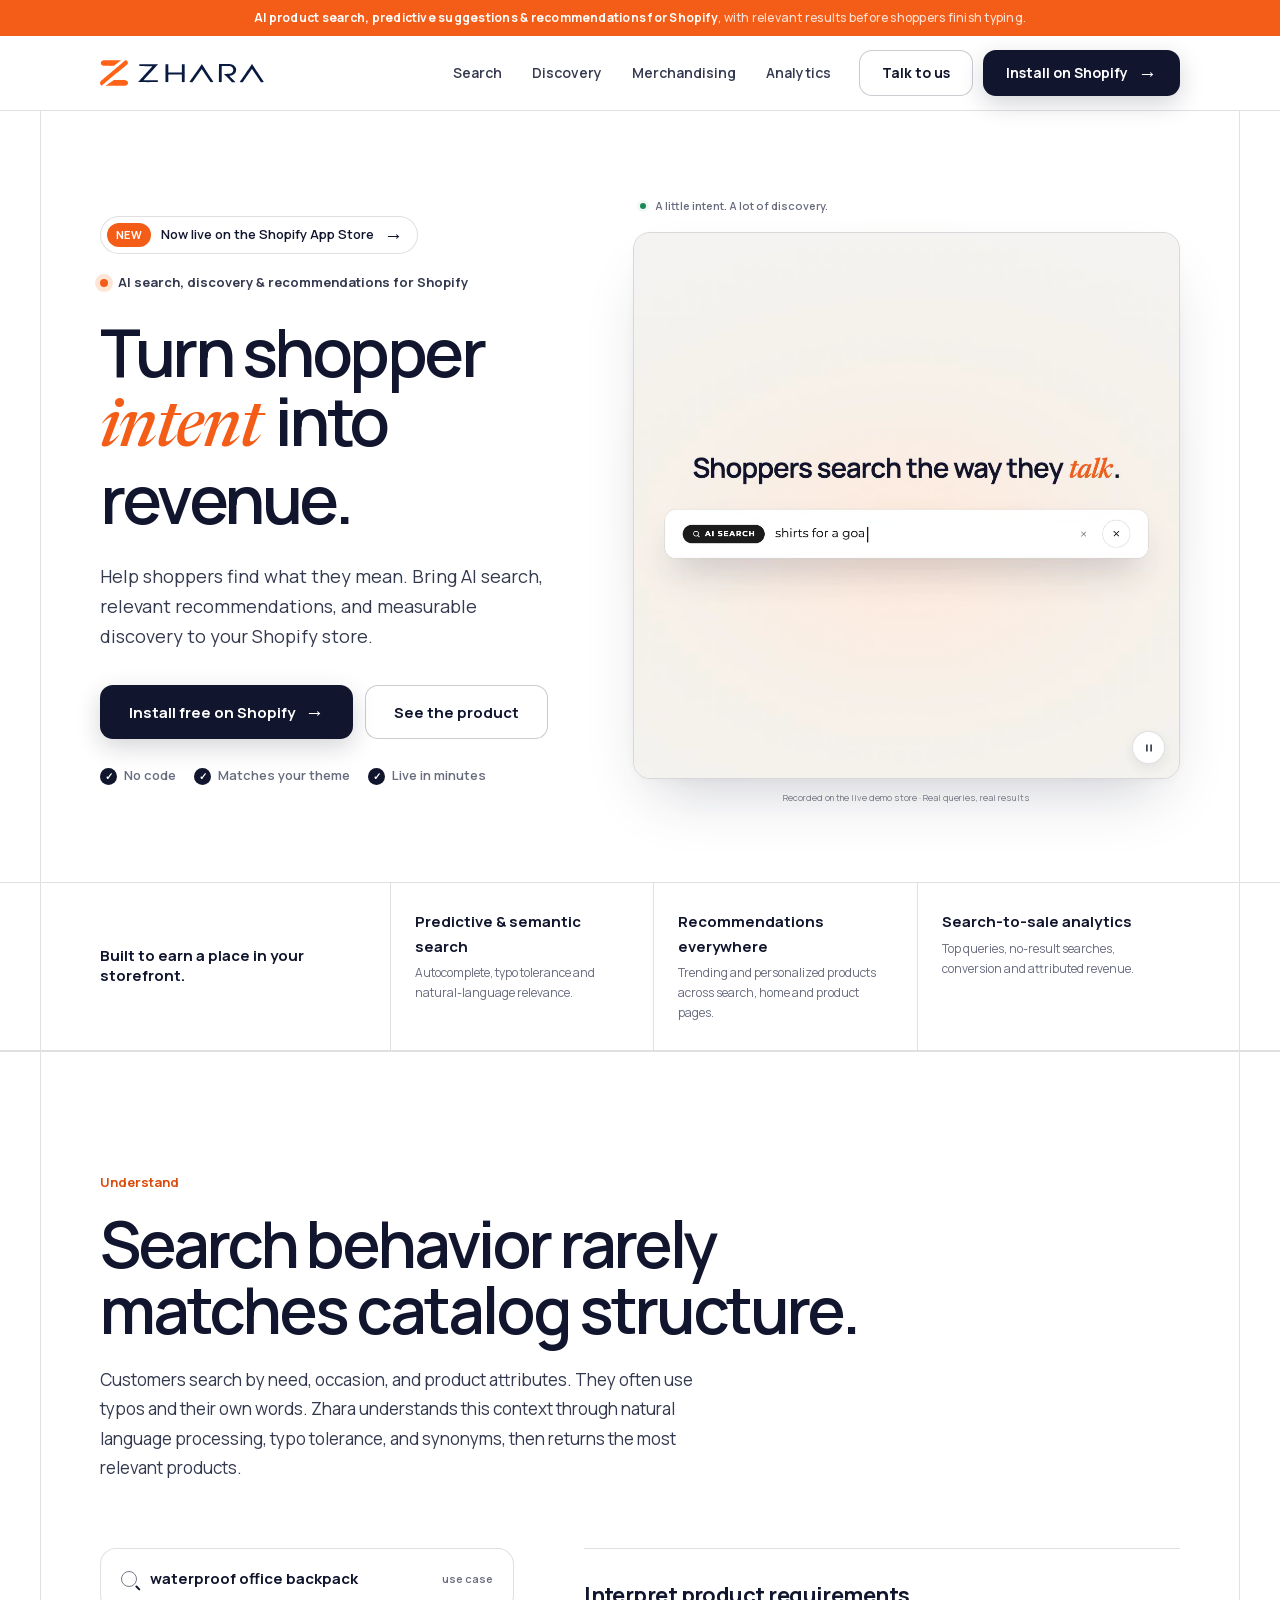
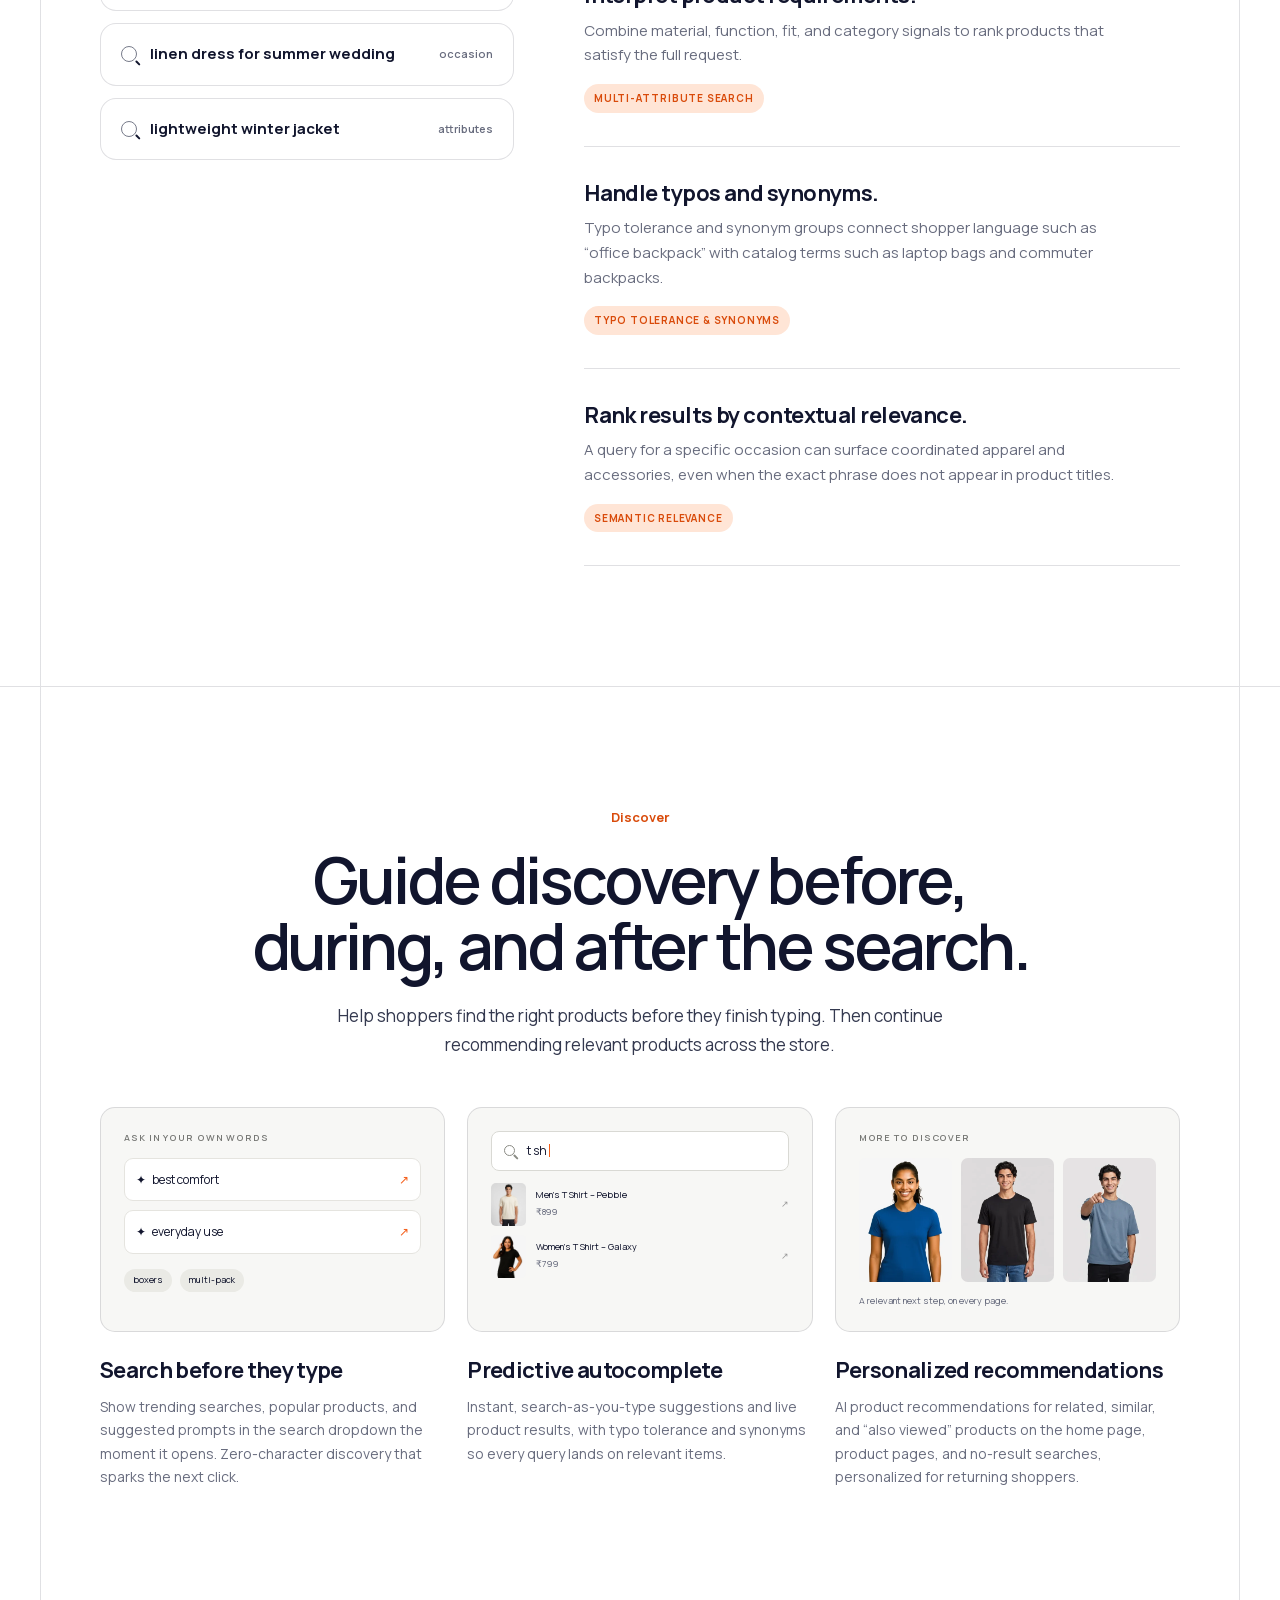
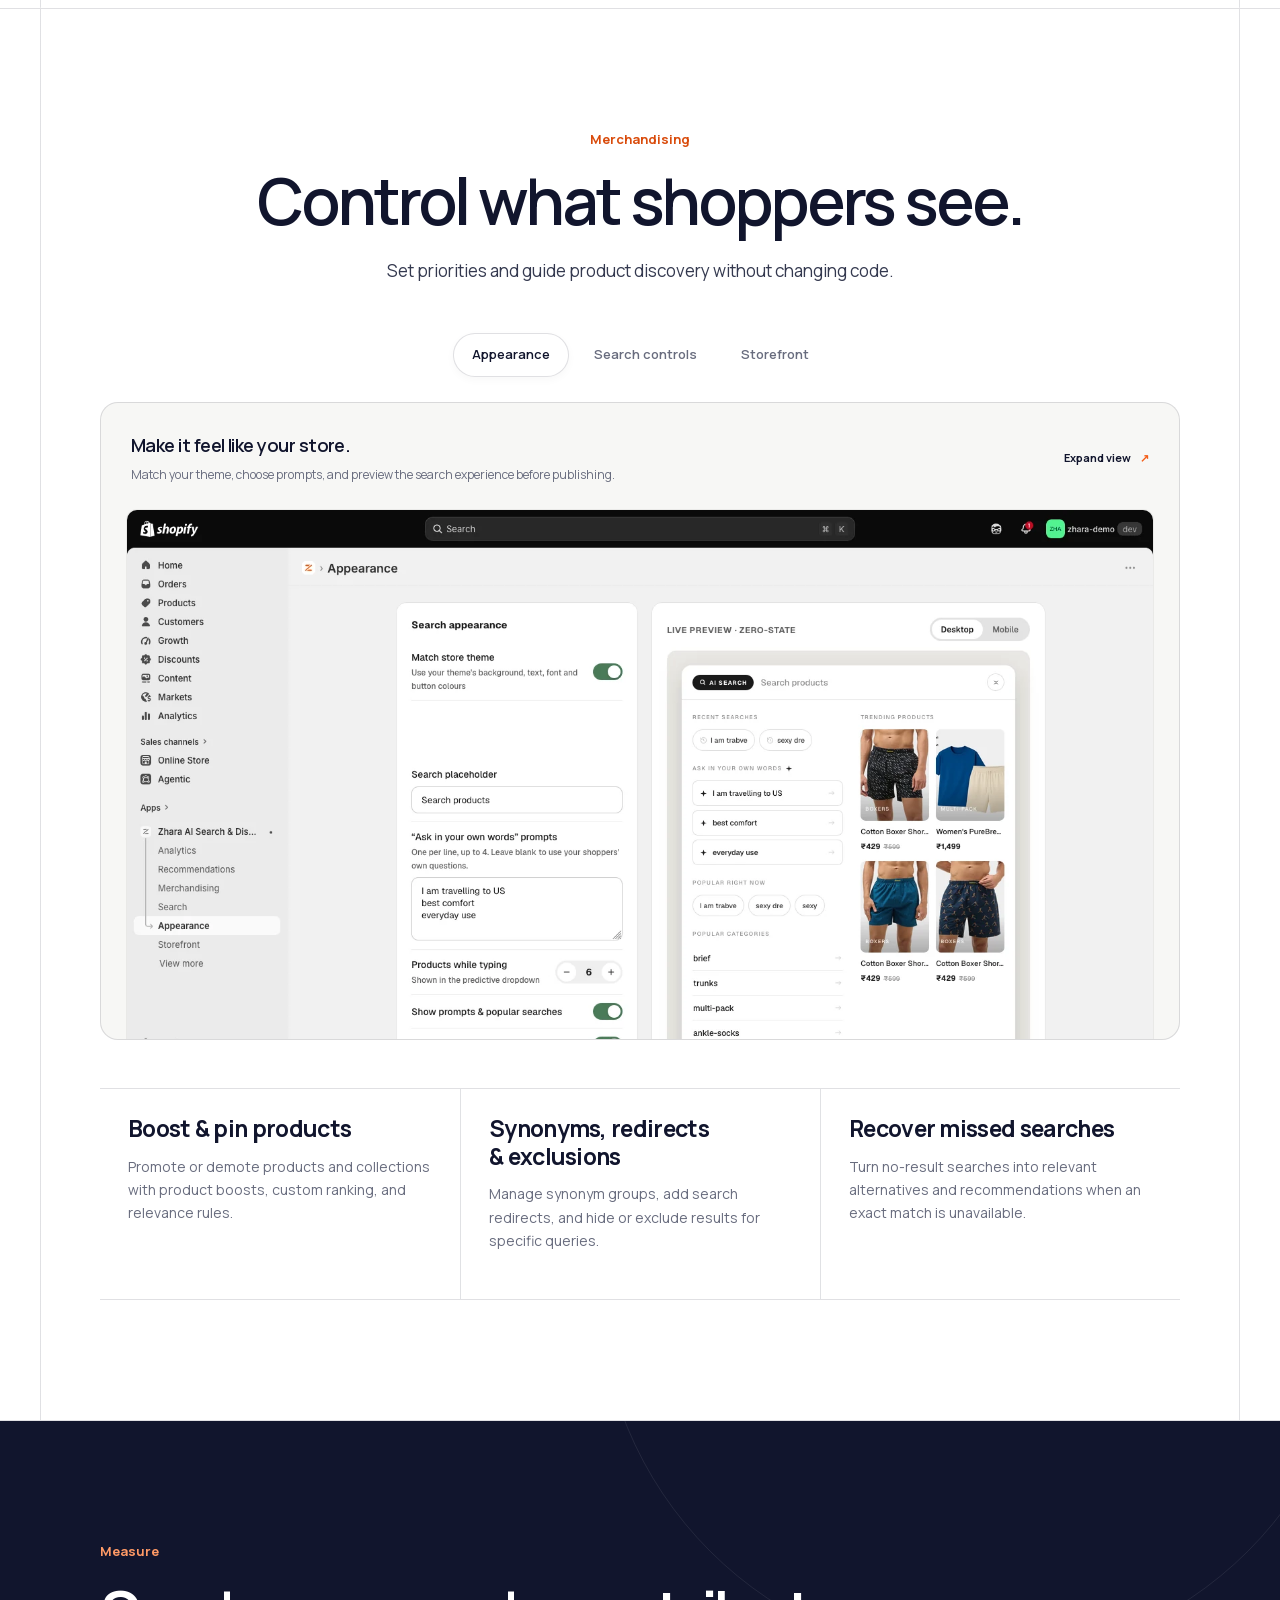
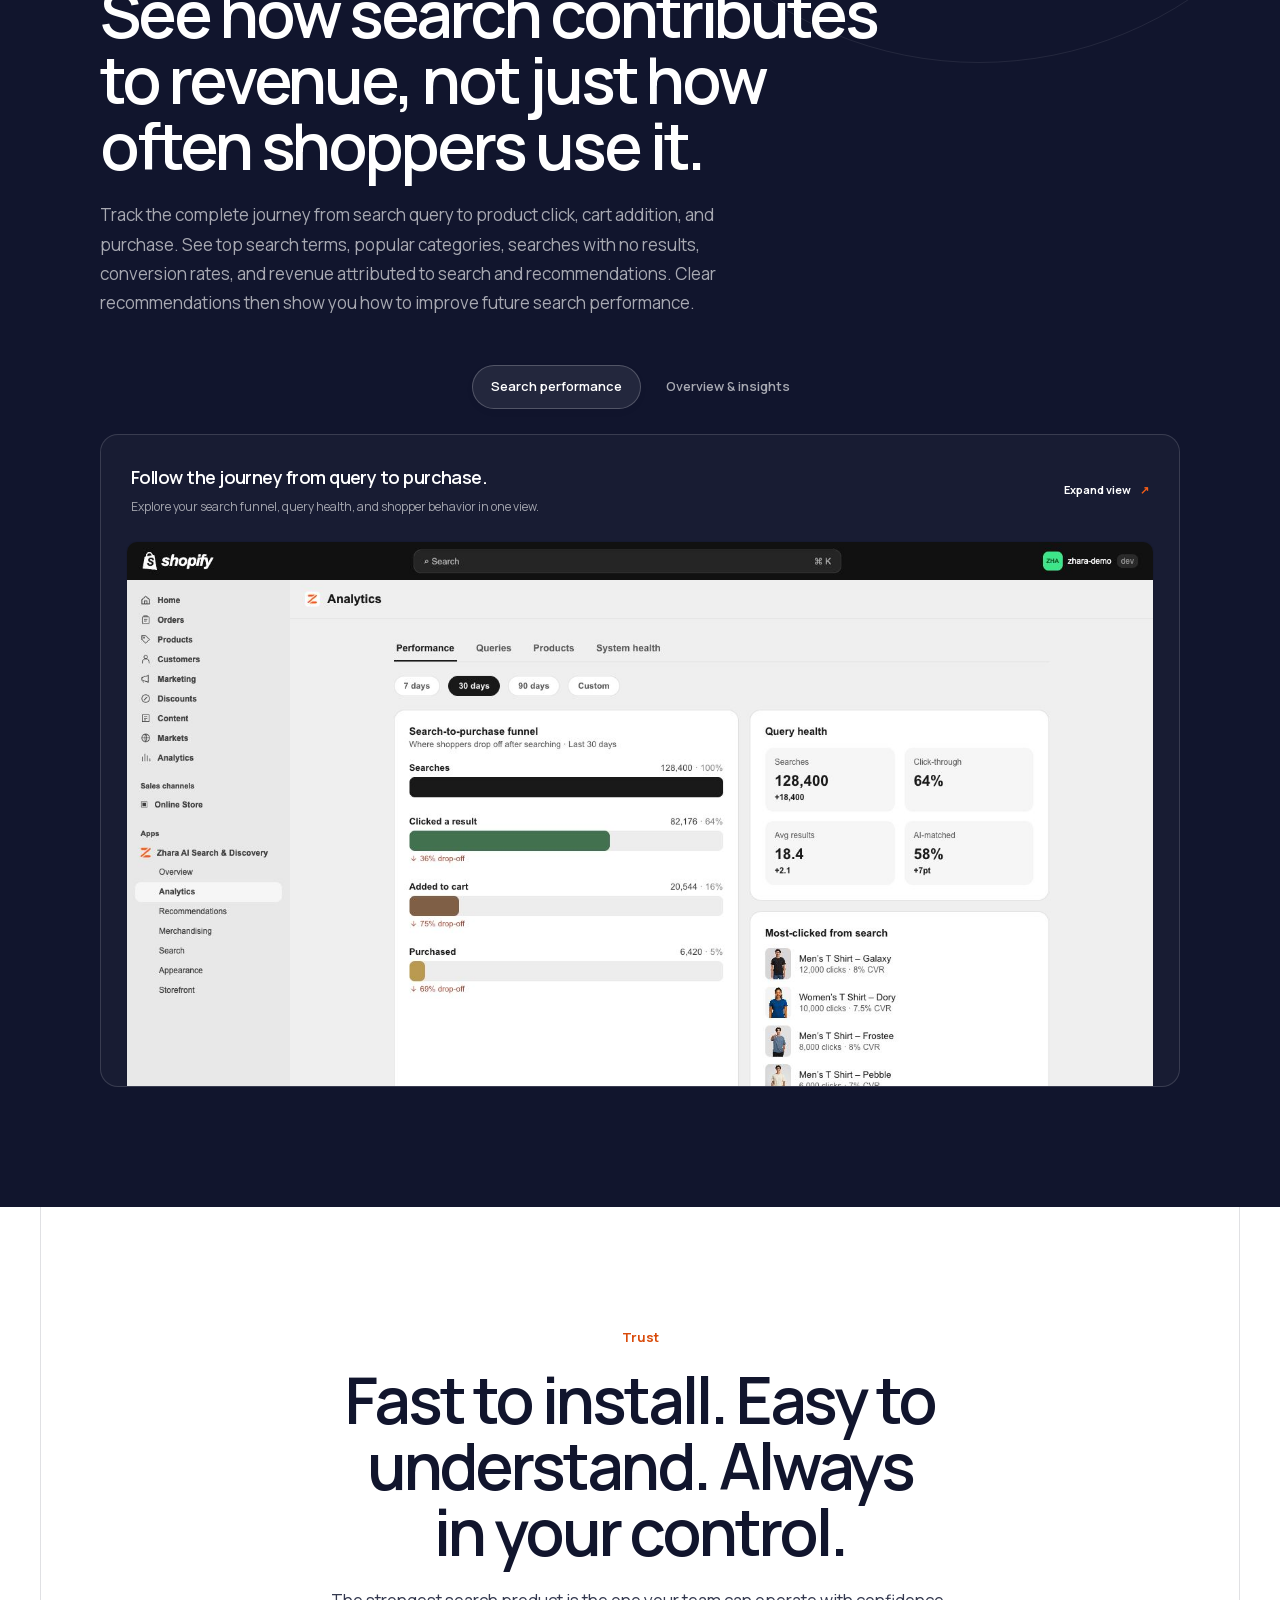
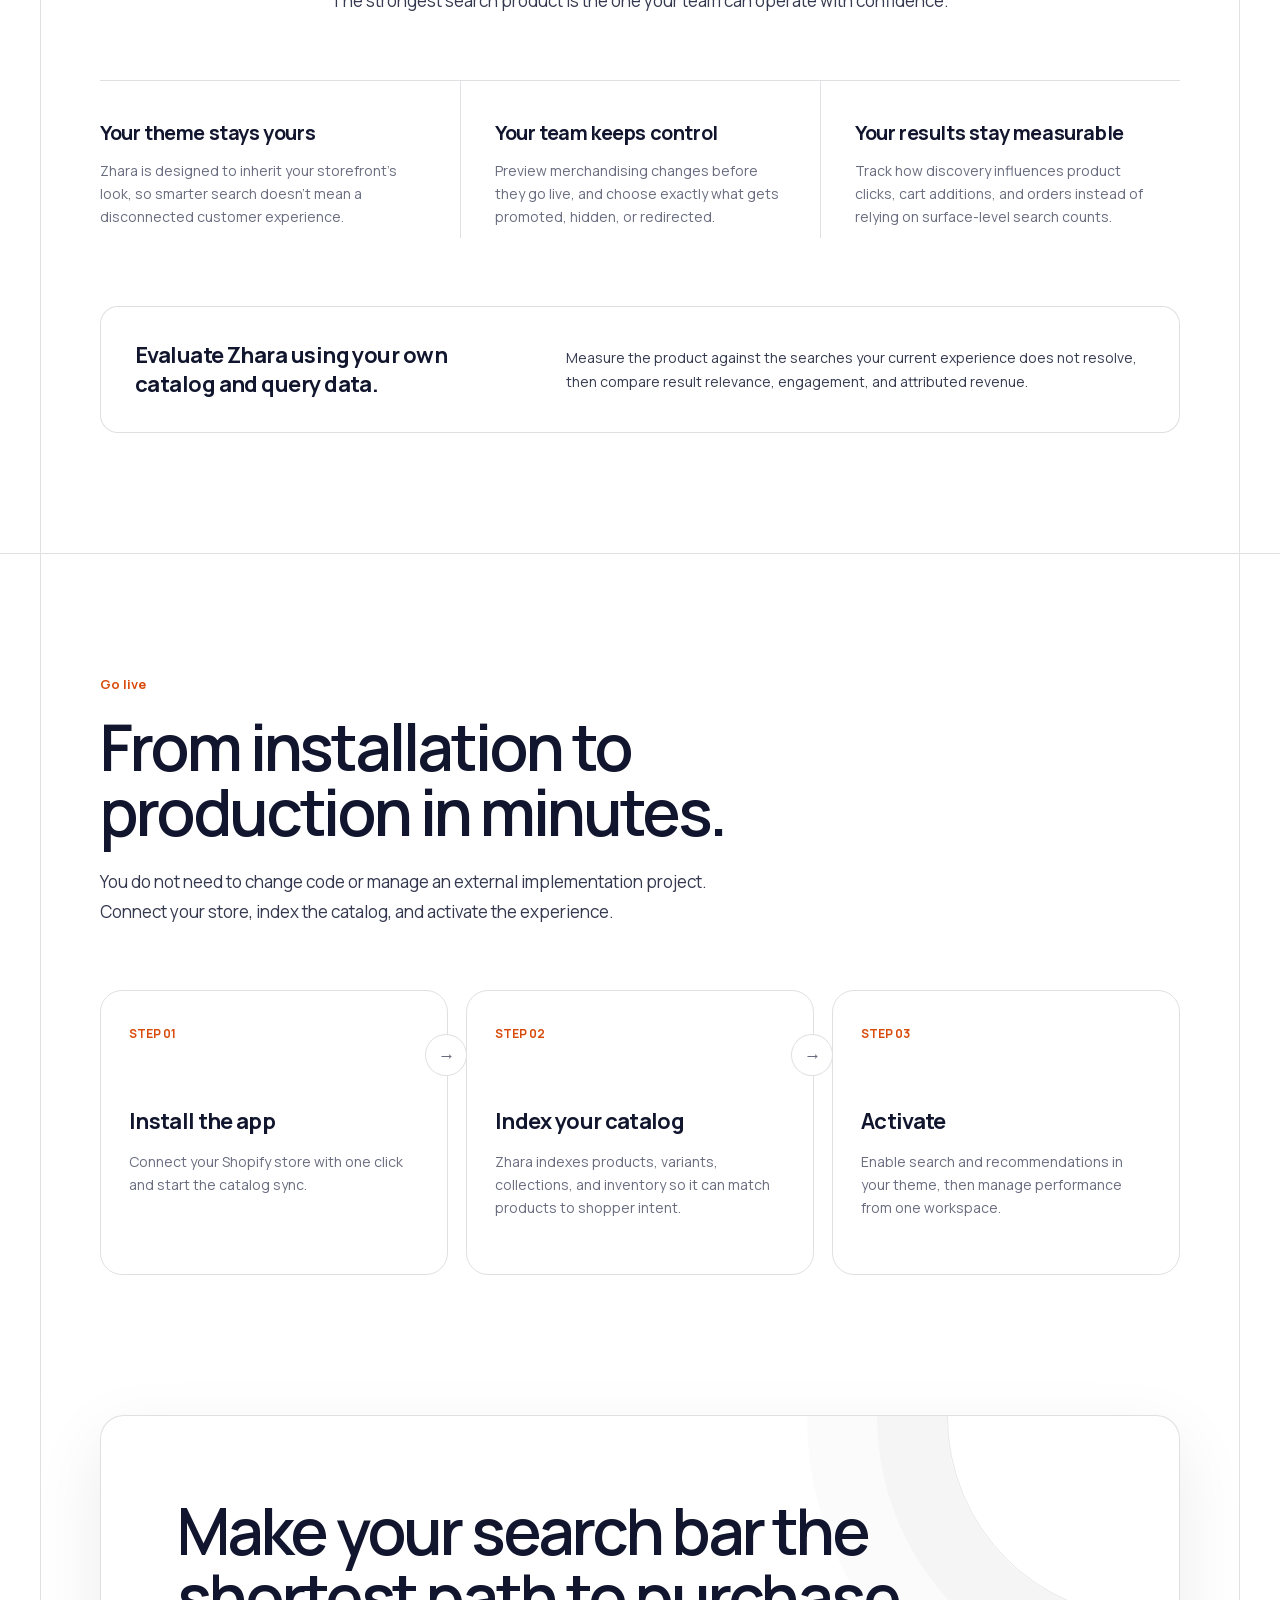
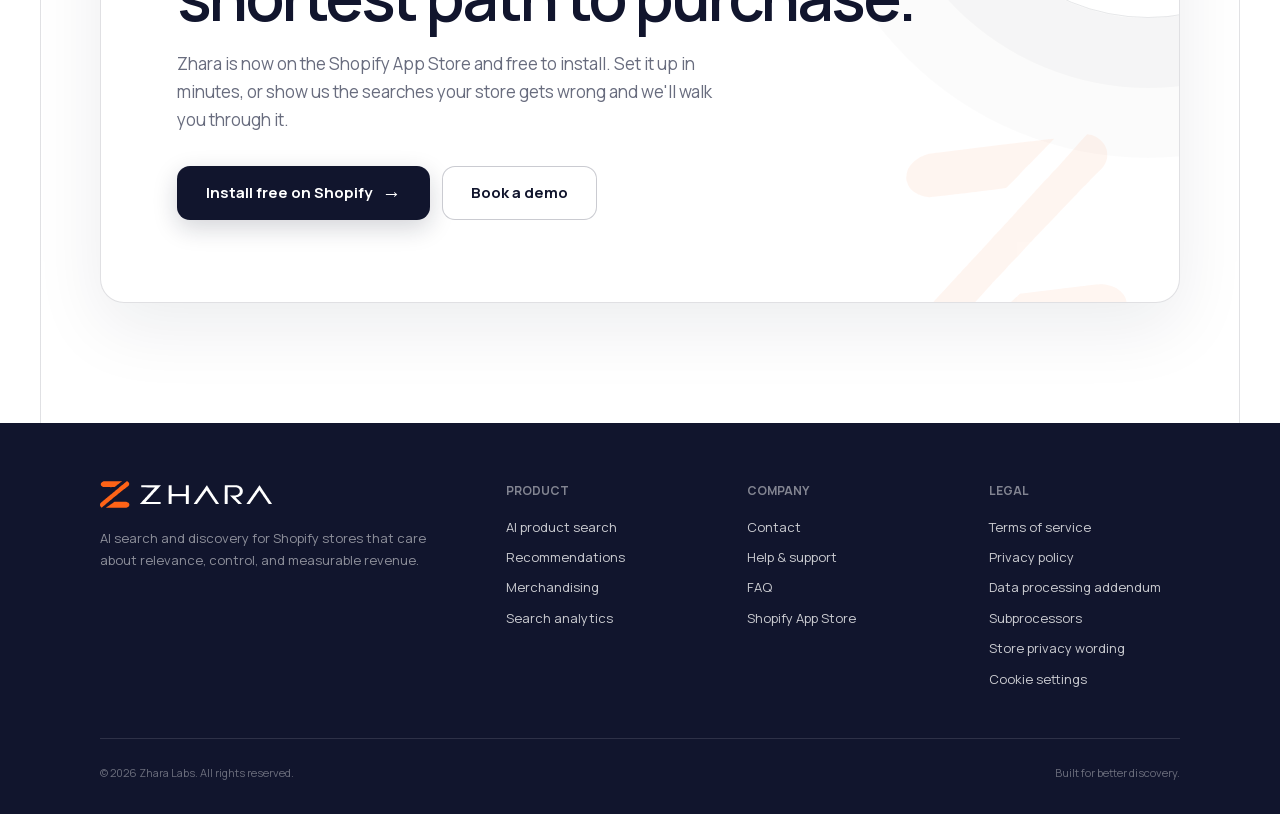
<file: index.html>
<!DOCTYPE html>
<html lang="en">
<head>
  <meta charset="UTF-8">
  <!-- Google tag (gtag.js) with Consent Mode: analytics cookies stay off in the EEA, UK and Switzerland until the visitor accepts (see /assets/consent.js) -->
  <script>
    window.dataLayer = window.dataLayer || [];
    function gtag(){dataLayer.push(arguments);}
    gtag('consent', 'default', { ad_storage: 'denied', ad_user_data: 'denied', ad_personalization: 'denied', analytics_storage: 'granted' });
    gtag('consent', 'default', {
      ad_storage: 'denied', ad_user_data: 'denied', ad_personalization: 'denied', analytics_storage: 'denied',
      region: ['AT','BE','BG','HR','CY','CZ','DK','EE','FI','FR','DE','GR','HU','IE','IT','LV','LT','LU','MT','NL','PL','PT','RO','SK','SI','ES','SE','IS','LI','NO','GB','CH']
    });
    try {
      var consent = localStorage.getItem('zhara-consent');
      if (consent === 'granted' || consent === 'denied') gtag('consent', 'update', { analytics_storage: consent });
    } catch (e) {}
    gtag('js', new Date());
    gtag('config', 'G-CWNTYSQV7Q');
  </script>
  <script async src="https://www.googletagmanager.com/gtag/js?id=G-CWNTYSQV7Q"></script>
  <script src="/assets/consent.js" defer></script>
  <meta name="viewport" content="width=device-width, initial-scale=1.0">
  <title>Zhara AI Search &amp; Discovery — Turn shopper intent into revenue</title>
  <meta name="description" content="Zhara AI Search &amp; Discovery adds AI-powered product search, predictive autocomplete, trending searches and products, and personalized recommendations to your Shopify store — with search analytics that connect discovery to revenue.">
  <meta name="application-name" content="Zhara AI Search &amp; Discovery">
  <meta name="theme-color" content="#ffffff">
  <link rel="canonical" href="https://zhara.io/">
  <meta property="og:type" content="website">
  <meta property="og:url" content="https://zhara.io/">
  <meta property="og:site_name" content="Zhara AI Search &amp; Discovery">
  <meta property="og:title" content="Zhara AI Search &amp; Discovery — Turn shopper intent into revenue">
  <meta property="og:description" content="AI product search, predictive suggestions, trending discovery, recommendations, and analytics for Shopify stores.">
  <meta property="og:image" content="https://zhara.io/assets/og.png">
  <meta property="og:image:width" content="1200">
  <meta property="og:image:height" content="630">
  <meta name="twitter:card" content="summary_large_image">
  <meta name="twitter:title" content="Zhara AI Search &amp; Discovery — Turn shopper intent into revenue">
  <meta name="twitter:description" content="AI product search, predictive suggestions, trending discovery, recommendations, and analytics for Shopify stores.">
  <meta name="twitter:image" content="https://zhara.io/assets/og.png">
  <link rel="icon" href="/favicon.ico" sizes="48x48">
  <link rel="icon" href="assets/logo/favicon.svg" type="image/svg+xml">
  <link rel="icon" href="assets/logo/favicon-32.png" type="image/png" sizes="32x32">
  <link rel="apple-touch-icon" href="assets/logo/apple-touch-icon.png">
  <link rel="manifest" href="/site.webmanifest">
  <script type="application/ld+json">
  {
    "@context": "https://schema.org",
    "@type": "SoftwareApplication",
    "name": "Zhara AI Search & Discovery",
    "url": "https://zhara.io/",
    "applicationCategory": "BusinessApplication",
    "operatingSystem": "Web",
    "description": "AI-powered product search, predictive autocomplete, trending searches, personalized recommendations, merchandising controls, and search analytics for Shopify stores.",
    "installUrl": "https://apps.shopify.com/zhara-ai-search-discovery",
    "sameAs": ["https://apps.shopify.com/zhara-ai-search-discovery"],
    "offers": { "@type": "Offer", "price": "0", "priceCurrency": "USD" }
  }
  </script>
  <link rel="preload" href="/assets/fonts/manrope-latin.woff2" as="font" type="font/woff2" crossorigin>
  <style>
    /* Self-hosted fonts (latin subset from Google Fonts). The "Fallback" faces are
       local fonts resized to Manrope/Newsreader metrics so the swap doesn't shift layout. */
    @font-face { font-family: "Manrope"; font-style: normal; font-weight: 200 800; font-display: swap; src: url(/assets/fonts/manrope-latin.woff2) format("woff2"); }
    @font-face { font-family: "Newsreader"; font-style: italic; font-weight: 500; font-display: swap; src: url(/assets/fonts/newsreader-italic-latin.woff2) format("woff2"); }
    @font-face { font-family: "Manrope Fallback"; font-weight: 100 500; src: local("Arial"), local("ArialMT"), local("Liberation Sans"), local("Arimo"); size-adjust: 103.3%; ascent-override: 103.2%; descent-override: 29%; line-gap-override: 0%; }
    @font-face { font-family: "Manrope Fallback"; font-weight: 600 900; src: local("Arial Bold"), local("Arial-BoldMT"), local("Liberation Sans Bold"), local("Arimo Bold"); size-adjust: 99%; ascent-override: 107.7%; descent-override: 30.3%; line-gap-override: 0%; }
    @font-face { font-family: "Newsreader Fallback"; font-style: italic; src: local("Times New Roman Italic"), local("TimesNewRomanPS-ItalicMT"), local("Liberation Serif Italic"), local("Tinos Italic"); size-adjust: 96%; ascent-override: 76.6%; descent-override: 27.6%; line-gap-override: 0%; }

    :root {
      --ink: #11152d;
      --ink-2: #34394f;
      --muted: #686c7e;
      --paper: #ffffff;
      --paper-2: #f7f7f5;
      --white: #ffffff;
      --line: rgba(17, 21, 45, .13);
      --line-strong: rgba(17, 21, 45, .22);
      --orange: #f45d18;
      --orange-deep: #d94b0b;
      --orange-pale: #ffe5d6;
      --green: #1c8a58;
      --font: "Manrope", "Manrope Fallback", -apple-system, BlinkMacSystemFont, "Segoe UI", sans-serif;
      --serif: "Newsreader", "Newsreader Fallback", Georgia, serif;
      --max: 1080px;
      --radius: 24px;
      --shadow: 0 30px 80px rgba(17, 21, 45, .13), 0 2px 8px rgba(17, 21, 45, .06);
    }

    * { box-sizing: border-box; margin: 0; padding: 0; }
    html { scroll-behavior: smooth; }
    body {
      background: #ffffff;
      color: var(--ink);
      font-family: var(--font);
      font-size: 16px;
      line-height: 1.65;
      -webkit-font-smoothing: antialiased;
      overflow-x: hidden;
    }
    body::before { display: none; }
    ::selection { background: var(--orange); color: white; }
    a { color: inherit; text-decoration: none; }
    img { max-width: 100%; display: block; }
    button { font: inherit; }
    .wrap { width: min(calc(100% - 96px), var(--max)); margin-inline: auto; }
    .sr-only { position: absolute; width: 1px; height: 1px; padding: 0; margin: -1px; overflow: hidden; clip: rect(0,0,0,0); white-space: nowrap; border: 0; }

    .announcement {
      min-height: 36px;
      display: flex;
      align-items: center;
      justify-content: center;
      gap: 0;
      padding: 7px 20px;
      background: var(--orange);
      color: white;
      font-size: 12px;
      font-weight: 700;
      letter-spacing: .02em;
      text-align: center;
    }
    .announcement span { opacity: .82; font-weight: 500; }

    nav {
      position: sticky;
      top: 0;
      z-index: 50;
      background: rgba(255, 255, 255, .88);
      border-bottom: 1px solid var(--line);
      backdrop-filter: blur(18px) saturate(1.2);
    }
    .nav-inner { height: 74px; display: flex; align-items: center; justify-content: space-between; gap: 28px; }
    .brand img { width: 164px; height: auto; }
    .nav-links { display: flex; align-items: center; gap: 30px; margin-left: auto; }
    .nav-links a { font-size: 14px; font-weight: 600; color: var(--ink-2); transition: color .2s ease; }
    .nav-links a:hover { color: var(--orange-deep); }
    .nav-actions { display: flex; align-items: center; gap: 10px; }

    .btn {
      min-height: 46px;
      padding: 0 22px;
      border: 1px solid transparent;
      border-radius: 13px;
      display: inline-flex;
      align-items: center;
      justify-content: center;
      gap: 10px;
      font-size: 14px;
      font-weight: 700;
      line-height: 1;
      cursor: pointer;
      transition: transform .2s ease, box-shadow .2s ease, background .2s ease, color .2s ease, border-color .2s ease;
    }
    .btn:hover { transform: translateY(-2px); }
    .btn-dark { background: var(--ink); color: white; box-shadow: 0 8px 24px rgba(17, 21, 45, .18); }
    .btn-dark:hover { background: var(--orange); box-shadow: 0 12px 28px rgba(244, 93, 24, .28); }
    .btn-light { background: rgba(255,255,255,.45); border-color: var(--line-strong); color: var(--ink); }
    .btn-light:hover { background: var(--white); border-color: var(--ink); }
    .btn-orange { background: var(--orange); color: white; box-shadow: 0 8px 24px rgba(244,93,24,.25); }
    .btn-orange:hover { background: #ff6b27; }
    .btn-lg { min-height: 54px; padding: 0 28px; font-size: 15px; }
    .arrow { font-size: 19px; line-height: 0; transition: transform .2s ease; }
    .btn:hover .arrow, .text-link:hover .arrow { transform: translateX(4px); }

    .hero {
      position: relative;
      min-height: 790px;
      padding: 102px 0 88px;
      overflow: hidden;
      background-color: #fff;
      background-image: linear-gradient(to right, var(--line) 0 1px, transparent 1px calc(100% - 1px), var(--line) calc(100% - 1px) 100%);
      background-size: min(1200px, calc(100% - 48px)) 100%;
      background-position: center;
      background-repeat: no-repeat;
    }
    .hero::before { display: none; }
    .hero::after { display: none; }
    .hero-grid { position: relative; display: grid; grid-template-columns: minmax(0, 1.12fr) minmax(420px, .88fr); gap: 52px; align-items: center; }
    .eyebrow {
      display: inline-flex;
      align-items: center;
      gap: 10px;
      margin-bottom: 24px;
      font-size: 13px;
      font-weight: 700;
      color: var(--ink-2);
    }
    .launch-pill { display: inline-flex; align-items: center; gap: 10px; margin-bottom: 18px; padding: 6px 14px 6px 6px; border: 1px solid var(--line); border-radius: 999px; background: #fff; color: var(--ink); font-size: 13px; font-weight: 600; text-decoration: none; transition: border-color .2s; }
    .launch-pill:hover { border-color: var(--ink); }
    .launch-tag { padding: 3px 9px; border-radius: 999px; background: var(--orange); color: #fff; font-size: 11px; font-weight: 700; letter-spacing: .04em; text-transform: uppercase; }
    .launch-pill + .eyebrow { display: flex; }
    .eyebrow::before { content: ""; width: 8px; height: 8px; border-radius: 50%; background: var(--orange); box-shadow: 0 0 0 5px var(--orange-pale); }
    h1, h2, h3 { text-wrap: balance; }
    h1 {
      max-width: 700px;
      font-size: clamp(52px, 5.6vw, 78px);
      line-height: 1.035;
      letter-spacing: -.052em;
      font-weight: 600;
    }
    .serif { display: inline-block; margin-right: .075em; font-family: var(--serif); font-style: italic; font-weight: 500; color: var(--orange); letter-spacing: -.025em; }
    .hero-copy { max-width: 590px; margin-top: 28px; color: var(--ink-2); font-size: 18px; line-height: 1.65; }
    .hero-actions { margin-top: 34px; display: flex; align-items: center; gap: 12px; flex-wrap: wrap; }
    .micro-proof { margin-top: 26px; display: flex; align-items: center; gap: 18px; flex-wrap: wrap; color: var(--muted); font-size: 13px; font-weight: 600; }
    .micro-proof span { display: inline-flex; align-items: center; gap: 7px; }
    .micro-proof i { width: 17px; height: 17px; border-radius: 50%; background: var(--ink); color: white; font-size: 10px; font-style: normal; display: inline-flex; align-items: center; justify-content: center; }

    .search-ico { width: 16px; height: 16px; border: 1.5px solid currentColor; border-radius: 50%; position: relative; flex: none; }
    .search-ico::after { content: ""; position: absolute; width: 6px; height: 1.5px; background: currentColor; right: -5px; bottom: -2px; transform: rotate(45deg); border-radius: 2px; }

    .proof-strip {
      border-block: 1px solid var(--line);
      background-color: #fff;
      background-image: linear-gradient(to right, var(--line) 0 1px, transparent 1px calc(100% - 1px), var(--line) calc(100% - 1px) 100%);
      background-size: min(1200px, calc(100% - 48px)) 100%;
      background-position: center;
      background-repeat: no-repeat;
    }
    .proof-grid { display: grid; grid-template-columns: 1.1fr repeat(3, 1fr); align-items: stretch; }
    .proof-intro { padding: 34px 34px 34px 0; display: flex; align-items: center; font-size: 15px; font-weight: 700; line-height: 1.35; }
    .proof-item { padding: 27px 24px; border-left: 1px solid var(--line); }
    .proof-item b { display: block; font-size: 15px; }
    .proof-item span { display: block; margin-top: 4px; color: var(--muted); font-size: 12px; }

    section {
      padding: 120px 0;
      background-color: #fff;
      background-image: linear-gradient(to right, var(--line) 0 1px, transparent 1px calc(100% - 1px), var(--line) calc(100% - 1px) 100%);
      background-size: min(1200px, calc(100% - 48px)) 100%;
      background-position: center;
      background-repeat: no-repeat;
    }
    .section-kicker { margin-bottom: 18px; color: var(--orange-deep); font-size: 13px; font-weight: 700; }
    .section-kicker span { color: var(--muted); }
    h2 { max-width: 860px; font-size: clamp(40px, 5vw, 64px); line-height: 1.03; letter-spacing: -.048em; font-weight: 600; }
    .section-copy { max-width: 640px; margin-top: 22px; color: var(--ink-2); font-size: 17px; line-height: 1.72; }
    .section-head.center { text-align: center; }
    .section-head.center h2, .section-head.center .section-copy { margin-inline: auto; }

    .story { border-block: 1px solid var(--line); }
    .story-grid { margin-top: 66px; display: grid; grid-template-columns: .82fr 1.18fr; gap: 70px; align-items: start; }
    .queries { position: sticky; top: 125px; display: grid; gap: 12px; }
    .query-chip { padding: 18px 20px; border: 1px solid var(--line); border-radius: 16px; background: var(--paper); display: flex; align-items: center; gap: 13px; font-size: 15px; font-weight: 700; transition: border-color .2s, background .2s, transform .2s; }
    .query-chip:hover { transform: translateX(5px); border-color: var(--orange); background: var(--orange-pale); }
    .query-chip small { margin-left: auto; color: var(--muted); font-size: 11px; font-weight: 600; }
    .meaning-list { border-top: 1px solid var(--line); }
    .meaning { padding: 33px 0; border-bottom: 1px solid var(--line); }
    .meaning h3 { font-size: 22px; line-height: 1.25; letter-spacing: -.025em; }
    .meaning p { margin-top: 9px; color: var(--muted); font-size: 15px; max-width: 560px; }
    .meaning-tag { display: inline-flex; margin-top: 16px; padding: 6px 10px; border-radius: 999px; background: var(--orange-pale); color: var(--orange-deep); font-size: 10px; font-weight: 700; letter-spacing: .08em; text-transform: uppercase; }

    .suite { position: relative; overflow: hidden; border-bottom: 1px solid var(--line); }
    .simple-feature-grid { margin-top: 48px; display: grid; grid-template-columns: repeat(3, 1fr); border-block: 1px solid var(--line); }
    .simple-feature { min-height: 210px; padding: 26px 28px 30px; }
    .simple-feature + .simple-feature { border-left: 1px solid var(--line); }
    .simple-feature h3 { margin-top: 0; font-size: 23px; line-height: 1.2; letter-spacing: -.03em; }
    .simple-feature p { max-width: 310px; margin-top: 12px; color: var(--muted); font-size: 14px; }

    .analytics { background: var(--ink); background-image: none; color: white; position: relative; overflow: hidden; }
    .analytics::before { content: ""; position: absolute; width: 760px; height: 760px; border-radius: 50%; border: 1px solid rgba(255,255,255,.08); top: -520px; right: -80px; }
    .analytics .section-kicker { color: #ff9a66; }
    .analytics h2 { color: white; }
    .analytics .section-copy { color: rgba(255,255,255,.63); }
    .trust-section { border-bottom: 1px solid var(--line); }
    .trust-grid { margin-top: 64px; display: grid; grid-template-columns: repeat(3, 1fr); border-top: 1px solid var(--line); }
    .trust-card { padding: 35px 34px 10px 0; }
    .trust-card + .trust-card { padding-left: 34px; border-left: 1px solid var(--line); }
    .trust-card h3 { margin-top: 0; font-size: 20px; letter-spacing: -.02em; }
    .trust-card p { margin-top: 10px; color: var(--muted); font-size: 14px; }
    .honesty { margin-top: 68px; padding: 34px; border-radius: 18px; background: #fff; border: 1px solid var(--line); display: grid; grid-template-columns: .8fr 1.2fr; gap: 45px; align-items: center; }
    .honesty strong { font-size: 22px; line-height: 1.3; letter-spacing: -.025em; }
    .honesty p { color: var(--ink-2); font-size: 14px; }

    .steps-grid { margin-top: 64px; display: grid; grid-template-columns: repeat(3, 1fr); gap: 18px; }
    .step { min-height: 285px; padding: 28px; border: 1px solid var(--line); border-radius: 22px; position: relative; }
    .step::after { content: "→"; position: absolute; right: -20px; top: 43px; width: 40px; height: 40px; border: 1px solid var(--line); border-radius: 50%; background: var(--paper); display: grid; place-items: center; z-index: 2; color: var(--muted); }
    .step:last-child::after { display: none; }
    .step-num { color: var(--orange-deep); font-size: 12px; font-weight: 700; }
    .step h3 { margin-top: 58px; font-size: 22px; letter-spacing: -.03em; }
    .step p { margin-top: 10px; color: var(--muted); font-size: 14px; }

    .cta { padding-top: 20px; padding-bottom: 120px; }
    .cta-box { position: relative; padding: 82px 76px; border: 1px solid var(--line); border-radius: 24px; overflow: hidden; background: #fff; color: var(--ink); box-shadow: 0 24px 70px rgba(17,21,45,.08); }
    .cta-box::before { content: ""; position: absolute; width: 400px; height: 400px; right: -170px; top: -200px; border: 1px solid rgba(17,21,45,.1); border-radius: 50%; box-shadow: 0 0 0 70px rgba(17,21,45,.025), 0 0 0 140px rgba(17,21,45,.015); }
    .cta-mark { position: absolute; right: 60px; bottom: -38px; width: 210px; opacity: .06; transform: rotate(-7deg); }
    .cta-box h2 { position: relative; max-width: 760px; color: var(--ink); }
    .cta-box p { position: relative; max-width: 560px; margin-top: 20px; color: var(--muted); font-size: 17px; }
    .cta-actions { position: relative; margin-top: 32px; display: flex; gap: 12px; flex-wrap: wrap; }
    .cta-box .btn-dark { background: var(--ink); }
    .cta-box .btn-light { border-color: var(--line-strong); background: #fff; color: var(--ink); }
    .cta-box .btn-light:hover { border-color: var(--ink); }

    footer { padding: 58px 0 32px; background: var(--ink); color: white; }
    .footer-top { display: grid; grid-template-columns: 1.3fr repeat(3, .7fr); gap: 50px; padding-bottom: 48px; border-bottom: 1px solid rgba(255,255,255,.12); }
    .footer-brand img { width: 172px; height: auto; }
    .footer-brand p { max-width: 360px; margin-top: 20px; color: rgba(255,255,255,.52); font-size: 13px; }
    .footer-col b { display: block; margin-bottom: 16px; font-size: 12px; color: rgba(255,255,255,.48); }
    .footer-col a { display: block; width: fit-content; margin-top: 9px; font-size: 13px; color: rgba(255,255,255,.78); }
    .footer-col a:hover { color: #ff9a66; }
    .footer-bottom { padding-top: 25px; display: flex; justify-content: space-between; gap: 20px; color: rgba(255,255,255,.38); font-size: 11px; }

    .reveal { opacity: 0; transform: translateY(18px); transition: opacity .7s cubic-bezier(.16,1,.3,1), transform .7s cubic-bezier(.16,1,.3,1); }
    .reveal.in { opacity: 1; transform: none; }

    @media (max-width: 1000px) {
      .nav-links { display: none; }
      .hero { padding-top: 76px; }
      .hero-grid { grid-template-columns: 1fr; gap: 44px; }
      .hero-copy { max-width: 700px; }
      .proof-grid { grid-template-columns: repeat(3, 1fr); }
      .proof-intro { grid-column: 1 / -1; padding: 25px 0; border-bottom: 1px solid var(--line); }
      .proof-item:first-of-type { border-left: 0; }
      .story-grid { grid-template-columns: 1fr; gap: 35px; }
      .queries { position: static; grid-template-columns: repeat(3, 1fr); }
      .query-chip { flex-wrap: wrap; }
      .query-chip small { width: 100%; margin-left: 29px; }
      .simple-feature-grid { grid-template-columns: 1fr; }
      .simple-feature { min-height: auto; padding: 24px 0; }
      .simple-feature + .simple-feature { border-left: 0; border-top: 1px solid var(--line); }
      .simple-feature h3 { margin-top: 0; }
      .trust-grid { grid-template-columns: 1fr; }
      .trust-card, .trust-card + .trust-card { padding: 28px 0; border-left: 0; border-bottom: 1px solid var(--line); }
      .honesty { grid-template-columns: 1fr; gap: 14px; }
    }

    @media (max-width: 700px) {
      .wrap { width: min(calc(100% - 56px), var(--max)); }
      .hero, .proof-strip, section { background-image: none; }
      .announcement span { display: none; }
      .nav-inner { height: 66px; }
      .brand img { width: 132px; }
      .nav-actions .btn-light { display: none; }
      .nav-actions .btn { min-height: 40px; padding: 0 15px; font-size: 12px; }
      .hero { min-height: auto; padding: 68px 0 56px; }
      h1 { font-size: clamp(46px, 13vw, 58px); line-height: 1.05; }
      .hero-copy { margin-top: 22px; font-size: 16px; }
      .hero-actions { align-items: stretch; flex-direction: column; }
      .hero-actions .btn { width: 100%; }
      .micro-proof { gap: 9px 15px; }
      .proof-grid { grid-template-columns: 1fr; }
      .proof-item, .proof-item:first-of-type { border-left: 0; border-top: 1px solid var(--line); padding-inline: 0; }
      section { padding: 82px 0; }
      h2 { font-size: clamp(37px, 11vw, 52px); }
      .section-copy { font-size: 16px; }
      .story-grid, .simple-feature-grid, .trust-grid, .steps-grid { margin-top: 42px; }
      .queries { grid-template-columns: 1fr; }
      .meaning { padding: 26px 0; }
      .steps-grid { grid-template-columns: 1fr; gap: 12px; }
      .step { min-height: auto; padding: 24px; }
      .step::after { display: none; }
      .step h3 { margin-top: 18px; }
      .cta { padding-bottom: 82px; }
      .cta-box { padding: 56px 25px; }
      .cta-mark { right: -30px; width: 160px; }
      .cta-actions { flex-direction: column; }
      .cta-actions .btn { width: 100%; }
      .footer-top { grid-template-columns: 1fr 1fr; }
      .footer-brand { grid-column: 1 / -1; }
      .footer-bottom { flex-direction: column; }
    }

    @media (prefers-reduced-motion: reduce) {
      html { scroll-behavior: auto; }
      *, *::before, *::after { animation-duration: .01ms !important; animation-iteration-count: 1 !important; transition-duration: .01ms !important; }
      .reveal { opacity: 1; transform: none; }
    }

    /* Product demo (inlined to avoid a render-blocking request) */
    /* Product motion follows the existing Manrope / Newsreader and navy / orange system. */
    .hero { padding: 86px 0 76px; min-height: 760px; }
    .hero-grid { grid-template-columns: minmax(0, .94fr) minmax(0, 1.06fr); gap: 48px; }
    .hero h1 { font-size: clamp(54px, 5.2vw, 72px); }
    .hero-copy { max-width: 460px; }
    .product-stage { position: relative; min-width: 0; isolation: isolate; margin: 0; }
    .product-stage::before { content: ''; position: absolute; inset: 3% -32px 4%; z-index: -1; border-radius: 50%; background: radial-gradient(ellipse, #ffe2d1 0, #faf5ef 45%, #fff0 70%); }
    .demo-stage-label { display: flex; align-items: center; gap: 9px; margin: 0 0 17px 7px; font-size: 11px; font-weight: 600; color: var(--muted); }
    .live-dot { display: inline-block; width: 6px; height: 6px; flex: none; background: var(--green); border-radius: 50%; box-shadow: 0 0 0 3px #1c8a5810; }
    .ui-label { display: block; font-size: 8px; line-height: 1.5; font-weight: 600; letter-spacing: .1em; color: #777875; text-transform: uppercase; margin-bottom: 13px; }
    .ui-label > span { color: var(--ink); margin-left: 3px; }
    .demo-video-frame { position: relative; border: 1px solid #d8d8db; border-radius: 17px; overflow: hidden; background: #f4f3f0; aspect-ratio: 1; box-shadow: 0 30px 60px -22px #20243c3b, 0 3px 10px #20243c05; }
    .demo-video { display: block; width: 100%; height: 100%; object-fit: cover; }
    .demo-video-frame #demo-play { position: absolute; right: 14px; bottom: 14px; box-shadow: 0 4px 12px #20243c14; }
    #demo-play { background: #fff; border: 1px solid var(--line); border-radius: 50%; width: 33px; height: 33px; cursor: pointer; display: grid; place-items: center; color: var(--ink); flex: none; }
    #demo-play svg { width: 14px; height: 14px; stroke: currentColor; stroke-width: 2; fill: none; }
    .demo-caption { margin-top: 12px; color: #858792; font-size: 9px; text-align: center; }
    /* Quiet motion and tactile product evidence through the rest of the page. */
    #discovery .simple-feature-grid { border: 0; gap: 22px; }
    #discovery .simple-feature { padding: 0; border: 0; }
    #discovery .simple-feature h3 { font-size: 22px; margin-top: 25px; }
    #discovery .simple-feature p { max-width: none; }
    .feature-visual { height: 225px; border: 1px solid var(--line); border-radius: 15px; padding: 23px; background: #f7f7f5; overflow: hidden; }
    .feature-visual .ui-label { font-size: 9px; }
    .mini-prompt { display: flex; background: #fff; border: 1px solid #e5e4df; border-radius: 9px; font-size: 12px; padding: 11px; margin-top: 9px; transition: transform .25s; }
    .mini-prompt span { margin-left: auto; color: var(--orange); }
    .simple-feature:hover .mini-prompt:first-of-type { transform: translateX(4px); }
    .mini-tags { display: flex; gap: 8px; margin-top: 15px; }
    .mini-tags span { font-size: 9px; padding: 4px 9px; background: #eaeae5; border-radius: 99px; }
    .mini-search { display: flex; align-items: center; gap: 12px; background: #fff; border: 1px solid #d9d9d4; border-radius: 8px; padding: 9px 12px; font-size: 12px; margin-bottom: 12px; }
    .mini-search .search-ico { width: 11px; height: 11px; color: #8a8b84; }
    .mini-caret { width: 1px; height: 13px; background: var(--orange); margin-left: -10px; }
    .mini-result { display: flex; align-items: center; gap: 10px; font-size: 9px; margin-top: 9px; }
    .mini-result img { width: 35px; height: 43px; border-radius: 5px; object-fit: cover; object-position: top; }
    .mini-result small { display: block; font-size: 9px; color: var(--muted); margin-top: 2px; }
    .mini-result > span:last-child { margin-left: auto; color: #999; }
    .mini-products { display: grid; grid-template-columns: repeat(3, 1fr); gap: 9px; }
    .mini-products img { width: 100%; height: 124px; object-fit: cover; object-position: top; border-radius: 7px; transition: transform .3s ease; }
    .simple-feature:hover .mini-products img:nth-child(2) { transform: translateY(-5px); }
    .mini-caption { display: block; margin-top: 12px; font-size: 9px; color: var(--muted); }
    .app-tour { margin-top: 48px; min-width: 0; }
    .tour-tabs { display: flex; justify-content: center; gap: 6px; margin-bottom: 25px; }
    .tour-tabs button { background: transparent; color: var(--muted); border: 1px solid transparent; font-size: 13px; font-weight: 600; padding: 10px 18px; border-radius: 99px; cursor: pointer; transition: color .2s, background .2s; }
    .tour-tabs button:hover { color: var(--ink); background: var(--paper-2); }
    .tour-tabs button[aria-selected="true"] { color: var(--ink); background: #fff; border-color: var(--line); box-shadow: 0 3px 9px #11152d08; }
    .tour-panel { border: 1px solid var(--line); background: #f7f7f5; padding: 25px 25px 0; border-radius: 18px; overflow: hidden; }
    .tour-panel[hidden] { display: none; }
    .tour-summary { display: flex; justify-content: space-between; align-items: center; gap: 28px; padding: 3px 5px 24px; }
    .tour-summary h3 { font-size: 18px; font-weight: 600; letter-spacing: -.03em; }
    .tour-summary p { color: var(--muted); font-size: 12px; margin-top: 5px; max-width: 650px; }
    .expand-shot { border: 0; background: none; white-space: nowrap; color: var(--ink); font-size: 11px; font-weight: 700; cursor: pointer; padding: 10px 0 10px 12px; }
    .expand-shot span { margin-left: 7px; color: var(--orange); }
    .screenshot-viewport { max-height: 530px; overflow: auto; border-radius: 11px 11px 0 0; border: 1px solid #0000000d; border-bottom: 0; scrollbar-width: thin; scrollbar-color: #c9c9c6 #f2f2f0; }
    .screenshot-viewport img { width: 100%; height: auto; }
    .analytics .tour-tabs button { color: #ffffffa3; }
    .analytics .tour-tabs button:hover { background: #ffffff12; color: #fff; }
    .analytics .tour-tabs button[aria-selected="true"] { background: #ffffff14; border-color: #ffffff36; color: #fff; }
    .analytics .tour-panel { background: #ffffff08; border-color: #ffffff24; }
    .analytics .tour-summary p { color: #ffffff99; }
    .analytics .expand-shot { color: #fff; }
    .analytics .screenshot-viewport { max-height: 545px; }
    .screenshot-dialog { position: fixed; inset: 0; margin: auto; width: min(1300px, 94vw); height: min(90vh, 1100px); max-width: none; max-height: none; border: 1px solid #ffffff33; border-radius: 15px; background: #f1f1f1; color: var(--ink); box-shadow: 0 30px 100px #0005; padding: 0; }
    .screenshot-dialog::backdrop { background: #0b1026b3; backdrop-filter: blur(7px); }
    .dialog-toolbar { height: 57px; display: flex; align-items: center; justify-content: space-between; padding: 0 22px; background: #fff; border-bottom: 1px solid var(--line); }
    .dialog-toolbar strong { font-size: 14px; }
    .dialog-toolbar button { border: 0; background: #f5f5f3; border-radius: 50%; width: 32px; height: 32px; font-size: 23px; cursor: pointer; }
    .dialog-actions { display: flex; align-items: center; gap: 8px; flex-shrink: 0; }
    .dialog-toolbar .dialog-zoom { display: none; }
    .dialog-image { height: calc(100% - 57px); overflow: auto; }
    .dialog-image img { width: 100%; max-width: none; height: auto; }
    body:has(.screenshot-dialog[open]) { overflow: hidden; }
    button:focus-visible, a:focus-visible, .screenshot-viewport:focus-visible { outline: 2px solid var(--orange); outline-offset: 5px; }
    section[id], #product-demo { scroll-margin-top: 100px; }
    @media (max-width: 1000px) {
      .hero-grid { grid-template-columns: 1fr; gap: 50px; }
      .hero-content { max-width: 660px; }
      .hero-copy { max-width: 610px; }
      .product-stage { width: min(100%, 570px); margin-inline: auto; }
      #discovery .simple-feature-grid { grid-template-columns: repeat(3, 1fr); gap: 17px; }
      .feature-visual { padding: 16px; }
      #discovery .simple-feature h3 { font-size: 19px; }
      .mini-result { font-size: 8px; }
      .mini-result > span:last-child { display: none; }
    }
    @media (max-width: 700px) {
      .hero { padding: 57px 0 55px; }
      .hero h1 { font-size: clamp(46px, 11.8vw, 66px); }
      .hero-grid { gap: 47px; }
      .product-stage::before { inset-inline: -20px; }
      .demo-stage-label { font-size: 10px; }
      .ui-label { font-size: 7px; letter-spacing: .06em; }
      .demo-caption { font-size: 8px; }
      #discovery .simple-feature-grid { grid-template-columns: 1fr; gap: 32px; }
      .feature-visual { padding: 23px; height: 225px; }
      #discovery .simple-feature h3 { font-size: 23px; margin-top: 19px; }
      .mini-result { font-size: 10px; }
      .mini-products img { height: 126px; }
      .tour-tabs { gap: 2px; }
      .tour-tabs button { font-size: 11px; padding: 9px 10px; min-height: 44px; }
      .tour-panel { padding: 16px 12px 12px; border-radius: 13px; }
      .tour-summary { display: block; padding: 0 2px 14px; }
      .tour-summary h3 { font-size: 17px; }
      .tour-summary p { font-size: 11px; }
      .expand-shot { min-height: 44px; padding: 10px 0; margin-top: 4px; }
      .screenshot-viewport, .analytics .screenshot-viewport { max-height: none; overflow: hidden; border-radius: 8px; border-bottom: 1px solid #0000000d; }
      .screenshot-viewport img { width: 100%; max-width: 100%; height: auto; margin: 0; }
      .screenshot-dialog { width: 100%; height: 100%; height: 100dvh; border: 0; border-radius: 0; }
      .screenshot-dialog[open] { display: flex; flex-direction: column; }
      .dialog-toolbar { height: auto; min-height: 64px; flex-shrink: 0; gap: 12px; padding: 10px 14px; padding-top: max(10px, env(safe-area-inset-top)); }
      .dialog-toolbar strong { min-width: 0; font-size: 12px; line-height: 1.5; }
      .dialog-toolbar button { width: 44px; height: 44px; }
      .dialog-toolbar .dialog-zoom { display: block; width: auto; padding: 0 13px; border-radius: 9px; font-size: 12px; font-weight: 600; }
      .dialog-image { height: auto; flex: 1; min-height: 0; overscroll-behavior: contain; }
      .dialog-image img { width: 100%; }
      .screenshot-dialog.is-zoomed .dialog-image img { width: 1200px; }
    }
    #demo-play[hidden] { display: none; }
    @media (max-width: 380px) {
      .nav-inner { gap: 12px; }
      .brand img { width: 115px; }
      .nav-actions .btn { white-space: nowrap; padding-inline: 12px; }
    }
  </style>
</head>
<body>
  <div class="announcement">AI product search, predictive suggestions &amp; recommendations for Shopify<span>, with relevant results before shoppers finish typing.</span></div>

  <nav aria-label="Main navigation">
    <div class="wrap nav-inner">
      <a href="#top" class="brand" aria-label="Zhara home"><img src="assets/logo/zhara-logo.svg" alt="Zhara" width="1302" height="209"></a>
      <div class="nav-links">
        <a href="#product">Search</a>
        <a href="#discovery">Discovery</a>
        <a href="#features">Merchandising</a>
        <a href="#analytics">Analytics</a>
      </div>
      <div class="nav-actions">
        <a href="mailto:hello@zhara.app" class="btn btn-light">Talk to us</a>
        <a href="https://apps.shopify.com/zhara-ai-search-discovery?utm_source=zhara.io" class="btn btn-dark">Install on Shopify <span class="arrow">→</span></a>
      </div>
    </div>
  </nav>

  <main>
    <header class="hero" id="top">
      <div class="wrap hero-grid">
        <div class="hero-content">
          <a href="https://apps.shopify.com/zhara-ai-search-discovery?utm_source=zhara.io" class="launch-pill"><span class="launch-tag">New</span>Now live on the Shopify App Store <span class="arrow">→</span></a>
          <div class="eyebrow">AI search, discovery &amp; recommendations for Shopify</div>
          <h1>Turn shopper <span class="serif">intent</span> into revenue.</h1>
          <p class="hero-copy">Help shoppers find what they mean. Bring AI search, relevant recommendations, and measurable discovery to your Shopify store.</p>
          <div class="hero-actions">
            <a href="https://apps.shopify.com/zhara-ai-search-discovery?utm_source=zhara.io" class="btn btn-dark btn-lg">Install free on Shopify <span class="arrow">→</span></a>
            <a href="#product" class="btn btn-light btn-lg">See the product</a>
          </div>
          <div class="micro-proof" aria-label="Product benefits">
            <span><i>✓</i>No code</span>
            <span><i>✓</i>Matches your theme</span>
            <span><i>✓</i>Live in minutes</span>
          </div>
        </div>

        <figure class="product-stage" id="product-demo" aria-label="Zhara search, recorded on the live demo store">
          <div class="demo-stage-label"><span class="live-dot"></span> A little intent. A lot of discovery.</div>
          <div class="demo-video-frame">
            <video id="hero-video" class="demo-video" width="1080" height="1080" muted loop playsinline preload="metadata" poster="assets/demo/hero-search-poster.webp" aria-label="Zhara search answering &quot;shirts for a goa trip&quot;, &quot;comfy stuff to lounge at home&quot; and &quot;something warm for winter&quot; with matching products">
              <source src="assets/demo/hero-search.webm" type="video/webm">
              <source src="assets/demo/hero-search.mp4" type="video/mp4">
            </video>
            <button type="button" id="demo-play" aria-label="Pause product video"><svg viewBox="0 0 20 20" aria-hidden="true"><path d="M7 5v10M13 5v10"/></svg></button>
          </div>
          <figcaption class="demo-caption">Recorded on the live demo store · Real queries, real results</figcaption>
        </figure>
      </div>
    </header>

    <div class="proof-strip" aria-label="Zhara product foundations">
      <div class="wrap proof-grid">
        <div class="proof-intro">Built to earn a place in your storefront.</div>
        <div class="proof-item"><b>Predictive &amp; semantic search</b><span>Autocomplete, typo tolerance and natural-language relevance.</span></div>
        <div class="proof-item"><b>Recommendations everywhere</b><span>Trending and personalized products across search, home and product pages.</span></div>
        <div class="proof-item"><b>Search-to-sale analytics</b><span>Top queries, no-result searches, conversion and attributed revenue.</span></div>
      </div>
    </div>

    <section class="story" id="product">
      <div class="wrap">
        <div class="section-head reveal">
          <div class="section-kicker">Understand</div>
          <h2>Search behavior rarely matches catalog structure.</h2>
          <p class="section-copy">Customers search by need, occasion, and product attributes. They often use typos and their own words. Zhara understands this context through natural language processing, typo tolerance, and synonyms, then returns the most relevant products.</p>
        </div>
        <div class="story-grid">
          <div class="queries reveal" aria-label="Example shopper searches">
            <div class="query-chip"><span class="search-ico" style="border-color:#777b8a"></span>waterproof office backpack <small>use case</small></div>
            <div class="query-chip"><span class="search-ico" style="border-color:#777b8a"></span>linen dress for summer wedding <small>occasion</small></div>
            <div class="query-chip"><span class="search-ico" style="border-color:#777b8a"></span>lightweight winter jacket <small>attributes</small></div>
          </div>
          <div class="meaning-list reveal">
            <article class="meaning">
              <div><h3>Interpret product requirements.</h3><p>Combine material, function, fit, and category signals to rank products that satisfy the full request.</p><span class="meaning-tag">Multi-attribute search</span></div>
            </article>
            <article class="meaning">
              <div><h3>Handle typos and synonyms.</h3><p>Typo tolerance and synonym groups connect shopper language such as “office backpack” with catalog terms such as laptop bags and commuter backpacks.</p><span class="meaning-tag">Typo tolerance &amp; synonyms</span></div>
            </article>
            <article class="meaning">
              <div><h3>Rank results by contextual relevance.</h3><p>A query for a specific occasion can surface coordinated apparel and accessories, even when the exact phrase does not appear in product titles.</p><span class="meaning-tag">Semantic relevance</span></div>
            </article>
          </div>
        </div>
      </div>
    </section>

    <section class="suite" id="discovery">
      <div class="wrap">
        <div class="section-head center reveal">
          <div class="section-kicker">Discover</div>
          <h2>Guide discovery before, during, and after the search.</h2>
          <p class="section-copy">Help shoppers find the right products before they finish typing. Then continue recommending relevant products across the store.</p>
        </div>
        <div class="simple-feature-grid reveal">
          <article class="simple-feature"><div class="feature-visual discovery-visual" aria-hidden="true"><span class="ui-label">ASK IN YOUR OWN WORDS</span><div class="mini-prompt">✦ &nbsp; best comfort <span>↗</span></div><div class="mini-prompt">✦ &nbsp; everyday use <span>↗</span></div><div class="mini-tags"><span>boxers</span><span>multi-pack</span></div></div><h3>Search before they type</h3><p>Show trending searches, popular products, and suggested prompts in the search dropdown the moment it opens. Zero-character discovery that sparks the next click.</p></article>
          <article class="simple-feature"><div class="feature-visual autocomplete-visual" aria-hidden="true"><div class="mini-search"><span class="search-ico"></span> t sh<span class="mini-caret"></span></div><div class="mini-result"><img src="assets/demo/pebble.webp" alt="" loading="lazy"><span>Men’s T Shirt – Pebble<small>₹899</small></span><span>↗</span></div><div class="mini-result"><img src="assets/demo/women-galaxy.webp" alt="" loading="lazy"><span>Women’s T Shirt – Galaxy<small>₹799</small></span><span>↗</span></div></div><h3>Predictive autocomplete</h3><p>Instant, search-as-you-type suggestions and live product results, with typo tolerance and synonyms so every query lands on relevant items.</p></article>
          <article class="simple-feature"><div class="feature-visual recommendation-visual" aria-hidden="true"><span class="ui-label">MORE TO DISCOVER</span><div class="mini-products"><img src="assets/demo/dory.webp" alt="" loading="lazy"><img src="assets/demo/galaxy.webp" alt="" loading="lazy"><img src="assets/demo/frostee.webp" alt="" loading="lazy"></div><span class="mini-caption">A relevant next step, on every page.</span></div><h3>Personalized recommendations</h3><p>AI product recommendations for related, similar, and “also viewed” products on the home page, product pages, and no-result searches, personalized for returning shoppers.</p></article>
        </div>
      </div>
    </section>

    <section class="suite" id="features">
      <div class="wrap">
        <div class="section-head center reveal">
          <div class="section-kicker">Merchandising</div>
          <h2>Control what shoppers see.</h2>
          <p class="section-copy">Set priorities and guide product discovery without changing code.</p>
        </div>
        <div class="app-tour reveal" data-tour="controls">
<div class="tour-tabs" role="tablist" aria-label="Controls product views">
          <button type="button" role="tab" id="controls-appearance-tab" aria-controls="controls-appearance" aria-selected="true" tabindex="0">Appearance</button>
          <button type="button" role="tab" id="controls-search-tab" aria-controls="controls-search" aria-selected="false" tabindex="-1">Search controls</button>
          <button type="button" role="tab" id="controls-storefront-tab" aria-controls="controls-storefront" aria-selected="false" tabindex="-1">Storefront</button>
          </div>
          <div class="tour-panel" role="tabpanel" id="controls-appearance" aria-labelledby="controls-appearance-tab">
          <div class="tour-summary">
          <div>
          <h3>Make it feel like your store.</h3>
          <p>Match your theme, choose prompts, and preview the search experience before publishing.</p>
          </div>
          <button type="button" class="expand-shot" data-image="assets/demo/appearance.webp" data-title="Zhara Appearance">Expand view <span aria-hidden="true">↗</span>
          </button>
          </div>
          <div class="screenshot-viewport" tabindex="0" aria-label="Appearance screenshot; scroll to explore">
          <img src="assets/demo/appearance.webp" alt="Zhara Appearance inside Shopify admin" loading="lazy" width="1526" height="1020">
          </div>
          </div>
          <div class="tour-panel" role="tabpanel" id="controls-search" aria-labelledby="controls-search-tab" hidden>
          <div class="tour-summary">
          <div>
          <h3>Your catalog. Your rules.</h3>
          <p>Choose ranking presets, manage synonyms, and personalize results for returning shoppers.</p>
          </div>
          <button type="button" class="expand-shot" data-image="assets/demo/search.webp" data-title="Zhara Search controls">Expand view <span aria-hidden="true">↗</span>
          </button>
          </div>
          <div class="screenshot-viewport" tabindex="0" aria-label="Search controls screenshot; scroll to explore">
          <img src="assets/demo/search.webp" alt="Zhara Search controls inside Shopify admin" loading="lazy" width="1526" height="3010">
          </div>
          </div>
          <div class="tour-panel" role="tabpanel" id="controls-storefront" aria-labelledby="controls-storefront-tab" hidden>
          <div class="tour-summary">
          <div>
          <h3>One place to bring it all together.</h3>
          <p>Manage your search widget, recommendation blocks, catalog sync, and event tracking.</p>
          </div>
          <button type="button" class="expand-shot" data-image="assets/demo/storefront.webp" data-title="Zhara Storefront">Expand view <span aria-hidden="true">↗</span>
          </button>
          </div>
          <div class="screenshot-viewport" tabindex="0" aria-label="Storefront screenshot; scroll to explore">
          <img src="assets/demo/storefront.webp" alt="Zhara Storefront inside Shopify admin" loading="lazy" width="1526" height="819">
          </div>
          </div>
          </div>
        <div class="simple-feature-grid reveal">
          <article class="simple-feature"><h3>Boost &amp; pin products</h3><p>Promote or demote products and collections with product boosts, custom ranking, and relevance rules.</p></article>
          <article class="simple-feature"><h3>Synonyms, redirects &amp; exclusions</h3><p>Manage synonym groups, add search redirects, and hide or exclude results for specific queries.</p></article>
          <article class="simple-feature"><h3>Recover missed searches</h3><p>Turn no-result searches into relevant alternatives and recommendations when an exact match is unavailable.</p></article>
        </div>
      </div>
    </section>

    <section class="analytics" id="analytics">
      <div class="wrap">
        <div class="section-head reveal">
          <div class="section-kicker">Measure</div>
          <h2>See how search contributes to revenue, not just how often shoppers use it.</h2>
          <p class="section-copy">Track the complete journey from search query to product click, cart addition, and purchase. See top search terms, popular categories, searches with no results, conversion rates, and revenue attributed to search and recommendations. Clear recommendations then show you how to improve future search performance.</p>
        </div>
        <div class="app-tour reveal" data-tour="measurement">
<div class="tour-tabs" role="tablist" aria-label="Measurement product views">
          <button type="button" role="tab" id="measurement-analytics-tab" aria-controls="measurement-analytics" aria-selected="true" tabindex="0">Search performance</button>
          <button type="button" role="tab" id="measurement-overview-tab" aria-controls="measurement-overview" aria-selected="false" tabindex="-1">Overview & insights</button>
          </div>
          <div class="tour-panel" role="tabpanel" id="measurement-analytics" aria-labelledby="measurement-analytics-tab">
          <div class="tour-summary">
          <div>
          <h3>Follow the journey from query to purchase.</h3>
          <p>Explore your search funnel, query health, and shopper behavior in one view.</p>
          </div>
          <button type="button" class="expand-shot" data-image="assets/demo/analytics-illustrative.webp" data-title="Zhara Search performance · Illustrative data">Expand view <span aria-hidden="true">↗</span>
          </button>
          </div>
          <div class="screenshot-viewport" tabindex="0" aria-label="Search performance screenshot; scroll to explore">
          <img src="assets/demo/analytics-illustrative.webp" alt="Illustrative Zhara analytics: 128,400 searches, 82,176 clicks, 20,544 cart additions, and 6,420 purchases." loading="lazy" width="1511" height="1106">
          </div>
          </div>
          <div class="tour-panel" role="tabpanel" id="measurement-overview" aria-labelledby="measurement-overview-tab" hidden>
          <div class="tour-summary">
          <div>
          <h3>See the opportunities in every search.</h3>
          <p>Review top queries, searches that need attention, and revenue attribution.</p>
          </div>
          <button type="button" class="expand-shot" data-image="assets/demo/overview-illustrative.webp" data-title="Zhara Overview & insights · Illustrative data">Expand view <span aria-hidden="true">↗</span>
          </button>
          </div>
          <div class="screenshot-viewport" tabindex="0" aria-label="Overview & insights screenshot; scroll to explore">
          <img src="assets/demo/overview-illustrative.webp" alt="Illustrative Zhara overview: 102,720 sessions, 128,400 searches, a 6.25% session-to-purchase rate, and ₹93.6 lakh in attributed revenue." loading="lazy" width="1511" height="1389">
          </div>
          </div>
          </div>
      </div>
    </section>

    <section class="trust-section" id="trust">
      <div class="wrap">
        <div class="section-head center reveal">
          <div class="section-kicker">Trust</div>
          <h2>Fast to install. Easy to understand. Always in your control.</h2>
          <p class="section-copy">The strongest search product is the one your team can operate with confidence.</p>
        </div>
        <div class="trust-grid reveal">
          <article class="trust-card"><h3>Your theme stays yours</h3><p>Zhara is designed to inherit your storefront’s look, so smarter search doesn’t mean a disconnected customer experience.</p></article>
          <article class="trust-card"><h3>Your team keeps control</h3><p>Preview merchandising changes before they go live, and choose exactly what gets promoted, hidden, or redirected.</p></article>
          <article class="trust-card"><h3>Your results stay measurable</h3><p>Track how discovery influences product clicks, cart additions, and orders instead of relying on surface-level search counts.</p></article>
        </div>
        <div class="honesty reveal">
          <strong>Evaluate Zhara using your own catalog and query data.</strong>
          <p>Measure the product against the searches your current experience does not resolve, then compare result relevance, engagement, and attributed revenue.</p>
        </div>
      </div>
    </section>

    <section id="how">
      <div class="wrap">
        <div class="section-head reveal">
          <div class="section-kicker">Go live</div>
          <h2>From installation to production in minutes.</h2>
          <p class="section-copy">You do not need to change code or manage an external implementation project. Connect your store, index the catalog, and activate the experience.</p>
        </div>
        <div class="steps-grid reveal">
          <article class="step"><span class="step-num">STEP 01</span><h3>Install the app</h3><p>Connect your Shopify store with one click and start the catalog sync.</p></article>
          <article class="step"><span class="step-num">STEP 02</span><h3>Index your catalog</h3><p>Zhara indexes products, variants, collections, and inventory so it can match products to shopper intent.</p></article>
          <article class="step"><span class="step-num">STEP 03</span><h3>Activate</h3><p>Enable search and recommendations in your theme, then manage performance from one workspace.</p></article>
        </div>
      </div>
    </section>

    <section class="cta" id="get-started">
      <div class="wrap">
        <div class="cta-box reveal">
          <img src="assets/logo/zhara-mark.svg" class="cta-mark" alt="" aria-hidden="true">
          <h2>Make your search bar the shortest path to purchase.</h2>
          <p>Zhara is now on the Shopify App Store and free to install. Set it up in minutes, or show us the searches your store gets wrong and we'll walk you through it.</p>
          <div class="cta-actions">
            <a href="https://apps.shopify.com/zhara-ai-search-discovery?utm_source=zhara.io" class="btn btn-dark btn-lg">Install free on Shopify <span class="arrow">→</span></a>
            <a href="mailto:hello@zhara.app?subject=Zhara%20product%20demo" class="btn btn-light btn-lg">Book a demo</a>
          </div>
        </div>
      </div>
    </section>
  </main>

  <footer>
    <div class="wrap">
      <div class="footer-top">
        <div class="footer-brand"><img src="assets/logo/zhara-logo-on-dark.svg" alt="Zhara" width="1302" height="209"><p>AI search and discovery for Shopify stores that care about relevance, control, and measurable revenue.</p></div>
        <div class="footer-col"><b>PRODUCT</b><a href="#product">AI product search</a><a href="#discovery">Recommendations</a><a href="#features">Merchandising</a><a href="#analytics">Search analytics</a></div>
        <div class="footer-col"><b>COMPANY</b><a href="mailto:hello@zhara.app">Contact</a><a href="/help/">Help &amp; support</a><a href="/faq/">FAQ</a><a href="https://apps.shopify.com/zhara-ai-search-discovery?utm_source=zhara.io">Shopify App Store</a></div>
        <div class="footer-col"><b>LEGAL</b><a href="/terms/">Terms of service</a><a href="/privacy/">Privacy policy</a><a href="/legal/dpa/">Data processing addendum</a><a href="/legal/subprocessors/">Subprocessors</a><a href="/help/store-privacy-policy/">Store privacy wording</a><a href="#" data-cookie-settings>Cookie settings</a></div>
      </div>
      <div class="footer-bottom"><span>© 2026 Zhara Labs. All rights reserved.</span><span>Built for better discovery.</span></div>
    </div>
  </footer>

  <script>
    const revealObserver = new IntersectionObserver((entries) => {
      entries.forEach((entry) => {
        if (entry.isIntersecting) {
          entry.target.classList.add('in');
          revealObserver.unobserve(entry.target);
        }
      });
    }, { threshold: 0.12 });
    document.querySelectorAll('.reveal').forEach((el) => revealObserver.observe(el));

  </script>
  <dialog class="screenshot-dialog" aria-labelledby="screenshot-title"><div class="dialog-toolbar"><strong id="screenshot-title">Product screenshot</strong><div class="dialog-actions"><button type="button" id="zoom-screenshot" class="dialog-zoom" aria-pressed="false" aria-controls="expanded-screenshot">Zoom in</button><button type="button" id="close-screenshot" aria-label="Close screenshot">×</button></div></div><div class="dialog-image"><img id="expanded-screenshot" alt=""></div></dialog>
  <script src="assets/product-demo.js" defer></script>
</body>
</html>
</file>
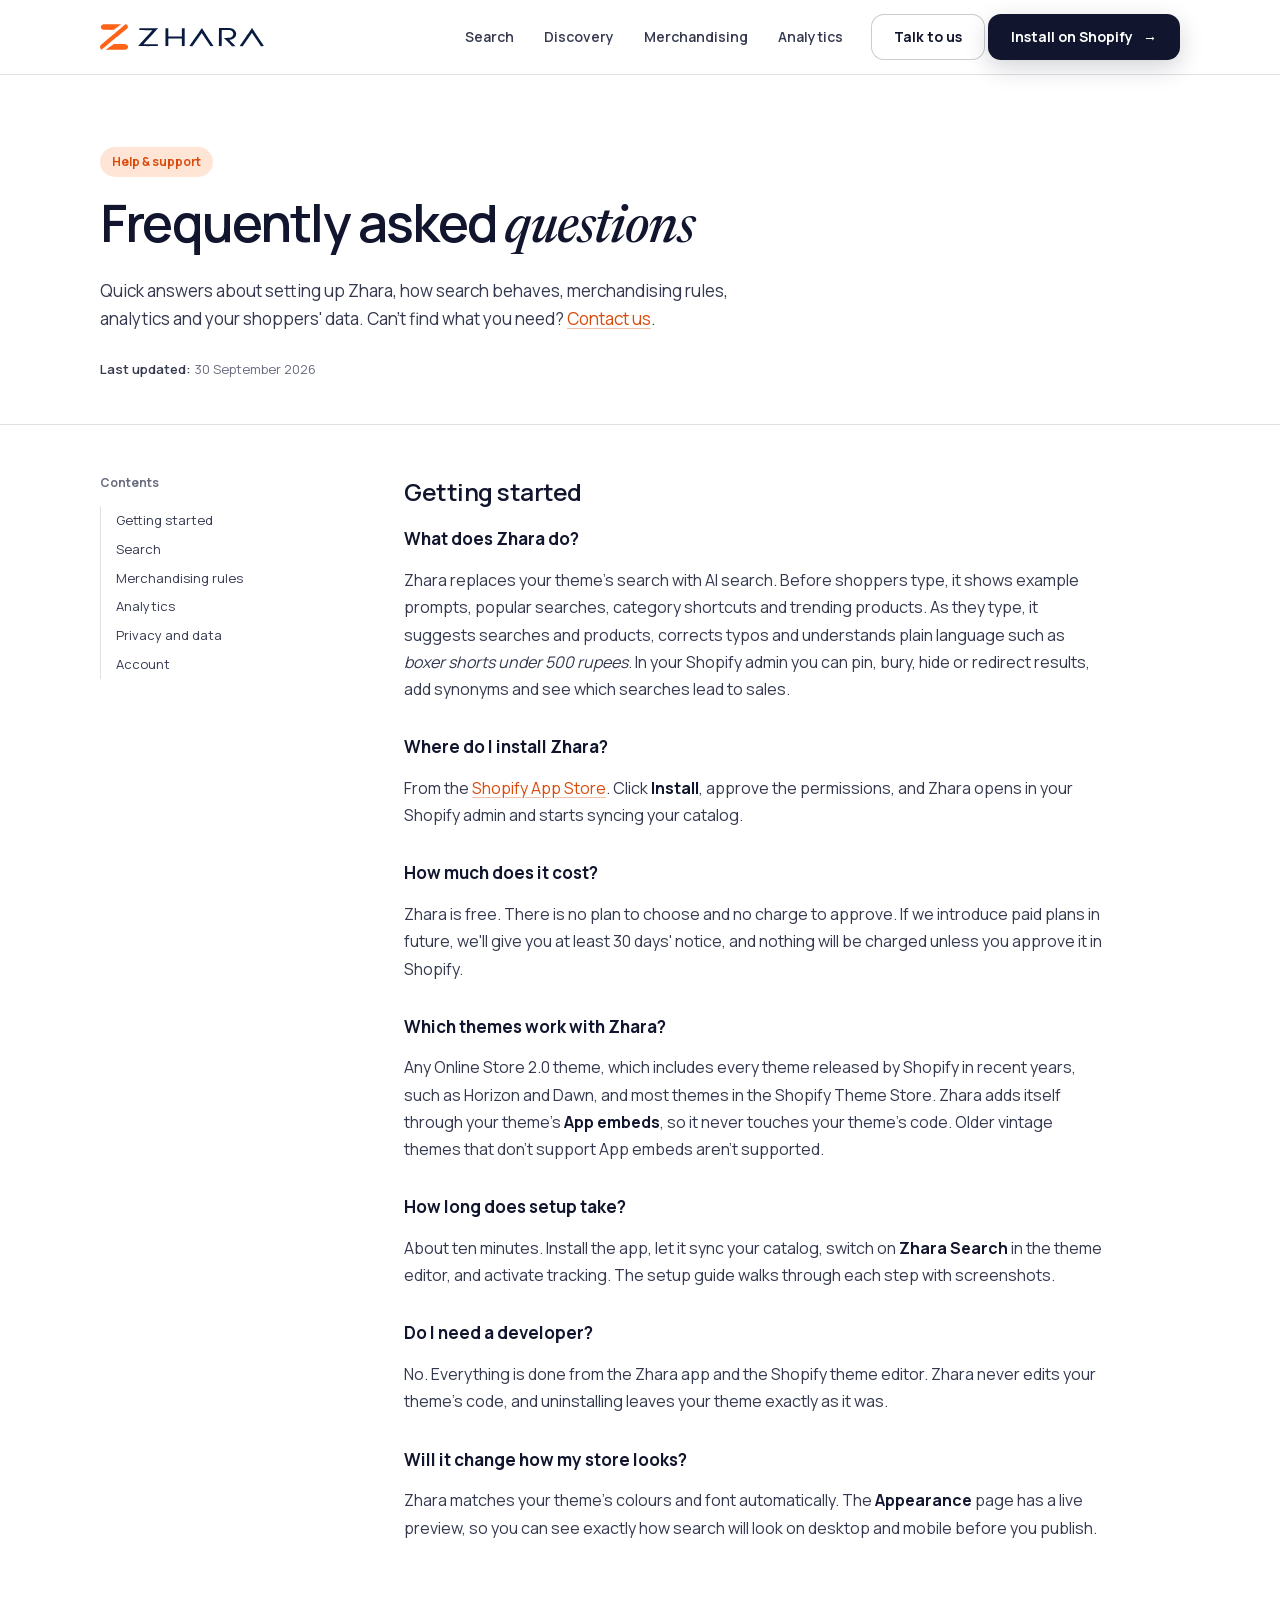
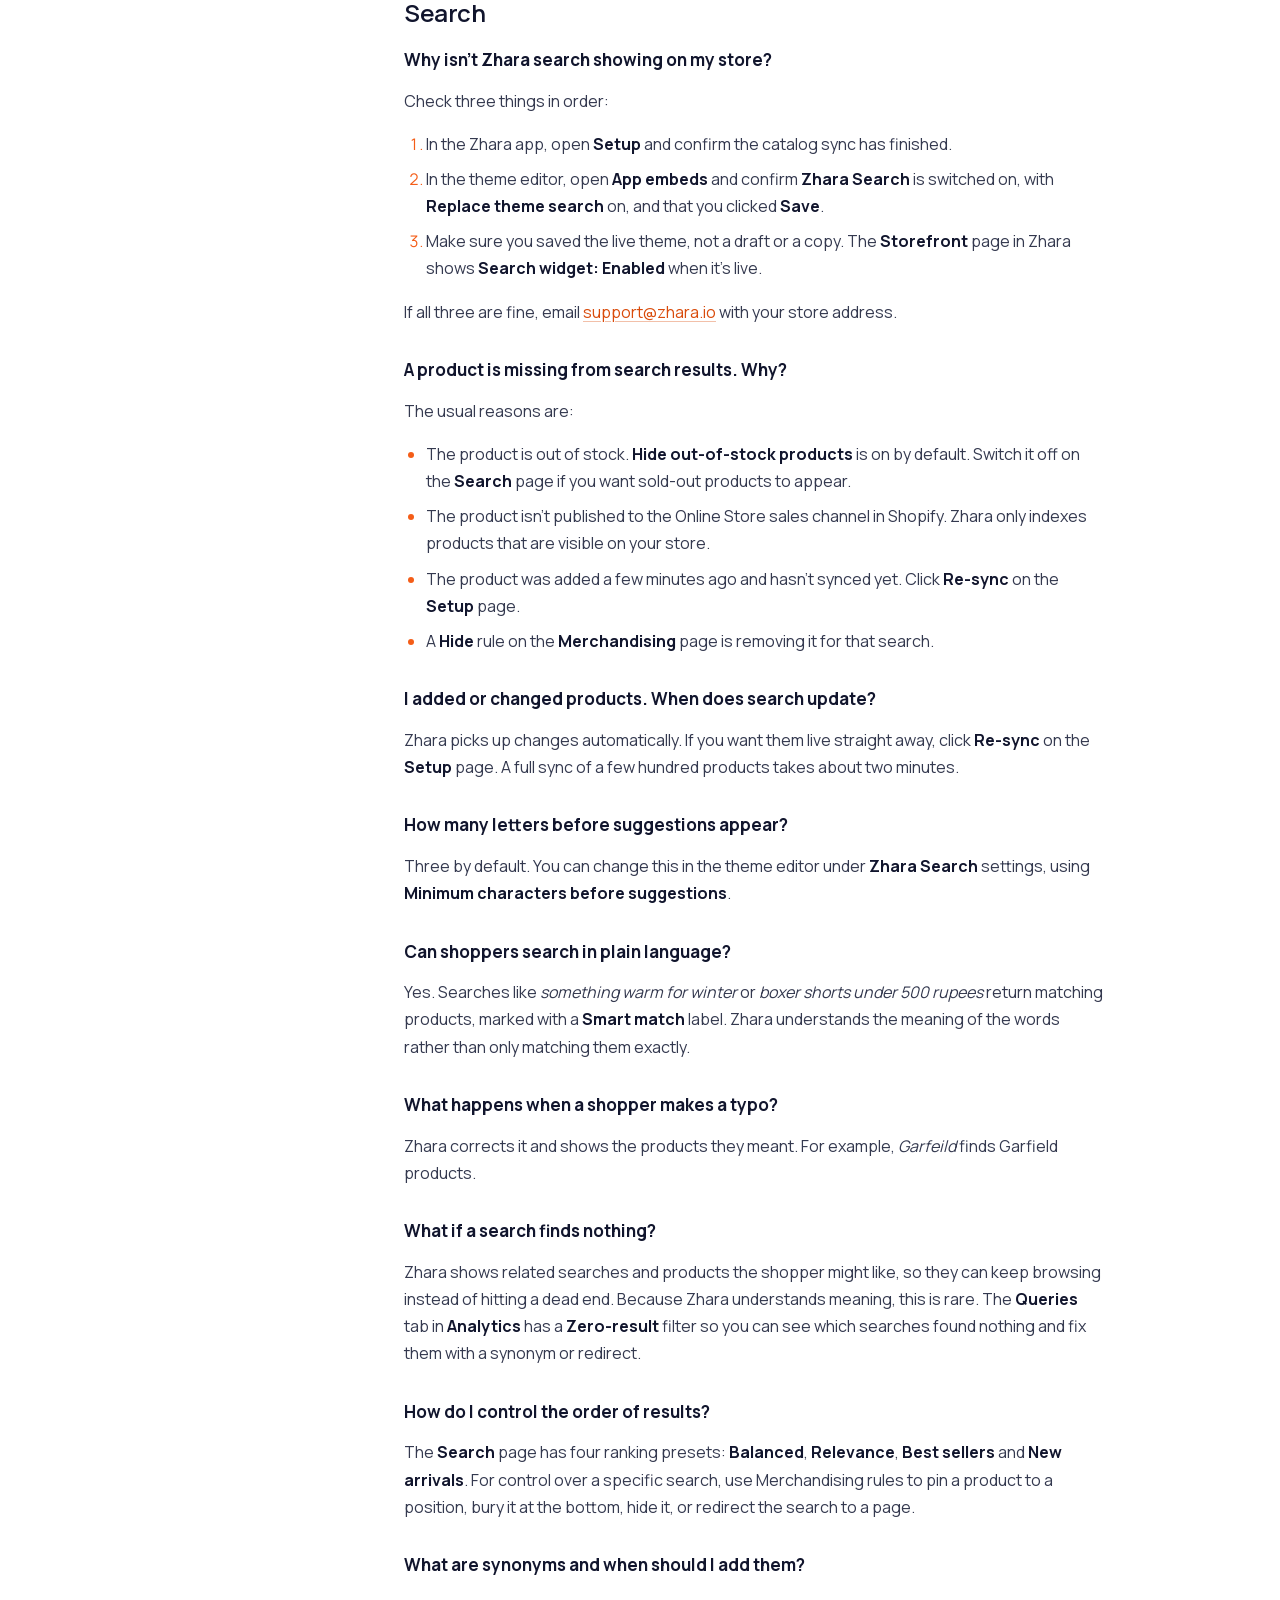
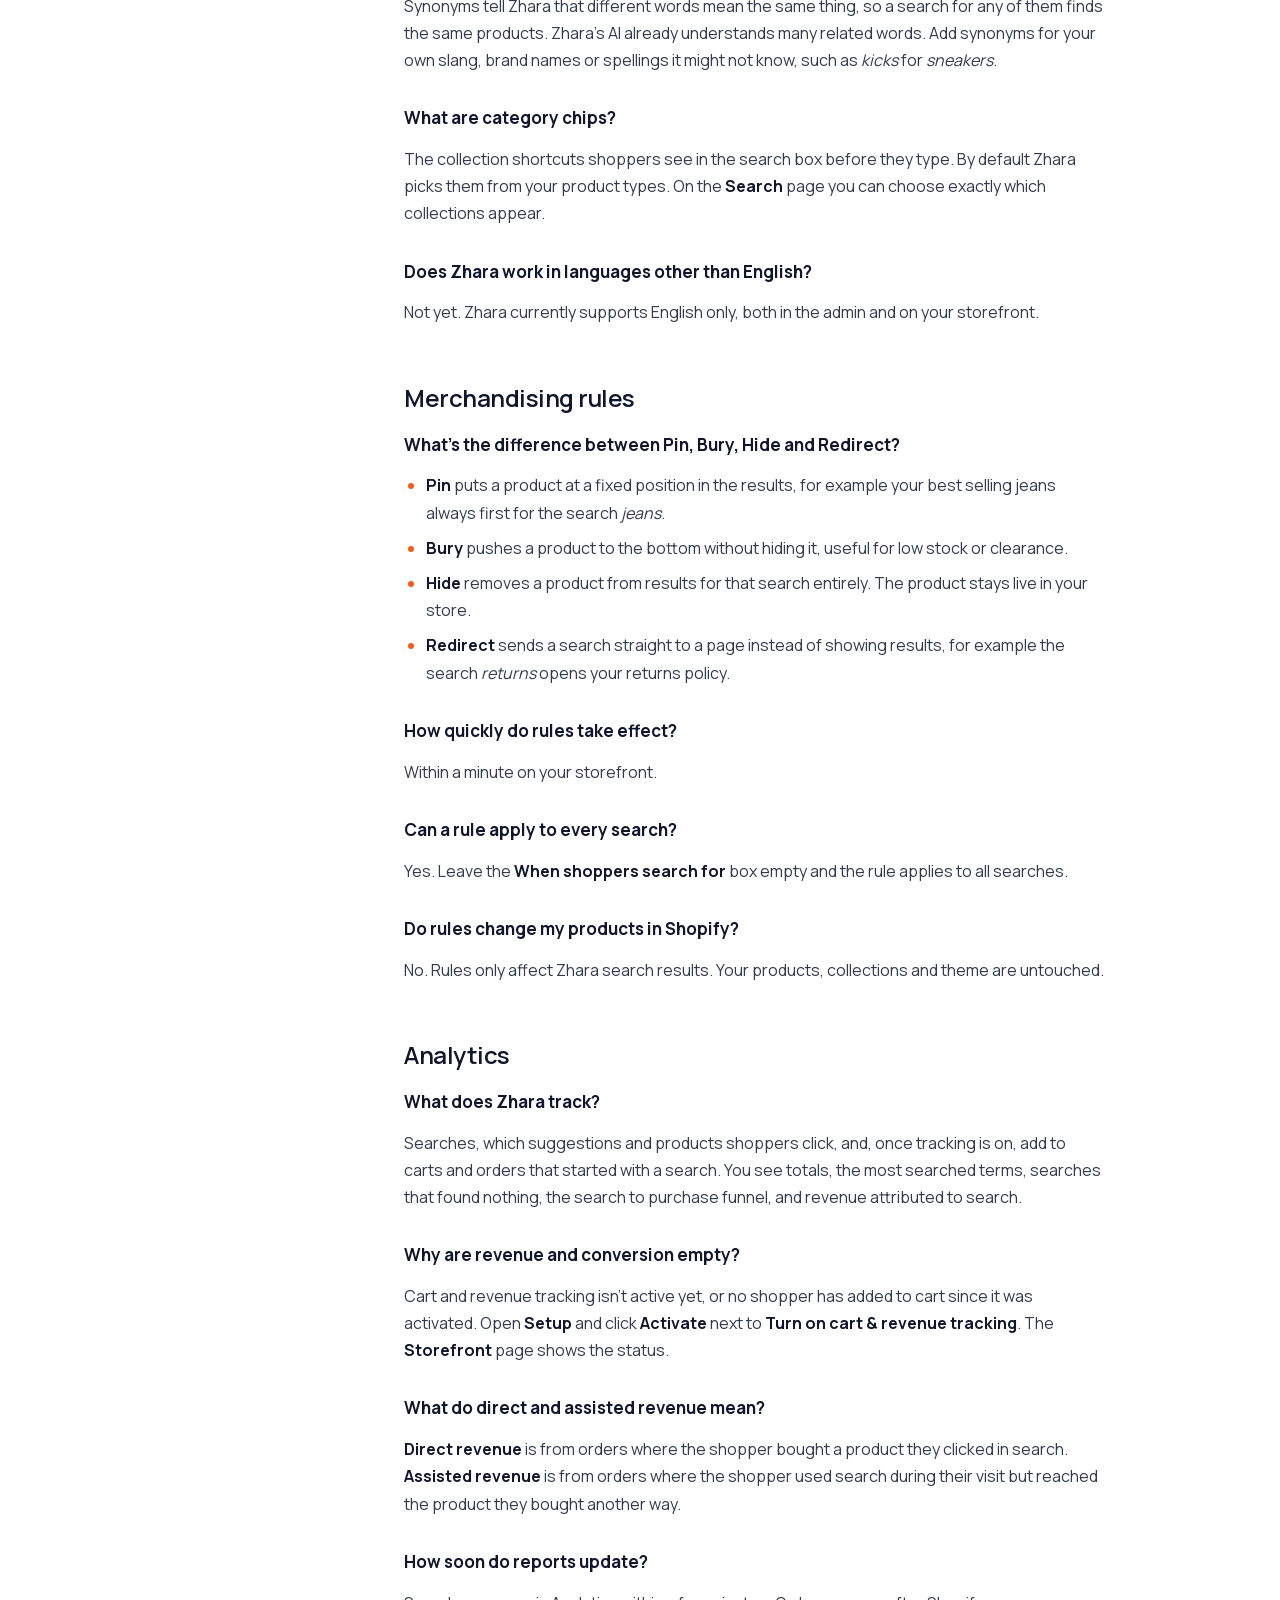
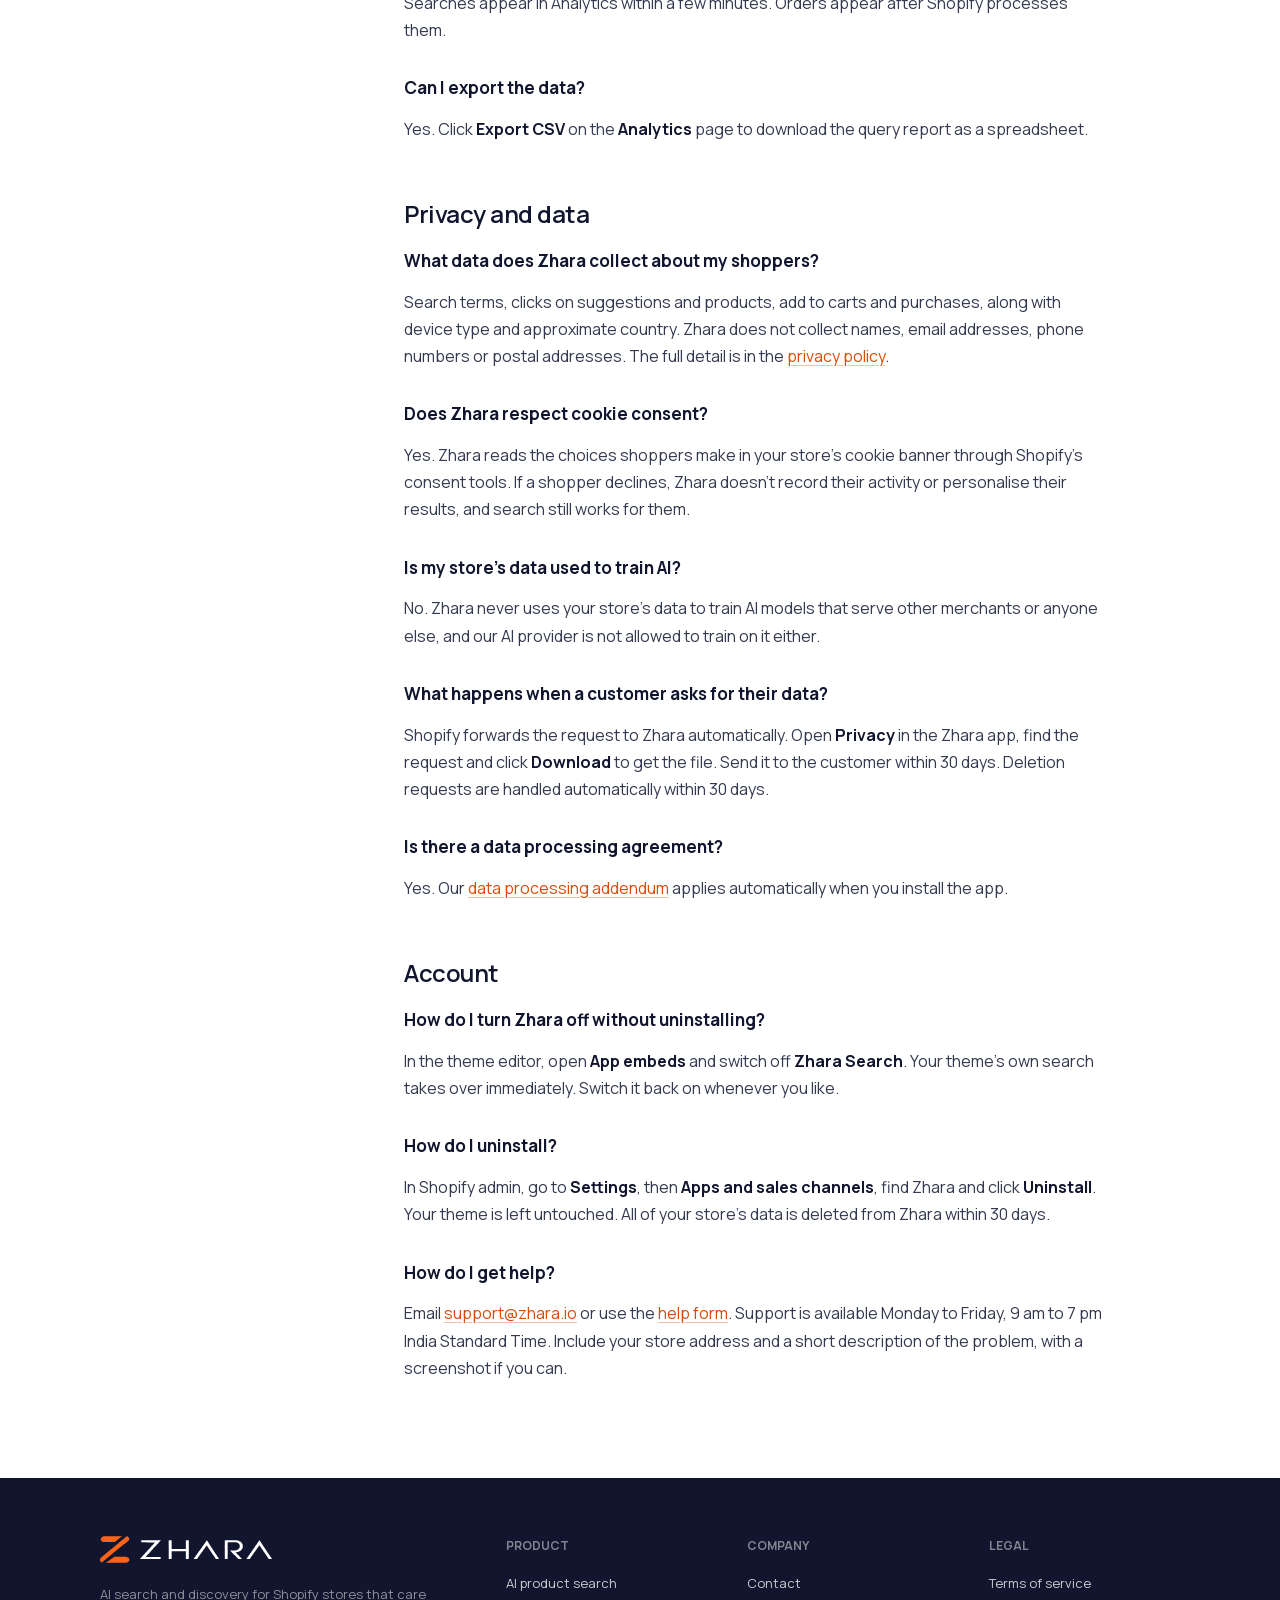
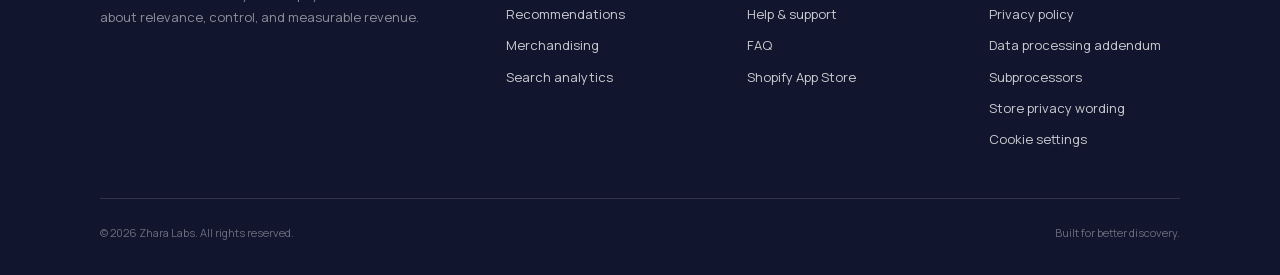
<file: faq/index.html>
<!DOCTYPE html>
<html lang="en">
<head>
  <meta charset="UTF-8">
  <!-- Google tag (gtag.js) with Consent Mode: analytics cookies stay off in the EEA, UK and Switzerland until the visitor accepts (see /assets/consent.js) -->
  <script>
    window.dataLayer = window.dataLayer || [];
    function gtag(){dataLayer.push(arguments);}
    gtag('consent', 'default', { ad_storage: 'denied', ad_user_data: 'denied', ad_personalization: 'denied', analytics_storage: 'granted' });
    gtag('consent', 'default', {
      ad_storage: 'denied', ad_user_data: 'denied', ad_personalization: 'denied', analytics_storage: 'denied',
      region: ['AT','BE','BG','HR','CY','CZ','DK','EE','FI','FR','DE','GR','HU','IE','IT','LV','LT','LU','MT','NL','PL','PT','RO','SK','SI','ES','SE','IS','LI','NO','GB','CH']
    });
    try {
      var consent = localStorage.getItem('zhara-consent');
      if (consent === 'granted' || consent === 'denied') gtag('consent', 'update', { analytics_storage: consent });
    } catch (e) {}
    gtag('js', new Date());
    gtag('config', 'G-CWNTYSQV7Q');
  </script>
  <script async src="https://www.googletagmanager.com/gtag/js?id=G-CWNTYSQV7Q"></script>
  <script src="/assets/consent.js" defer></script>
  <meta name="viewport" content="width=device-width, initial-scale=1.0">
  <title>FAQ — Zhara AI Search &amp; Discovery</title>
  <meta name="description" content="Answers to common questions about Zhara AI Search &amp; Discovery: setup, themes, search, merchandising rules, analytics, privacy and your account.">
  <meta name="theme-color" content="#ffffff">
  <link rel="canonical" href="https://zhara.io/faq/">
  <meta property="og:type" content="website">
  <meta property="og:url" content="https://zhara.io/faq/">
  <meta property="og:site_name" content="Zhara AI Search &amp; Discovery">
  <meta property="og:title" content="FAQ — Zhara AI Search &amp; Discovery">
  <meta property="og:description" content="Answers to common questions about Zhara AI Search &amp; Discovery: setup, themes, search, merchandising rules, analytics, privacy and your account.">
  <meta property="og:image" content="https://zhara.io/assets/og.png">
  <link rel="icon" href="/favicon.ico" sizes="48x48">
  <link rel="icon" href="/assets/logo/favicon.svg" type="image/svg+xml">
  <link rel="apple-touch-icon" href="/assets/logo/apple-touch-icon.png">
  <link rel="manifest" href="/site.webmanifest">
  <link rel="preload" href="/assets/fonts/manrope-latin.woff2" as="font" type="font/woff2" crossorigin>
  <link rel="stylesheet" href="/assets/legal.css">
  <script type="application/ld+json">
{
  "@context": "https://schema.org",
  "@type": "FAQPage",
  "mainEntity": [
    {
      "@type": "Question",
      "name": "What does Zhara do?",
      "acceptedAnswer": {
        "@type": "Answer",
        "text": "Zhara replaces your theme's search with AI search. Before shoppers type, it shows example prompts, popular searches, category shortcuts and trending products. As they type, it suggests searches and products, corrects typos and understands plain language such as boxer shorts under 500 rupees. In your Shopify admin you can pin, bury, hide or redirect results, add synonyms and see which searches lead to sales."
      }
    },
    {
      "@type": "Question",
      "name": "Where do I install Zhara?",
      "acceptedAnswer": {
        "@type": "Answer",
        "text": "From the Shopify App Store at https://apps.shopify.com/zhara-ai-search-discovery. Click Install, approve the permissions, and Zhara opens in your Shopify admin and starts syncing your catalog."
      }
    },
    {
      "@type": "Question",
      "name": "How much does it cost?",
      "acceptedAnswer": {
        "@type": "Answer",
        "text": "Zhara is free. There is no plan to choose and no charge to approve. If we introduce paid plans in future, we'll give you at least 30 days' notice, and nothing will be charged unless you approve it in Shopify."
      }
    },
    {
      "@type": "Question",
      "name": "Which themes work with Zhara?",
      "acceptedAnswer": {
        "@type": "Answer",
        "text": "Any Online Store 2.0 theme, which includes every theme released by Shopify in recent years, such as Horizon and Dawn, and most themes in the Shopify Theme Store. Zhara adds itself through your theme's App embeds, so it never touches your theme's code. Older vintage themes that don't support App embeds aren't supported."
      }
    },
    {
      "@type": "Question",
      "name": "How long does setup take?",
      "acceptedAnswer": {
        "@type": "Answer",
        "text": "About ten minutes. Install the app, let it sync your catalog, switch on Zhara Search in the theme editor, and activate tracking. The setup guide walks through each step with screenshots."
      }
    },
    {
      "@type": "Question",
      "name": "Do I need a developer?",
      "acceptedAnswer": {
        "@type": "Answer",
        "text": "No. Everything is done from the Zhara app and the Shopify theme editor. Zhara never edits your theme's code, and uninstalling leaves your theme exactly as it was."
      }
    },
    {
      "@type": "Question",
      "name": "Will it change how my store looks?",
      "acceptedAnswer": {
        "@type": "Answer",
        "text": "Zhara matches your theme's colours and font automatically. The Appearance page has a live preview, so you can see exactly how search will look on desktop and mobile before you publish."
      }
    },
    {
      "@type": "Question",
      "name": "Why isn't Zhara search showing on my store?",
      "acceptedAnswer": {
        "@type": "Answer",
        "text": "Check three things in order: In the Zhara app, open Setup and confirm the catalog sync has finished. In the theme editor, open App embeds and confirm Zhara Search is switched on, with Replace theme search on, and that you clicked Save. Make sure you saved the live theme, not a draft or a copy. The Storefront page in Zhara shows Search widget: Enabled when it's live.If all three are fine, email support@zhara.io with your store address."
      }
    },
    {
      "@type": "Question",
      "name": "A product is missing from search results. Why?",
      "acceptedAnswer": {
        "@type": "Answer",
        "text": "The usual reasons are: The product is out of stock. Hide out-of-stock products is on by default. Switch it off on the Search page if you want sold-out products to appear. The product isn't published to the Online Store sales channel in Shopify. Zhara only indexes products that are visible on your store. The product was added a few minutes ago and hasn't synced yet. Click Re-sync on the Setup page. A Hide rule on the Merchandising page is removing it for that search."
      }
    },
    {
      "@type": "Question",
      "name": "I added or changed products. When does search update?",
      "acceptedAnswer": {
        "@type": "Answer",
        "text": "Zhara picks up changes automatically. If you want them live straight away, click Re-sync on the Setup page. A full sync of a few hundred products takes about two minutes."
      }
    },
    {
      "@type": "Question",
      "name": "How many letters before suggestions appear?",
      "acceptedAnswer": {
        "@type": "Answer",
        "text": "Three by default. You can change this in the theme editor under Zhara Search settings, using Minimum characters before suggestions."
      }
    },
    {
      "@type": "Question",
      "name": "Can shoppers search in plain language?",
      "acceptedAnswer": {
        "@type": "Answer",
        "text": "Yes. Searches like something warm for winter or boxer shorts under 500 rupees return matching products, marked with a Smart match label. Zhara understands the meaning of the words rather than only matching them exactly."
      }
    },
    {
      "@type": "Question",
      "name": "What happens when a shopper makes a typo?",
      "acceptedAnswer": {
        "@type": "Answer",
        "text": "Zhara corrects it and shows the products they meant. For example, Garfeild finds Garfield products."
      }
    },
    {
      "@type": "Question",
      "name": "What if a search finds nothing?",
      "acceptedAnswer": {
        "@type": "Answer",
        "text": "Zhara shows related searches and products the shopper might like, so they can keep browsing instead of hitting a dead end. Because Zhara understands meaning, this is rare. The Queries tab in Analytics has a Zero-result filter so you can see which searches found nothing and fix them with a synonym or redirect."
      }
    },
    {
      "@type": "Question",
      "name": "How do I control the order of results?",
      "acceptedAnswer": {
        "@type": "Answer",
        "text": "The Search page has four ranking presets: Balanced, Relevance, Best sellers and New arrivals. For control over a specific search, use Merchandising rules to pin a product to a position, bury it at the bottom, hide it, or redirect the search to a page."
      }
    },
    {
      "@type": "Question",
      "name": "What are synonyms and when should I add them?",
      "acceptedAnswer": {
        "@type": "Answer",
        "text": "Synonyms tell Zhara that different words mean the same thing, so a search for any of them finds the same products. Zhara's AI already understands many related words. Add synonyms for your own slang, brand names or spellings it might not know, such as kicks for sneakers."
      }
    },
    {
      "@type": "Question",
      "name": "What are category chips?",
      "acceptedAnswer": {
        "@type": "Answer",
        "text": "The collection shortcuts shoppers see in the search box before they type. By default Zhara picks them from your product types. On the Search page you can choose exactly which collections appear."
      }
    },
    {
      "@type": "Question",
      "name": "Does Zhara work in languages other than English?",
      "acceptedAnswer": {
        "@type": "Answer",
        "text": "Not yet. Zhara currently supports English only, both in the admin and on your storefront."
      }
    },
    {
      "@type": "Question",
      "name": "What's the difference between Pin, Bury, Hide and Redirect?",
      "acceptedAnswer": {
        "@type": "Answer",
        "text": "Pin puts a product at a fixed position in the results, for example your best selling jeans always first for the search jeans. Bury pushes a product to the bottom without hiding it, useful for low stock or clearance. Hide removes a product from results for that search entirely. The product stays live in your store. Redirect sends a search straight to a page instead of showing results, for example the search returns opens your returns policy."
      }
    },
    {
      "@type": "Question",
      "name": "How quickly do rules take effect?",
      "acceptedAnswer": {
        "@type": "Answer",
        "text": "Within a minute on your storefront."
      }
    },
    {
      "@type": "Question",
      "name": "Can a rule apply to every search?",
      "acceptedAnswer": {
        "@type": "Answer",
        "text": "Yes. Leave the When shoppers search for box empty and the rule applies to all searches."
      }
    },
    {
      "@type": "Question",
      "name": "Do rules change my products in Shopify?",
      "acceptedAnswer": {
        "@type": "Answer",
        "text": "No. Rules only affect Zhara search results. Your products, collections and theme are untouched."
      }
    },
    {
      "@type": "Question",
      "name": "What does Zhara track?",
      "acceptedAnswer": {
        "@type": "Answer",
        "text": "Searches, which suggestions and products shoppers click, and, once tracking is on, add to carts and orders that started with a search. You see totals, the most searched terms, searches that found nothing, the search to purchase funnel, and revenue attributed to search."
      }
    },
    {
      "@type": "Question",
      "name": "Why are revenue and conversion empty?",
      "acceptedAnswer": {
        "@type": "Answer",
        "text": "Cart and revenue tracking isn't active yet, or no shopper has added to cart since it was activated. Open Setup and click Activate next to Turn on cart & revenue tracking. The Storefront page shows the status."
      }
    },
    {
      "@type": "Question",
      "name": "What do direct and assisted revenue mean?",
      "acceptedAnswer": {
        "@type": "Answer",
        "text": "Direct revenue is from orders where the shopper bought a product they clicked in search. Assisted revenue is from orders where the shopper used search during their visit but reached the product they bought another way."
      }
    },
    {
      "@type": "Question",
      "name": "How soon do reports update?",
      "acceptedAnswer": {
        "@type": "Answer",
        "text": "Searches appear in Analytics within a few minutes. Orders appear after Shopify processes them."
      }
    },
    {
      "@type": "Question",
      "name": "Can I export the data?",
      "acceptedAnswer": {
        "@type": "Answer",
        "text": "Yes. Click Export CSV on the Analytics page to download the query report as a spreadsheet."
      }
    },
    {
      "@type": "Question",
      "name": "What data does Zhara collect about my shoppers?",
      "acceptedAnswer": {
        "@type": "Answer",
        "text": "Search terms, clicks on suggestions and products, add to carts and purchases, along with device type and approximate country. Zhara does not collect names, email addresses, phone numbers or postal addresses. The full detail is in the privacy policy."
      }
    },
    {
      "@type": "Question",
      "name": "Does Zhara respect cookie consent?",
      "acceptedAnswer": {
        "@type": "Answer",
        "text": "Yes. Zhara reads the choices shoppers make in your store's cookie banner through Shopify's consent tools. If a shopper declines, Zhara doesn't record their activity or personalise their results, and search still works for them."
      }
    },
    {
      "@type": "Question",
      "name": "Is my store's data used to train AI?",
      "acceptedAnswer": {
        "@type": "Answer",
        "text": "No. Zhara never uses your store's data to train AI models that serve other merchants or anyone else, and our AI provider is not allowed to train on it either."
      }
    },
    {
      "@type": "Question",
      "name": "What happens when a customer asks for their data?",
      "acceptedAnswer": {
        "@type": "Answer",
        "text": "Shopify forwards the request to Zhara automatically. Open Privacy in the Zhara app, find the request and click Download to get the file. Send it to the customer within 30 days. Deletion requests are handled automatically within 30 days."
      }
    },
    {
      "@type": "Question",
      "name": "Is there a data processing agreement?",
      "acceptedAnswer": {
        "@type": "Answer",
        "text": "Yes. Our data processing addendum applies automatically when you install the app."
      }
    },
    {
      "@type": "Question",
      "name": "How do I turn Zhara off without uninstalling?",
      "acceptedAnswer": {
        "@type": "Answer",
        "text": "In the theme editor, open App embeds and switch off Zhara Search. Your theme's own search takes over immediately. Switch it back on whenever you like."
      }
    },
    {
      "@type": "Question",
      "name": "How do I uninstall?",
      "acceptedAnswer": {
        "@type": "Answer",
        "text": "In Shopify admin, go to Settings, then Apps and sales channels, find Zhara and click Uninstall. Your theme is left untouched. All of your store's data is deleted from Zhara within 30 days."
      }
    },
    {
      "@type": "Question",
      "name": "How do I get help?",
      "acceptedAnswer": {
        "@type": "Answer",
        "text": "Email support@zhara.io or use the help form. Support is available Monday to Friday, 9 am to 7 pm India Standard Time. Include your store address and a short description of the problem, with a screenshot if you can."
      }
    }
  ]
}
  </script>
</head>
<body>
  <nav aria-label="Main navigation">
    <div class="wrap nav-inner">
      <a href="/" class="brand" aria-label="Zhara home"><img src="/assets/logo/zhara-logo.svg" alt="Zhara" width="1302" height="209"></a>
      <div class="nav-links">
        <a href="/#product">Search</a>
        <a href="/#discovery">Discovery</a>
        <a href="/#features">Merchandising</a>
        <a href="/#analytics">Analytics</a>
      </div>
      <div class="nav-actions">
        <a href="mailto:hello@zhara.app" class="btn btn-light">Talk to us</a>
        <a href="https://apps.shopify.com/zhara-ai-search-discovery?utm_source=zhara.io" class="btn btn-dark">Install on Shopify <span class="arrow">→</span></a>
      </div>
    </div>
  </nav>

  <header class="doc-head">
    <div class="wrap">
      <span class="eyebrow">Help &amp; support</span>
      <h1>Frequently asked <em>questions</em></h1>
      <p class="lede">Quick answers about setting up Zhara, how search behaves, merchandising rules, analytics and your shoppers' data. Can't find what you need? <a href="/help/">Contact us</a>.</p>
      <div class="doc-meta"><span><b>Last updated:</b> 30 September 2026</span></div>
    </div>
  </header>

  <main class="wrap">
    <div class="doc">
      <aside class="toc" aria-label="Contents">
        <b>Contents</b>
        <ol>
          <li><a href="#getting-started">Getting started</a></li>
          <li><a href="#search">Search</a></li>
          <li><a href="#merchandising">Merchandising rules</a></li>
          <li><a href="#analytics">Analytics</a></li>
          <li><a href="#privacy">Privacy and data</a></li>
          <li><a href="#account">Account</a></li>
        </ol>
      </aside>
      <article class="prose faq">
<h2 id="getting-started">Getting started</h2>
<h3 id="what-does-zhara-do">What does Zhara do?</h3>
<p>Zhara replaces your theme's search with AI search. Before shoppers type, it shows example prompts, popular searches, category shortcuts and trending products. As they type, it suggests searches and products, corrects typos and understands plain language such as <em>boxer shorts under 500 rupees</em>. In your Shopify admin you can pin, bury, hide or redirect results, add synonyms and see which searches lead to sales.</p>
<h3 id="where-do-i-install-zhara">Where do I install Zhara?</h3>
<p>From the <a href="https://apps.shopify.com/zhara-ai-search-discovery?utm_source=zhara.io">Shopify App Store</a>. Click <strong>Install</strong>, approve the permissions, and Zhara opens in your Shopify admin and starts syncing your catalog.</p>
<h3 id="how-much-does-it-cost">How much does it cost?</h3>
<p>Zhara is free. There is no plan to choose and no charge to approve. If we introduce paid plans in future, we'll give you at least 30 days' notice, and nothing will be charged unless you approve it in Shopify.</p>
<h3 id="which-themes-work-with-zhara">Which themes work with Zhara?</h3>
<p>Any Online Store 2.0 theme, which includes every theme released by Shopify in recent years, such as Horizon and Dawn, and most themes in the Shopify Theme Store. Zhara adds itself through your theme's <strong>App embeds</strong>, so it never touches your theme's code. Older vintage themes that don't support App embeds aren't supported.</p>
<h3 id="how-long-does-setup-take">How long does setup take?</h3>
<p>About ten minutes. Install the app, let it sync your catalog, switch on <strong>Zhara Search</strong> in the theme editor, and activate tracking. The setup guide walks through each step with screenshots.</p>
<h3 id="do-i-need-a-developer">Do I need a developer?</h3>
<p>No. Everything is done from the Zhara app and the Shopify theme editor. Zhara never edits your theme's code, and uninstalling leaves your theme exactly as it was.</p>
<h3 id="will-it-change-how-my-store-looks">Will it change how my store looks?</h3>
<p>Zhara matches your theme's colours and font automatically. The <strong>Appearance</strong> page has a live preview, so you can see exactly how search will look on desktop and mobile before you publish.</p>
<h2 id="search">Search</h2>
<h3 id="why-isn-t-zhara-search-showing-on-my-store">Why isn't Zhara search showing on my store?</h3>
<p>Check three things in order:</p><ol><li>In the Zhara app, open <strong>Setup</strong> and confirm the catalog sync has finished.</li><li>In the theme editor, open <strong>App embeds</strong> and confirm <strong>Zhara Search</strong> is switched on, with <strong>Replace theme search</strong> on, and that you clicked <strong>Save</strong>.</li><li>Make sure you saved the live theme, not a draft or a copy. The <strong>Storefront</strong> page in Zhara shows <strong>Search widget: Enabled</strong> when it's live.</li></ol><p>If all three are fine, email <a href="mailto:support@zhara.io">support@zhara.io</a> with your store address.</p>
<h3 id="a-product-is-missing-from-search-results-why">A product is missing from search results. Why?</h3>
<p>The usual reasons are:</p><ul><li>The product is out of stock. <strong>Hide out-of-stock products</strong> is on by default. Switch it off on the <strong>Search</strong> page if you want sold-out products to appear.</li><li>The product isn't published to the Online Store sales channel in Shopify. Zhara only indexes products that are visible on your store.</li><li>The product was added a few minutes ago and hasn't synced yet. Click <strong>Re-sync</strong> on the <strong>Setup</strong> page.</li><li>A <strong>Hide</strong> rule on the <strong>Merchandising</strong> page is removing it for that search.</li></ul>
<h3 id="i-added-or-changed-products-when-does-search-update">I added or changed products. When does search update?</h3>
<p>Zhara picks up changes automatically. If you want them live straight away, click <strong>Re-sync</strong> on the <strong>Setup</strong> page. A full sync of a few hundred products takes about two minutes.</p>
<h3 id="how-many-letters-before-suggestions-appear">How many letters before suggestions appear?</h3>
<p>Three by default. You can change this in the theme editor under <strong>Zhara Search</strong> settings, using <strong>Minimum characters before suggestions</strong>.</p>
<h3 id="can-shoppers-search-in-plain-language">Can shoppers search in plain language?</h3>
<p>Yes. Searches like <em>something warm for winter</em> or <em>boxer shorts under 500 rupees</em> return matching products, marked with a <strong>Smart match</strong> label. Zhara understands the meaning of the words rather than only matching them exactly.</p>
<h3 id="what-happens-when-a-shopper-makes-a-typo">What happens when a shopper makes a typo?</h3>
<p>Zhara corrects it and shows the products they meant. For example, <em>Garfeild</em> finds Garfield products.</p>
<h3 id="what-if-a-search-finds-nothing">What if a search finds nothing?</h3>
<p>Zhara shows related searches and products the shopper might like, so they can keep browsing instead of hitting a dead end. Because Zhara understands meaning, this is rare. The <strong>Queries</strong> tab in <strong>Analytics</strong> has a <strong>Zero-result</strong> filter so you can see which searches found nothing and fix them with a synonym or redirect.</p>
<h3 id="how-do-i-control-the-order-of-results">How do I control the order of results?</h3>
<p>The <strong>Search</strong> page has four ranking presets: <strong>Balanced</strong>, <strong>Relevance</strong>, <strong>Best sellers</strong> and <strong>New arrivals</strong>. For control over a specific search, use Merchandising rules to pin a product to a position, bury it at the bottom, hide it, or redirect the search to a page.</p>
<h3 id="what-are-synonyms-and-when-should-i-add-them">What are synonyms and when should I add them?</h3>
<p>Synonyms tell Zhara that different words mean the same thing, so a search for any of them finds the same products. Zhara's AI already understands many related words. Add synonyms for your own slang, brand names or spellings it might not know, such as <em>kicks</em> for <em>sneakers</em>.</p>
<h3 id="what-are-category-chips">What are category chips?</h3>
<p>The collection shortcuts shoppers see in the search box before they type. By default Zhara picks them from your product types. On the <strong>Search</strong> page you can choose exactly which collections appear.</p>
<h3 id="does-zhara-work-in-languages-other-than-english">Does Zhara work in languages other than English?</h3>
<p>Not yet. Zhara currently supports English only, both in the admin and on your storefront.</p>
<h2 id="merchandising">Merchandising rules</h2>
<h3 id="what-s-the-difference-between-pin-bury-hide-and-redirect">What's the difference between Pin, Bury, Hide and Redirect?</h3>
<ul><li><strong>Pin</strong> puts a product at a fixed position in the results, for example your best selling jeans always first for the search <em>jeans</em>.</li><li><strong>Bury</strong> pushes a product to the bottom without hiding it, useful for low stock or clearance.</li><li><strong>Hide</strong> removes a product from results for that search entirely. The product stays live in your store.</li><li><strong>Redirect</strong> sends a search straight to a page instead of showing results, for example the search <em>returns</em> opens your returns policy.</li></ul>
<h3 id="how-quickly-do-rules-take-effect">How quickly do rules take effect?</h3>
<p>Within a minute on your storefront.</p>
<h3 id="can-a-rule-apply-to-every-search">Can a rule apply to every search?</h3>
<p>Yes. Leave the <strong>When shoppers search for</strong> box empty and the rule applies to all searches.</p>
<h3 id="do-rules-change-my-products-in-shopify">Do rules change my products in Shopify?</h3>
<p>No. Rules only affect Zhara search results. Your products, collections and theme are untouched.</p>
<h2 id="analytics">Analytics</h2>
<h3 id="what-does-zhara-track">What does Zhara track?</h3>
<p>Searches, which suggestions and products shoppers click, and, once tracking is on, add to carts and orders that started with a search. You see totals, the most searched terms, searches that found nothing, the search to purchase funnel, and revenue attributed to search.</p>
<h3 id="why-are-revenue-and-conversion-empty">Why are revenue and conversion empty?</h3>
<p>Cart and revenue tracking isn't active yet, or no shopper has added to cart since it was activated. Open <strong>Setup</strong> and click <strong>Activate</strong> next to <strong>Turn on cart &amp; revenue tracking</strong>. The <strong>Storefront</strong> page shows the status.</p>
<h3 id="what-do-direct-and-assisted-revenue-mean">What do direct and assisted revenue mean?</h3>
<p><strong>Direct revenue</strong> is from orders where the shopper bought a product they clicked in search. <strong>Assisted revenue</strong> is from orders where the shopper used search during their visit but reached the product they bought another way.</p>
<h3 id="how-soon-do-reports-update">How soon do reports update?</h3>
<p>Searches appear in Analytics within a few minutes. Orders appear after Shopify processes them.</p>
<h3 id="can-i-export-the-data">Can I export the data?</h3>
<p>Yes. Click <strong>Export CSV</strong> on the <strong>Analytics</strong> page to download the query report as a spreadsheet.</p>
<h2 id="privacy">Privacy and data</h2>
<h3 id="what-data-does-zhara-collect-about-my-shoppers">What data does Zhara collect about my shoppers?</h3>
<p>Search terms, clicks on suggestions and products, add to carts and purchases, along with device type and approximate country. Zhara does not collect names, email addresses, phone numbers or postal addresses. The full detail is in the <a href="/privacy/">privacy policy</a>.</p>
<h3 id="does-zhara-respect-cookie-consent">Does Zhara respect cookie consent?</h3>
<p>Yes. Zhara reads the choices shoppers make in your store's cookie banner through Shopify's consent tools. If a shopper declines, Zhara doesn't record their activity or personalise their results, and search still works for them.</p>
<h3 id="is-my-store-s-data-used-to-train-ai">Is my store's data used to train AI?</h3>
<p>No. Zhara never uses your store's data to train AI models that serve other merchants or anyone else, and our AI provider is not allowed to train on it either.</p>
<h3 id="what-happens-when-a-customer-asks-for-their-data">What happens when a customer asks for their data?</h3>
<p>Shopify forwards the request to Zhara automatically. Open <strong>Privacy</strong> in the Zhara app, find the request and click <strong>Download</strong> to get the file. Send it to the customer within 30 days. Deletion requests are handled automatically within 30 days.</p>
<h3 id="is-there-a-data-processing-agreement">Is there a data processing agreement?</h3>
<p>Yes. Our <a href="/legal/dpa/">data processing addendum</a> applies automatically when you install the app.</p>
<h2 id="account">Account</h2>
<h3 id="how-do-i-turn-zhara-off-without-uninstalling">How do I turn Zhara off without uninstalling?</h3>
<p>In the theme editor, open <strong>App embeds</strong> and switch off <strong>Zhara Search</strong>. Your theme's own search takes over immediately. Switch it back on whenever you like.</p>
<h3 id="how-do-i-uninstall">How do I uninstall?</h3>
<p>In Shopify admin, go to <strong>Settings</strong>, then <strong>Apps and sales channels</strong>, find Zhara and click <strong>Uninstall</strong>. Your theme is left untouched. All of your store's data is deleted from Zhara within 30 days.</p>
<h3 id="how-do-i-get-help">How do I get help?</h3>
<p>Email <a href="mailto:support@zhara.io">support@zhara.io</a> or use the <a href="/help/">help form</a>. Support is available Monday to Friday, 9 am to 7 pm India Standard Time. Include your store address and a short description of the problem, with a screenshot if you can.</p>
      </article>
    </div>
  </main>

  <footer>
    <div class="wrap">
      <div class="footer-top">
        <div class="footer-brand"><img src="/assets/logo/zhara-logo-on-dark.svg" alt="Zhara" width="1302" height="209"><p>AI search and discovery for Shopify stores that care about relevance, control, and measurable revenue.</p></div>
        <div class="footer-col"><b>PRODUCT</b><a href="/#product">AI product search</a><a href="/#discovery">Recommendations</a><a href="/#features">Merchandising</a><a href="/#analytics">Search analytics</a></div>
        <div class="footer-col"><b>COMPANY</b><a href="mailto:hello@zhara.app">Contact</a><a href="/help/">Help &amp; support</a><a href="/faq/">FAQ</a><a href="https://apps.shopify.com/zhara-ai-search-discovery?utm_source=zhara.io">Shopify App Store</a></div>
        <div class="footer-col"><b>LEGAL</b><a href="/terms/">Terms of service</a><a href="/privacy/">Privacy policy</a><a href="/legal/dpa/">Data processing addendum</a><a href="/legal/subprocessors/">Subprocessors</a><a href="/help/store-privacy-policy/">Store privacy wording</a><a href="#" data-cookie-settings>Cookie settings</a></div>
      </div>
      <div class="footer-bottom"><span>© 2026 Zhara Labs. All rights reserved.</span><span>Built for better discovery.</span></div>
    </div>
  </footer>
</body>
</html>
</file>
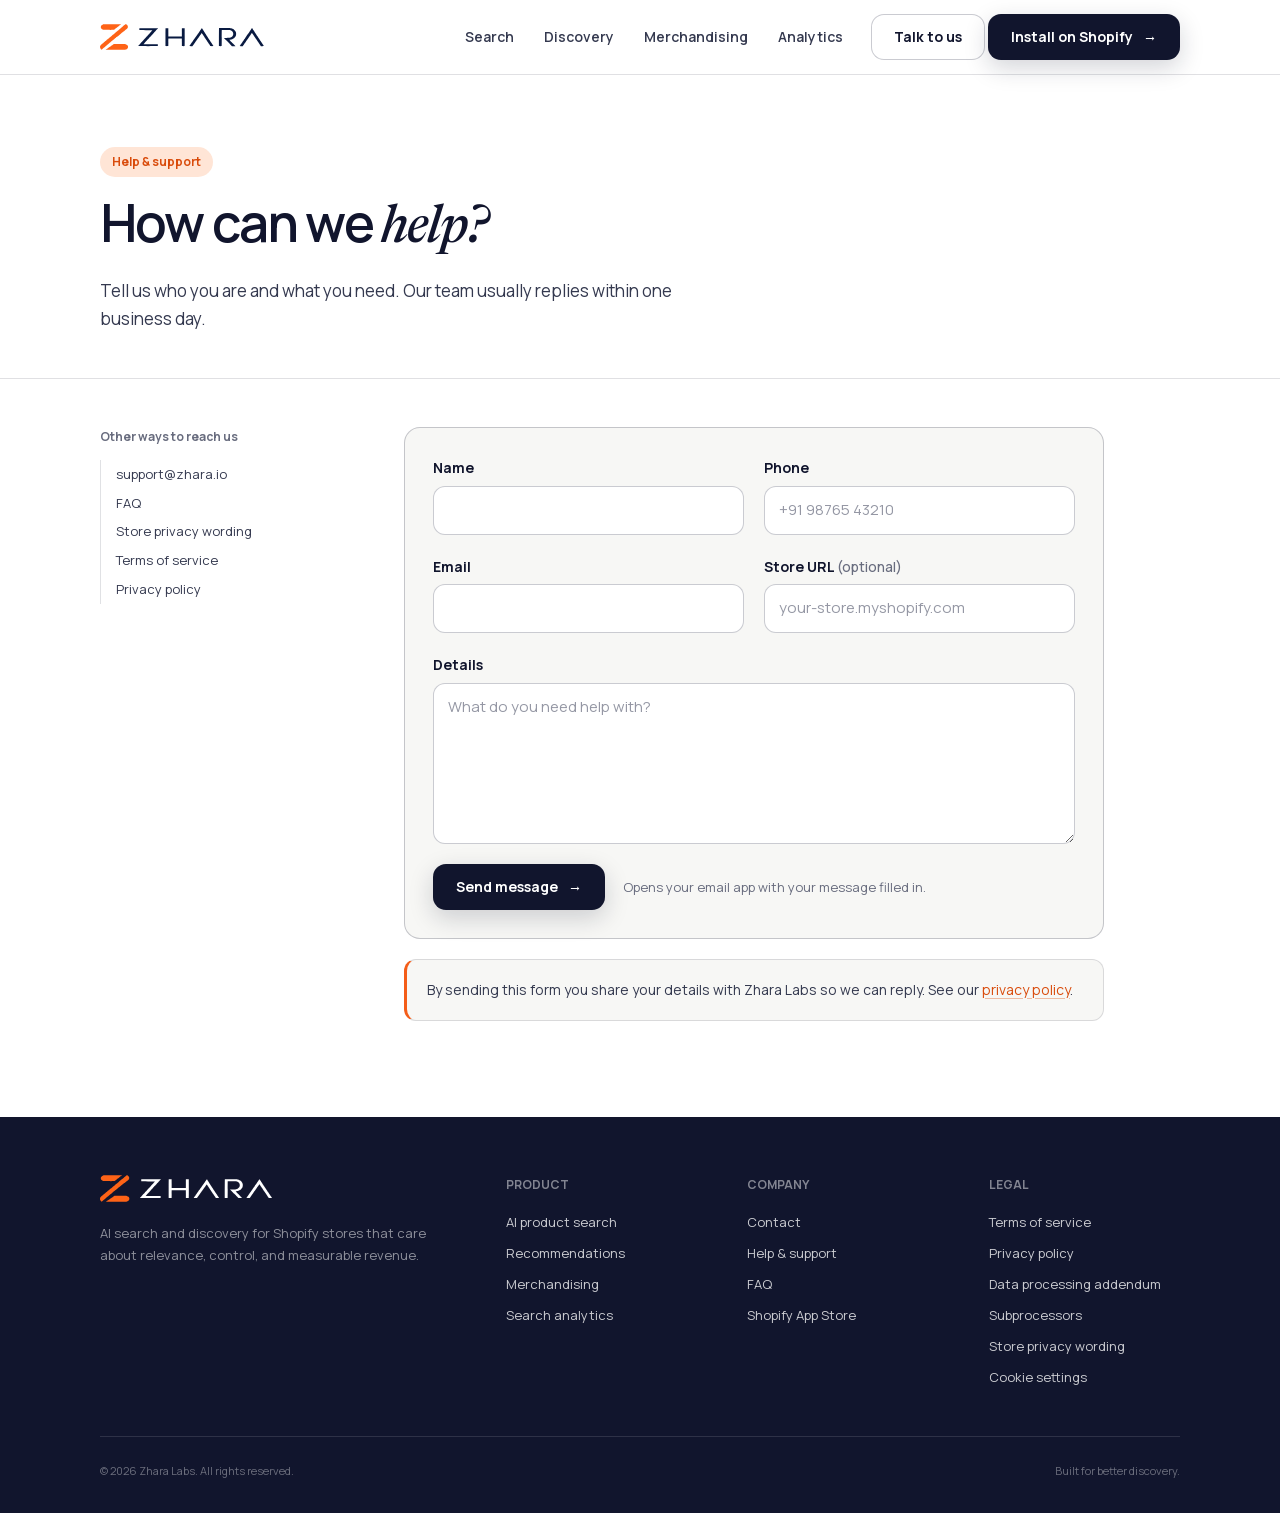
<file: help/index.html>
<!DOCTYPE html>
<html lang="en">
<head>
  <meta charset="UTF-8">
  <!-- Google tag (gtag.js) with Consent Mode: analytics cookies stay off in the EEA, UK and Switzerland until the visitor accepts (see /assets/consent.js) -->
  <script>
    window.dataLayer = window.dataLayer || [];
    function gtag(){dataLayer.push(arguments);}
    gtag('consent', 'default', { ad_storage: 'denied', ad_user_data: 'denied', ad_personalization: 'denied', analytics_storage: 'granted' });
    gtag('consent', 'default', {
      ad_storage: 'denied', ad_user_data: 'denied', ad_personalization: 'denied', analytics_storage: 'denied',
      region: ['AT','BE','BG','HR','CY','CZ','DK','EE','FI','FR','DE','GR','HU','IE','IT','LV','LT','LU','MT','NL','PL','PT','RO','SK','SI','ES','SE','IS','LI','NO','GB','CH']
    });
    try {
      var consent = localStorage.getItem('zhara-consent');
      if (consent === 'granted' || consent === 'denied') gtag('consent', 'update', { analytics_storage: consent });
    } catch (e) {}
    gtag('js', new Date());
    gtag('config', 'G-CWNTYSQV7Q');
  </script>
  <script async src="https://www.googletagmanager.com/gtag/js?id=G-CWNTYSQV7Q"></script>
  <script src="/assets/consent.js" defer></script>
  <meta name="viewport" content="width=device-width, initial-scale=1.0">
  <title>Help &amp; Support — Zhara AI Search &amp; Discovery</title>
  <meta name="description" content="Get help with Zhara AI Search &amp; Discovery. Send us your details and question and our team will get back to you.">
  <meta name="theme-color" content="#ffffff">
  <link rel="canonical" href="https://zhara.io/help/">
  <meta property="og:type" content="website">
  <meta property="og:url" content="https://zhara.io/help/">
  <meta property="og:site_name" content="Zhara AI Search &amp; Discovery">
  <meta property="og:title" content="Help &amp; Support — Zhara AI Search &amp; Discovery">
  <meta property="og:description" content="Get help with Zhara AI Search &amp; Discovery. Send us your details and question and our team will get back to you.">
  <meta property="og:image" content="https://zhara.io/assets/og.png">
  <link rel="icon" href="/favicon.ico" sizes="48x48">
  <link rel="icon" href="/assets/logo/favicon.svg" type="image/svg+xml">
  <link rel="apple-touch-icon" href="/assets/logo/apple-touch-icon.png">
  <link rel="manifest" href="/site.webmanifest">
  <link rel="preload" href="/assets/fonts/manrope-latin.woff2" as="font" type="font/woff2" crossorigin>
  <link rel="stylesheet" href="/assets/legal.css">
</head>
<body>
  <nav aria-label="Main navigation">
    <div class="wrap nav-inner">
      <a href="/" class="brand" aria-label="Zhara home"><img src="/assets/logo/zhara-logo.svg" alt="Zhara" width="1302" height="209"></a>
      <div class="nav-links">
        <a href="/#product">Search</a>
        <a href="/#discovery">Discovery</a>
        <a href="/#features">Merchandising</a>
        <a href="/#analytics">Analytics</a>
      </div>
      <div class="nav-actions">
        <a href="mailto:hello@zhara.app" class="btn btn-light">Talk to us</a>
        <a href="https://apps.shopify.com/zhara-ai-search-discovery?utm_source=zhara.io" class="btn btn-dark">Install on Shopify <span class="arrow">→</span></a>
      </div>
    </div>
  </nav>

  <header class="doc-head">
    <div class="wrap">
      <span class="eyebrow">Help &amp; support</span>
      <h1>How can we <em>help?</em></h1>
      <p class="lede">Tell us who you are and what you need. Our team usually replies within one business day.</p>
    </div>
  </header>

  <main class="wrap">
    <div class="doc">
      <aside class="toc" aria-label="Other ways to reach us">
        <b>Other ways to reach us</b>
        <ol>
          <li><a href="mailto:support@zhara.io">support@zhara.io</a></li>
          <li><a href="/faq/">FAQ</a></li>
          <li><a href="/help/store-privacy-policy/">Store privacy wording</a></li>
          <li><a href="/terms/">Terms of service</a></li>
          <li><a href="/privacy/">Privacy policy</a></li>
        </ol>
      </aside>
      <div class="prose">
        <form class="contact-form" id="contact-form" novalidate>
          <div class="field-row">
            <div class="field">
              <label for="cf-name">Name</label>
              <input id="cf-name" name="name" type="text" autocomplete="name" required>
            </div>
            <div class="field">
              <label for="cf-phone">Phone</label>
              <input id="cf-phone" name="phone" type="tel" autocomplete="tel" inputmode="tel" placeholder="+91 98765 43210" pattern="[+()\d\s\-]{7,20}" required>
            </div>
          </div>
          <div class="field-row">
            <div class="field">
              <label for="cf-email">Email</label>
              <input id="cf-email" name="email" type="email" autocomplete="email" required>
            </div>
            <div class="field">
              <label for="cf-store">Store URL <span class="optional">(optional)</span></label>
              <input id="cf-store" name="store" type="text" placeholder="your-store.myshopify.com">
            </div>
          </div>
          <div class="field">
            <label for="cf-details">Details</label>
            <textarea id="cf-details" name="details" rows="6" placeholder="What do you need help with?" required></textarea>
          </div>
          <p class="form-error" id="cf-error" role="alert" hidden></p>
          <div class="form-actions">
            <button type="submit" class="btn btn-dark">Send message <span class="arrow">→</span></button>
            <span class="form-hint">Opens your email app with your message filled in.</span>
          </div>
        </form>
        <p class="note">By sending this form you share your details with Zhara Labs so we can reply. See our <a href="/privacy/">privacy policy</a>.</p>
      </div>
    </div>
  </main>

  <footer>
    <div class="wrap">
      <div class="footer-top">
        <div class="footer-brand"><img src="/assets/logo/zhara-logo-on-dark.svg" alt="Zhara" width="1302" height="209"><p>AI search and discovery for Shopify stores that care about relevance, control, and measurable revenue.</p></div>
        <div class="footer-col"><b>PRODUCT</b><a href="/#product">AI product search</a><a href="/#discovery">Recommendations</a><a href="/#features">Merchandising</a><a href="/#analytics">Search analytics</a></div>
        <div class="footer-col"><b>COMPANY</b><a href="mailto:hello@zhara.app">Contact</a><a href="/help/">Help &amp; support</a><a href="/faq/">FAQ</a><a href="https://apps.shopify.com/zhara-ai-search-discovery?utm_source=zhara.io">Shopify App Store</a></div>
        <div class="footer-col"><b>LEGAL</b><a href="/terms/">Terms of service</a><a href="/privacy/">Privacy policy</a><a href="/legal/dpa/">Data processing addendum</a><a href="/legal/subprocessors/">Subprocessors</a><a href="/help/store-privacy-policy/">Store privacy wording</a><a href="#" data-cookie-settings>Cookie settings</a></div>
      </div>
      <div class="footer-bottom"><span>© 2026 Zhara Labs. All rights reserved.</span><span>Built for better discovery.</span></div>
    </div>
  </footer>
  <script>
    (function () {
      var form = document.getElementById('contact-form');
      var error = document.getElementById('cf-error');
      form.addEventListener('submit', function (e) {
        e.preventDefault();
        var invalid = Array.prototype.find.call(form.elements, function (el) { return el.willValidate && !el.checkValidity(); });
        if (invalid) {
          var label = form.querySelector('label[for="' + invalid.id + '"]').firstChild.textContent.trim();
          error.textContent = 'Please enter a valid ' + label.toLowerCase() + '.';
          error.hidden = false;
          invalid.focus();
          return;
        }
        error.hidden = true;
        var v = function (n) { return form.elements[n].value.trim(); };
        var body = 'Name: ' + v('name') + '\nPhone: ' + v('phone') + '\nEmail: ' + v('email') +
          (v('store') ? '\nStore: ' + v('store') : '') + '\n\n' + v('details');
        window.location.href = 'mailto:support@zhara.io?subject=' + encodeURIComponent('Help request from ' + v('name')) +
          '&body=' + encodeURIComponent(body);
      });
    })();
  </script>
</body>
</html>
</file>
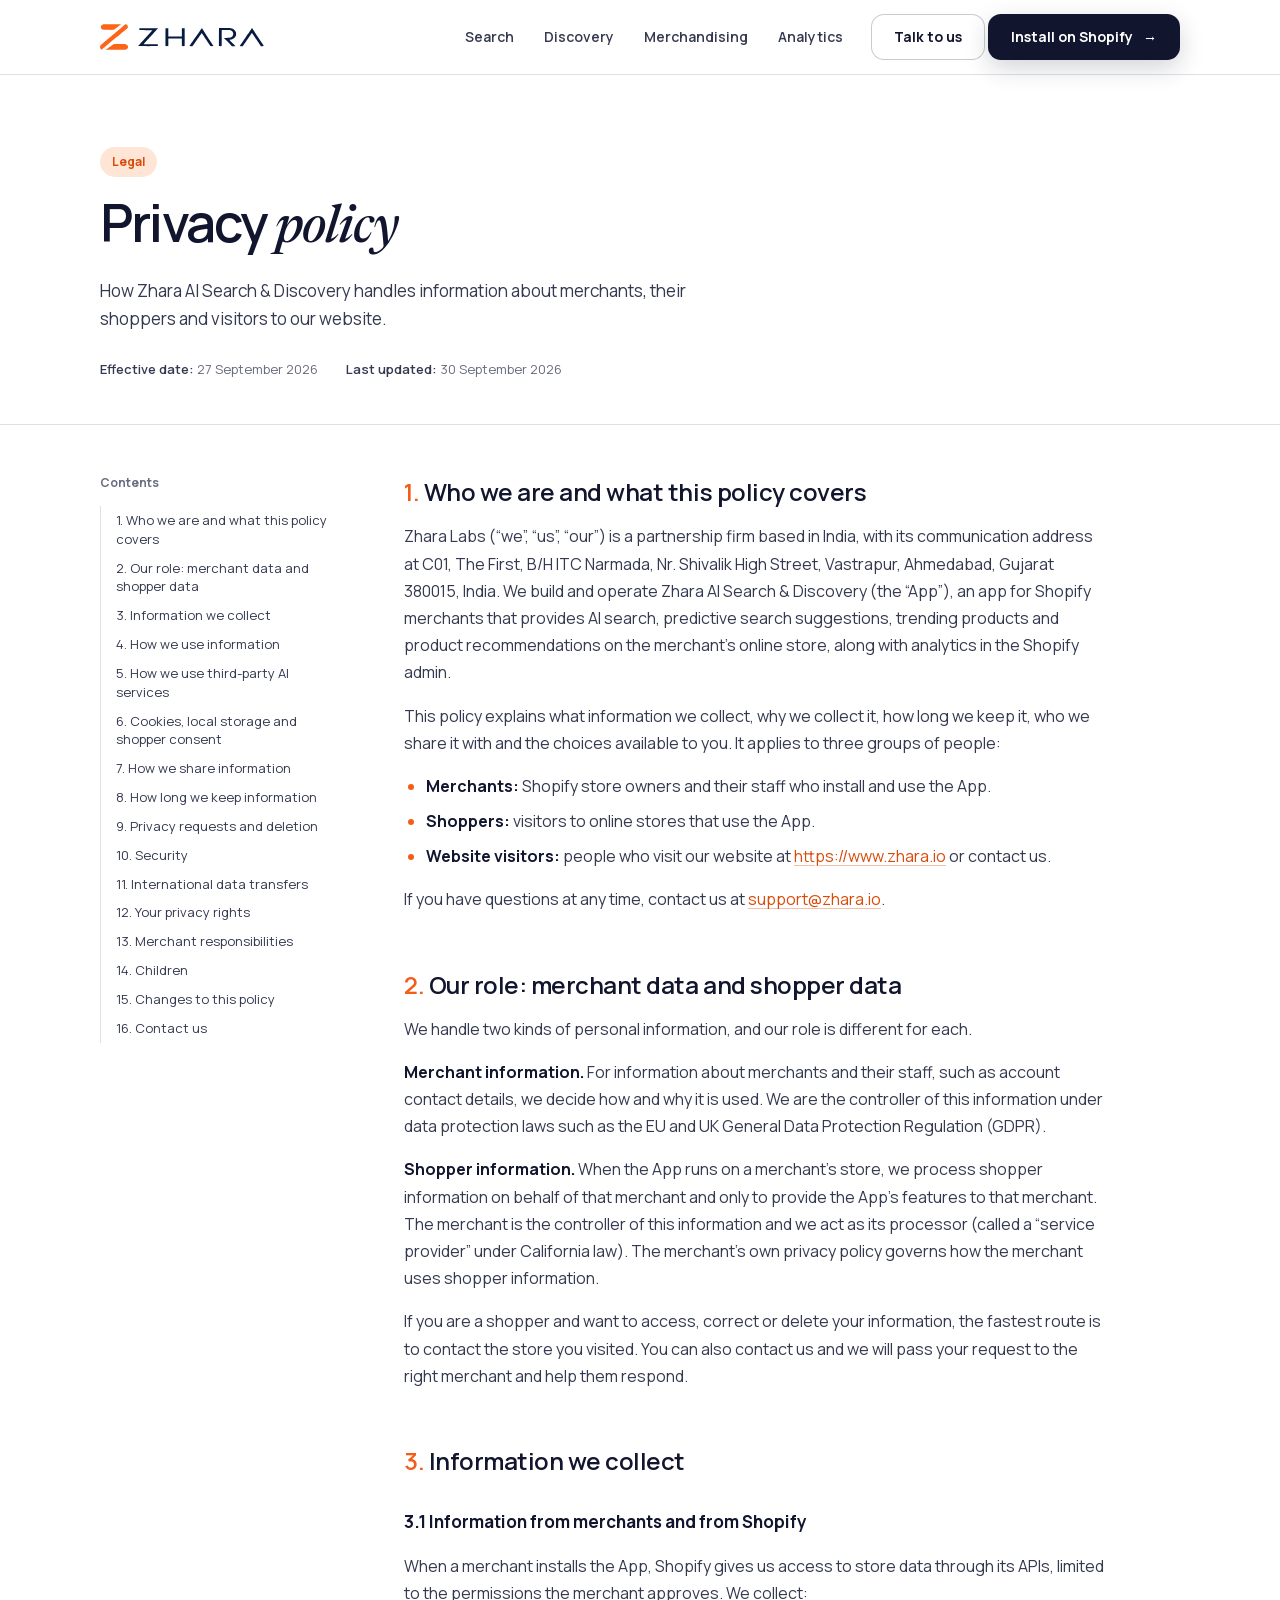
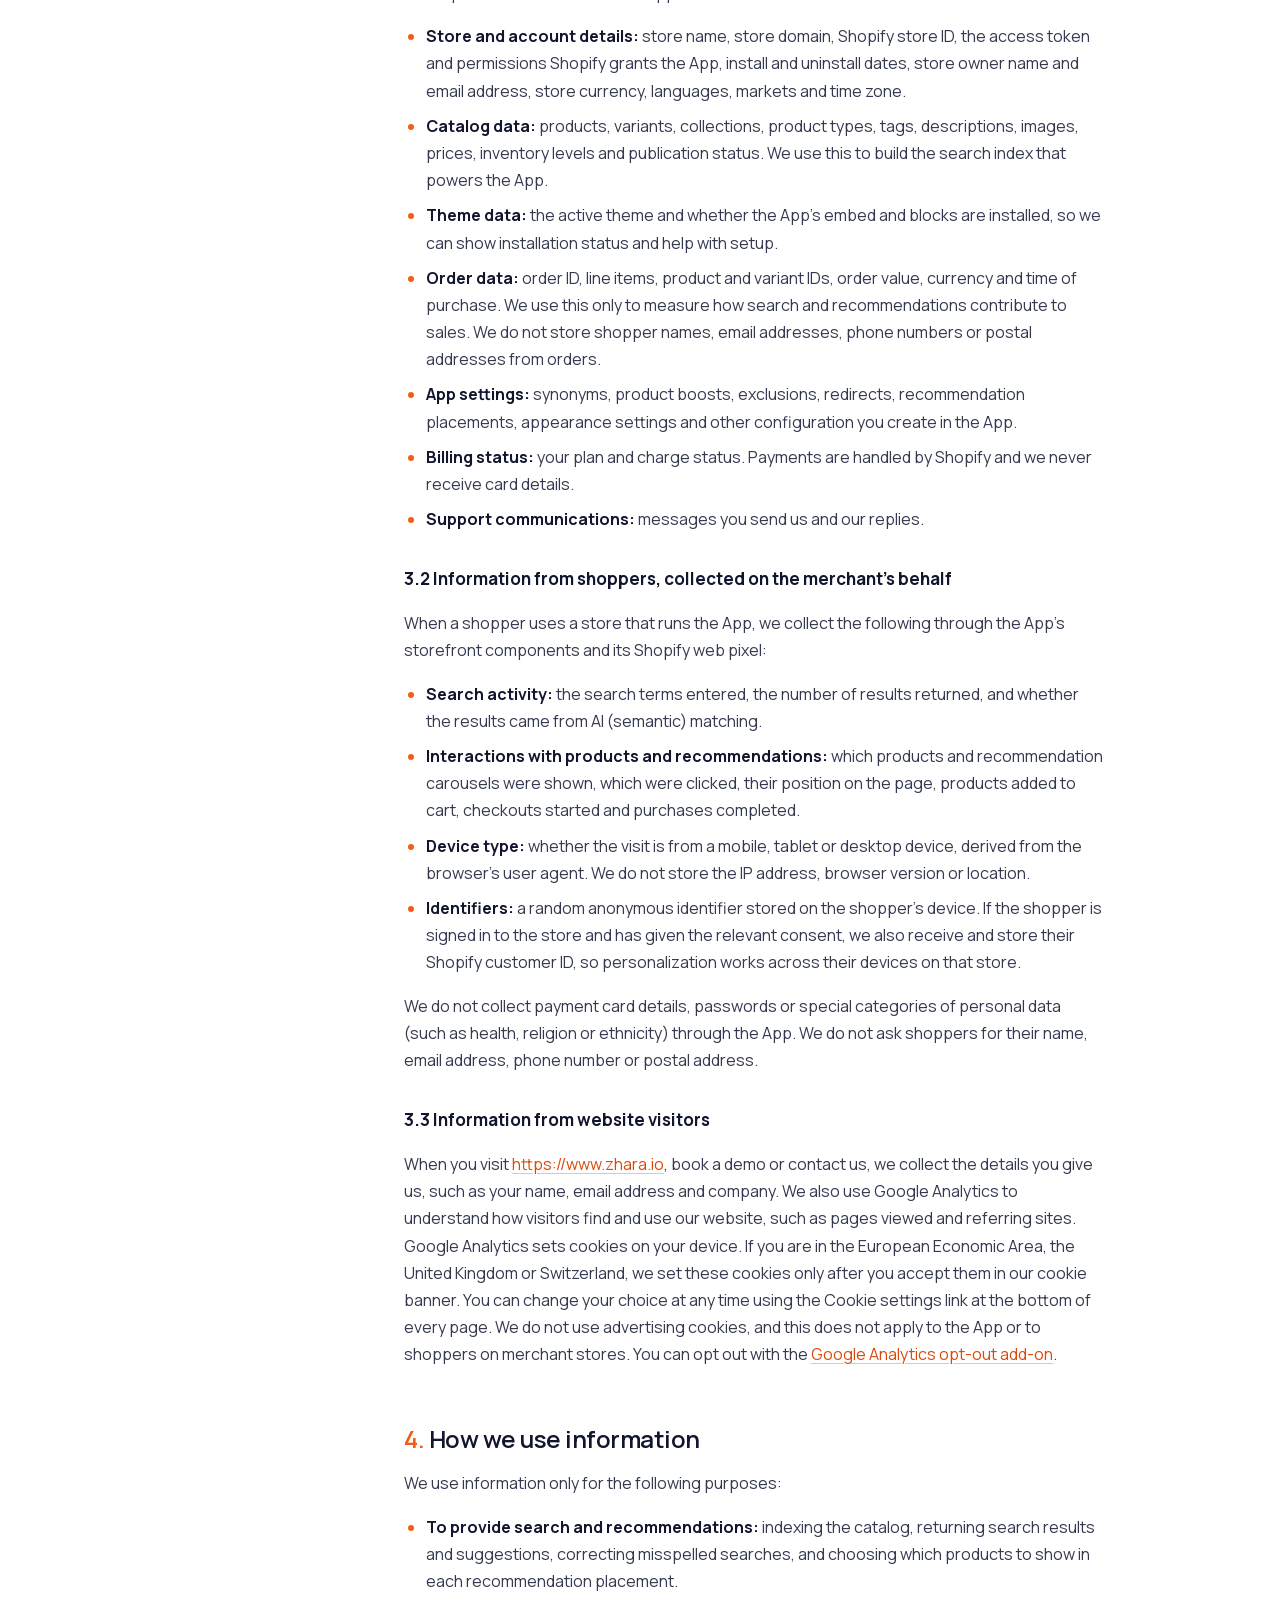
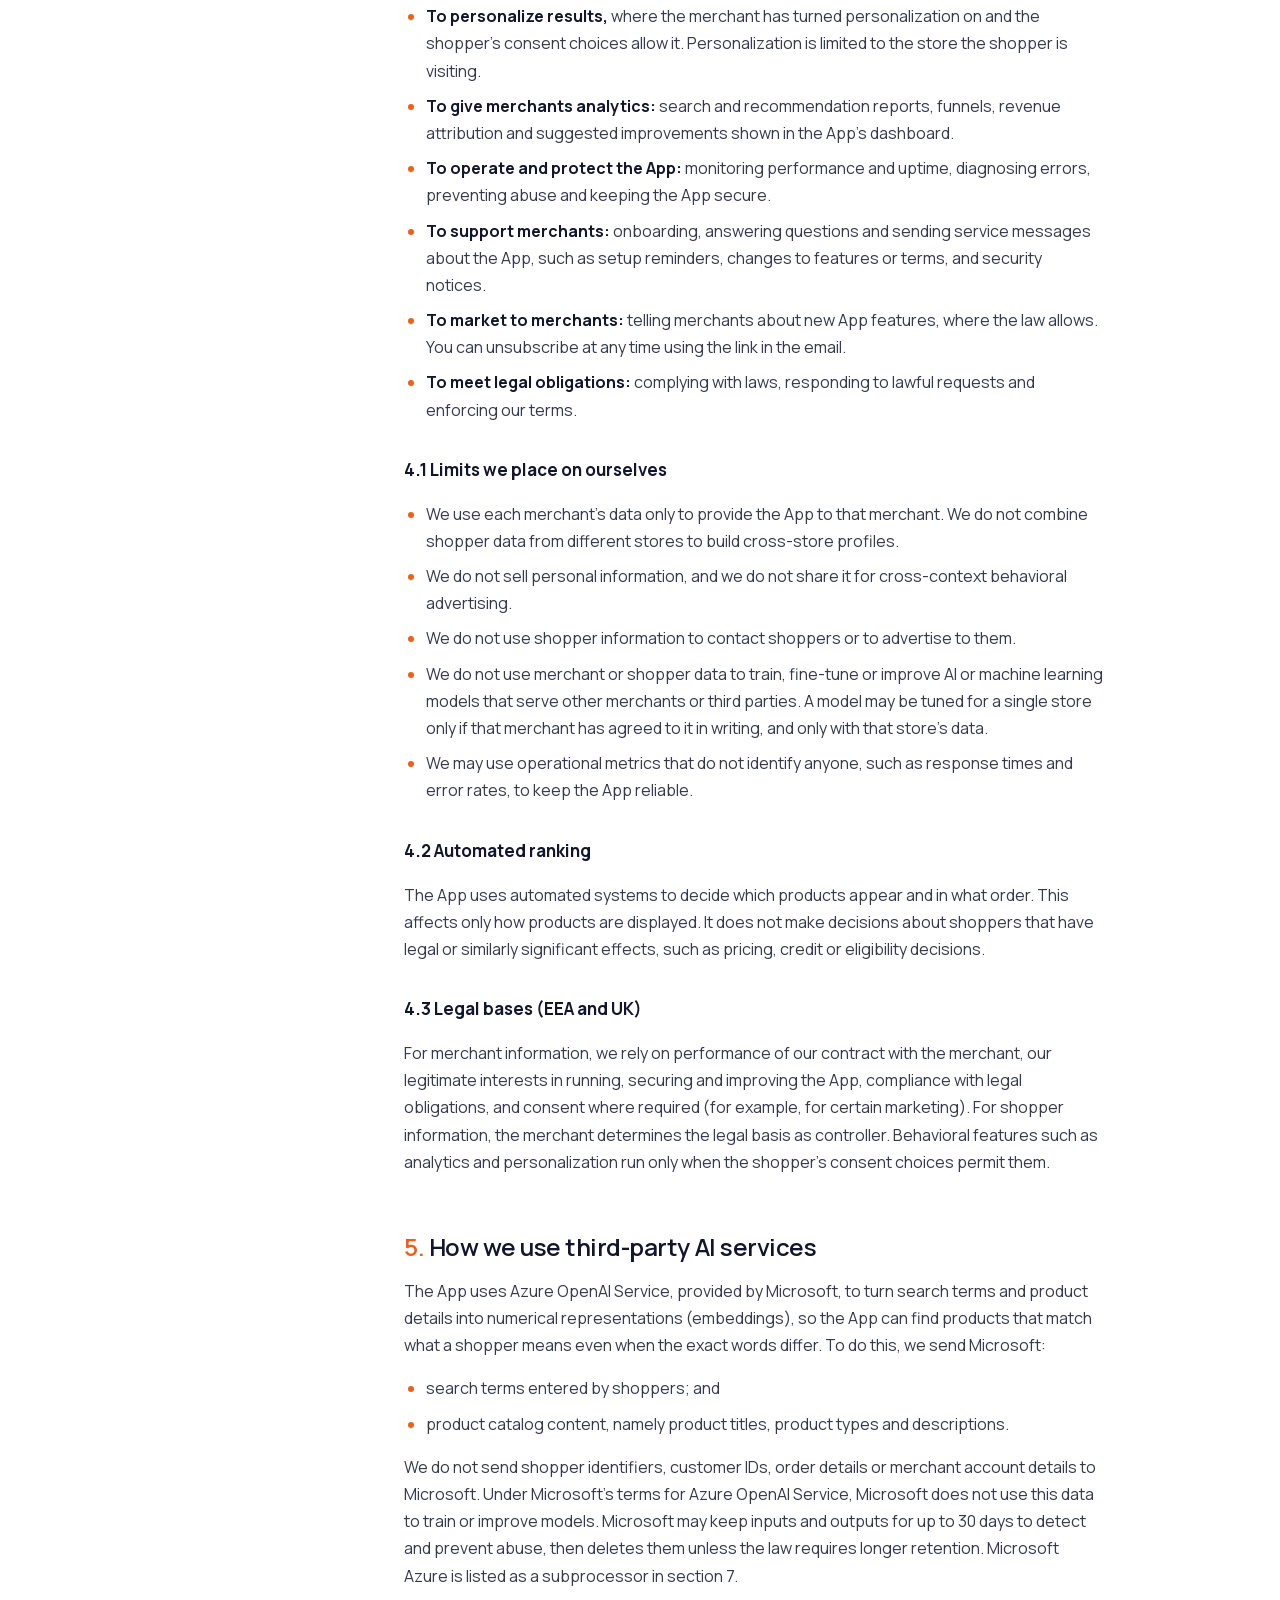
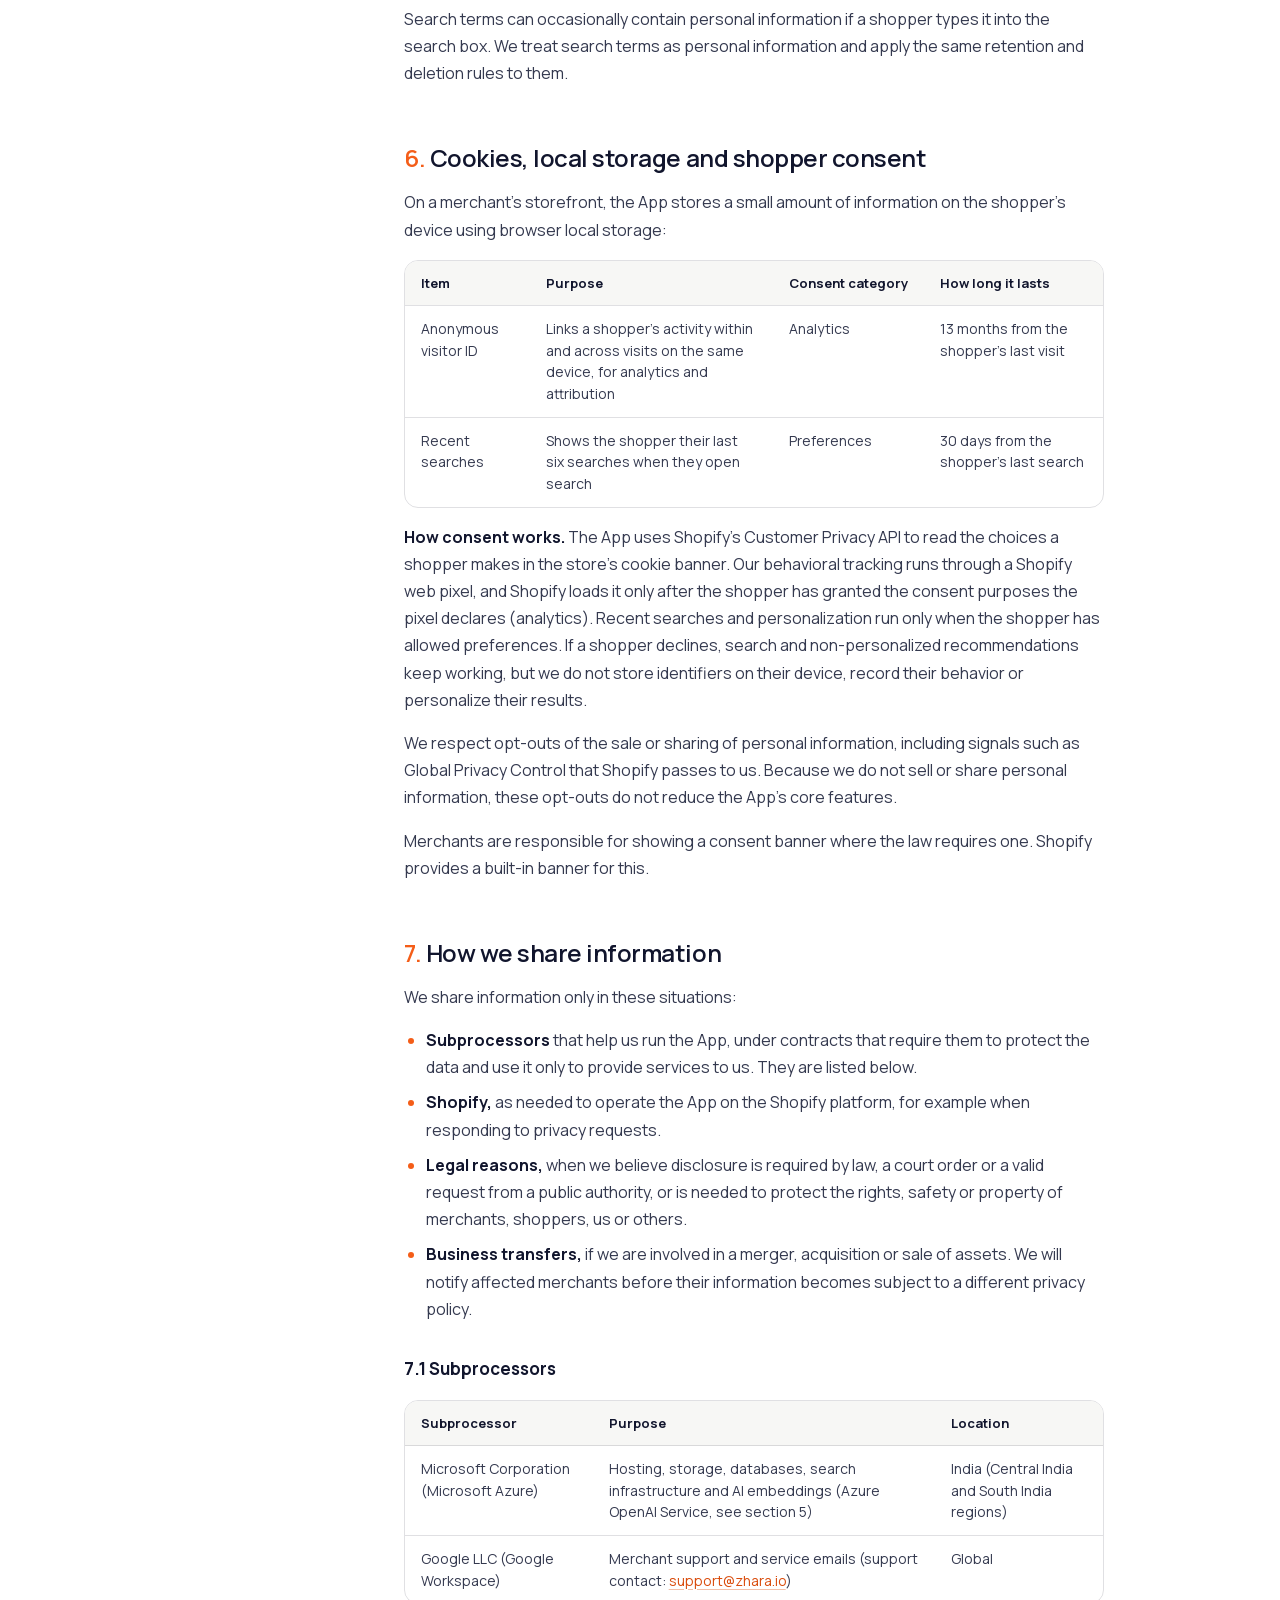
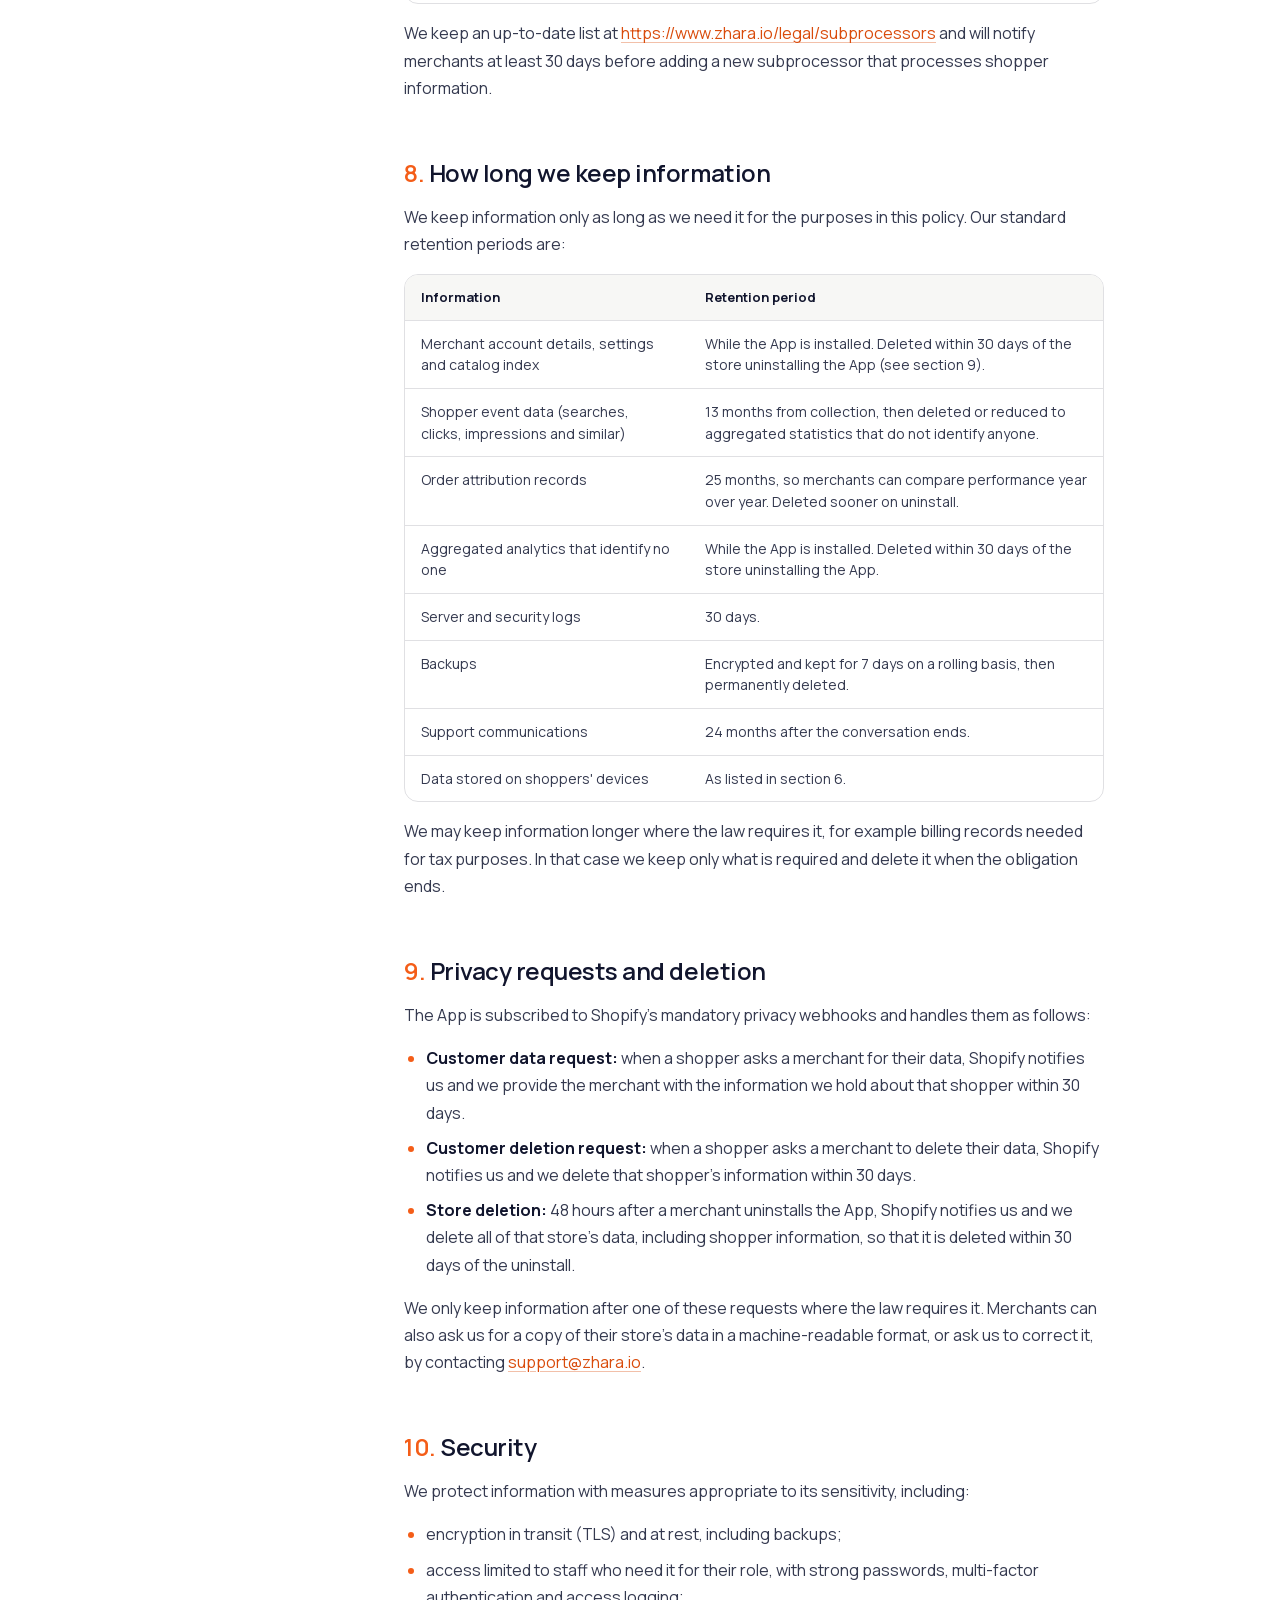
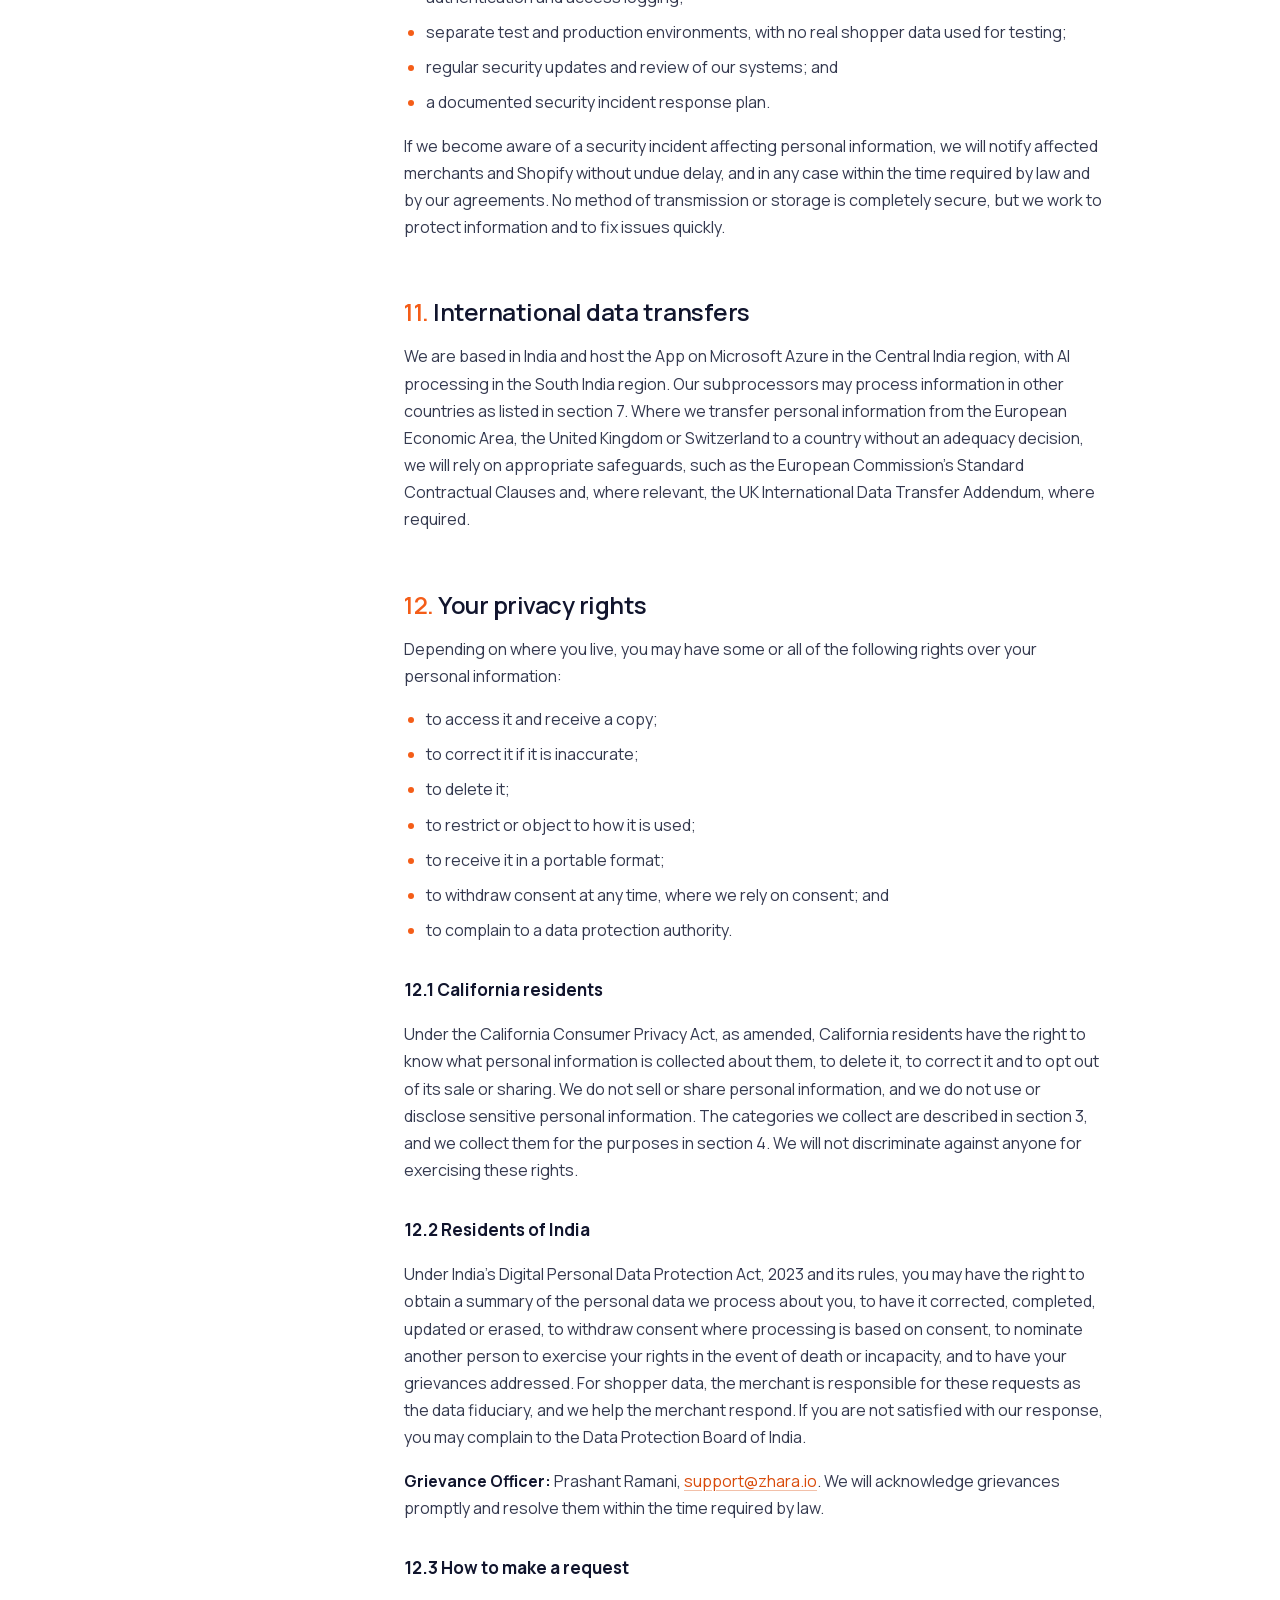
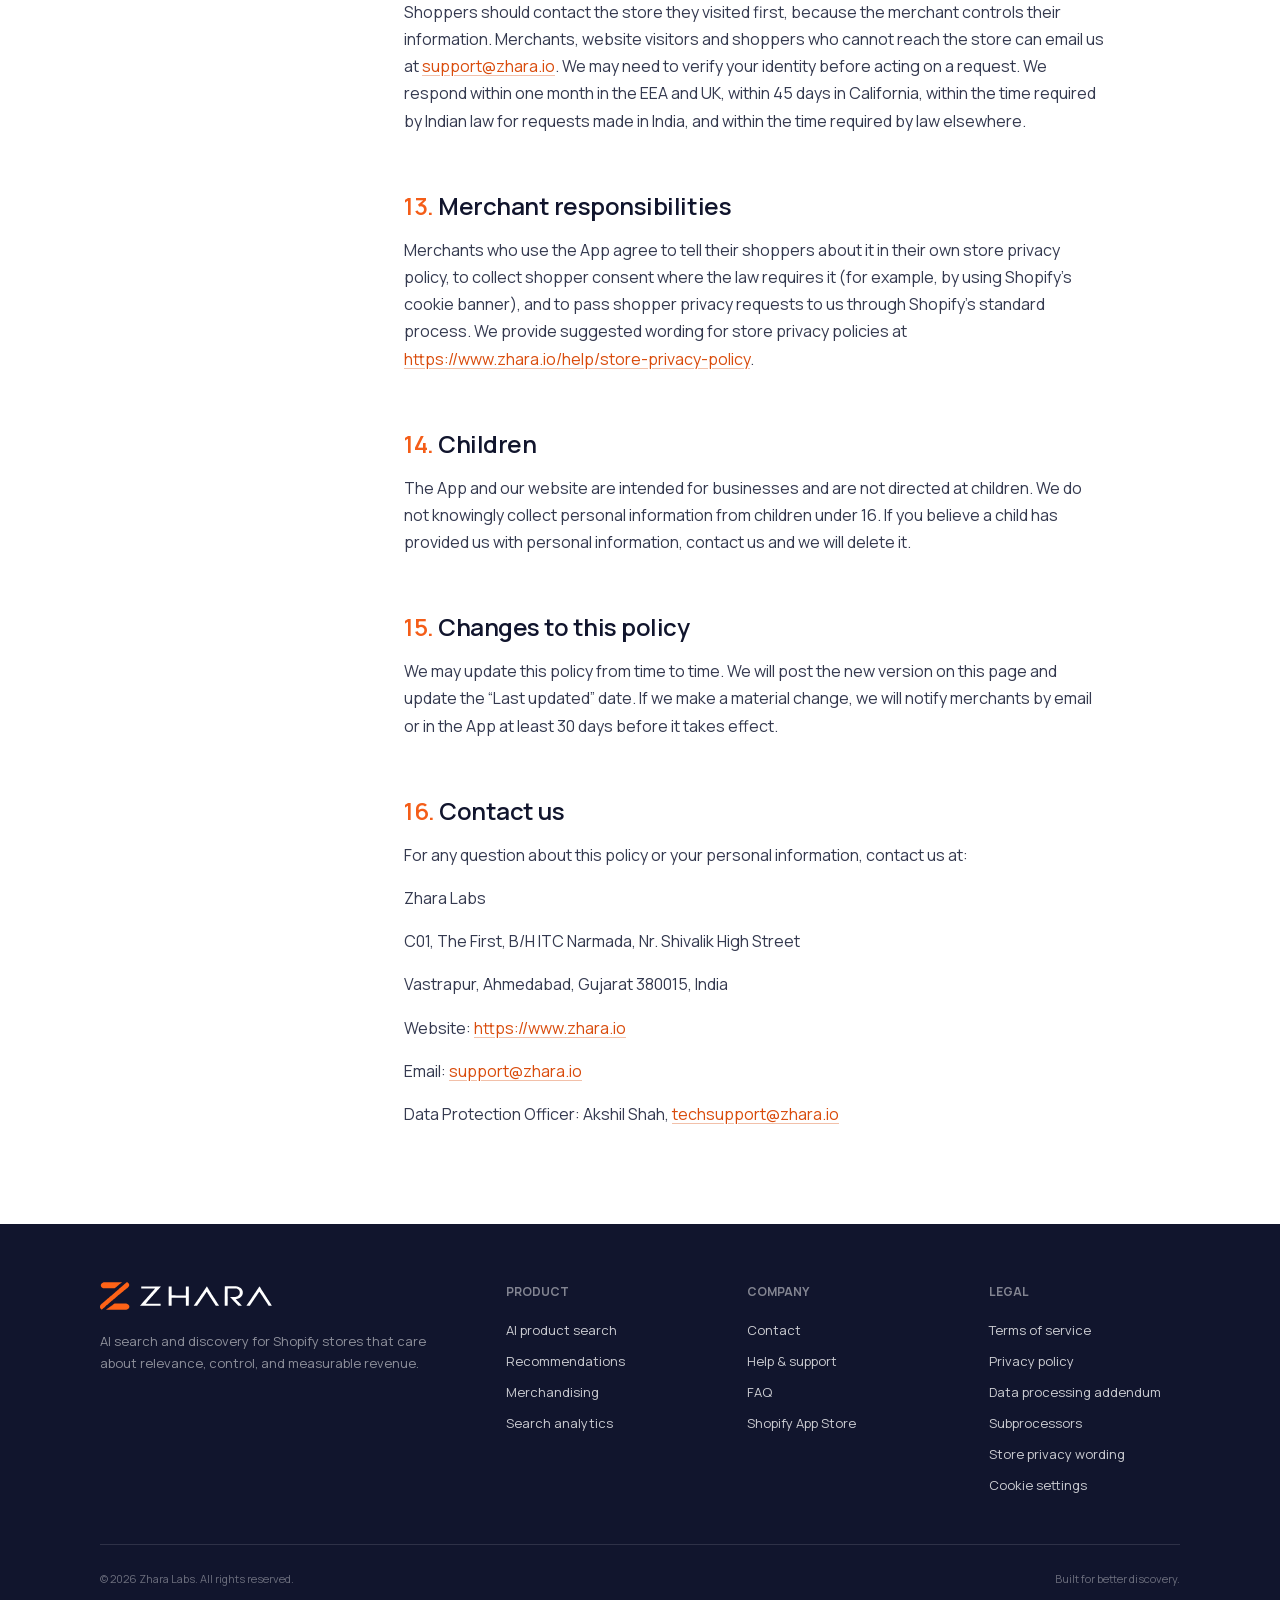
<file: privacy/index.html>
<!DOCTYPE html>
<html lang="en">
<head>
  <meta charset="UTF-8">
  <!-- Google tag (gtag.js) with Consent Mode: analytics cookies stay off in the EEA, UK and Switzerland until the visitor accepts (see /assets/consent.js) -->
  <script>
    window.dataLayer = window.dataLayer || [];
    function gtag(){dataLayer.push(arguments);}
    gtag('consent', 'default', { ad_storage: 'denied', ad_user_data: 'denied', ad_personalization: 'denied', analytics_storage: 'granted' });
    gtag('consent', 'default', {
      ad_storage: 'denied', ad_user_data: 'denied', ad_personalization: 'denied', analytics_storage: 'denied',
      region: ['AT','BE','BG','HR','CY','CZ','DK','EE','FI','FR','DE','GR','HU','IE','IT','LV','LT','LU','MT','NL','PL','PT','RO','SK','SI','ES','SE','IS','LI','NO','GB','CH']
    });
    try {
      var consent = localStorage.getItem('zhara-consent');
      if (consent === 'granted' || consent === 'denied') gtag('consent', 'update', { analytics_storage: consent });
    } catch (e) {}
    gtag('js', new Date());
    gtag('config', 'G-CWNTYSQV7Q');
  </script>
  <script async src="https://www.googletagmanager.com/gtag/js?id=G-CWNTYSQV7Q"></script>
  <script src="/assets/consent.js" defer></script>
  <meta name="viewport" content="width=device-width, initial-scale=1.0">
  <title>Privacy Policy — Zhara AI Search &amp; Discovery</title>
  <meta name="description" content="How Zhara AI Search &amp; Discovery collects, uses, shares and protects merchant and shopper information.">
  <meta name="theme-color" content="#ffffff">
  <link rel="canonical" href="https://zhara.io/privacy/">
  <meta property="og:type" content="website">
  <meta property="og:url" content="https://zhara.io/privacy/">
  <meta property="og:site_name" content="Zhara AI Search &amp; Discovery">
  <meta property="og:title" content="Privacy Policy — Zhara AI Search &amp; Discovery">
  <meta property="og:description" content="How Zhara AI Search &amp; Discovery collects, uses, shares and protects merchant and shopper information.">
  <meta property="og:image" content="https://zhara.io/assets/og.png">
  <link rel="icon" href="/favicon.ico" sizes="48x48">
  <link rel="icon" href="/assets/logo/favicon.svg" type="image/svg+xml">
  <link rel="apple-touch-icon" href="/assets/logo/apple-touch-icon.png">
  <link rel="manifest" href="/site.webmanifest">
  <link rel="preload" href="/assets/fonts/manrope-latin.woff2" as="font" type="font/woff2" crossorigin>
  <link rel="stylesheet" href="/assets/legal.css">
</head>
<body>
  <nav aria-label="Main navigation">
    <div class="wrap nav-inner">
      <a href="/" class="brand" aria-label="Zhara home"><img src="/assets/logo/zhara-logo.svg" alt="Zhara" width="1302" height="209"></a>
      <div class="nav-links">
        <a href="/#product">Search</a>
        <a href="/#discovery">Discovery</a>
        <a href="/#features">Merchandising</a>
        <a href="/#analytics">Analytics</a>
      </div>
      <div class="nav-actions">
        <a href="mailto:hello@zhara.app" class="btn btn-light">Talk to us</a>
        <a href="https://apps.shopify.com/zhara-ai-search-discovery?utm_source=zhara.io" class="btn btn-dark">Install on Shopify <span class="arrow">→</span></a>
      </div>
    </div>
  </nav>

  <header class="doc-head">
    <div class="wrap">
      <span class="eyebrow">Legal</span>
      <h1>Privacy <em>policy</em></h1>
      <p class="lede">How Zhara AI Search &amp; Discovery handles information about merchants, their shoppers and visitors to our website.</p>
      <div class="doc-meta"><span><b>Effective date:</b> 27 September 2026</span><span><b>Last updated:</b> 30 September 2026</span></div>
    </div>
  </header>

  <main class="wrap">
    <div class="doc">
      <aside class="toc" aria-label="Contents">
        <b>Contents</b>
        <ol>
          <li><a href="#s1">1. Who we are and what this policy covers</a></li>
          <li><a href="#s2">2. Our role: merchant data and shopper data</a></li>
          <li><a href="#s3">3. Information we collect</a></li>
          <li><a href="#s4">4. How we use information</a></li>
          <li><a href="#s5">5. How we use third-party AI services</a></li>
          <li><a href="#s6">6. Cookies, local storage and shopper consent</a></li>
          <li><a href="#s7">7. How we share information</a></li>
          <li><a href="#s8">8. How long we keep information</a></li>
          <li><a href="#s9">9. Privacy requests and deletion</a></li>
          <li><a href="#s10">10. Security</a></li>
          <li><a href="#s11">11. International data transfers</a></li>
          <li><a href="#s12">12. Your privacy rights</a></li>
          <li><a href="#s13">13. Merchant responsibilities</a></li>
          <li><a href="#s14">14. Children</a></li>
          <li><a href="#s15">15. Changes to this policy</a></li>
          <li><a href="#s16">16. Contact us</a></li>
        </ol>
      </aside>
      <article class="prose">
<h2 id="s1"><span class="num">1.</span> Who we are and what this policy covers</h2>
<p>Zhara Labs (“we”, “us”, “our”) is a partnership firm based in India, with its communication address at C01, The First, B/H ITC Narmada, Nr. Shivalik High Street, Vastrapur, Ahmedabad, Gujarat 380015, India. We build and operate Zhara AI Search &amp; Discovery (the “App”), an app for Shopify merchants that provides AI search, predictive search suggestions, trending products and product recommendations on the merchant's online store, along with analytics in the Shopify admin.</p>
<p>This policy explains what information we collect, why we collect it, how long we keep it, who we share it with and the choices available to you. It applies to three groups of people:</p>
<ul>
<li><strong>Merchants:</strong> Shopify store owners and their staff who install and use the App.</li>
<li><strong>Shoppers:</strong> visitors to online stores that use the App.</li>
<li><strong>Website visitors:</strong> people who visit our website at <a href="/">https://www.zhara.io</a> or contact us.</li>
</ul>
<p>If you have questions at any time, contact us at <a href="mailto:support@zhara.io">support@zhara.io</a>.</p>
<h2 id="s2"><span class="num">2.</span> Our role: merchant data and shopper data</h2>
<p>We handle two kinds of personal information, and our role is different for each.</p>
<p><strong>Merchant information.</strong> For information about merchants and their staff, such as account contact details, we decide how and why it is used. We are the controller of this information under data protection laws such as the EU and UK General Data Protection Regulation (GDPR).</p>
<p><strong>Shopper information.</strong> When the App runs on a merchant's store, we process shopper information on behalf of that merchant and only to provide the App's features to that merchant. The merchant is the controller of this information and we act as its processor (called a “service provider” under California law). The merchant's own privacy policy governs how the merchant uses shopper information.</p>
<p>If you are a shopper and want to access, correct or delete your information, the fastest route is to contact the store you visited. You can also contact us and we will pass your request to the right merchant and help them respond.</p>
<h2 id="s3"><span class="num">3.</span> Information we collect</h2>
<h3 id="s3-1">3.1 Information from merchants and from Shopify</h3>
<p>When a merchant installs the App, Shopify gives us access to store data through its APIs, limited to the permissions the merchant approves. We collect:</p>
<ul>
<li><strong>Store and account details:</strong> store name, store domain, Shopify store ID, the access token and permissions Shopify grants the App, install and uninstall dates, store owner name and email address, store currency, languages, markets and time zone.</li>
<li><strong>Catalog data:</strong> products, variants, collections, product types, tags, descriptions, images, prices, inventory levels and publication status. We use this to build the search index that powers the App.</li>
<li><strong>Theme data:</strong> the active theme and whether the App's embed and blocks are installed, so we can show installation status and help with setup.</li>
<li><strong>Order data:</strong> order ID, line items, product and variant IDs, order value, currency and time of purchase. We use this only to measure how search and recommendations contribute to sales. We do not store shopper names, email addresses, phone numbers or postal addresses from orders.</li>
<li><strong>App settings:</strong> synonyms, product boosts, exclusions, redirects, recommendation placements, appearance settings and other configuration you create in the App.</li>
<li><strong>Billing status:</strong> your plan and charge status. Payments are handled by Shopify and we never receive card details.</li>
<li><strong>Support communications:</strong> messages you send us and our replies.</li>
</ul>
<h3 id="s3-2">3.2 Information from shoppers, collected on the merchant's behalf</h3>
<p>When a shopper uses a store that runs the App, we collect the following through the App's storefront components and its Shopify web pixel:</p>
<ul>
<li><strong>Search activity:</strong> the search terms entered, the number of results returned, and whether the results came from AI (semantic) matching.</li>
<li><strong>Interactions with products and recommendations:</strong> which products and recommendation carousels were shown, which were clicked, their position on the page, products added to cart, checkouts started and purchases completed.</li>
<li><strong>Device type:</strong> whether the visit is from a mobile, tablet or desktop device, derived from the browser’s user agent. We do not store the IP address, browser version or location.</li>
<li><strong>Identifiers:</strong> a random anonymous identifier stored on the shopper’s device. If the shopper is signed in to the store and has given the relevant consent, we also receive and store their Shopify customer ID, so personalization works across their devices on that store.</li>
</ul>
<p>We do not collect payment card details, passwords or special categories of personal data (such as health, religion or ethnicity) through the App. We do not ask shoppers for their name, email address, phone number or postal address.</p>
<h3 id="s3-3">3.3 Information from website visitors</h3>
<p>When you visit <a href="/">https://www.zhara.io</a>, book a demo or contact us, we collect the details you give us, such as your name, email address and company. We also use Google Analytics to understand how visitors find and use our website, such as pages viewed and referring sites. Google Analytics sets cookies on your device. If you are in the European Economic Area, the United Kingdom or Switzerland, we set these cookies only after you accept them in our cookie banner. You can change your choice at any time using the Cookie settings link at the bottom of every page. We do not use advertising cookies, and this does not apply to the App or to shoppers on merchant stores. You can opt out with the <a href="https://tools.google.com/dlpage/gaoptout">Google Analytics opt-out add-on</a>.</p>
<h2 id="s4"><span class="num">4.</span> How we use information</h2>
<p>We use information only for the following purposes:</p>
<ul>
<li><strong>To provide search and recommendations:</strong> indexing the catalog, returning search results and suggestions, correcting misspelled searches, and choosing which products to show in each recommendation placement.</li>
<li><strong>To personalize results,</strong> where the merchant has turned personalization on and the shopper's consent choices allow it. Personalization is limited to the store the shopper is visiting.</li>
<li><strong>To give merchants analytics:</strong> search and recommendation reports, funnels, revenue attribution and suggested improvements shown in the App's dashboard.</li>
<li><strong>To operate and protect the App:</strong> monitoring performance and uptime, diagnosing errors, preventing abuse and keeping the App secure.</li>
<li><strong>To support merchants:</strong> onboarding, answering questions and sending service messages about the App, such as setup reminders, changes to features or terms, and security notices.</li>
<li><strong>To market to merchants:</strong> telling merchants about new App features, where the law allows. You can unsubscribe at any time using the link in the email.</li>
<li><strong>To meet legal obligations:</strong> complying with laws, responding to lawful requests and enforcing our terms.</li>
</ul>
<h3 id="s4-1">4.1 Limits we place on ourselves</h3>
<ul>
<li>We use each merchant's data only to provide the App to that merchant. We do not combine shopper data from different stores to build cross-store profiles.</li>
<li>We do not sell personal information, and we do not share it for cross-context behavioral advertising.</li>
<li>We do not use shopper information to contact shoppers or to advertise to them.</li>
<li>We do not use merchant or shopper data to train, fine-tune or improve AI or machine learning models that serve other merchants or third parties. A model may be tuned for a single store only if that merchant has agreed to it in writing, and only with that store's data.</li>
<li>We may use operational metrics that do not identify anyone, such as response times and error rates, to keep the App reliable.</li>
</ul>
<h3 id="s4-2">4.2 Automated ranking</h3>
<p>The App uses automated systems to decide which products appear and in what order. This affects only how products are displayed. It does not make decisions about shoppers that have legal or similarly significant effects, such as pricing, credit or eligibility decisions.</p>
<h3 id="s4-3">4.3 Legal bases (EEA and UK)</h3>
<p>For merchant information, we rely on performance of our contract with the merchant, our legitimate interests in running, securing and improving the App, compliance with legal obligations, and consent where required (for example, for certain marketing). For shopper information, the merchant determines the legal basis as controller. Behavioral features such as analytics and personalization run only when the shopper's consent choices permit them.</p>
<h2 id="s5"><span class="num">5.</span> How we use third-party AI services</h2>
<p>The App uses Azure OpenAI Service, provided by Microsoft, to turn search terms and product details into numerical representations (embeddings), so the App can find products that match what a shopper means even when the exact words differ. To do this, we send Microsoft:</p>
<ul>
<li>search terms entered by shoppers; and</li>
<li>product catalog content, namely product titles, product types and descriptions.</li>
</ul>
<p>We do not send shopper identifiers, customer IDs, order details or merchant account details to Microsoft. Under Microsoft’s terms for Azure OpenAI Service, Microsoft does not use this data to train or improve models. Microsoft may keep inputs and outputs for up to 30 days to detect and prevent abuse, then deletes them unless the law requires longer retention. Microsoft Azure is listed as a subprocessor in section 7.</p>
<p>Search terms can occasionally contain personal information if a shopper types it into the search box. We treat search terms as personal information and apply the same retention and deletion rules to them.</p>
<h2 id="s6"><span class="num">6.</span> Cookies, local storage and shopper consent</h2>
<p>On a merchant's storefront, the App stores a small amount of information on the shopper's device using browser local storage:</p>
<div class="table-wrap"><table>

<thead>
<tr>
<th><strong>Item</strong></th>
<th><strong>Purpose</strong></th>
<th><strong>Consent category</strong></th>
<th><strong>How long it lasts</strong></th>
</tr>
</thead>
<tbody>
<tr>
<td>Anonymous visitor ID</td>
<td>Links a shopper's activity within and across visits on the same device, for analytics and attribution</td>
<td>Analytics</td>
<td>13 months from the shopper’s last visit</td>
</tr>
<tr>
<td>Recent searches</td>
<td>Shows the shopper their last six searches when they open search</td>
<td>Preferences</td>
<td>30 days from the shopper’s last search</td>
</tr>
</tbody>
</table></div>
<p><strong>How consent works.</strong> The App uses Shopify's Customer Privacy API to read the choices a shopper makes in the store's cookie banner. Our behavioral tracking runs through a Shopify web pixel, and Shopify loads it only after the shopper has granted the consent purposes the pixel declares (analytics). Recent searches and personalization run only when the shopper has allowed preferences. If a shopper declines, search and non-personalized recommendations keep working, but we do not store identifiers on their device, record their behavior or personalize their results.</p>
<p>We respect opt-outs of the sale or sharing of personal information, including signals such as Global Privacy Control that Shopify passes to us. Because we do not sell or share personal information, these opt-outs do not reduce the App's core features.</p>
<p>Merchants are responsible for showing a consent banner where the law requires one. Shopify provides a built-in banner for this.</p>
<h2 id="s7"><span class="num">7.</span> How we share information</h2>
<p>We share information only in these situations:</p>
<ul>
<li><strong>Subprocessors</strong> that help us run the App, under contracts that require them to protect the data and use it only to provide services to us. They are listed below.</li>
<li><strong>Shopify,</strong> as needed to operate the App on the Shopify platform, for example when responding to privacy requests.</li>
<li><strong>Legal reasons,</strong> when we believe disclosure is required by law, a court order or a valid request from a public authority, or is needed to protect the rights, safety or property of merchants, shoppers, us or others.</li>
<li><strong>Business transfers,</strong> if we are involved in a merger, acquisition or sale of assets. We will notify affected merchants before their information becomes subject to a different privacy policy.</li>
</ul>
<h3 id="s7-1">7.1 Subprocessors</h3>
<div class="table-wrap"><table>

<thead>
<tr>
<th><strong>Subprocessor</strong></th>
<th><strong>Purpose</strong></th>
<th><strong>Location</strong></th>
</tr>
</thead>
<tbody>
<tr>
<td>Microsoft Corporation (Microsoft Azure)</td>
<td>Hosting, storage, databases, search infrastructure and AI embeddings (Azure OpenAI Service, see section 5)</td>
<td>India (Central India and South India regions)</td>
</tr>
<tr>
<td>Google LLC (Google Workspace)</td>
<td>Merchant support and service emails (support contact: <a href="mailto:support@zhara.io">support@zhara.io</a>)</td>
<td>Global</td>
</tr>
</tbody>
</table></div>
<p>We keep an up-to-date list at <a href="/legal/subprocessors/">https://www.zhara.io/legal/subprocessors</a> and will notify merchants at least 30 days before adding a new subprocessor that processes shopper information.</p>
<h2 id="s8"><span class="num">8.</span> How long we keep information</h2>
<p>We keep information only as long as we need it for the purposes in this policy. Our standard retention periods are:</p>
<div class="table-wrap"><table>

<thead>
<tr>
<th><strong>Information</strong></th>
<th><strong>Retention period</strong></th>
</tr>
</thead>
<tbody>
<tr>
<td>Merchant account details, settings and catalog index</td>
<td>While the App is installed. Deleted within 30 days of the store uninstalling the App (see section 9).</td>
</tr>
<tr>
<td>Shopper event data (searches, clicks, impressions and similar)</td>
<td>13 months from collection, then deleted or reduced to aggregated statistics that do not identify anyone.</td>
</tr>
<tr>
<td>Order attribution records</td>
<td>25 months, so merchants can compare performance year over year. Deleted sooner on uninstall.</td>
</tr>
<tr>
<td>Aggregated analytics that identify no one</td>
<td>While the App is installed. Deleted within 30 days of the store uninstalling the App.</td>
</tr>
<tr>
<td>Server and security logs</td>
<td>30 days.</td>
</tr>
<tr>
<td>Backups</td>
<td>Encrypted and kept for 7 days on a rolling basis, then permanently deleted.</td>
</tr>
<tr>
<td>Support communications</td>
<td>24 months after the conversation ends.</td>
</tr>
<tr>
<td>Data stored on shoppers' devices</td>
<td>As listed in section 6.</td>
</tr>
</tbody>
</table></div>
<p>We may keep information longer where the law requires it, for example billing records needed for tax purposes. In that case we keep only what is required and delete it when the obligation ends.</p>
<h2 id="s9"><span class="num">9.</span> Privacy requests and deletion</h2>
<p>The App is subscribed to Shopify's mandatory privacy webhooks and handles them as follows:</p>
<ul>
<li><strong>Customer data request:</strong> when a shopper asks a merchant for their data, Shopify notifies us and we provide the merchant with the information we hold about that shopper within 30 days.</li>
<li><strong>Customer deletion request:</strong> when a shopper asks a merchant to delete their data, Shopify notifies us and we delete that shopper's information within 30 days.</li>
<li><strong>Store deletion:</strong> 48 hours after a merchant uninstalls the App, Shopify notifies us and we delete all of that store’s data, including shopper information, so that it is deleted within 30 days of the uninstall.</li>
</ul>
<p>We only keep information after one of these requests where the law requires it. Merchants can also ask us for a copy of their store's data in a machine-readable format, or ask us to correct it, by contacting <a href="mailto:support@zhara.io">support@zhara.io</a>.</p>
<h2 id="s10"><span class="num">10.</span> Security</h2>
<p>We protect information with measures appropriate to its sensitivity, including:</p>
<ul>
<li>encryption in transit (TLS) and at rest, including backups;</li>
<li>access limited to staff who need it for their role, with strong passwords, multi-factor authentication and access logging;</li>
<li>separate test and production environments, with no real shopper data used for testing;</li>
<li>regular security updates and review of our systems; and</li>
<li>a documented security incident response plan.</li>
</ul>
<p>If we become aware of a security incident affecting personal information, we will notify affected merchants and Shopify without undue delay, and in any case within the time required by law and by our agreements. No method of transmission or storage is completely secure, but we work to protect information and to fix issues quickly.</p>
<h2 id="s11"><span class="num">11.</span> International data transfers</h2>
<p>We are based in India and host the App on Microsoft Azure in the Central India region, with AI processing in the South India region. Our subprocessors may process information in other countries as listed in section 7. Where we transfer personal information from the European Economic Area, the United Kingdom or Switzerland to a country without an adequacy decision, we will rely on appropriate safeguards, such as the European Commission’s Standard Contractual Clauses and, where relevant, the UK International Data Transfer Addendum, where required.</p>
<h2 id="s12"><span class="num">12.</span> Your privacy rights</h2>
<p>Depending on where you live, you may have some or all of the following rights over your personal information:</p>
<ul>
<li>to access it and receive a copy;</li>
<li>to correct it if it is inaccurate;</li>
<li>to delete it;</li>
<li>to restrict or object to how it is used;</li>
<li>to receive it in a portable format;</li>
<li>to withdraw consent at any time, where we rely on consent; and</li>
<li>to complain to a data protection authority.</li>
</ul>
<h3 id="s12-1">12.1 California residents</h3>
<p>Under the California Consumer Privacy Act, as amended, California residents have the right to know what personal information is collected about them, to delete it, to correct it and to opt out of its sale or sharing. We do not sell or share personal information, and we do not use or disclose sensitive personal information. The categories we collect are described in section 3, and we collect them for the purposes in section 4. We will not discriminate against anyone for exercising these rights.</p>
<h3 id="s12-2">12.2 Residents of India</h3>
<p>Under India's Digital Personal Data Protection Act, 2023 and its rules, you may have the right to obtain a summary of the personal data we process about you, to have it corrected, completed, updated or erased, to withdraw consent where processing is based on consent, to nominate another person to exercise your rights in the event of death or incapacity, and to have your grievances addressed. For shopper data, the merchant is responsible for these requests as the data fiduciary, and we help the merchant respond. If you are not satisfied with our response, you may complain to the Data Protection Board of India.</p>
<p><strong>Grievance Officer:</strong> Prashant Ramani, <a href="mailto:support@zhara.io">support@zhara.io</a>. We will acknowledge grievances promptly and resolve them within the time required by law.</p>
<h3 id="s12-3">12.3 How to make a request</h3>
<p>Shoppers should contact the store they visited first, because the merchant controls their information. Merchants, website visitors and shoppers who cannot reach the store can email us at <a href="mailto:support@zhara.io">support@zhara.io</a>. We may need to verify your identity before acting on a request. We respond within one month in the EEA and UK, within 45 days in California, within the time required by Indian law for requests made in India, and within the time required by law elsewhere.</p>
<h2 id="s13"><span class="num">13.</span> Merchant responsibilities</h2>
<p>Merchants who use the App agree to tell their shoppers about it in their own store privacy policy, to collect shopper consent where the law requires it (for example, by using Shopify's cookie banner), and to pass shopper privacy requests to us through Shopify's standard process. We provide suggested wording for store privacy policies at <a href="/help/store-privacy-policy/">https://www.zhara.io/help/store-privacy-policy</a>.</p>
<h2 id="s14"><span class="num">14.</span> Children</h2>
<p>The App and our website are intended for businesses and are not directed at children. We do not knowingly collect personal information from children under 16. If you believe a child has provided us with personal information, contact us and we will delete it.</p>
<h2 id="s15"><span class="num">15.</span> Changes to this policy</h2>
<p>We may update this policy from time to time. We will post the new version on this page and update the “Last updated” date. If we make a material change, we will notify merchants by email or in the App at least 30 days before it takes effect.</p>
<h2 id="s16"><span class="num">16.</span> Contact us</h2>
<p>For any question about this policy or your personal information, contact us at:</p>
<p>Zhara Labs</p>
<p>C01, The First, B/H ITC Narmada, Nr. Shivalik High Street</p>
<p>Vastrapur, Ahmedabad, Gujarat 380015, India</p>
<p>Website: <a href="/">https://www.zhara.io</a></p>
<p>Email: <a href="mailto:support@zhara.io">support@zhara.io</a></p>
<p>Data Protection Officer: Akshil Shah, <a href="mailto:techsupport@zhara.io">techsupport@zhara.io</a></p>
      </article>
    </div>
  </main>

  <footer>
    <div class="wrap">
      <div class="footer-top">
        <div class="footer-brand"><img src="/assets/logo/zhara-logo-on-dark.svg" alt="Zhara" width="1302" height="209"><p>AI search and discovery for Shopify stores that care about relevance, control, and measurable revenue.</p></div>
        <div class="footer-col"><b>PRODUCT</b><a href="/#product">AI product search</a><a href="/#discovery">Recommendations</a><a href="/#features">Merchandising</a><a href="/#analytics">Search analytics</a></div>
        <div class="footer-col"><b>COMPANY</b><a href="mailto:hello@zhara.app">Contact</a><a href="/help/">Help &amp; support</a><a href="/faq/">FAQ</a><a href="https://apps.shopify.com/zhara-ai-search-discovery?utm_source=zhara.io">Shopify App Store</a></div>
        <div class="footer-col"><b>LEGAL</b><a href="/terms/">Terms of service</a><a href="/privacy/">Privacy policy</a><a href="/legal/dpa/">Data processing addendum</a><a href="/legal/subprocessors/">Subprocessors</a><a href="/help/store-privacy-policy/">Store privacy wording</a><a href="#" data-cookie-settings>Cookie settings</a></div>
      </div>
      <div class="footer-bottom"><span>© 2026 Zhara Labs. All rights reserved.</span><span>Built for better discovery.</span></div>
    </div>
  </footer>
</body>
</html>
</file>
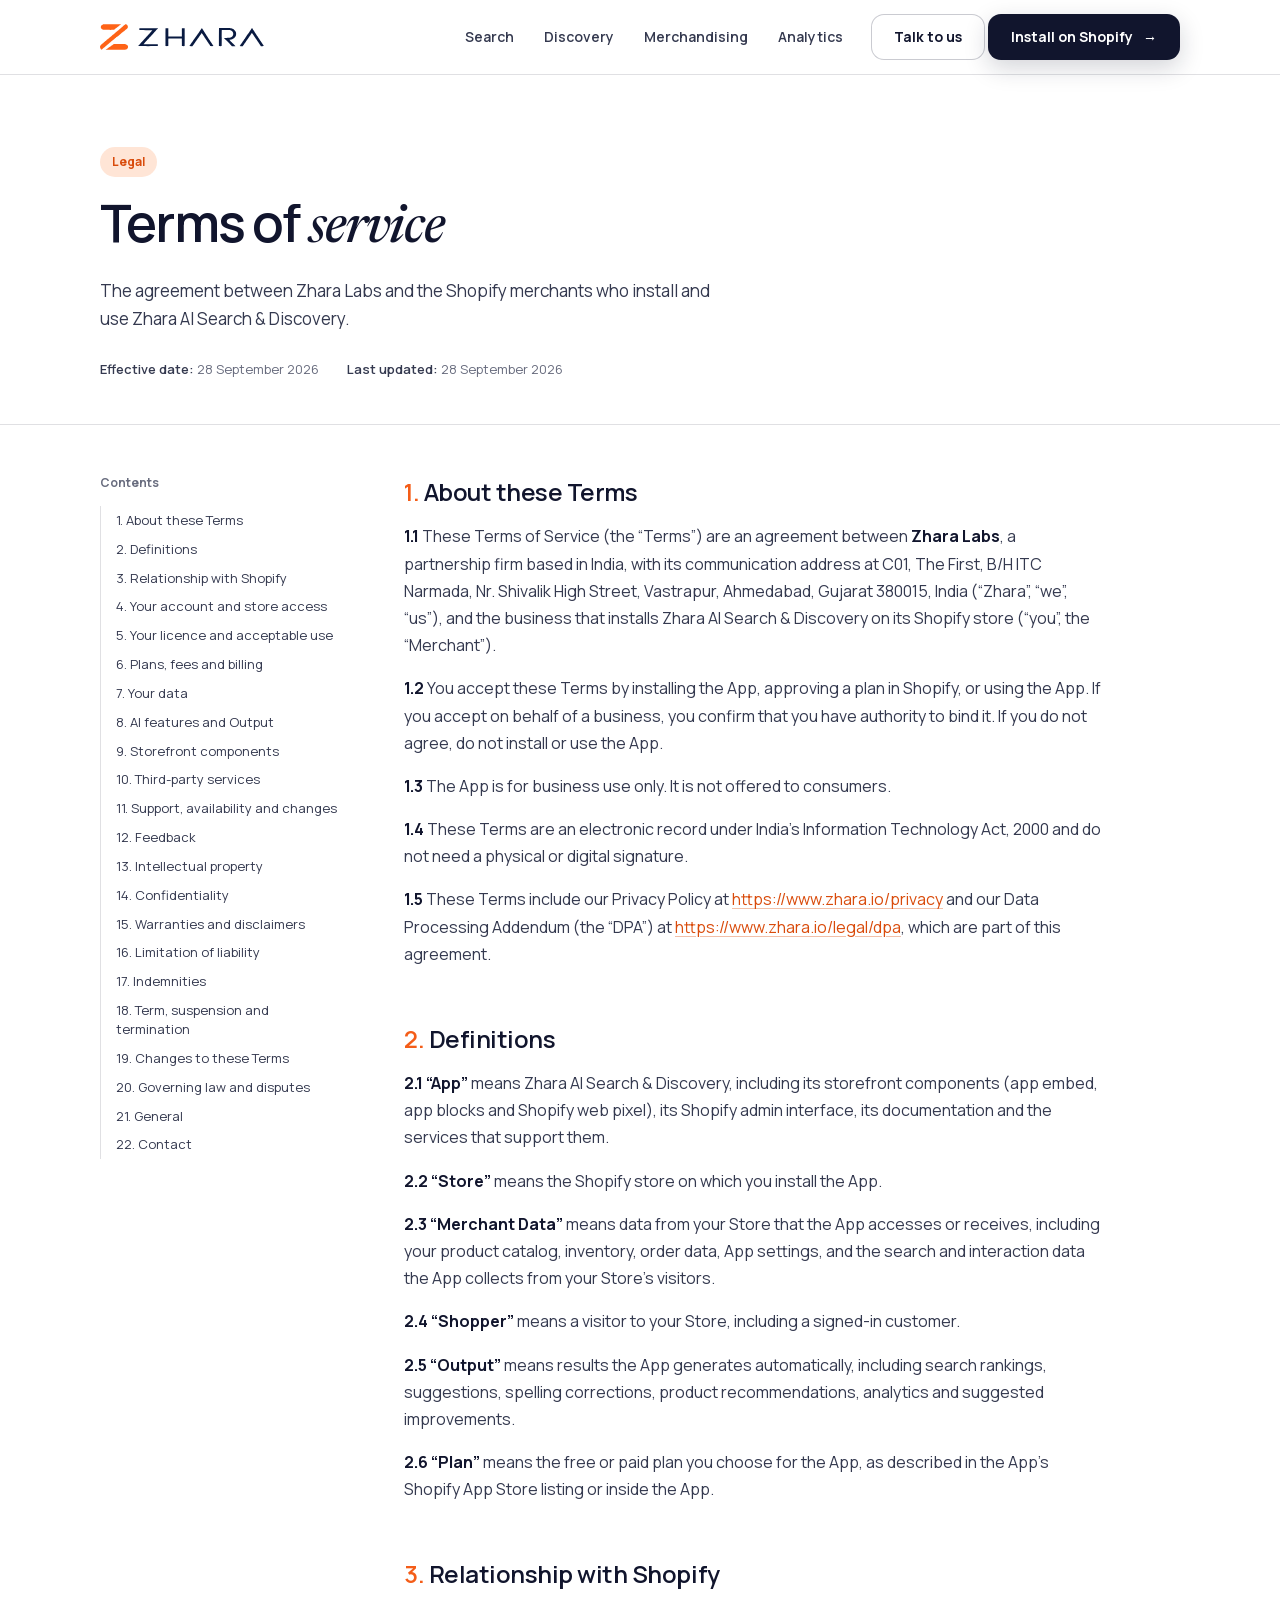
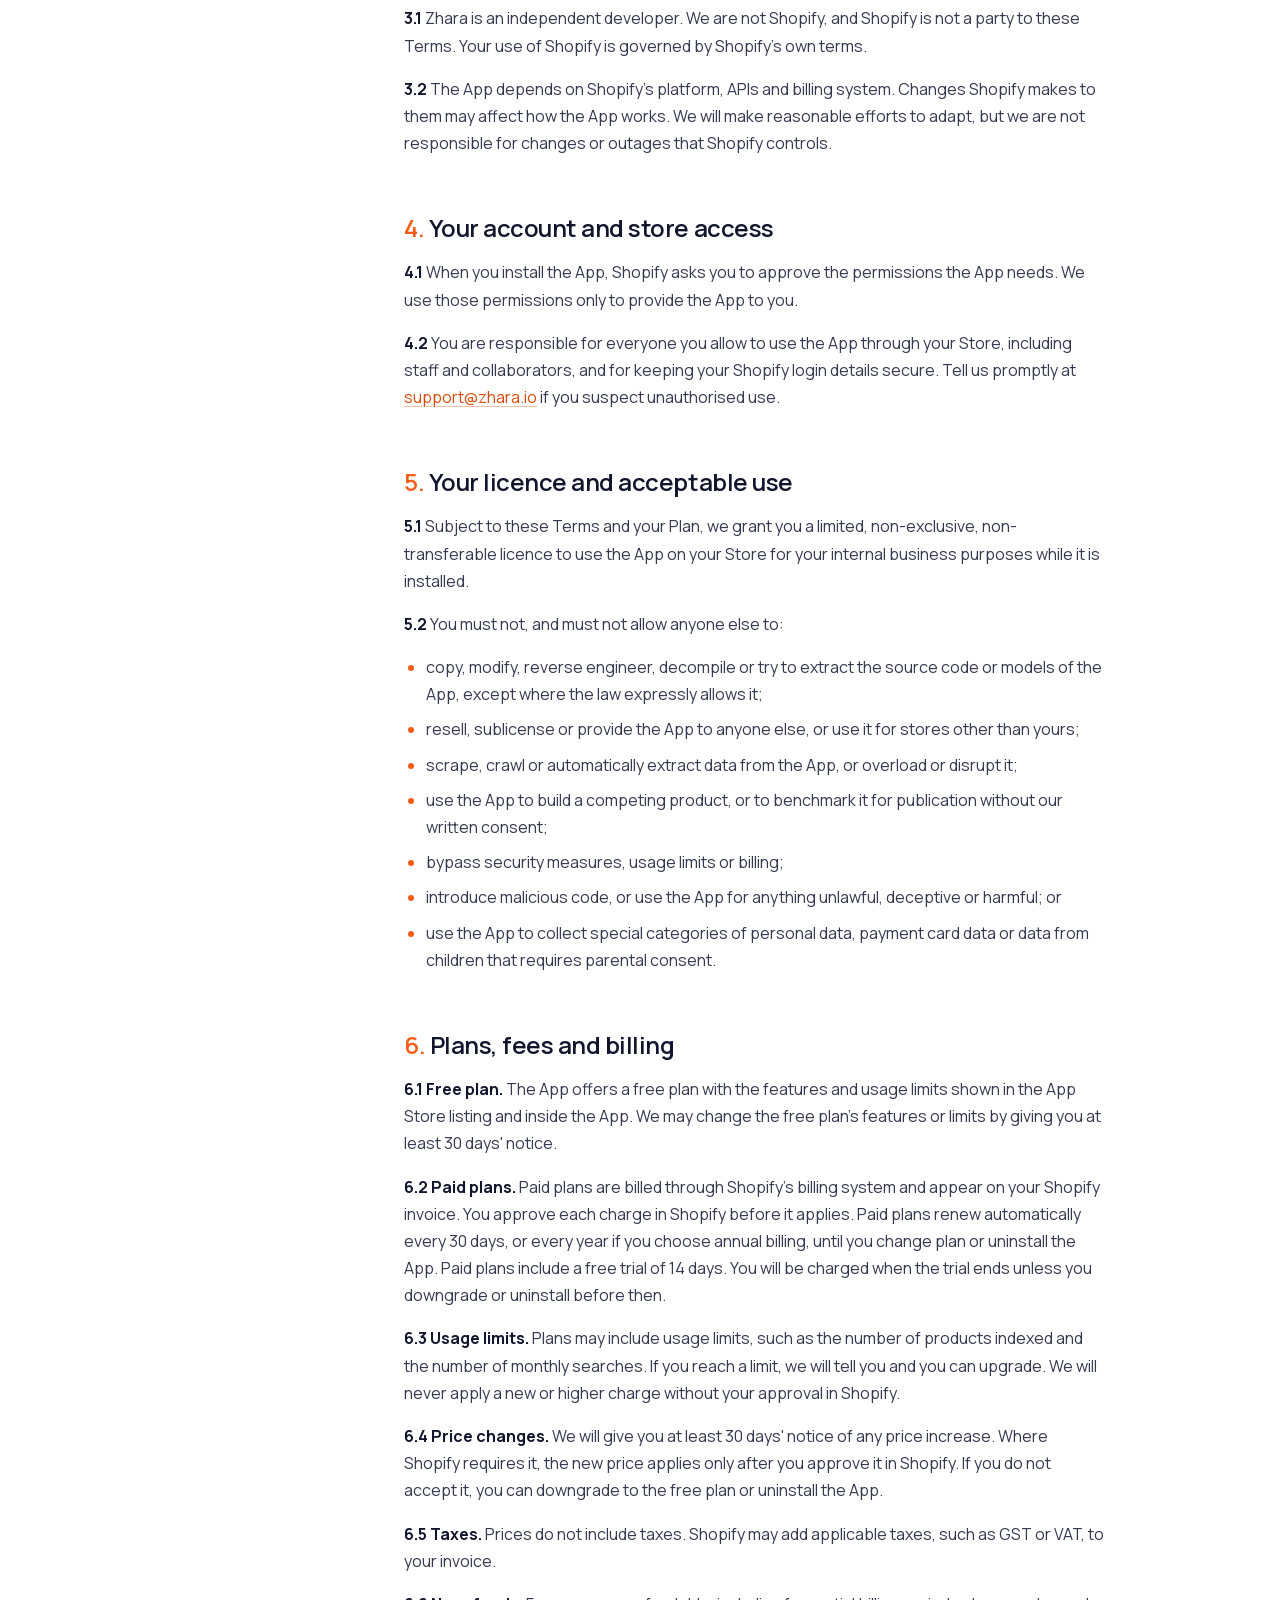
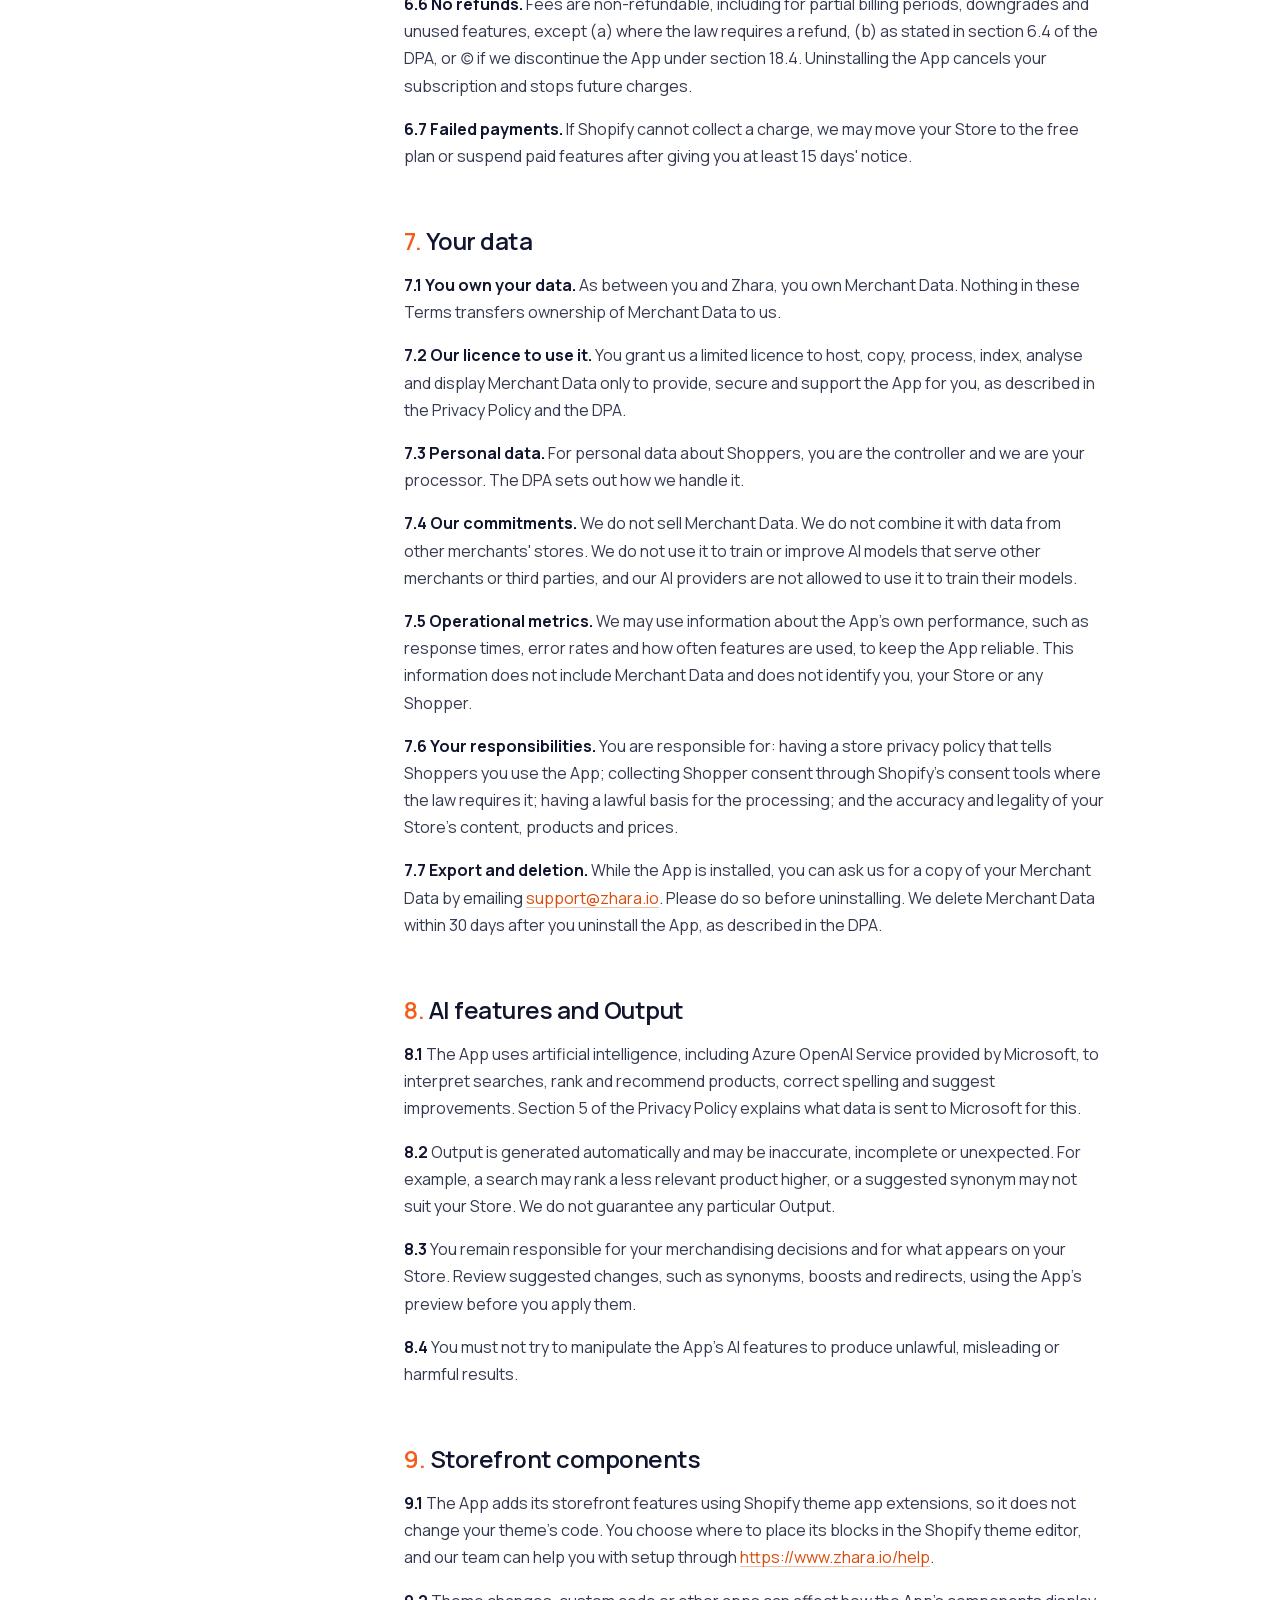
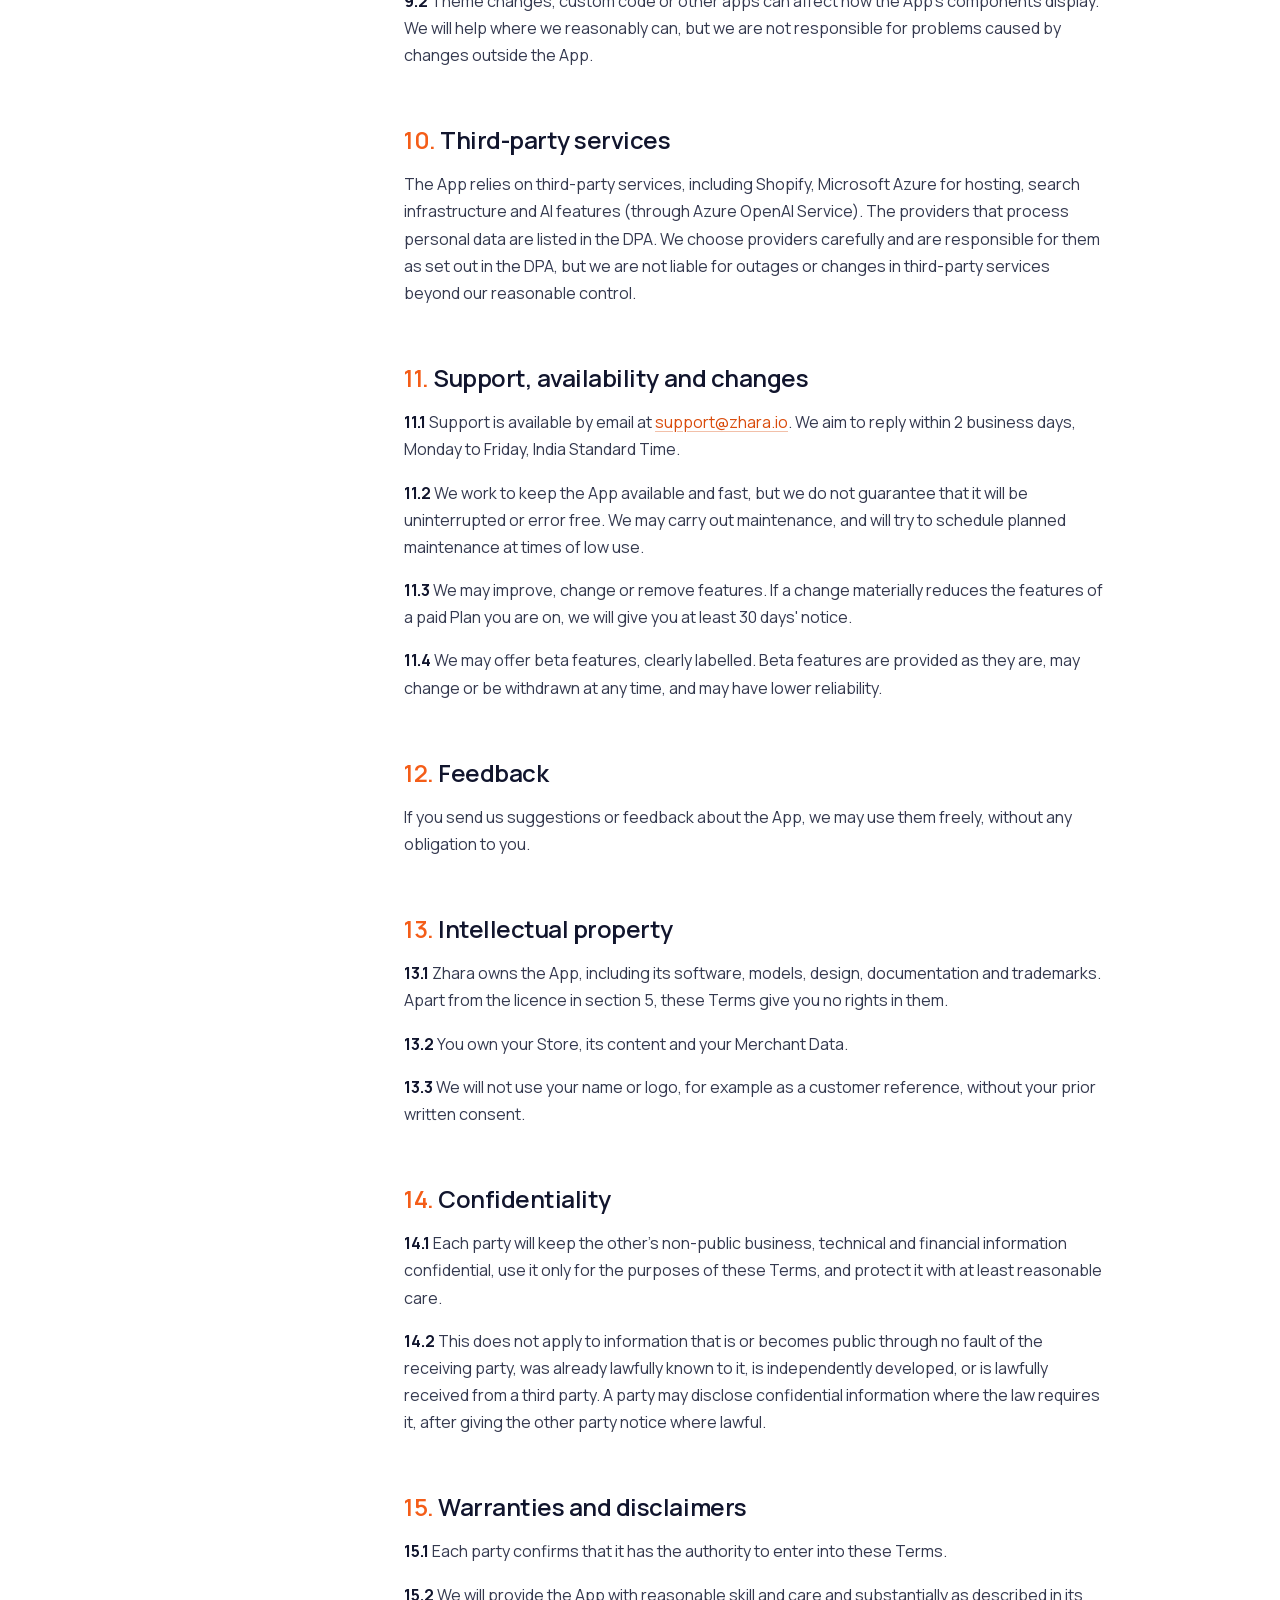
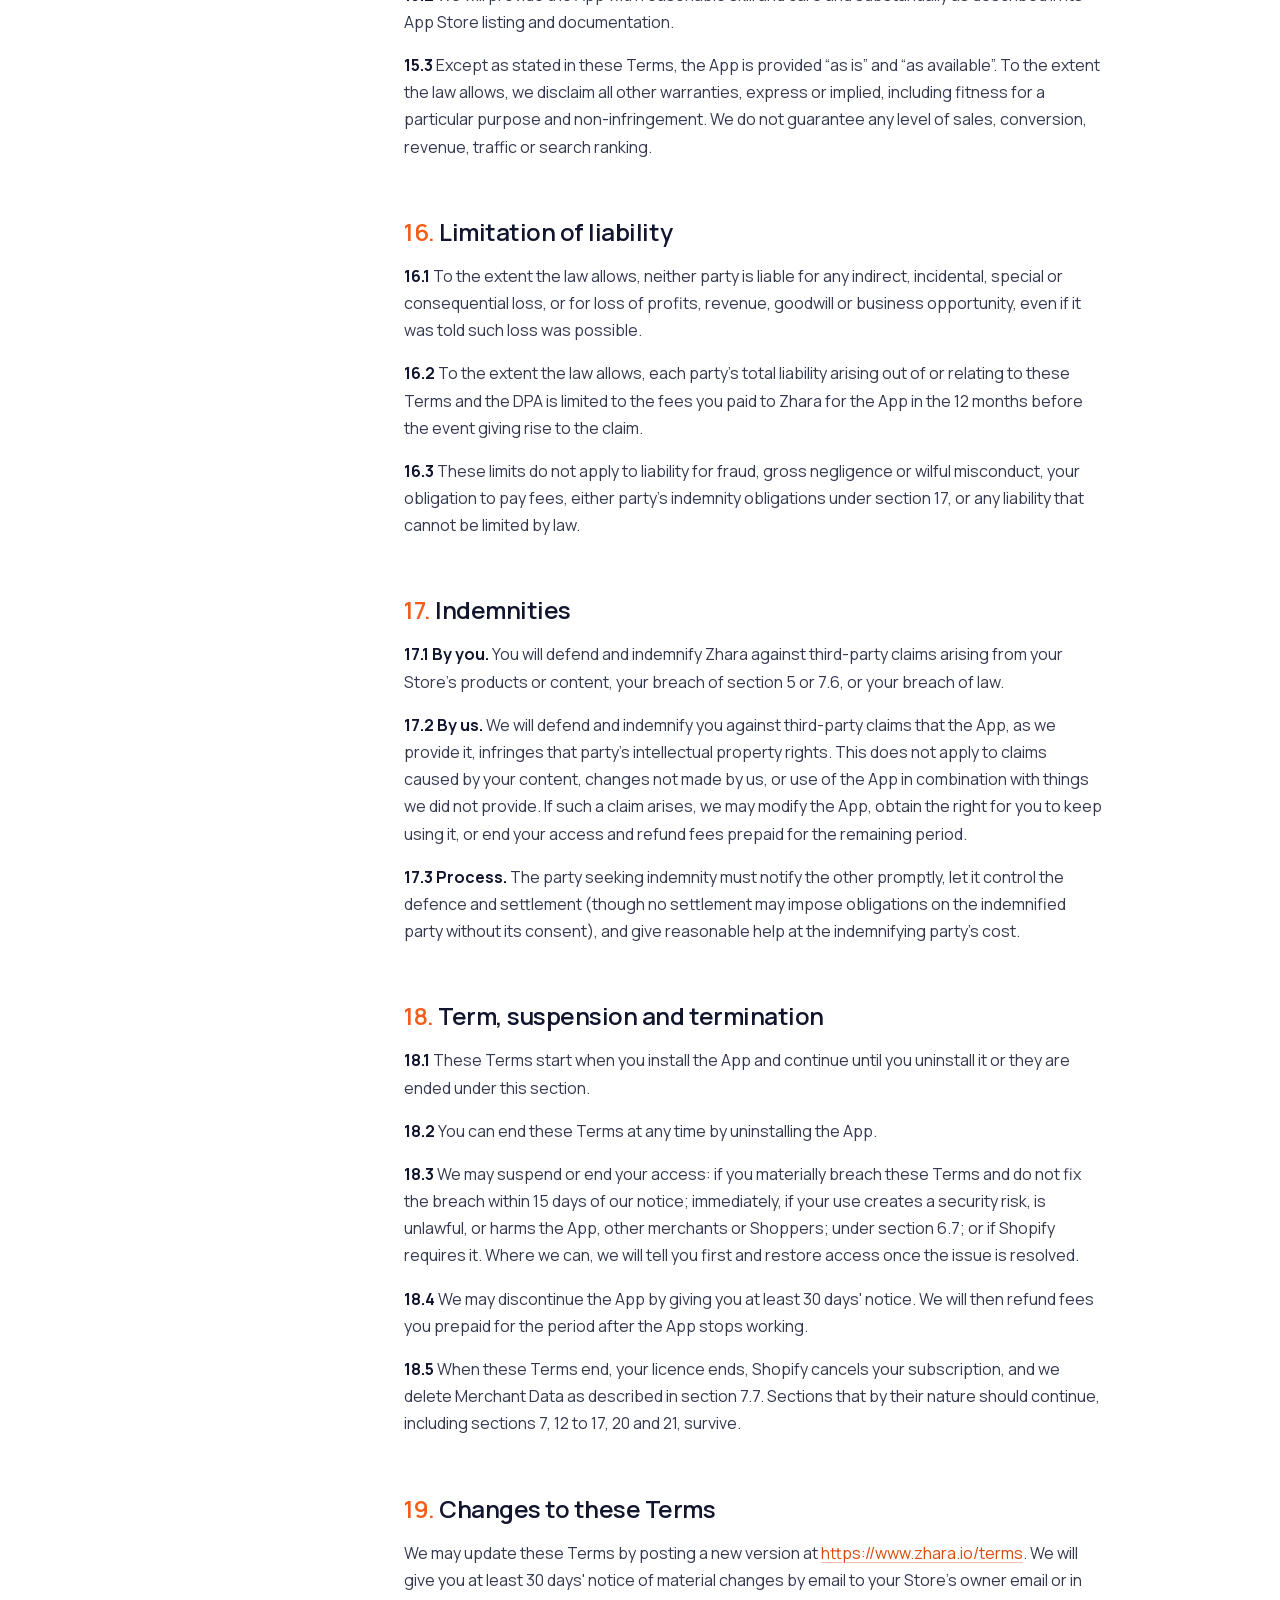
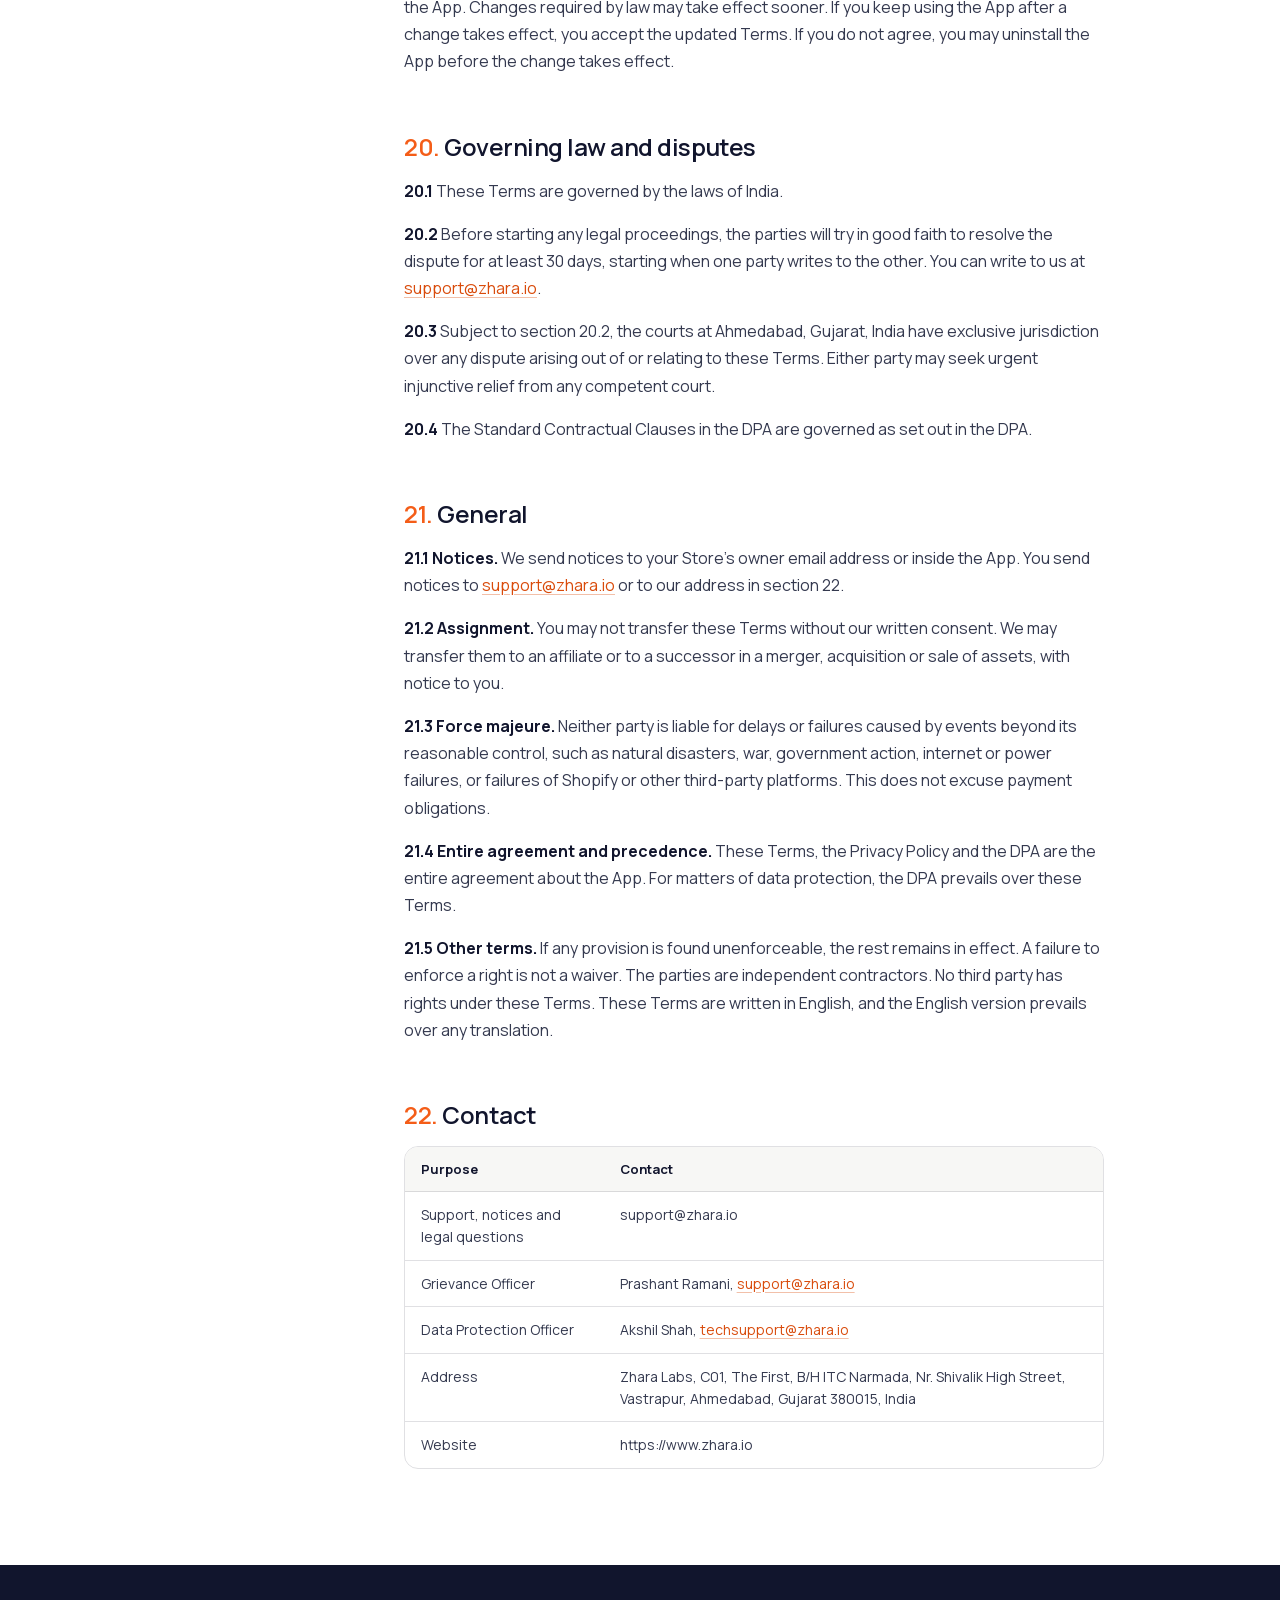
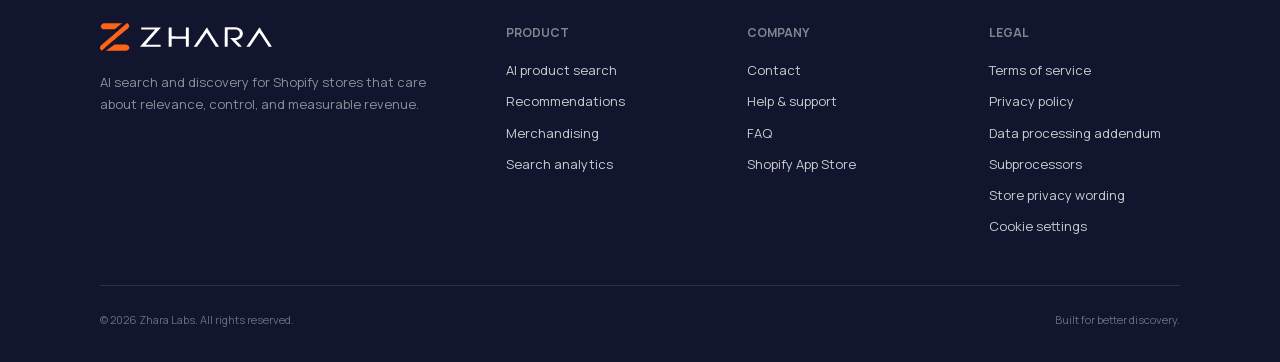
<file: terms/index.html>
<!DOCTYPE html>
<html lang="en">
<head>
  <meta charset="UTF-8">
  <!-- Google tag (gtag.js) with Consent Mode: analytics cookies stay off in the EEA, UK and Switzerland until the visitor accepts (see /assets/consent.js) -->
  <script>
    window.dataLayer = window.dataLayer || [];
    function gtag(){dataLayer.push(arguments);}
    gtag('consent', 'default', { ad_storage: 'denied', ad_user_data: 'denied', ad_personalization: 'denied', analytics_storage: 'granted' });
    gtag('consent', 'default', {
      ad_storage: 'denied', ad_user_data: 'denied', ad_personalization: 'denied', analytics_storage: 'denied',
      region: ['AT','BE','BG','HR','CY','CZ','DK','EE','FI','FR','DE','GR','HU','IE','IT','LV','LT','LU','MT','NL','PL','PT','RO','SK','SI','ES','SE','IS','LI','NO','GB','CH']
    });
    try {
      var consent = localStorage.getItem('zhara-consent');
      if (consent === 'granted' || consent === 'denied') gtag('consent', 'update', { analytics_storage: consent });
    } catch (e) {}
    gtag('js', new Date());
    gtag('config', 'G-CWNTYSQV7Q');
  </script>
  <script async src="https://www.googletagmanager.com/gtag/js?id=G-CWNTYSQV7Q"></script>
  <script src="/assets/consent.js" defer></script>
  <meta name="viewport" content="width=device-width, initial-scale=1.0">
  <title>Terms of Service — Zhara AI Search &amp; Discovery</title>
  <meta name="description" content="The agreement between Zhara Labs and Shopify merchants who use Zhara AI Search &amp; Discovery.">
  <meta name="theme-color" content="#ffffff">
  <link rel="canonical" href="https://zhara.io/terms/">
  <meta property="og:type" content="website">
  <meta property="og:url" content="https://zhara.io/terms/">
  <meta property="og:site_name" content="Zhara AI Search &amp; Discovery">
  <meta property="og:title" content="Terms of Service — Zhara AI Search &amp; Discovery">
  <meta property="og:description" content="The agreement between Zhara Labs and Shopify merchants who use Zhara AI Search &amp; Discovery.">
  <meta property="og:image" content="https://zhara.io/assets/og.png">
  <link rel="icon" href="/favicon.ico" sizes="48x48">
  <link rel="icon" href="/assets/logo/favicon.svg" type="image/svg+xml">
  <link rel="apple-touch-icon" href="/assets/logo/apple-touch-icon.png">
  <link rel="manifest" href="/site.webmanifest">
  <link rel="preload" href="/assets/fonts/manrope-latin.woff2" as="font" type="font/woff2" crossorigin>
  <link rel="stylesheet" href="/assets/legal.css">
</head>
<body>
  <nav aria-label="Main navigation">
    <div class="wrap nav-inner">
      <a href="/" class="brand" aria-label="Zhara home"><img src="/assets/logo/zhara-logo.svg" alt="Zhara" width="1302" height="209"></a>
      <div class="nav-links">
        <a href="/#product">Search</a>
        <a href="/#discovery">Discovery</a>
        <a href="/#features">Merchandising</a>
        <a href="/#analytics">Analytics</a>
      </div>
      <div class="nav-actions">
        <a href="mailto:hello@zhara.app" class="btn btn-light">Talk to us</a>
        <a href="https://apps.shopify.com/zhara-ai-search-discovery?utm_source=zhara.io" class="btn btn-dark">Install on Shopify <span class="arrow">→</span></a>
      </div>
    </div>
  </nav>

  <header class="doc-head">
    <div class="wrap">
      <span class="eyebrow">Legal</span>
      <h1>Terms of <em>service</em></h1>
      <p class="lede">The agreement between Zhara Labs and the Shopify merchants who install and use Zhara AI Search &amp; Discovery.</p>
      <div class="doc-meta"><span><b>Effective date:</b> 28 September 2026</span><span><b>Last updated:</b> 28 September 2026</span></div>
    </div>
  </header>

  <main class="wrap">
    <div class="doc">
      <aside class="toc" aria-label="Contents">
        <b>Contents</b>
        <ol>
          <li><a href="#s1">1. About these Terms</a></li>
          <li><a href="#s2">2. Definitions</a></li>
          <li><a href="#s3">3. Relationship with Shopify</a></li>
          <li><a href="#s4">4. Your account and store access</a></li>
          <li><a href="#s5">5. Your licence and acceptable use</a></li>
          <li><a href="#s6">6. Plans, fees and billing</a></li>
          <li><a href="#s7">7. Your data</a></li>
          <li><a href="#s8">8. AI features and Output</a></li>
          <li><a href="#s9">9. Storefront components</a></li>
          <li><a href="#s10">10. Third-party services</a></li>
          <li><a href="#s11">11. Support, availability and changes</a></li>
          <li><a href="#s12">12. Feedback</a></li>
          <li><a href="#s13">13. Intellectual property</a></li>
          <li><a href="#s14">14. Confidentiality</a></li>
          <li><a href="#s15">15. Warranties and disclaimers</a></li>
          <li><a href="#s16">16. Limitation of liability</a></li>
          <li><a href="#s17">17. Indemnities</a></li>
          <li><a href="#s18">18. Term, suspension and termination</a></li>
          <li><a href="#s19">19. Changes to these Terms</a></li>
          <li><a href="#s20">20. Governing law and disputes</a></li>
          <li><a href="#s21">21. General</a></li>
          <li><a href="#s22">22. Contact</a></li>
        </ol>
      </aside>
      <article class="prose">
<h2 id="s1"><span class="num">1.</span> About these Terms</h2>
<p><strong>1.1 </strong>These Terms of Service (the “Terms”) are an agreement between <strong>Zhara Labs</strong>, a partnership firm based in India, with its communication address at C01, The First, B/H ITC Narmada, Nr. Shivalik High Street, Vastrapur, Ahmedabad, Gujarat 380015, India (“Zhara”, “we”, “us”), and the business that installs Zhara AI Search &amp; Discovery on its Shopify store (“you”, the “Merchant”).</p>
<p><strong>1.2 </strong>You accept these Terms by installing the App, approving a plan in Shopify, or using the App. If you accept on behalf of a business, you confirm that you have authority to bind it. If you do not agree, do not install or use the App.</p>
<p><strong>1.3 </strong>The App is for business use only. It is not offered to consumers.</p>
<p><strong>1.4 </strong>These Terms are an electronic record under India's Information Technology Act, 2000 and do not need a physical or digital signature.</p>
<p><strong>1.5 </strong>These Terms include our Privacy Policy at <a href="/privacy/">https://www.zhara.io/privacy</a> and our Data Processing Addendum (the “DPA”) at <a href="/legal/dpa/">https://www.zhara.io/legal/dpa</a>, which are part of this agreement.</p>
<h2 id="s2"><span class="num">2.</span> Definitions</h2>
<p><strong>2.1 “App”</strong> means Zhara AI Search &amp; Discovery, including its storefront components (app embed, app blocks and Shopify web pixel), its Shopify admin interface, its documentation and the services that support them.</p>
<p><strong>2.2 “Store”</strong> means the Shopify store on which you install the App.</p>
<p><strong>2.3 “Merchant Data”</strong> means data from your Store that the App accesses or receives, including your product catalog, inventory, order data, App settings, and the search and interaction data the App collects from your Store's visitors.</p>
<p><strong>2.4 “Shopper”</strong> means a visitor to your Store, including a signed-in customer.</p>
<p><strong>2.5 “Output”</strong> means results the App generates automatically, including search rankings, suggestions, spelling corrections, product recommendations, analytics and suggested improvements.</p>
<p><strong>2.6 “Plan”</strong> means the free or paid plan you choose for the App, as described in the App's Shopify App Store listing or inside the App.</p>
<h2 id="s3"><span class="num">3.</span> Relationship with Shopify</h2>
<p><strong>3.1 </strong>Zhara is an independent developer. We are not Shopify, and Shopify is not a party to these Terms. Your use of Shopify is governed by Shopify's own terms.</p>
<p><strong>3.2 </strong>The App depends on Shopify's platform, APIs and billing system. Changes Shopify makes to them may affect how the App works. We will make reasonable efforts to adapt, but we are not responsible for changes or outages that Shopify controls.</p>
<h2 id="s4"><span class="num">4.</span> Your account and store access</h2>
<p><strong>4.1 </strong>When you install the App, Shopify asks you to approve the permissions the App needs. We use those permissions only to provide the App to you.</p>
<p><strong>4.2 </strong>You are responsible for everyone you allow to use the App through your Store, including staff and collaborators, and for keeping your Shopify login details secure. Tell us promptly at <a href="mailto:support@zhara.io">support@zhara.io</a> if you suspect unauthorised use.</p>
<h2 id="s5"><span class="num">5.</span> Your licence and acceptable use</h2>
<p><strong>5.1 </strong>Subject to these Terms and your Plan, we grant you a limited, non-exclusive, non-transferable licence to use the App on your Store for your internal business purposes while it is installed.</p>
<p><strong>5.2 </strong>You must not, and must not allow anyone else to:</p>
<ul>
<li>copy, modify, reverse engineer, decompile or try to extract the source code or models of the App, except where the law expressly allows it;</li>
<li>resell, sublicense or provide the App to anyone else, or use it for stores other than yours;</li>
<li>scrape, crawl or automatically extract data from the App, or overload or disrupt it;</li>
<li>use the App to build a competing product, or to benchmark it for publication without our written consent;</li>
<li>bypass security measures, usage limits or billing;</li>
<li>introduce malicious code, or use the App for anything unlawful, deceptive or harmful; or</li>
<li>use the App to collect special categories of personal data, payment card data or data from children that requires parental consent.</li>
</ul>
<h2 id="s6"><span class="num">6.</span> Plans, fees and billing</h2>
<p><strong>6.1 Free plan.</strong> The App offers a free plan with the features and usage limits shown in the App Store listing and inside the App. We may change the free plan's features or limits by giving you at least 30 days' notice.</p>
<p><strong>6.2 Paid plans.</strong> Paid plans are billed through Shopify's billing system and appear on your Shopify invoice. You approve each charge in Shopify before it applies. Paid plans renew automatically every 30 days, or every year if you choose annual billing, until you change plan or uninstall the App. Paid plans include a free trial of 14 days. You will be charged when the trial ends unless you downgrade or uninstall before then.</p>
<p><strong>6.3 Usage limits.</strong> Plans may include usage limits, such as the number of products indexed and the number of monthly searches. If you reach a limit, we will tell you and you can upgrade. We will never apply a new or higher charge without your approval in Shopify.</p>
<p><strong>6.4 Price changes.</strong> We will give you at least 30 days' notice of any price increase. Where Shopify requires it, the new price applies only after you approve it in Shopify. If you do not accept it, you can downgrade to the free plan or uninstall the App.</p>
<p><strong>6.5 Taxes.</strong> Prices do not include taxes. Shopify may add applicable taxes, such as GST or VAT, to your invoice.</p>
<p><strong>6.6 No refunds.</strong> Fees are non-refundable, including for partial billing periods, downgrades and unused features, except (a) where the law requires a refund, (b) as stated in section 6.4 of the DPA, or (c) if we discontinue the App under section 18.4. Uninstalling the App cancels your subscription and stops future charges.</p>
<p><strong>6.7 Failed payments.</strong> If Shopify cannot collect a charge, we may move your Store to the free plan or suspend paid features after giving you at least 15 days' notice.</p>
<h2 id="s7"><span class="num">7.</span> Your data</h2>
<p><strong>7.1 You own your data.</strong> As between you and Zhara, you own Merchant Data. Nothing in these Terms transfers ownership of Merchant Data to us.</p>
<p><strong>7.2 Our licence to use it.</strong> You grant us a limited licence to host, copy, process, index, analyse and display Merchant Data only to provide, secure and support the App for you, as described in the Privacy Policy and the DPA.</p>
<p><strong>7.3 Personal data.</strong> For personal data about Shoppers, you are the controller and we are your processor. The DPA sets out how we handle it.</p>
<p><strong>7.4 Our commitments.</strong> We do not sell Merchant Data. We do not combine it with data from other merchants' stores. We do not use it to train or improve AI models that serve other merchants or third parties, and our AI providers are not allowed to use it to train their models.</p>
<p><strong>7.5 Operational metrics.</strong> We may use information about the App's own performance, such as response times, error rates and how often features are used, to keep the App reliable. This information does not include Merchant Data and does not identify you, your Store or any Shopper.</p>
<p><strong>7.6 Your responsibilities.</strong> You are responsible for: having a store privacy policy that tells Shoppers you use the App; collecting Shopper consent through Shopify's consent tools where the law requires it; having a lawful basis for the processing; and the accuracy and legality of your Store's content, products and prices.</p>
<p><strong>7.7 Export and deletion.</strong> While the App is installed, you can ask us for a copy of your Merchant Data by emailing <a href="mailto:support@zhara.io">support@zhara.io</a>. Please do so before uninstalling. We delete Merchant Data within 30 days after you uninstall the App, as described in the DPA.</p>
<h2 id="s8"><span class="num">8.</span> AI features and Output</h2>
<p><strong>8.1 </strong>The App uses artificial intelligence, including Azure OpenAI Service provided by Microsoft, to interpret searches, rank and recommend products, correct spelling and suggest improvements. Section 5 of the Privacy Policy explains what data is sent to Microsoft for this.</p>
<p><strong>8.2 </strong>Output is generated automatically and may be inaccurate, incomplete or unexpected. For example, a search may rank a less relevant product higher, or a suggested synonym may not suit your Store. We do not guarantee any particular Output.</p>
<p><strong>8.3 </strong>You remain responsible for your merchandising decisions and for what appears on your Store. Review suggested changes, such as synonyms, boosts and redirects, using the App's preview before you apply them.</p>
<p><strong>8.4 </strong>You must not try to manipulate the App's AI features to produce unlawful, misleading or harmful results.</p>
<h2 id="s9"><span class="num">9.</span> Storefront components</h2>
<p><strong>9.1 </strong>The App adds its storefront features using Shopify theme app extensions, so it does not change your theme's code. You choose where to place its blocks in the Shopify theme editor, and our team can help you with setup through <a href="/help/">https://www.zhara.io/help</a>.</p>
<p><strong>9.2 </strong>Theme changes, custom code or other apps can affect how the App's components display. We will help where we reasonably can, but we are not responsible for problems caused by changes outside the App.</p>
<h2 id="s10"><span class="num">10.</span> Third-party services</h2>
<p>The App relies on third-party services, including Shopify, Microsoft Azure for hosting, search infrastructure and AI features (through Azure OpenAI Service). The providers that process personal data are listed in the DPA. We choose providers carefully and are responsible for them as set out in the DPA, but we are not liable for outages or changes in third-party services beyond our reasonable control.</p>
<h2 id="s11"><span class="num">11.</span> Support, availability and changes</h2>
<p><strong>11.1 </strong>Support is available by email at <a href="mailto:support@zhara.io">support@zhara.io</a>. We aim to reply within 2 business days, Monday to Friday, India Standard Time.</p>
<p><strong>11.2 </strong>We work to keep the App available and fast, but we do not guarantee that it will be uninterrupted or error free. We may carry out maintenance, and will try to schedule planned maintenance at times of low use.</p>
<p><strong>11.3 </strong>We may improve, change or remove features. If a change materially reduces the features of a paid Plan you are on, we will give you at least 30 days' notice.</p>
<p><strong>11.4 </strong>We may offer beta features, clearly labelled. Beta features are provided as they are, may change or be withdrawn at any time, and may have lower reliability.</p>
<h2 id="s12"><span class="num">12.</span> Feedback</h2>
<p>If you send us suggestions or feedback about the App, we may use them freely, without any obligation to you.</p>
<h2 id="s13"><span class="num">13.</span> Intellectual property</h2>
<p><strong>13.1 </strong>Zhara owns the App, including its software, models, design, documentation and trademarks. Apart from the licence in section 5, these Terms give you no rights in them.</p>
<p><strong>13.2 </strong>You own your Store, its content and your Merchant Data.</p>
<p><strong>13.3 </strong>We will not use your name or logo, for example as a customer reference, without your prior written consent.</p>
<h2 id="s14"><span class="num">14.</span> Confidentiality</h2>
<p><strong>14.1 </strong>Each party will keep the other's non-public business, technical and financial information confidential, use it only for the purposes of these Terms, and protect it with at least reasonable care.</p>
<p><strong>14.2 </strong>This does not apply to information that is or becomes public through no fault of the receiving party, was already lawfully known to it, is independently developed, or is lawfully received from a third party. A party may disclose confidential information where the law requires it, after giving the other party notice where lawful.</p>
<h2 id="s15"><span class="num">15.</span> Warranties and disclaimers</h2>
<p><strong>15.1 </strong>Each party confirms that it has the authority to enter into these Terms.</p>
<p><strong>15.2 </strong>We will provide the App with reasonable skill and care and substantially as described in its App Store listing and documentation.</p>
<p><strong>15.3 </strong>Except as stated in these Terms, the App is provided “as is” and “as available”. To the extent the law allows, we disclaim all other warranties, express or implied, including fitness for a particular purpose and non-infringement. We do not guarantee any level of sales, conversion, revenue, traffic or search ranking.</p>
<h2 id="s16"><span class="num">16.</span> Limitation of liability</h2>
<p><strong>16.1 </strong>To the extent the law allows, neither party is liable for any indirect, incidental, special or consequential loss, or for loss of profits, revenue, goodwill or business opportunity, even if it was told such loss was possible.</p>
<p><strong>16.2 </strong>To the extent the law allows, each party's total liability arising out of or relating to these Terms and the DPA is limited to the fees you paid to Zhara for the App in the 12 months before the event giving rise to the claim.</p>
<p><strong>16.3 </strong>These limits do not apply to liability for fraud, gross negligence or wilful misconduct, your obligation to pay fees, either party's indemnity obligations under section 17, or any liability that cannot be limited by law.</p>
<h2 id="s17"><span class="num">17.</span> Indemnities</h2>
<p><strong>17.1 By you.</strong> You will defend and indemnify Zhara against third-party claims arising from your Store's products or content, your breach of section 5 or 7.6, or your breach of law.</p>
<p><strong>17.2 By us.</strong> We will defend and indemnify you against third-party claims that the App, as we provide it, infringes that party's intellectual property rights. This does not apply to claims caused by your content, changes not made by us, or use of the App in combination with things we did not provide. If such a claim arises, we may modify the App, obtain the right for you to keep using it, or end your access and refund fees prepaid for the remaining period.</p>
<p><strong>17.3 Process.</strong> The party seeking indemnity must notify the other promptly, let it control the defence and settlement (though no settlement may impose obligations on the indemnified party without its consent), and give reasonable help at the indemnifying party's cost.</p>
<h2 id="s18"><span class="num">18.</span> Term, suspension and termination</h2>
<p><strong>18.1 </strong>These Terms start when you install the App and continue until you uninstall it or they are ended under this section.</p>
<p><strong>18.2 </strong>You can end these Terms at any time by uninstalling the App.</p>
<p><strong>18.3 </strong>We may suspend or end your access: if you materially breach these Terms and do not fix the breach within 15 days of our notice; immediately, if your use creates a security risk, is unlawful, or harms the App, other merchants or Shoppers; under section 6.7; or if Shopify requires it. Where we can, we will tell you first and restore access once the issue is resolved.</p>
<p><strong>18.4 </strong>We may discontinue the App by giving you at least 30 days' notice. We will then refund fees you prepaid for the period after the App stops working.</p>
<p><strong>18.5 </strong>When these Terms end, your licence ends, Shopify cancels your subscription, and we delete Merchant Data as described in section 7.7. Sections that by their nature should continue, including sections 7, 12 to 17, 20 and 21, survive.</p>
<h2 id="s19"><span class="num">19.</span> Changes to these Terms</h2>
<p>We may update these Terms by posting a new version at <a href="/terms/">https://www.zhara.io/terms</a>. We will give you at least 30 days' notice of material changes by email to your Store's owner email or in the App. Changes required by law may take effect sooner. If you keep using the App after a change takes effect, you accept the updated Terms. If you do not agree, you may uninstall the App before the change takes effect.</p>
<h2 id="s20"><span class="num">20.</span> Governing law and disputes</h2>
<p><strong>20.1 </strong>These Terms are governed by the laws of India.</p>
<p><strong>20.2 </strong>Before starting any legal proceedings, the parties will try in good faith to resolve the dispute for at least 30 days, starting when one party writes to the other. You can write to us at <a href="mailto:support@zhara.io">support@zhara.io</a>.</p>
<p><strong>20.3 </strong>Subject to section 20.2, the courts at Ahmedabad, Gujarat, India have exclusive jurisdiction over any dispute arising out of or relating to these Terms. Either party may seek urgent injunctive relief from any competent court.</p>
<p><strong>20.4 </strong>The Standard Contractual Clauses in the DPA are governed as set out in the DPA.</p>
<h2 id="s21"><span class="num">21.</span> General</h2>
<p><strong>21.1 Notices.</strong> We send notices to your Store's owner email address or inside the App. You send notices to <a href="mailto:support@zhara.io">support@zhara.io</a> or to our address in section 22.</p>
<p><strong>21.2 Assignment.</strong> You may not transfer these Terms without our written consent. We may transfer them to an affiliate or to a successor in a merger, acquisition or sale of assets, with notice to you.</p>
<p><strong>21.3 Force majeure.</strong> Neither party is liable for delays or failures caused by events beyond its reasonable control, such as natural disasters, war, government action, internet or power failures, or failures of Shopify or other third-party platforms. This does not excuse payment obligations.</p>
<p><strong>21.4 Entire agreement and precedence.</strong> These Terms, the Privacy Policy and the DPA are the entire agreement about the App. For matters of data protection, the DPA prevails over these Terms.</p>
<p><strong>21.5 Other terms.</strong> If any provision is found unenforceable, the rest remains in effect. A failure to enforce a right is not a waiver. The parties are independent contractors. No third party has rights under these Terms. These Terms are written in English, and the English version prevails over any translation.</p>
<h2 id="s22"><span class="num">22.</span> Contact</h2>
<div class="table-wrap"><table>
<thead><tr><th>Purpose</th><th>Contact</th></tr></thead><tbody>
<tr><td>Support, notices and legal questions</td><td>support@zhara.io</td></tr>
<tr><td>Grievance Officer</td><td>Prashant Ramani, <a href="mailto:support@zhara.io">support@zhara.io</a></td></tr>
<tr><td>Data Protection Officer</td><td>Akshil Shah, <a href="mailto:techsupport@zhara.io">techsupport@zhara.io</a></td></tr>
<tr><td>Address</td><td>Zhara Labs, C01, The First, B/H ITC Narmada, Nr. Shivalik High Street, Vastrapur, Ahmedabad, Gujarat 380015, India</td></tr>
<tr><td>Website</td><td>https://www.zhara.io</td></tr>
</tbody></table></div>
      </article>
    </div>
  </main>

  <footer>
    <div class="wrap">
      <div class="footer-top">
        <div class="footer-brand"><img src="/assets/logo/zhara-logo-on-dark.svg" alt="Zhara" width="1302" height="209"><p>AI search and discovery for Shopify stores that care about relevance, control, and measurable revenue.</p></div>
        <div class="footer-col"><b>PRODUCT</b><a href="/#product">AI product search</a><a href="/#discovery">Recommendations</a><a href="/#features">Merchandising</a><a href="/#analytics">Search analytics</a></div>
        <div class="footer-col"><b>COMPANY</b><a href="mailto:hello@zhara.app">Contact</a><a href="/help/">Help &amp; support</a><a href="/faq/">FAQ</a><a href="https://apps.shopify.com/zhara-ai-search-discovery?utm_source=zhara.io">Shopify App Store</a></div>
        <div class="footer-col"><b>LEGAL</b><a href="/terms/">Terms of service</a><a href="/privacy/">Privacy policy</a><a href="/legal/dpa/">Data processing addendum</a><a href="/legal/subprocessors/">Subprocessors</a><a href="/help/store-privacy-policy/">Store privacy wording</a><a href="#" data-cookie-settings>Cookie settings</a></div>
      </div>
      <div class="footer-bottom"><span>© 2026 Zhara Labs. All rights reserved.</span><span>Built for better discovery.</span></div>
    </div>
  </footer>
</body>
</html>
</file>
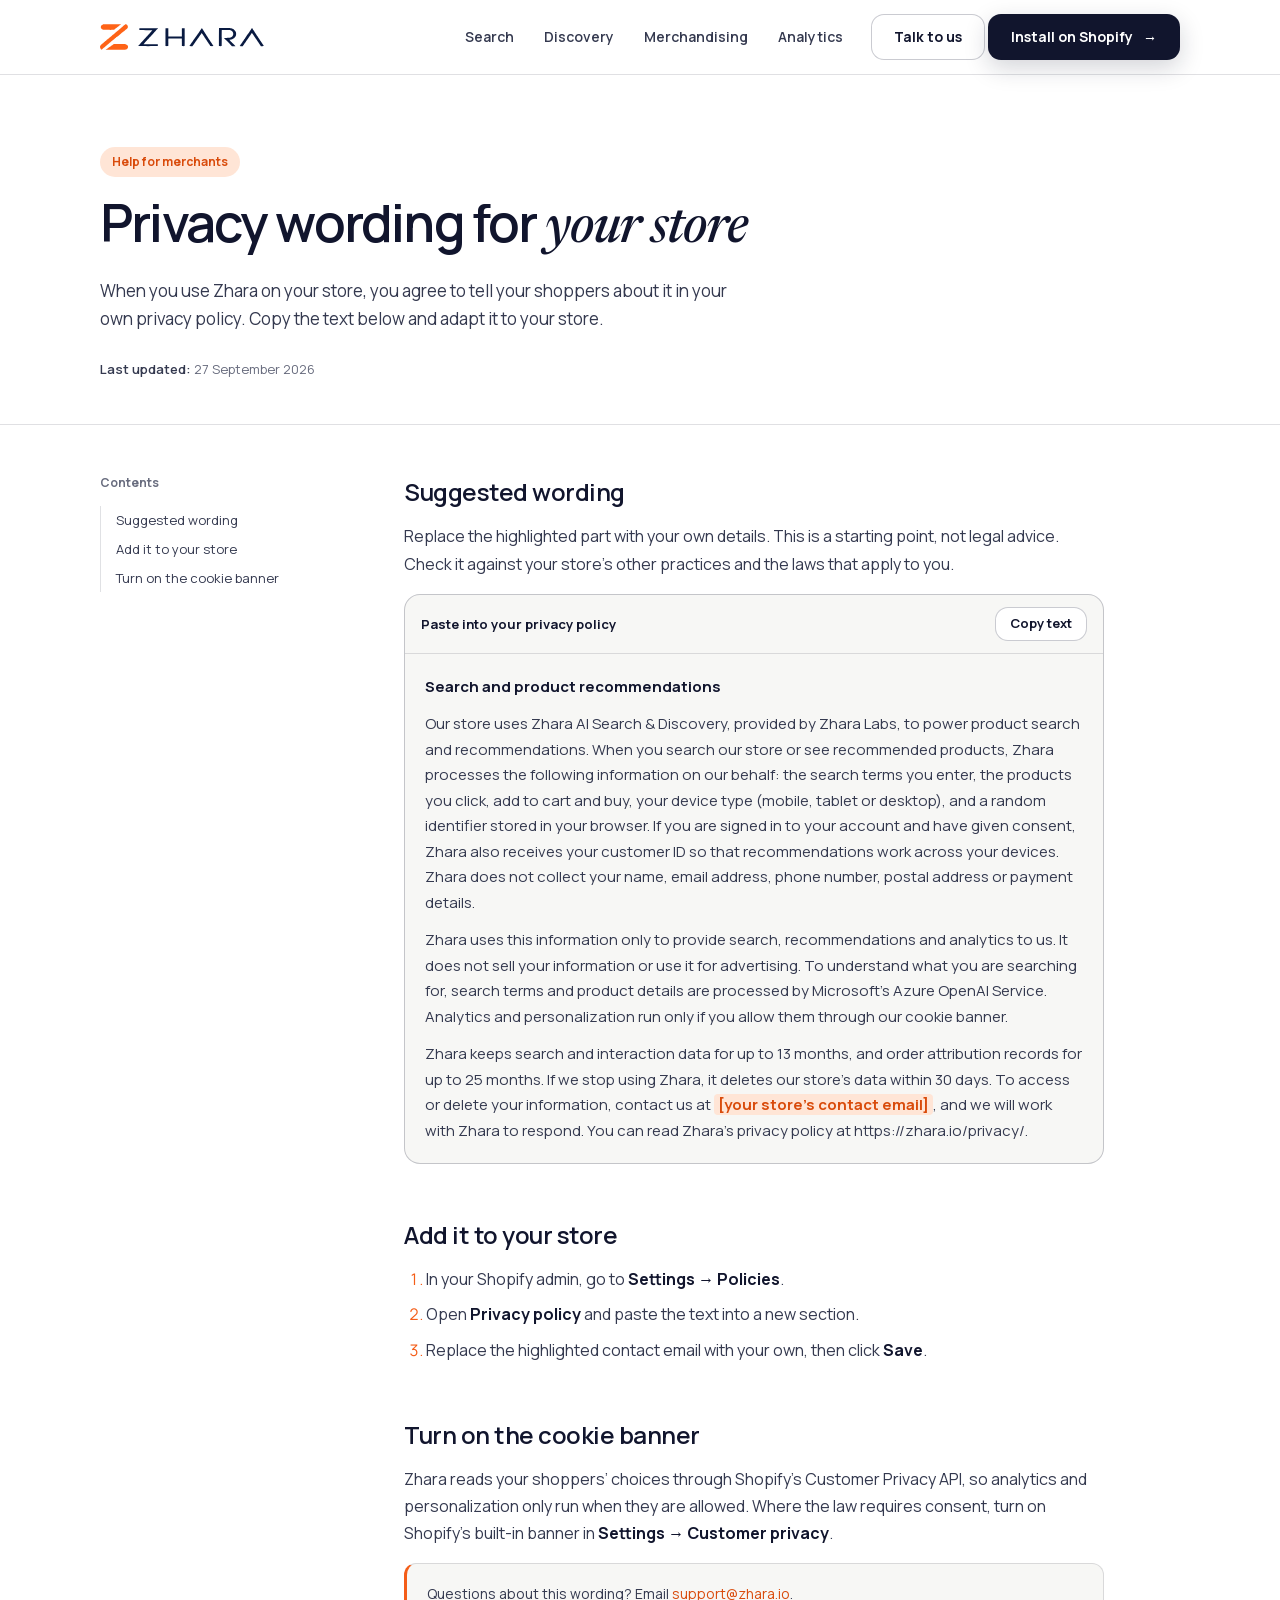
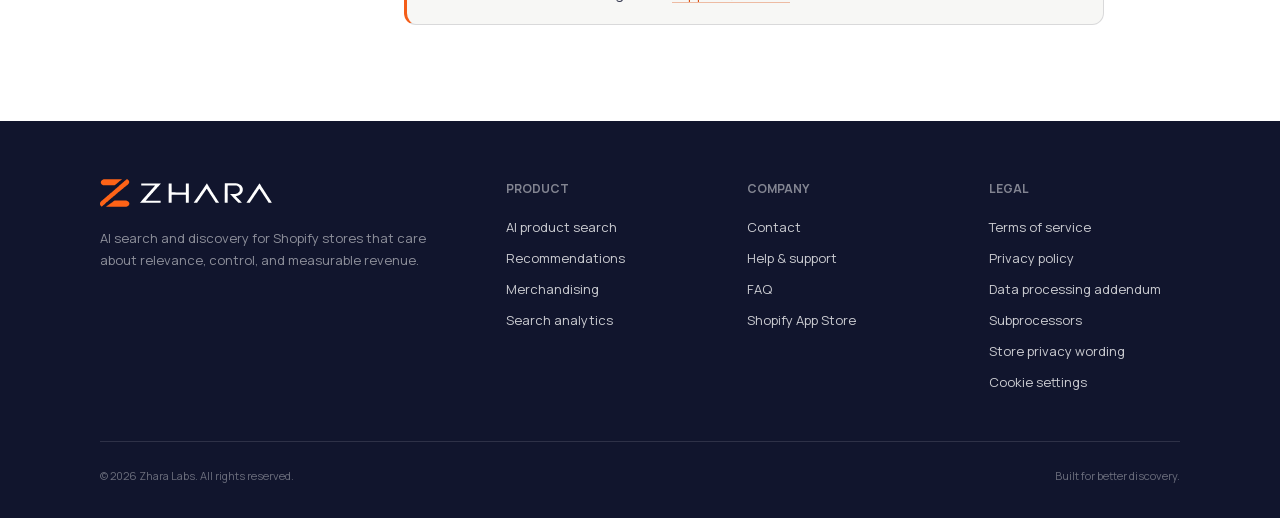
<file: help/store-privacy-policy/index.html>
<!DOCTYPE html>
<html lang="en">
<head>
  <meta charset="UTF-8">
  <!-- Google tag (gtag.js) with Consent Mode: analytics cookies stay off in the EEA, UK and Switzerland until the visitor accepts (see /assets/consent.js) -->
  <script>
    window.dataLayer = window.dataLayer || [];
    function gtag(){dataLayer.push(arguments);}
    gtag('consent', 'default', { ad_storage: 'denied', ad_user_data: 'denied', ad_personalization: 'denied', analytics_storage: 'granted' });
    gtag('consent', 'default', {
      ad_storage: 'denied', ad_user_data: 'denied', ad_personalization: 'denied', analytics_storage: 'denied',
      region: ['AT','BE','BG','HR','CY','CZ','DK','EE','FI','FR','DE','GR','HU','IE','IT','LV','LT','LU','MT','NL','PL','PT','RO','SK','SI','ES','SE','IS','LI','NO','GB','CH']
    });
    try {
      var consent = localStorage.getItem('zhara-consent');
      if (consent === 'granted' || consent === 'denied') gtag('consent', 'update', { analytics_storage: consent });
    } catch (e) {}
    gtag('js', new Date());
    gtag('config', 'G-CWNTYSQV7Q');
  </script>
  <script async src="https://www.googletagmanager.com/gtag/js?id=G-CWNTYSQV7Q"></script>
  <script src="/assets/consent.js" defer></script>
  <meta name="viewport" content="width=device-width, initial-scale=1.0">
  <title>Store Privacy Policy Wording — Zhara AI Search &amp; Discovery</title>
  <meta name="description" content="Suggested wording for Shopify merchants to add to their store privacy policy when they use Zhara AI Search &amp; Discovery.">
  <meta name="theme-color" content="#ffffff">
  <link rel="canonical" href="https://zhara.io/help/store-privacy-policy/">
  <meta property="og:type" content="website">
  <meta property="og:url" content="https://zhara.io/help/store-privacy-policy/">
  <meta property="og:site_name" content="Zhara AI Search &amp; Discovery">
  <meta property="og:title" content="Store Privacy Policy Wording — Zhara AI Search &amp; Discovery">
  <meta property="og:description" content="Suggested wording for Shopify merchants to add to their store privacy policy when they use Zhara AI Search &amp; Discovery.">
  <meta property="og:image" content="https://zhara.io/assets/og.png">
  <link rel="icon" href="/favicon.ico" sizes="48x48">
  <link rel="icon" href="/assets/logo/favicon.svg" type="image/svg+xml">
  <link rel="apple-touch-icon" href="/assets/logo/apple-touch-icon.png">
  <link rel="manifest" href="/site.webmanifest">
  <link rel="preload" href="/assets/fonts/manrope-latin.woff2" as="font" type="font/woff2" crossorigin>
  <link rel="stylesheet" href="/assets/legal.css">
</head>
<body>
  <nav aria-label="Main navigation">
    <div class="wrap nav-inner">
      <a href="/" class="brand" aria-label="Zhara home"><img src="/assets/logo/zhara-logo.svg" alt="Zhara" width="1302" height="209"></a>
      <div class="nav-links">
        <a href="/#product">Search</a>
        <a href="/#discovery">Discovery</a>
        <a href="/#features">Merchandising</a>
        <a href="/#analytics">Analytics</a>
      </div>
      <div class="nav-actions">
        <a href="mailto:hello@zhara.app" class="btn btn-light">Talk to us</a>
        <a href="https://apps.shopify.com/zhara-ai-search-discovery?utm_source=zhara.io" class="btn btn-dark">Install on Shopify <span class="arrow">→</span></a>
      </div>
    </div>
  </nav>

  <header class="doc-head">
    <div class="wrap">
      <span class="eyebrow">Help for merchants</span>
      <h1>Privacy wording for <em>your store</em></h1>
      <p class="lede">When you use Zhara on your store, you agree to tell your shoppers about it in your own privacy policy. Copy the text below and adapt it to your store.</p>
      <div class="doc-meta"><span><b>Last updated:</b> 27 September 2026</span></div>
    </div>
  </header>

  <main class="wrap">
    <div class="doc">
      <aside class="toc" aria-label="Contents">
        <b>Contents</b>
        <ol>
          <li><a href="#wording">Suggested wording</a></li>
          <li><a href="#add">Add it to your store</a></li>
          <li><a href="#consent">Turn on the cookie banner</a></li>
        </ol>
      </aside>
      <article class="prose">
        <h2 id="wording">Suggested wording</h2>
        <p>Replace the highlighted part with your own details. This is a starting point, not legal advice. Check it against your store’s other practices and the laws that apply to you.</p>
        <div class="snippet">
          <div class="snippet-head"><span>Paste into your privacy policy</span><button type="button" class="btn btn-light copy-btn" data-copy="#store-wording">Copy text</button></div>
          <div class="snippet-body" id="store-wording">
            <p><strong>Search and product recommendations</strong></p>
            <p>Our store uses Zhara AI Search &amp; Discovery, provided by Zhara Labs, to power product search and recommendations. When you search our store or see recommended products, Zhara processes the following information on our behalf: the search terms you enter, the products you click, add to cart and buy, your device type (mobile, tablet or desktop), and a random identifier stored in your browser. If you are signed in to your account and have given consent, Zhara also receives your customer ID so that recommendations work across your devices. Zhara does not collect your name, email address, phone number, postal address or payment details.</p>
            <p>Zhara uses this information only to provide search, recommendations and analytics to us. It does not sell your information or use it for advertising. To understand what you are searching for, search terms and product details are processed by Microsoft’s Azure OpenAI Service. Analytics and personalization run only if you allow them through our cookie banner.</p>
            <p>Zhara keeps search and interaction data for up to 13 months, and order attribution records for up to 25 months. If we stop using Zhara, it deletes our store’s data within 30 days. To access or delete your information, contact us at <mark>[your store’s contact email]</mark>, and we will work with Zhara to respond. You can read Zhara’s privacy policy at https://zhara.io/privacy/.</p>
          </div>
        </div>
        <h2 id="add">Add it to your store</h2>
        <ol>
          <li>In your Shopify admin, go to <strong>Settings → Policies</strong>.</li>
          <li>Open <strong>Privacy policy</strong> and paste the text into a new section.</li>
          <li>Replace the highlighted contact email with your own, then click <strong>Save</strong>.</li>
        </ol>
        <h2 id="consent">Turn on the cookie banner</h2>
        <p>Zhara reads your shoppers’ choices through Shopify’s Customer Privacy API, so analytics and personalization only run when they are allowed. Where the law requires consent, turn on Shopify’s built-in banner in <strong>Settings → Customer privacy</strong>.</p>
        <p class="note">Questions about this wording? Email <a href="mailto:support@zhara.io">support@zhara.io</a>.</p>
      </article>
    </div>
  </main>

  <footer>
    <div class="wrap">
      <div class="footer-top">
        <div class="footer-brand"><img src="/assets/logo/zhara-logo-on-dark.svg" alt="Zhara" width="1302" height="209"><p>AI search and discovery for Shopify stores that care about relevance, control, and measurable revenue.</p></div>
        <div class="footer-col"><b>PRODUCT</b><a href="/#product">AI product search</a><a href="/#discovery">Recommendations</a><a href="/#features">Merchandising</a><a href="/#analytics">Search analytics</a></div>
        <div class="footer-col"><b>COMPANY</b><a href="mailto:hello@zhara.app">Contact</a><a href="/help/">Help &amp; support</a><a href="/faq/">FAQ</a><a href="https://apps.shopify.com/zhara-ai-search-discovery?utm_source=zhara.io">Shopify App Store</a></div>
        <div class="footer-col"><b>LEGAL</b><a href="/terms/">Terms of service</a><a href="/privacy/">Privacy policy</a><a href="/legal/dpa/">Data processing addendum</a><a href="/legal/subprocessors/">Subprocessors</a><a href="/help/store-privacy-policy/">Store privacy wording</a><a href="#" data-cookie-settings>Cookie settings</a></div>
      </div>
      <div class="footer-bottom"><span>© 2026 Zhara Labs. All rights reserved.</span><span>Built for better discovery.</span></div>
    </div>
  </footer>
  <script>
    document.querySelectorAll('[data-copy]').forEach(function (btn) {
      btn.addEventListener('click', function () {
        var el = document.querySelector(btn.getAttribute('data-copy'));
        var text = Array.prototype.map.call(el.querySelectorAll('p'), function (p) { return p.innerText; }).join('\n\n');
        var done = function () { var t = btn.textContent; btn.textContent = 'Copied'; setTimeout(function () { btn.textContent = t; }, 1600); };
        if (navigator.clipboard) { navigator.clipboard.writeText(text).then(done, function () {}); }
      });
    });
  </script>
</body>
</html>
</file>
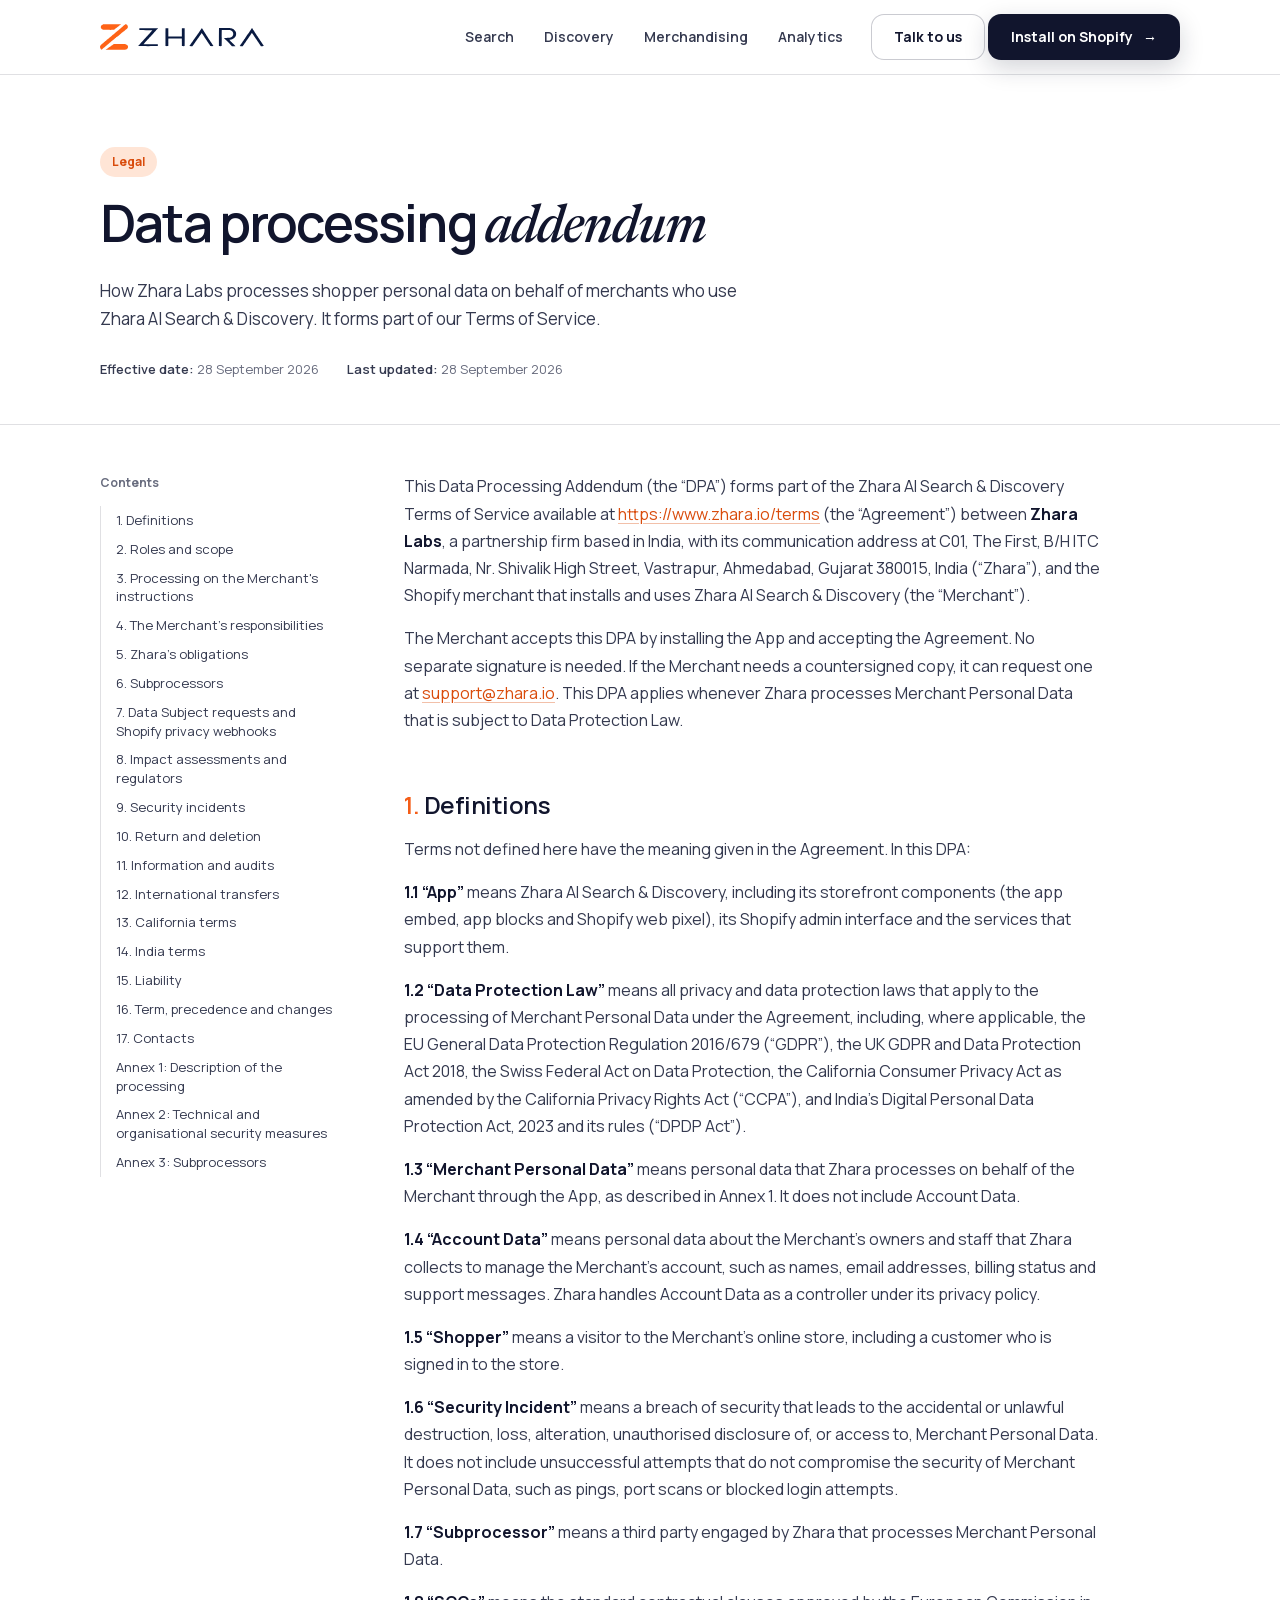
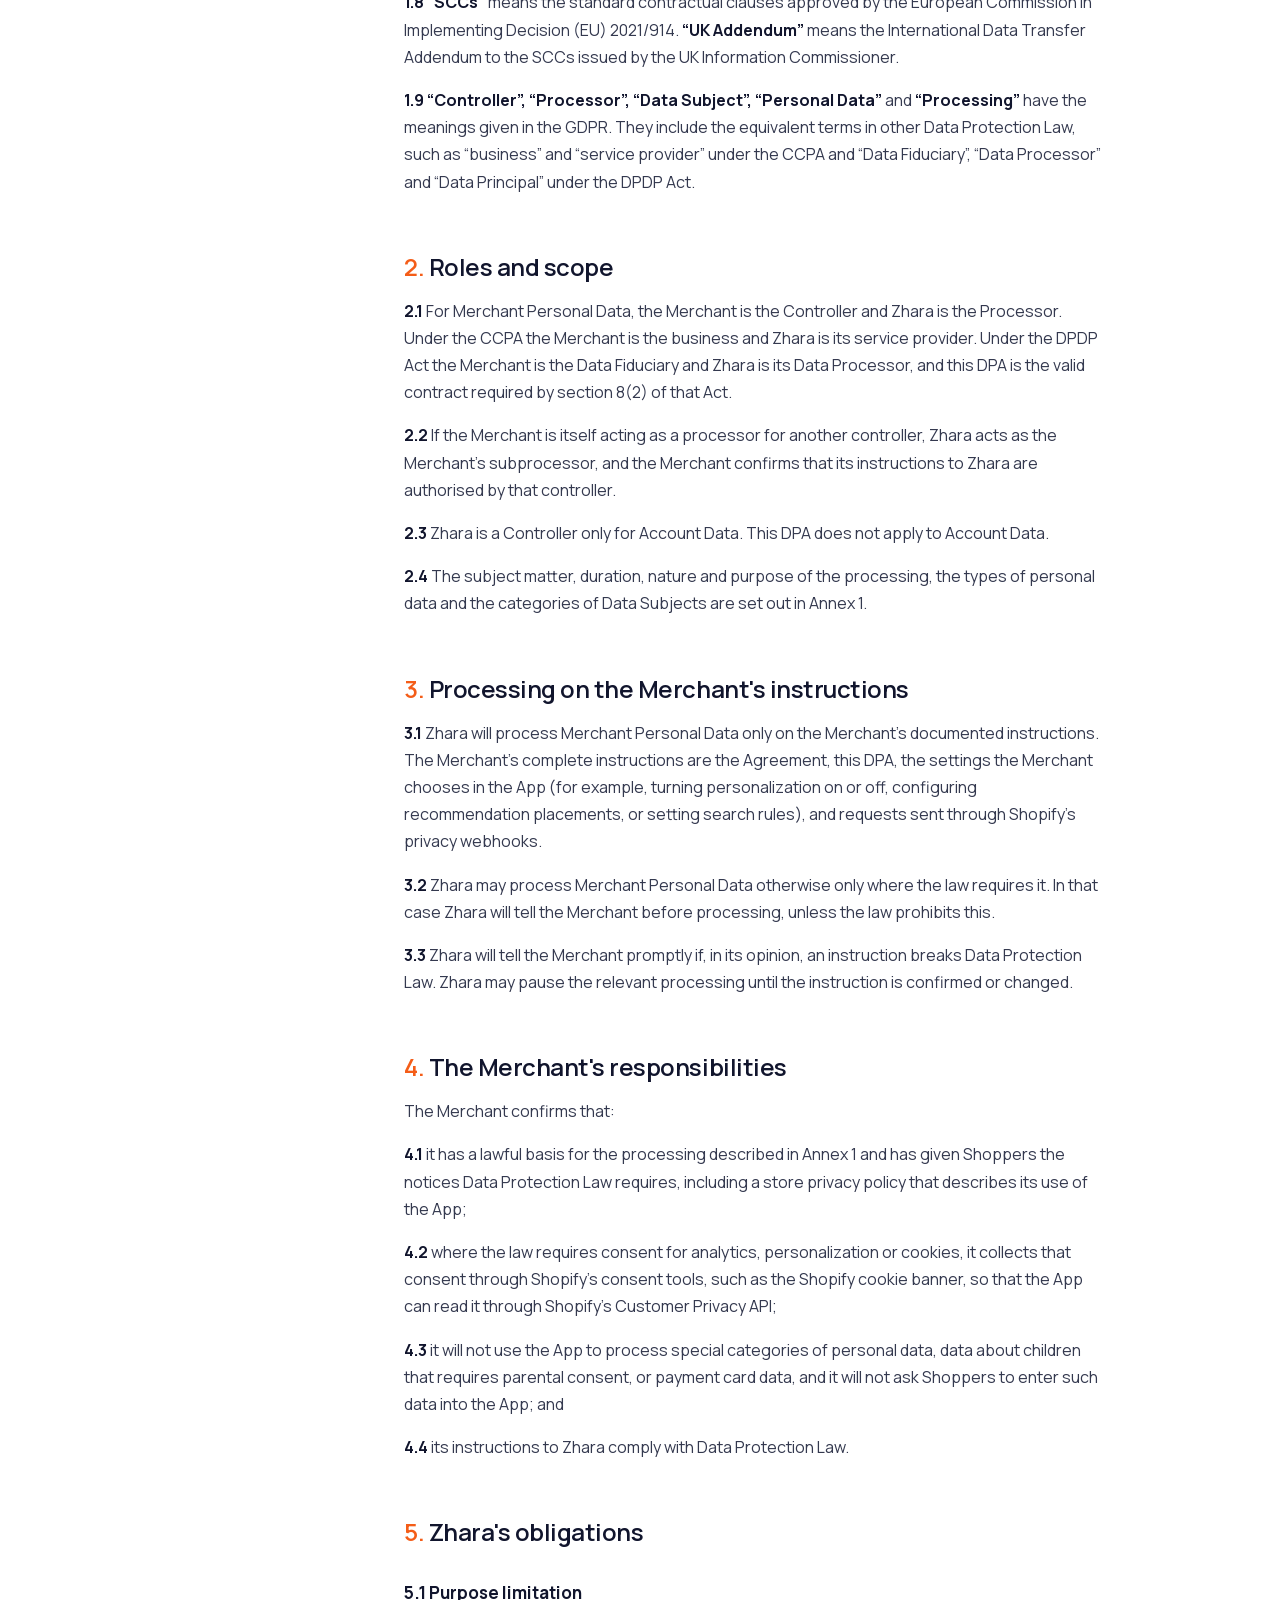
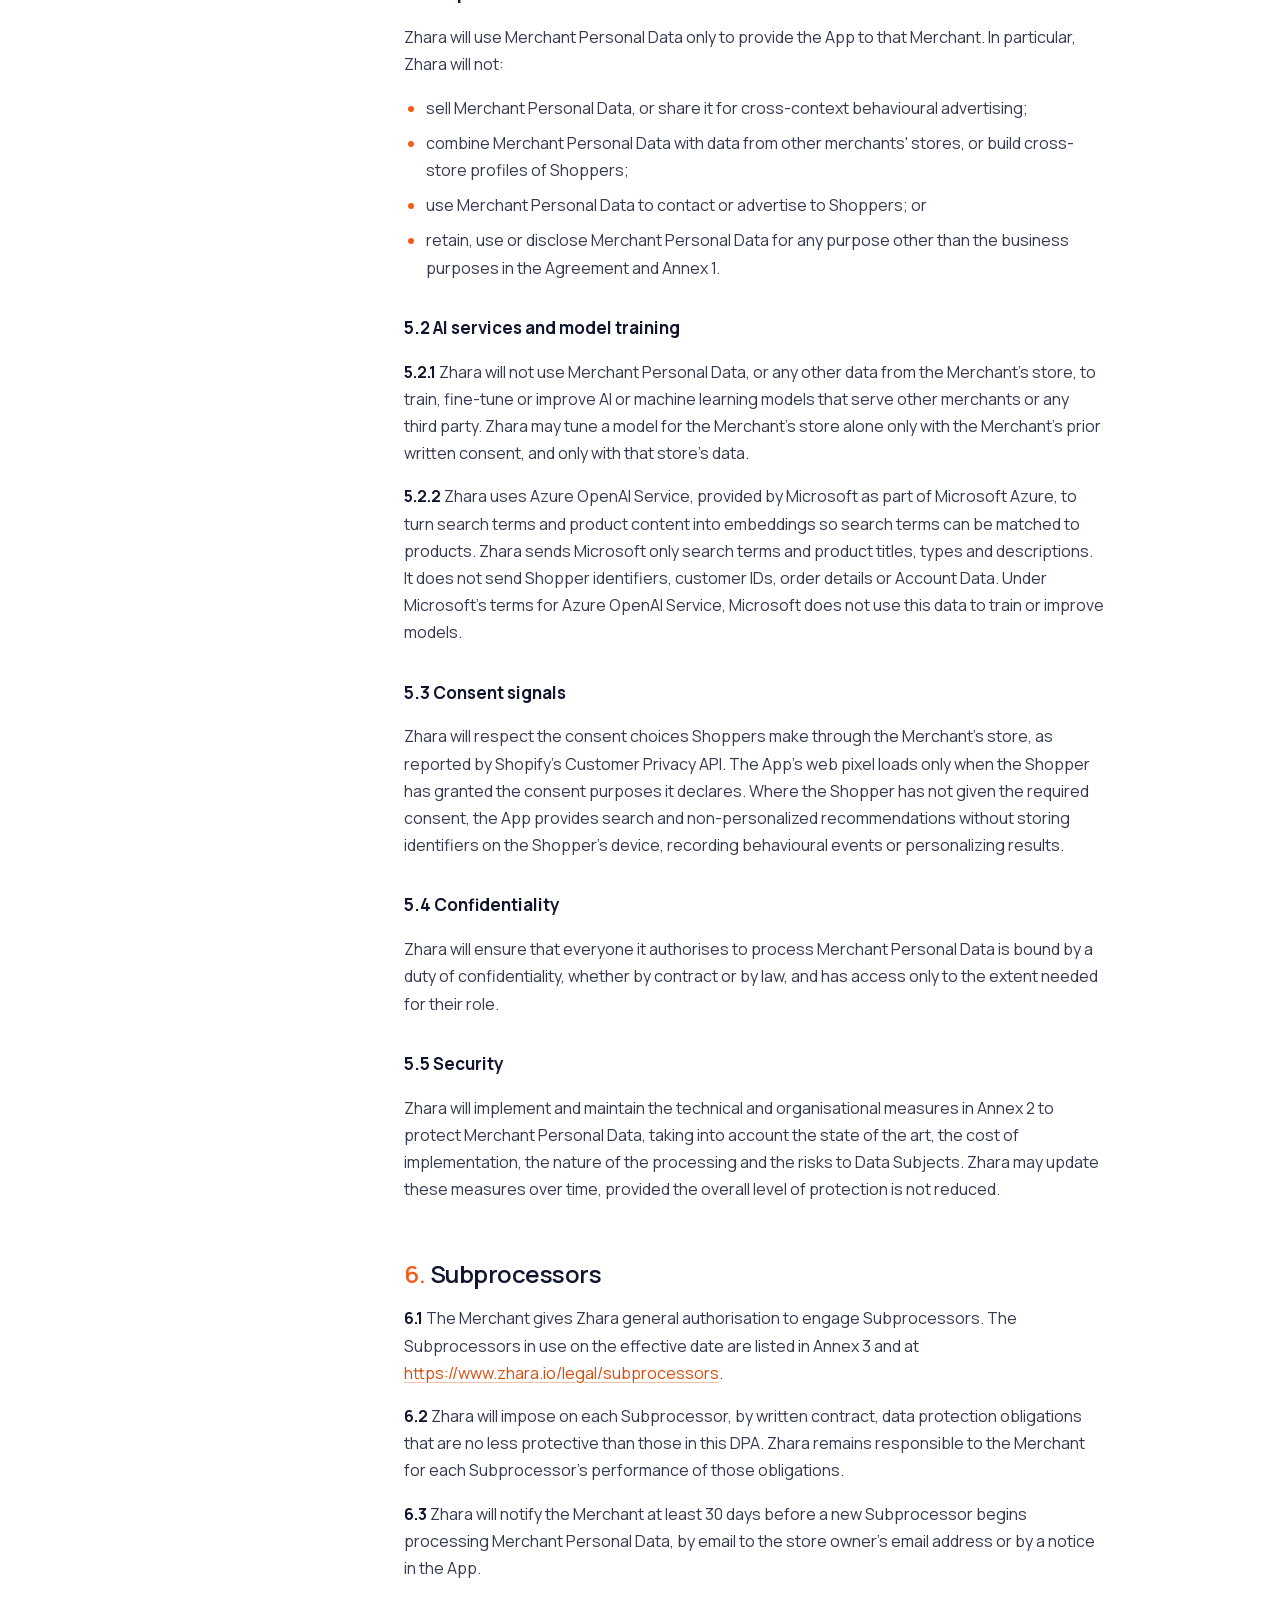
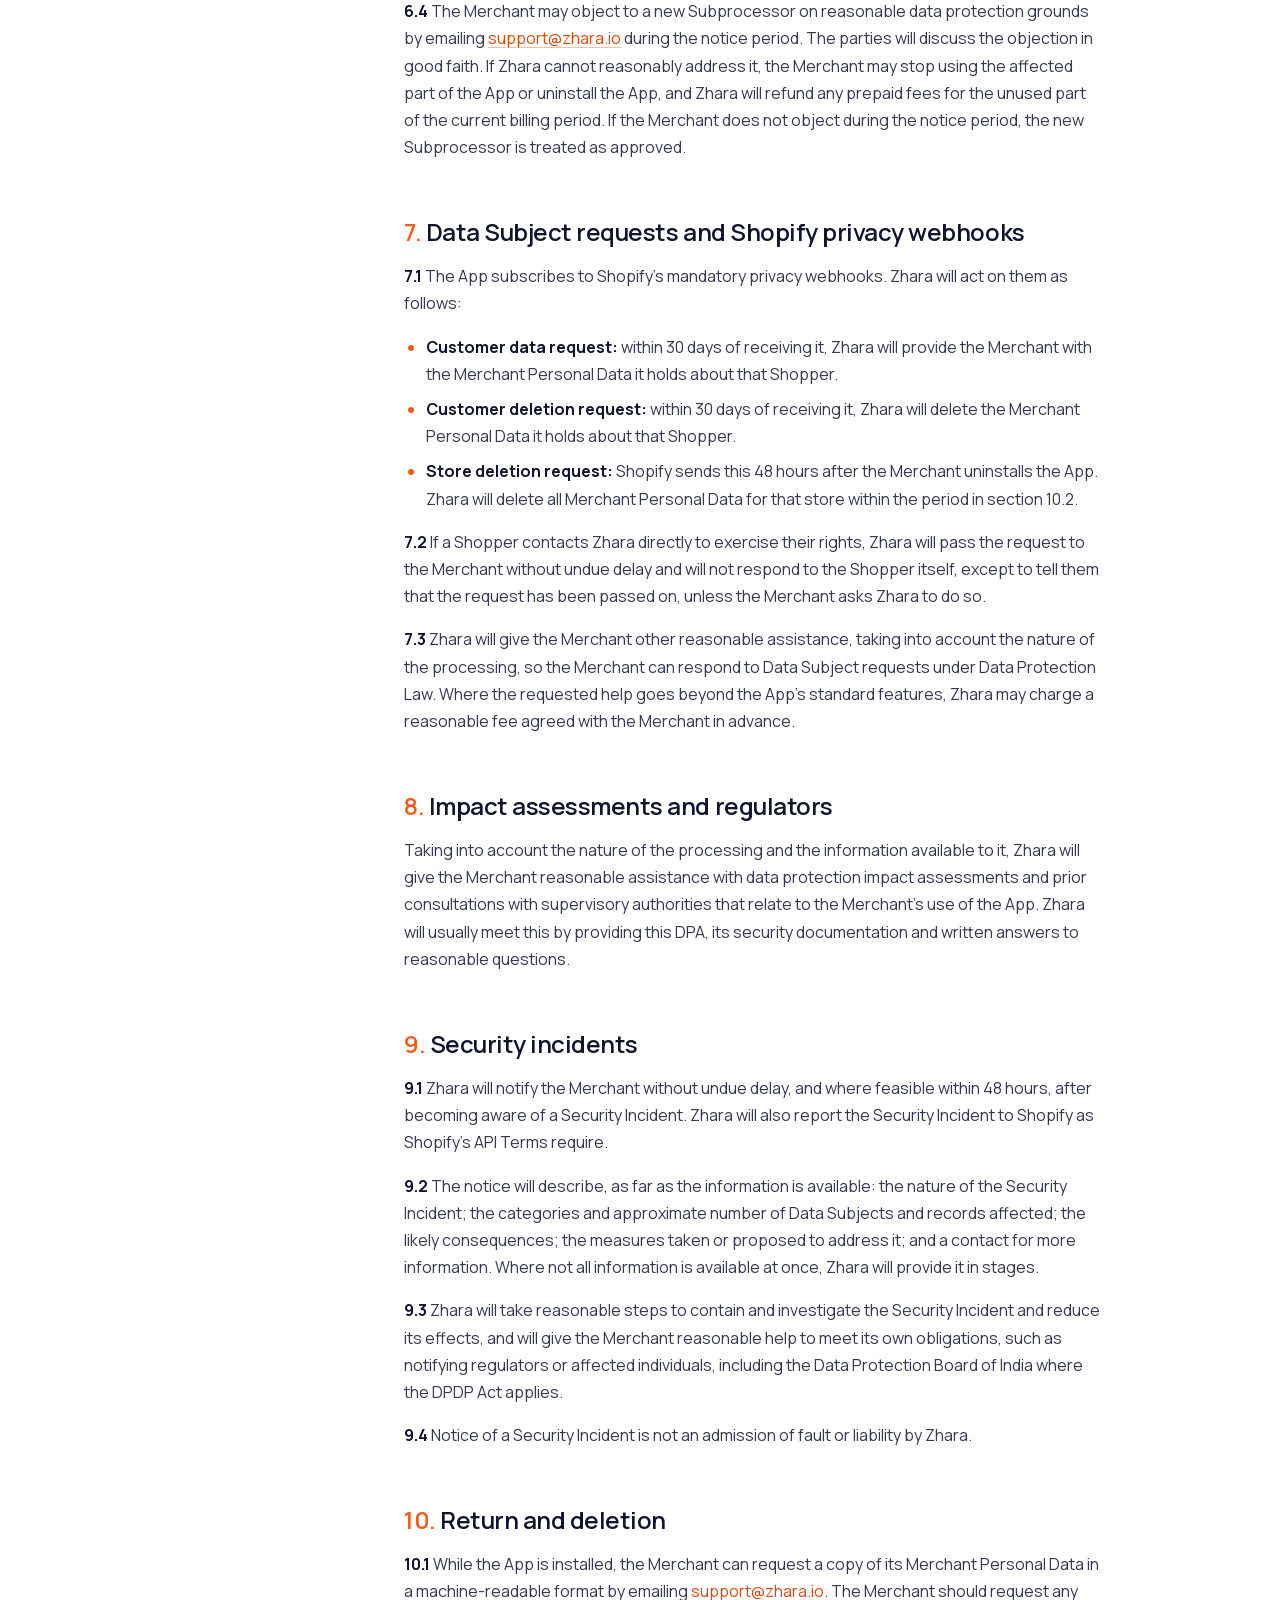
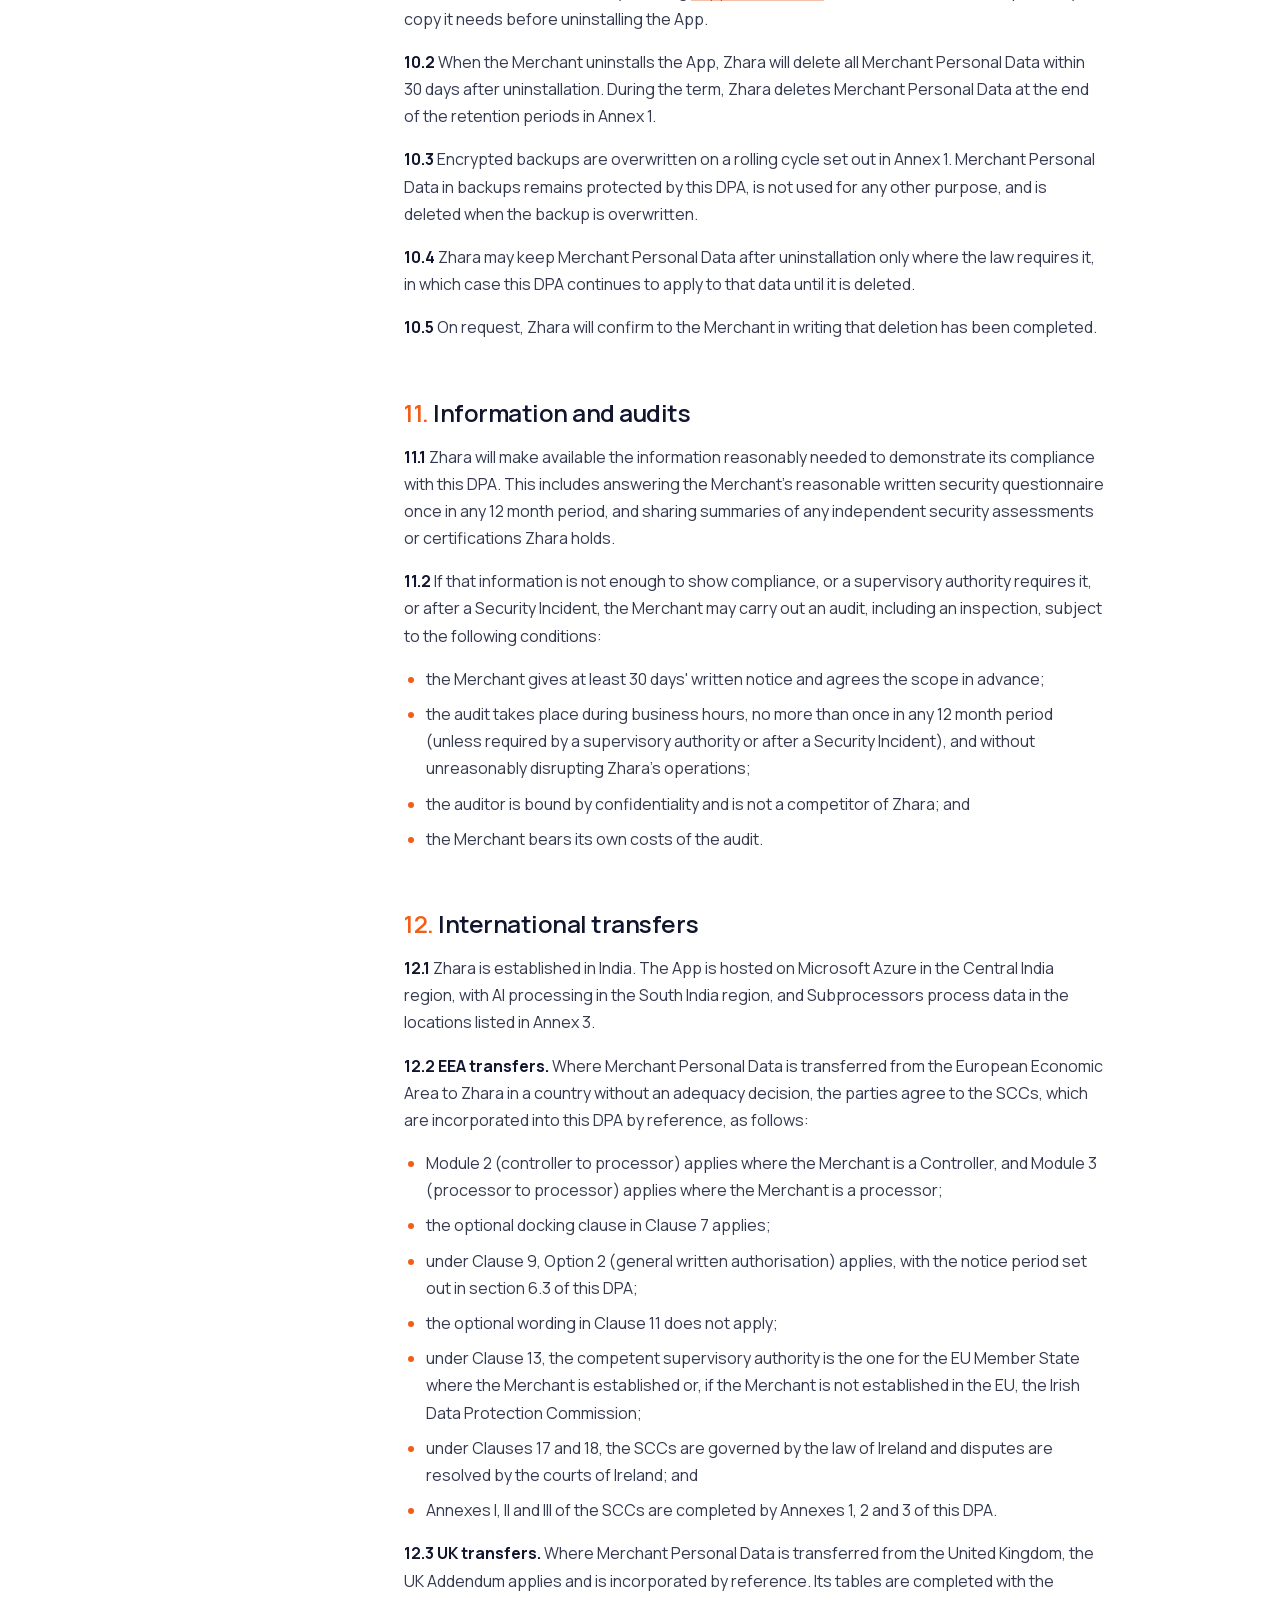
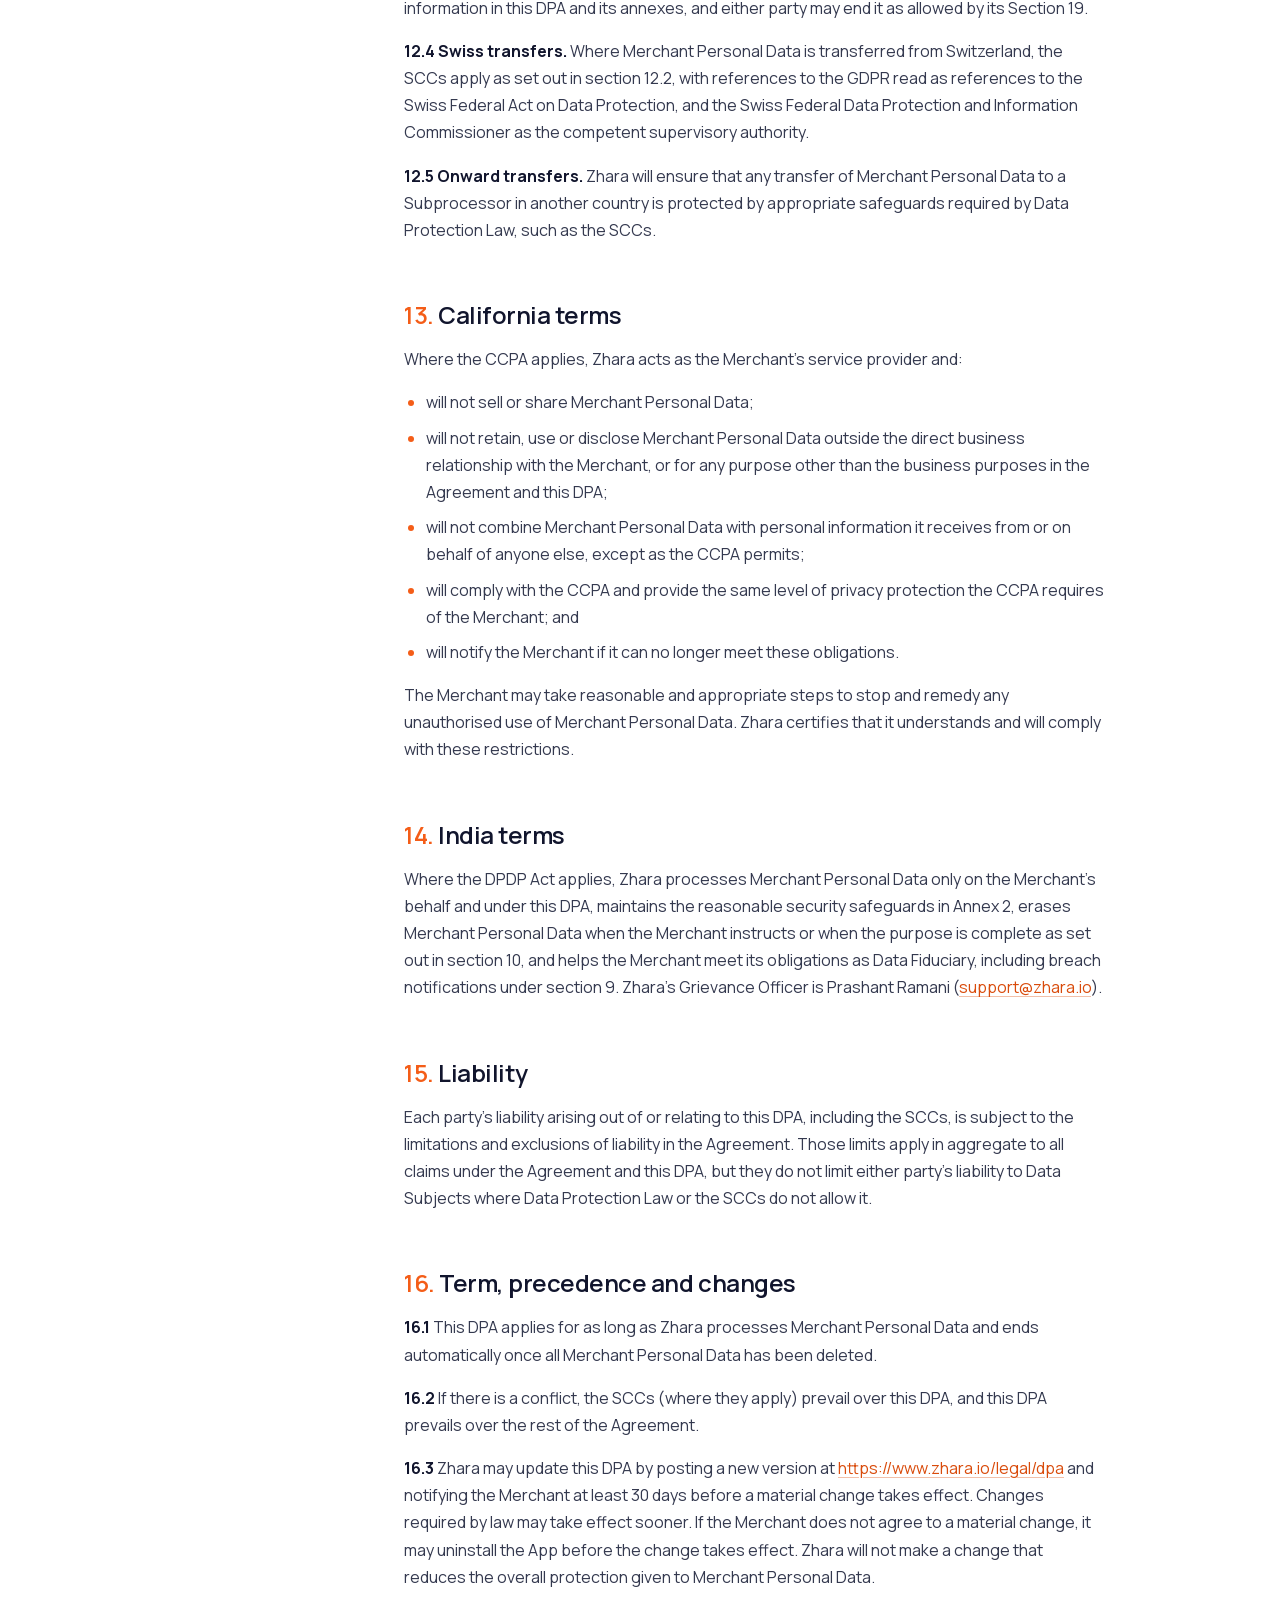
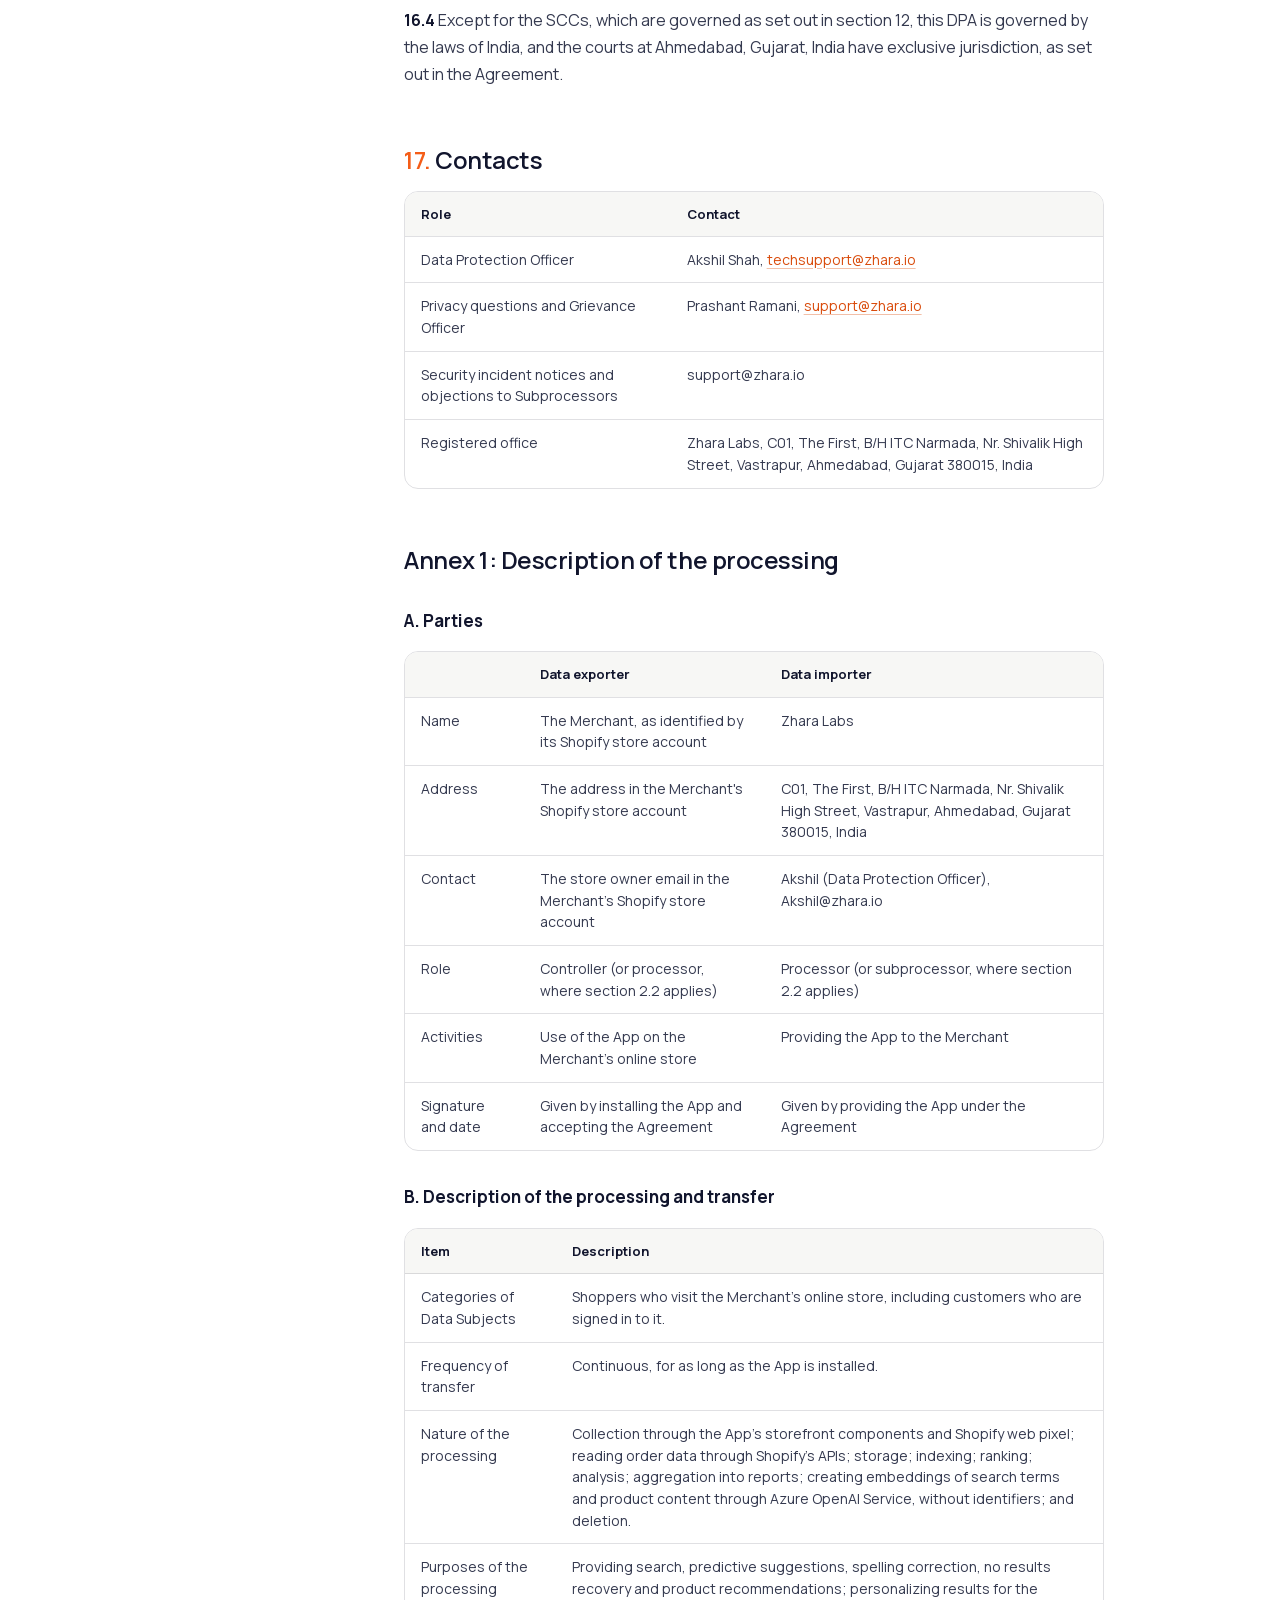
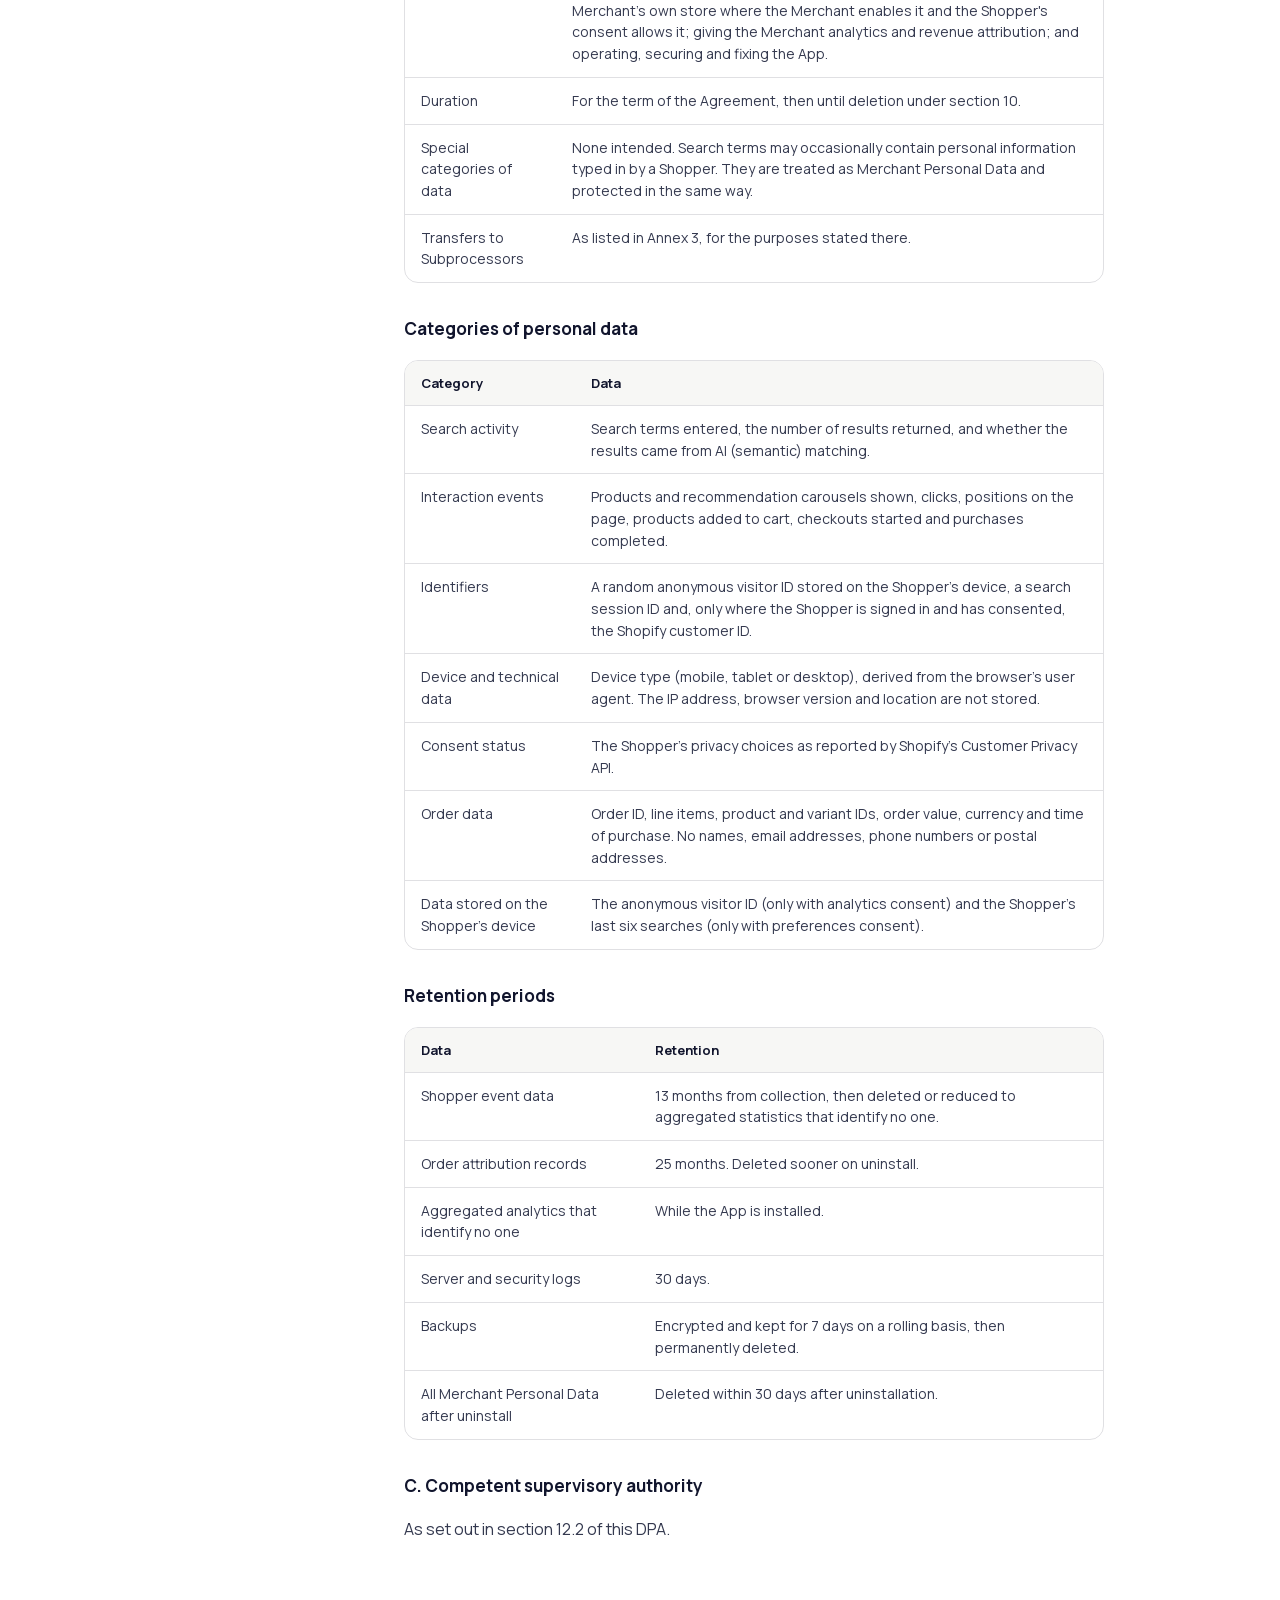
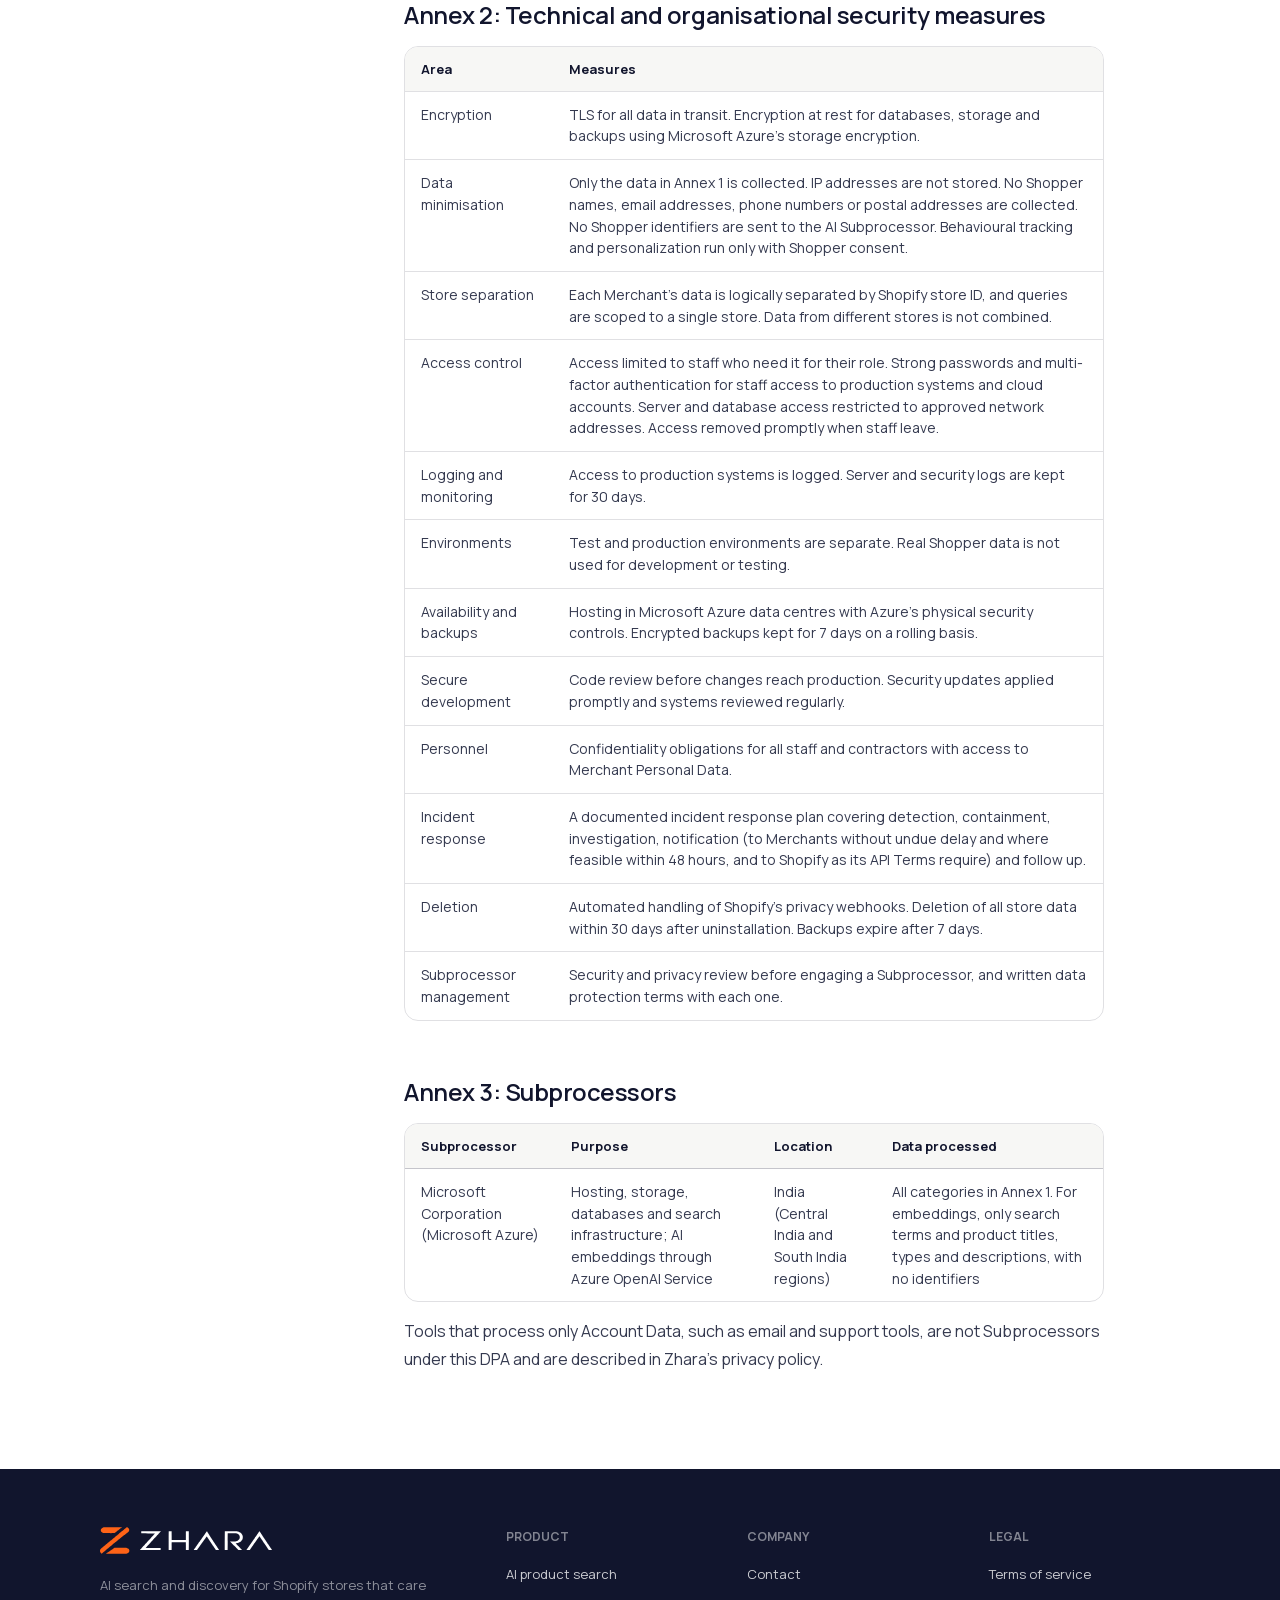
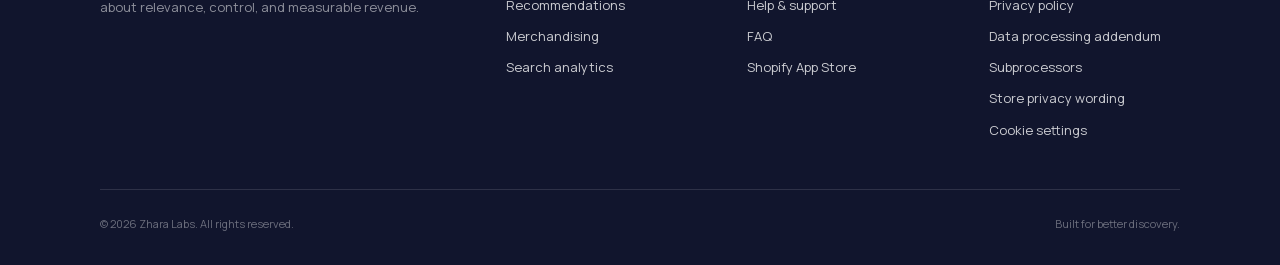
<file: legal/dpa/index.html>
<!DOCTYPE html>
<html lang="en">
<head>
  <meta charset="UTF-8">
  <!-- Google tag (gtag.js) with Consent Mode: analytics cookies stay off in the EEA, UK and Switzerland until the visitor accepts (see /assets/consent.js) -->
  <script>
    window.dataLayer = window.dataLayer || [];
    function gtag(){dataLayer.push(arguments);}
    gtag('consent', 'default', { ad_storage: 'denied', ad_user_data: 'denied', ad_personalization: 'denied', analytics_storage: 'granted' });
    gtag('consent', 'default', {
      ad_storage: 'denied', ad_user_data: 'denied', ad_personalization: 'denied', analytics_storage: 'denied',
      region: ['AT','BE','BG','HR','CY','CZ','DK','EE','FI','FR','DE','GR','HU','IE','IT','LV','LT','LU','MT','NL','PL','PT','RO','SK','SI','ES','SE','IS','LI','NO','GB','CH']
    });
    try {
      var consent = localStorage.getItem('zhara-consent');
      if (consent === 'granted' || consent === 'denied') gtag('consent', 'update', { analytics_storage: consent });
    } catch (e) {}
    gtag('js', new Date());
    gtag('config', 'G-CWNTYSQV7Q');
  </script>
  <script async src="https://www.googletagmanager.com/gtag/js?id=G-CWNTYSQV7Q"></script>
  <script src="/assets/consent.js" defer></script>
  <meta name="viewport" content="width=device-width, initial-scale=1.0">
  <title>Data Processing Addendum — Zhara AI Search &amp; Discovery</title>
  <meta name="description" content="How Zhara Labs processes shopper personal data on behalf of Shopify merchants, including the EU Standard Contractual Clauses.">
  <meta name="theme-color" content="#ffffff">
  <link rel="canonical" href="https://zhara.io/legal/dpa/">
  <meta property="og:type" content="website">
  <meta property="og:url" content="https://zhara.io/legal/dpa/">
  <meta property="og:site_name" content="Zhara AI Search &amp; Discovery">
  <meta property="og:title" content="Data Processing Addendum — Zhara AI Search &amp; Discovery">
  <meta property="og:description" content="How Zhara Labs processes shopper personal data on behalf of Shopify merchants, including the EU Standard Contractual Clauses.">
  <meta property="og:image" content="https://zhara.io/assets/og.png">
  <link rel="icon" href="/favicon.ico" sizes="48x48">
  <link rel="icon" href="/assets/logo/favicon.svg" type="image/svg+xml">
  <link rel="apple-touch-icon" href="/assets/logo/apple-touch-icon.png">
  <link rel="manifest" href="/site.webmanifest">
  <link rel="preload" href="/assets/fonts/manrope-latin.woff2" as="font" type="font/woff2" crossorigin>
  <link rel="stylesheet" href="/assets/legal.css">
</head>
<body>
  <nav aria-label="Main navigation">
    <div class="wrap nav-inner">
      <a href="/" class="brand" aria-label="Zhara home"><img src="/assets/logo/zhara-logo.svg" alt="Zhara" width="1302" height="209"></a>
      <div class="nav-links">
        <a href="/#product">Search</a>
        <a href="/#discovery">Discovery</a>
        <a href="/#features">Merchandising</a>
        <a href="/#analytics">Analytics</a>
      </div>
      <div class="nav-actions">
        <a href="mailto:hello@zhara.app" class="btn btn-light">Talk to us</a>
        <a href="https://apps.shopify.com/zhara-ai-search-discovery?utm_source=zhara.io" class="btn btn-dark">Install on Shopify <span class="arrow">→</span></a>
      </div>
    </div>
  </nav>

  <header class="doc-head">
    <div class="wrap">
      <span class="eyebrow">Legal</span>
      <h1>Data processing <em>addendum</em></h1>
      <p class="lede">How Zhara Labs processes shopper personal data on behalf of merchants who use Zhara AI Search &amp; Discovery. It forms part of our Terms of Service.</p>
      <div class="doc-meta"><span><b>Effective date:</b> 28 September 2026</span><span><b>Last updated:</b> 28 September 2026</span></div>
    </div>
  </header>

  <main class="wrap">
    <div class="doc">
      <aside class="toc" aria-label="Contents">
        <b>Contents</b>
        <ol>
          <li><a href="#s1">1. Definitions</a></li>
          <li><a href="#s2">2. Roles and scope</a></li>
          <li><a href="#s3">3. Processing on the Merchant&#x27;s instructions</a></li>
          <li><a href="#s4">4. The Merchant&#x27;s responsibilities</a></li>
          <li><a href="#s5">5. Zhara&#x27;s obligations</a></li>
          <li><a href="#s6">6. Subprocessors</a></li>
          <li><a href="#s7">7. Data Subject requests and Shopify privacy webhooks</a></li>
          <li><a href="#s8">8. Impact assessments and regulators</a></li>
          <li><a href="#s9">9. Security incidents</a></li>
          <li><a href="#s10">10. Return and deletion</a></li>
          <li><a href="#s11">11. Information and audits</a></li>
          <li><a href="#s12">12. International transfers</a></li>
          <li><a href="#s13">13. California terms</a></li>
          <li><a href="#s14">14. India terms</a></li>
          <li><a href="#s15">15. Liability</a></li>
          <li><a href="#s16">16. Term, precedence and changes</a></li>
          <li><a href="#s17">17. Contacts</a></li>
          <li><a href="#annex-1">Annex 1: Description of the processing</a></li>
          <li><a href="#annex-2">Annex 2: Technical and organisational security measures</a></li>
          <li><a href="#annex-3">Annex 3: Subprocessors</a></li>
        </ol>
      </aside>
      <article class="prose">
<p>This Data Processing Addendum (the “DPA”) forms part of the Zhara AI Search &amp; Discovery Terms of Service available at <a href="/terms/">https://www.zhara.io/terms</a> (the “Agreement”) between <strong>Zhara Labs</strong>, a partnership firm based in India, with its communication address at C01, The First, B/H ITC Narmada, Nr. Shivalik High Street, Vastrapur, Ahmedabad, Gujarat 380015, India (“Zhara”), and the Shopify merchant that installs and uses Zhara AI Search &amp; Discovery (the “Merchant”).</p>
<p>The Merchant accepts this DPA by installing the App and accepting the Agreement. No separate signature is needed. If the Merchant needs a countersigned copy, it can request one at <a href="mailto:support@zhara.io">support@zhara.io</a>. This DPA applies whenever Zhara processes Merchant Personal Data that is subject to Data Protection Law.</p>
<h2 id="s1"><span class="num">1.</span> Definitions</h2>
<p>Terms not defined here have the meaning given in the Agreement. In this DPA:</p>
<p><strong>1.1 “App”</strong> means Zhara AI Search &amp; Discovery, including its storefront components (the app embed, app blocks and Shopify web pixel), its Shopify admin interface and the services that support them.</p>
<p><strong>1.2 “Data Protection Law”</strong> means all privacy and data protection laws that apply to the processing of Merchant Personal Data under the Agreement, including, where applicable, the EU General Data Protection Regulation 2016/679 (“GDPR”), the UK GDPR and Data Protection Act 2018, the Swiss Federal Act on Data Protection, the California Consumer Privacy Act as amended by the California Privacy Rights Act (“CCPA”), and India's Digital Personal Data Protection Act, 2023 and its rules (“DPDP Act”).</p>
<p><strong>1.3 “Merchant Personal Data”</strong> means personal data that Zhara processes on behalf of the Merchant through the App, as described in Annex 1. It does not include Account Data.</p>
<p><strong>1.4 “Account Data”</strong> means personal data about the Merchant's owners and staff that Zhara collects to manage the Merchant's account, such as names, email addresses, billing status and support messages. Zhara handles Account Data as a controller under its privacy policy.</p>
<p><strong>1.5 “Shopper”</strong> means a visitor to the Merchant's online store, including a customer who is signed in to the store.</p>
<p><strong>1.6 “Security Incident”</strong> means a breach of security that leads to the accidental or unlawful destruction, loss, alteration, unauthorised disclosure of, or access to, Merchant Personal Data. It does not include unsuccessful attempts that do not compromise the security of Merchant Personal Data, such as pings, port scans or blocked login attempts.</p>
<p><strong>1.7 “Subprocessor”</strong> means a third party engaged by Zhara that processes Merchant Personal Data.</p>
<p><strong>1.8 “SCCs”</strong> means the standard contractual clauses approved by the European Commission in Implementing Decision (EU) 2021/914. <strong>“UK Addendum”</strong> means the International Data Transfer Addendum to the SCCs issued by the UK Information Commissioner.</p>
<p><strong>1.9 “Controller”, “Processor”, “Data Subject”, “Personal Data”</strong> and <strong>“Processing”</strong> have the meanings given in the GDPR. They include the equivalent terms in other Data Protection Law, such as “business” and “service provider” under the CCPA and “Data Fiduciary”, “Data Processor” and “Data Principal” under the DPDP Act.</p>
<h2 id="s2"><span class="num">2.</span> Roles and scope</h2>
<p><strong>2.1 </strong>For Merchant Personal Data, the Merchant is the Controller and Zhara is the Processor. Under the CCPA the Merchant is the business and Zhara is its service provider. Under the DPDP Act the Merchant is the Data Fiduciary and Zhara is its Data Processor, and this DPA is the valid contract required by section 8(2) of that Act.</p>
<p><strong>2.2 </strong>If the Merchant is itself acting as a processor for another controller, Zhara acts as the Merchant's subprocessor, and the Merchant confirms that its instructions to Zhara are authorised by that controller.</p>
<p><strong>2.3 </strong>Zhara is a Controller only for Account Data. This DPA does not apply to Account Data.</p>
<p><strong>2.4 </strong>The subject matter, duration, nature and purpose of the processing, the types of personal data and the categories of Data Subjects are set out in Annex 1.</p>
<h2 id="s3"><span class="num">3.</span> Processing on the Merchant&#x27;s instructions</h2>
<p><strong>3.1 </strong>Zhara will process Merchant Personal Data only on the Merchant's documented instructions. The Merchant's complete instructions are the Agreement, this DPA, the settings the Merchant chooses in the App (for example, turning personalization on or off, configuring recommendation placements, or setting search rules), and requests sent through Shopify's privacy webhooks.</p>
<p><strong>3.2 </strong>Zhara may process Merchant Personal Data otherwise only where the law requires it. In that case Zhara will tell the Merchant before processing, unless the law prohibits this.</p>
<p><strong>3.3 </strong>Zhara will tell the Merchant promptly if, in its opinion, an instruction breaks Data Protection Law. Zhara may pause the relevant processing until the instruction is confirmed or changed.</p>
<h2 id="s4"><span class="num">4.</span> The Merchant&#x27;s responsibilities</h2>
<p>The Merchant confirms that:</p>
<p><strong>4.1 </strong>it has a lawful basis for the processing described in Annex 1 and has given Shoppers the notices Data Protection Law requires, including a store privacy policy that describes its use of the App;</p>
<p><strong>4.2 </strong>where the law requires consent for analytics, personalization or cookies, it collects that consent through Shopify's consent tools, such as the Shopify cookie banner, so that the App can read it through Shopify's Customer Privacy API;</p>
<p><strong>4.3 </strong>it will not use the App to process special categories of personal data, data about children that requires parental consent, or payment card data, and it will not ask Shoppers to enter such data into the App; and</p>
<p><strong>4.4 </strong>its instructions to Zhara comply with Data Protection Law.</p>
<h2 id="s5"><span class="num">5.</span> Zhara&#x27;s obligations</h2>
<h3>5.1 Purpose limitation</h3>
<p>Zhara will use Merchant Personal Data only to provide the App to that Merchant. In particular, Zhara will not:</p>
<ul>
<li>sell Merchant Personal Data, or share it for cross-context behavioural advertising;</li>
<li>combine Merchant Personal Data with data from other merchants' stores, or build cross-store profiles of Shoppers;</li>
<li>use Merchant Personal Data to contact or advertise to Shoppers; or</li>
<li>retain, use or disclose Merchant Personal Data for any purpose other than the business purposes in the Agreement and Annex 1.</li>
</ul>
<h3>5.2 AI services and model training</h3>
<p><strong>5.2.1 </strong>Zhara will not use Merchant Personal Data, or any other data from the Merchant's store, to train, fine-tune or improve AI or machine learning models that serve other merchants or any third party. Zhara may tune a model for the Merchant's store alone only with the Merchant's prior written consent, and only with that store's data.</p>
<p><strong>5.2.2 </strong>Zhara uses Azure OpenAI Service, provided by Microsoft as part of Microsoft Azure, to turn search terms and product content into embeddings so search terms can be matched to products. Zhara sends Microsoft only search terms and product titles, types and descriptions. It does not send Shopper identifiers, customer IDs, order details or Account Data. Under Microsoft's terms for Azure OpenAI Service, Microsoft does not use this data to train or improve models.</p>
<h3>5.3 Consent signals</h3>
<p>Zhara will respect the consent choices Shoppers make through the Merchant's store, as reported by Shopify's Customer Privacy API. The App's web pixel loads only when the Shopper has granted the consent purposes it declares. Where the Shopper has not given the required consent, the App provides search and non-personalized recommendations without storing identifiers on the Shopper's device, recording behavioural events or personalizing results.</p>
<h3>5.4 Confidentiality</h3>
<p>Zhara will ensure that everyone it authorises to process Merchant Personal Data is bound by a duty of confidentiality, whether by contract or by law, and has access only to the extent needed for their role.</p>
<h3>5.5 Security</h3>
<p>Zhara will implement and maintain the technical and organisational measures in Annex 2 to protect Merchant Personal Data, taking into account the state of the art, the cost of implementation, the nature of the processing and the risks to Data Subjects. Zhara may update these measures over time, provided the overall level of protection is not reduced.</p>
<h2 id="s6"><span class="num">6.</span> Subprocessors</h2>
<p><strong>6.1 </strong>The Merchant gives Zhara general authorisation to engage Subprocessors. The Subprocessors in use on the effective date are listed in Annex 3 and at <a href="/legal/subprocessors/">https://www.zhara.io/legal/subprocessors</a>.</p>
<p><strong>6.2 </strong>Zhara will impose on each Subprocessor, by written contract, data protection obligations that are no less protective than those in this DPA. Zhara remains responsible to the Merchant for each Subprocessor's performance of those obligations.</p>
<p><strong>6.3 </strong>Zhara will notify the Merchant at least 30 days before a new Subprocessor begins processing Merchant Personal Data, by email to the store owner's email address or by a notice in the App.</p>
<p><strong>6.4 </strong>The Merchant may object to a new Subprocessor on reasonable data protection grounds by emailing <a href="mailto:support@zhara.io">support@zhara.io</a> during the notice period. The parties will discuss the objection in good faith. If Zhara cannot reasonably address it, the Merchant may stop using the affected part of the App or uninstall the App, and Zhara will refund any prepaid fees for the unused part of the current billing period. If the Merchant does not object during the notice period, the new Subprocessor is treated as approved.</p>
<h2 id="s7"><span class="num">7.</span> Data Subject requests and Shopify privacy webhooks</h2>
<p><strong>7.1 </strong>The App subscribes to Shopify's mandatory privacy webhooks. Zhara will act on them as follows:</p>
<ul>
<li><strong>Customer data request:</strong> within 30 days of receiving it, Zhara will provide the Merchant with the Merchant Personal Data it holds about that Shopper.</li>
<li><strong>Customer deletion request:</strong> within 30 days of receiving it, Zhara will delete the Merchant Personal Data it holds about that Shopper.</li>
<li><strong>Store deletion request:</strong> Shopify sends this 48 hours after the Merchant uninstalls the App. Zhara will delete all Merchant Personal Data for that store within the period in section 10.2.</li>
</ul>
<p><strong>7.2 </strong>If a Shopper contacts Zhara directly to exercise their rights, Zhara will pass the request to the Merchant without undue delay and will not respond to the Shopper itself, except to tell them that the request has been passed on, unless the Merchant asks Zhara to do so.</p>
<p><strong>7.3 </strong>Zhara will give the Merchant other reasonable assistance, taking into account the nature of the processing, so the Merchant can respond to Data Subject requests under Data Protection Law. Where the requested help goes beyond the App's standard features, Zhara may charge a reasonable fee agreed with the Merchant in advance.</p>
<h2 id="s8"><span class="num">8.</span> Impact assessments and regulators</h2>
<p>Taking into account the nature of the processing and the information available to it, Zhara will give the Merchant reasonable assistance with data protection impact assessments and prior consultations with supervisory authorities that relate to the Merchant's use of the App. Zhara will usually meet this by providing this DPA, its security documentation and written answers to reasonable questions.</p>
<h2 id="s9"><span class="num">9.</span> Security incidents</h2>
<p><strong>9.1 </strong>Zhara will notify the Merchant without undue delay, and where feasible within 48 hours, after becoming aware of a Security Incident. Zhara will also report the Security Incident to Shopify as Shopify's API Terms require.</p>
<p><strong>9.2 </strong>The notice will describe, as far as the information is available: the nature of the Security Incident; the categories and approximate number of Data Subjects and records affected; the likely consequences; the measures taken or proposed to address it; and a contact for more information. Where not all information is available at once, Zhara will provide it in stages.</p>
<p><strong>9.3 </strong>Zhara will take reasonable steps to contain and investigate the Security Incident and reduce its effects, and will give the Merchant reasonable help to meet its own obligations, such as notifying regulators or affected individuals, including the Data Protection Board of India where the DPDP Act applies.</p>
<p><strong>9.4 </strong>Notice of a Security Incident is not an admission of fault or liability by Zhara.</p>
<h2 id="s10"><span class="num">10.</span> Return and deletion</h2>
<p><strong>10.1 </strong>While the App is installed, the Merchant can request a copy of its Merchant Personal Data in a machine-readable format by emailing <a href="mailto:support@zhara.io">support@zhara.io</a>. The Merchant should request any copy it needs before uninstalling the App.</p>
<p><strong>10.2 </strong>When the Merchant uninstalls the App, Zhara will delete all Merchant Personal Data within 30 days after uninstallation. During the term, Zhara deletes Merchant Personal Data at the end of the retention periods in Annex 1.</p>
<p><strong>10.3 </strong>Encrypted backups are overwritten on a rolling cycle set out in Annex 1. Merchant Personal Data in backups remains protected by this DPA, is not used for any other purpose, and is deleted when the backup is overwritten.</p>
<p><strong>10.4 </strong>Zhara may keep Merchant Personal Data after uninstallation only where the law requires it, in which case this DPA continues to apply to that data until it is deleted.</p>
<p><strong>10.5 </strong>On request, Zhara will confirm to the Merchant in writing that deletion has been completed.</p>
<h2 id="s11"><span class="num">11.</span> Information and audits</h2>
<p><strong>11.1 </strong>Zhara will make available the information reasonably needed to demonstrate its compliance with this DPA. This includes answering the Merchant's reasonable written security questionnaire once in any 12 month period, and sharing summaries of any independent security assessments or certifications Zhara holds.</p>
<p><strong>11.2 </strong>If that information is not enough to show compliance, or a supervisory authority requires it, or after a Security Incident, the Merchant may carry out an audit, including an inspection, subject to the following conditions:</p>
<ul>
<li>the Merchant gives at least 30 days' written notice and agrees the scope in advance;</li>
<li>the audit takes place during business hours, no more than once in any 12 month period (unless required by a supervisory authority or after a Security Incident), and without unreasonably disrupting Zhara's operations;</li>
<li>the auditor is bound by confidentiality and is not a competitor of Zhara; and</li>
<li>the Merchant bears its own costs of the audit.</li>
</ul>
<h2 id="s12"><span class="num">12.</span> International transfers</h2>
<p><strong>12.1 </strong>Zhara is established in India. The App is hosted on Microsoft Azure in the Central India region, with AI processing in the South India region, and Subprocessors process data in the locations listed in Annex 3.</p>
<p><strong>12.2 EEA transfers.</strong> Where Merchant Personal Data is transferred from the European Economic Area to Zhara in a country without an adequacy decision, the parties agree to the SCCs, which are incorporated into this DPA by reference, as follows:</p>
<ul>
<li>Module 2 (controller to processor) applies where the Merchant is a Controller, and Module 3 (processor to processor) applies where the Merchant is a processor;</li>
<li>the optional docking clause in Clause 7 applies;</li>
<li>under Clause 9, Option 2 (general written authorisation) applies, with the notice period set out in section 6.3 of this DPA;</li>
<li>the optional wording in Clause 11 does not apply;</li>
<li>under Clause 13, the competent supervisory authority is the one for the EU Member State where the Merchant is established or, if the Merchant is not established in the EU, the Irish Data Protection Commission;</li>
<li>under Clauses 17 and 18, the SCCs are governed by the law of Ireland and disputes are resolved by the courts of Ireland; and</li>
<li>Annexes I, II and III of the SCCs are completed by Annexes 1, 2 and 3 of this DPA.</li>
</ul>
<p><strong>12.3 UK transfers.</strong> Where Merchant Personal Data is transferred from the United Kingdom, the UK Addendum applies and is incorporated by reference. Its tables are completed with the information in this DPA and its annexes, and either party may end it as allowed by its Section 19.</p>
<p><strong>12.4 Swiss transfers.</strong> Where Merchant Personal Data is transferred from Switzerland, the SCCs apply as set out in section 12.2, with references to the GDPR read as references to the Swiss Federal Act on Data Protection, and the Swiss Federal Data Protection and Information Commissioner as the competent supervisory authority.</p>
<p><strong>12.5 Onward transfers.</strong> Zhara will ensure that any transfer of Merchant Personal Data to a Subprocessor in another country is protected by appropriate safeguards required by Data Protection Law, such as the SCCs.</p>
<h2 id="s13"><span class="num">13.</span> California terms</h2>
<p>Where the CCPA applies, Zhara acts as the Merchant's service provider and:</p>
<ul>
<li>will not sell or share Merchant Personal Data;</li>
<li>will not retain, use or disclose Merchant Personal Data outside the direct business relationship with the Merchant, or for any purpose other than the business purposes in the Agreement and this DPA;</li>
<li>will not combine Merchant Personal Data with personal information it receives from or on behalf of anyone else, except as the CCPA permits;</li>
<li>will comply with the CCPA and provide the same level of privacy protection the CCPA requires of the Merchant; and</li>
<li>will notify the Merchant if it can no longer meet these obligations.</li>
</ul>
<p>The Merchant may take reasonable and appropriate steps to stop and remedy any unauthorised use of Merchant Personal Data. Zhara certifies that it understands and will comply with these restrictions.</p>
<h2 id="s14"><span class="num">14.</span> India terms</h2>
<p>Where the DPDP Act applies, Zhara processes Merchant Personal Data only on the Merchant's behalf and under this DPA, maintains the reasonable security safeguards in Annex 2, erases Merchant Personal Data when the Merchant instructs or when the purpose is complete as set out in section 10, and helps the Merchant meet its obligations as Data Fiduciary, including breach notifications under section 9. Zhara's Grievance Officer is Prashant Ramani (<a href="mailto:support@zhara.io">support@zhara.io</a>).</p>
<h2 id="s15"><span class="num">15.</span> Liability</h2>
<p>Each party's liability arising out of or relating to this DPA, including the SCCs, is subject to the limitations and exclusions of liability in the Agreement. Those limits apply in aggregate to all claims under the Agreement and this DPA, but they do not limit either party's liability to Data Subjects where Data Protection Law or the SCCs do not allow it.</p>
<h2 id="s16"><span class="num">16.</span> Term, precedence and changes</h2>
<p><strong>16.1 </strong>This DPA applies for as long as Zhara processes Merchant Personal Data and ends automatically once all Merchant Personal Data has been deleted.</p>
<p><strong>16.2 </strong>If there is a conflict, the SCCs (where they apply) prevail over this DPA, and this DPA prevails over the rest of the Agreement.</p>
<p><strong>16.3 </strong>Zhara may update this DPA by posting a new version at <a href="/legal/dpa/">https://www.zhara.io/legal/dpa</a> and notifying the Merchant at least 30 days before a material change takes effect. Changes required by law may take effect sooner. If the Merchant does not agree to a material change, it may uninstall the App before the change takes effect. Zhara will not make a change that reduces the overall protection given to Merchant Personal Data.</p>
<p><strong>16.4 </strong>Except for the SCCs, which are governed as set out in section 12, this DPA is governed by the laws of India, and the courts at Ahmedabad, Gujarat, India have exclusive jurisdiction, as set out in the Agreement.</p>
<h2 id="s17"><span class="num">17.</span> Contacts</h2>
<div class="table-wrap"><table>
<thead><tr><th>Role</th><th>Contact</th></tr></thead><tbody>
<tr><td>Data Protection Officer</td><td>Akshil Shah, <a href="mailto:techsupport@zhara.io">techsupport@zhara.io</a></td></tr>
<tr><td>Privacy questions and Grievance Officer</td><td>Prashant Ramani, <a href="mailto:support@zhara.io">support@zhara.io</a></td></tr>
<tr><td>Security incident notices and objections to Subprocessors</td><td>support@zhara.io</td></tr>
<tr><td>Registered office</td><td>Zhara Labs, C01, The First, B/H ITC Narmada, Nr. Shivalik High Street, Vastrapur, Ahmedabad, Gujarat 380015, India</td></tr>
</tbody></table></div>
<h2 id="annex-1">Annex 1: Description of the processing</h2>
<h3>A. Parties</h3>
<div class="table-wrap"><table>
<thead><tr><th></th><th>Data exporter</th><th>Data importer</th></tr></thead><tbody>
<tr><td>Name</td><td>The Merchant, as identified by its Shopify store account</td><td>Zhara Labs</td></tr>
<tr><td>Address</td><td>The address in the Merchant's Shopify store account</td><td>C01, The First, B/H ITC Narmada, Nr. Shivalik High Street, Vastrapur, Ahmedabad, Gujarat 380015, India</td></tr>
<tr><td>Contact</td><td>The store owner email in the Merchant's Shopify store account</td><td>Akshil (Data Protection Officer), Akshil@zhara.io</td></tr>
<tr><td>Role</td><td>Controller (or processor, where section 2.2 applies)</td><td>Processor (or subprocessor, where section 2.2 applies)</td></tr>
<tr><td>Activities</td><td>Use of the App on the Merchant's online store</td><td>Providing the App to the Merchant</td></tr>
<tr><td>Signature and date</td><td>Given by installing the App and accepting the Agreement</td><td>Given by providing the App under the Agreement</td></tr>
</tbody></table></div>
<h3>B. Description of the processing and transfer</h3>
<div class="table-wrap"><table>
<thead><tr><th>Item</th><th>Description</th></tr></thead><tbody>
<tr><td>Categories of Data Subjects</td><td>Shoppers who visit the Merchant's online store, including customers who are signed in to it.</td></tr>
<tr><td>Frequency of transfer</td><td>Continuous, for as long as the App is installed.</td></tr>
<tr><td>Nature of the processing</td><td>Collection through the App's storefront components and Shopify web pixel; reading order data through Shopify's APIs; storage; indexing; ranking; analysis; aggregation into reports; creating embeddings of search terms and product content through Azure OpenAI Service, without identifiers; and deletion.</td></tr>
<tr><td>Purposes of the processing</td><td>Providing search, predictive suggestions, spelling correction, no results recovery and product recommendations; personalizing results for the Merchant's own store where the Merchant enables it and the Shopper's consent allows it; giving the Merchant analytics and revenue attribution; and operating, securing and fixing the App.</td></tr>
<tr><td>Duration</td><td>For the term of the Agreement, then until deletion under section 10.</td></tr>
<tr><td>Special categories of data</td><td>None intended. Search terms may occasionally contain personal information typed in by a Shopper. They are treated as Merchant Personal Data and protected in the same way.</td></tr>
<tr><td>Transfers to Subprocessors</td><td>As listed in Annex 3, for the purposes stated there.</td></tr>
</tbody></table></div>
<h3>Categories of personal data</h3>
<div class="table-wrap"><table>
<thead><tr><th>Category</th><th>Data</th></tr></thead><tbody>
<tr><td>Search activity</td><td>Search terms entered, the number of results returned, and whether the results came from AI (semantic) matching.</td></tr>
<tr><td>Interaction events</td><td>Products and recommendation carousels shown, clicks, positions on the page, products added to cart, checkouts started and purchases completed.</td></tr>
<tr><td>Identifiers</td><td>A random anonymous visitor ID stored on the Shopper's device, a search session ID and, only where the Shopper is signed in and has consented, the Shopify customer ID.</td></tr>
<tr><td>Device and technical data</td><td>Device type (mobile, tablet or desktop), derived from the browser's user agent. The IP address, browser version and location are not stored.</td></tr>
<tr><td>Consent status</td><td>The Shopper's privacy choices as reported by Shopify's Customer Privacy API.</td></tr>
<tr><td>Order data</td><td>Order ID, line items, product and variant IDs, order value, currency and time of purchase. No names, email addresses, phone numbers or postal addresses.</td></tr>
<tr><td>Data stored on the Shopper's device</td><td>The anonymous visitor ID (only with analytics consent) and the Shopper's last six searches (only with preferences consent).</td></tr>
</tbody></table></div>
<h3>Retention periods</h3>
<div class="table-wrap"><table>
<thead><tr><th>Data</th><th>Retention</th></tr></thead><tbody>
<tr><td>Shopper event data</td><td>13 months from collection, then deleted or reduced to aggregated statistics that identify no one.</td></tr>
<tr><td>Order attribution records</td><td>25 months. Deleted sooner on uninstall.</td></tr>
<tr><td>Aggregated analytics that identify no one</td><td>While the App is installed.</td></tr>
<tr><td>Server and security logs</td><td>30 days.</td></tr>
<tr><td>Backups</td><td>Encrypted and kept for 7 days on a rolling basis, then permanently deleted.</td></tr>
<tr><td>All Merchant Personal Data after uninstall</td><td>Deleted within 30 days after uninstallation.</td></tr>
</tbody></table></div>
<h3>C. Competent supervisory authority</h3>
<p>As set out in section 12.2 of this DPA.</p>
<h2 id="annex-2">Annex 2: Technical and organisational security measures</h2>
<div class="table-wrap"><table>
<thead><tr><th>Area</th><th>Measures</th></tr></thead><tbody>
<tr><td>Encryption</td><td>TLS for all data in transit. Encryption at rest for databases, storage and backups using Microsoft Azure's storage encryption.</td></tr>
<tr><td>Data minimisation</td><td>Only the data in Annex 1 is collected. IP addresses are not stored. No Shopper names, email addresses, phone numbers or postal addresses are collected. No Shopper identifiers are sent to the AI Subprocessor. Behavioural tracking and personalization run only with Shopper consent.</td></tr>
<tr><td>Store separation</td><td>Each Merchant's data is logically separated by Shopify store ID, and queries are scoped to a single store. Data from different stores is not combined.</td></tr>
<tr><td>Access control</td><td>Access limited to staff who need it for their role. Strong passwords and multi-factor authentication for staff access to production systems and cloud accounts. Server and database access restricted to approved network addresses. Access removed promptly when staff leave.</td></tr>
<tr><td>Logging and monitoring</td><td>Access to production systems is logged. Server and security logs are kept for 30 days.</td></tr>
<tr><td>Environments</td><td>Test and production environments are separate. Real Shopper data is not used for development or testing.</td></tr>
<tr><td>Availability and backups</td><td>Hosting in Microsoft Azure data centres with Azure's physical security controls. Encrypted backups kept for 7 days on a rolling basis.</td></tr>
<tr><td>Secure development</td><td>Code review before changes reach production. Security updates applied promptly and systems reviewed regularly.</td></tr>
<tr><td>Personnel</td><td>Confidentiality obligations for all staff and contractors with access to Merchant Personal Data.</td></tr>
<tr><td>Incident response</td><td>A documented incident response plan covering detection, containment, investigation, notification (to Merchants without undue delay and where feasible within 48 hours, and to Shopify as its API Terms require) and follow up.</td></tr>
<tr><td>Deletion</td><td>Automated handling of Shopify's privacy webhooks. Deletion of all store data within 30 days after uninstallation. Backups expire after 7 days.</td></tr>
<tr><td>Subprocessor management</td><td>Security and privacy review before engaging a Subprocessor, and written data protection terms with each one.</td></tr>
</tbody></table></div>
<h2 id="annex-3">Annex 3: Subprocessors</h2>
<div class="table-wrap"><table>
<thead><tr><th>Subprocessor</th><th>Purpose</th><th>Location</th><th>Data processed</th></tr></thead><tbody>
<tr><td>Microsoft Corporation (Microsoft Azure)</td><td>Hosting, storage, databases and search infrastructure; AI embeddings through Azure OpenAI Service</td><td>India (Central India and South India regions)</td><td>All categories in Annex 1. For embeddings, only search terms and product titles, types and descriptions, with no identifiers</td></tr>
</tbody></table></div>
<p>Tools that process only Account Data, such as email and support tools, are not Subprocessors under this DPA and are described in Zhara's privacy policy.</p>
      </article>
    </div>
  </main>

  <footer>
    <div class="wrap">
      <div class="footer-top">
        <div class="footer-brand"><img src="/assets/logo/zhara-logo-on-dark.svg" alt="Zhara" width="1302" height="209"><p>AI search and discovery for Shopify stores that care about relevance, control, and measurable revenue.</p></div>
        <div class="footer-col"><b>PRODUCT</b><a href="/#product">AI product search</a><a href="/#discovery">Recommendations</a><a href="/#features">Merchandising</a><a href="/#analytics">Search analytics</a></div>
        <div class="footer-col"><b>COMPANY</b><a href="mailto:hello@zhara.app">Contact</a><a href="/help/">Help &amp; support</a><a href="/faq/">FAQ</a><a href="https://apps.shopify.com/zhara-ai-search-discovery?utm_source=zhara.io">Shopify App Store</a></div>
        <div class="footer-col"><b>LEGAL</b><a href="/terms/">Terms of service</a><a href="/privacy/">Privacy policy</a><a href="/legal/dpa/">Data processing addendum</a><a href="/legal/subprocessors/">Subprocessors</a><a href="/help/store-privacy-policy/">Store privacy wording</a><a href="#" data-cookie-settings>Cookie settings</a></div>
      </div>
      <div class="footer-bottom"><span>© 2026 Zhara Labs. All rights reserved.</span><span>Built for better discovery.</span></div>
    </div>
  </footer>
</body>
</html>
</file>
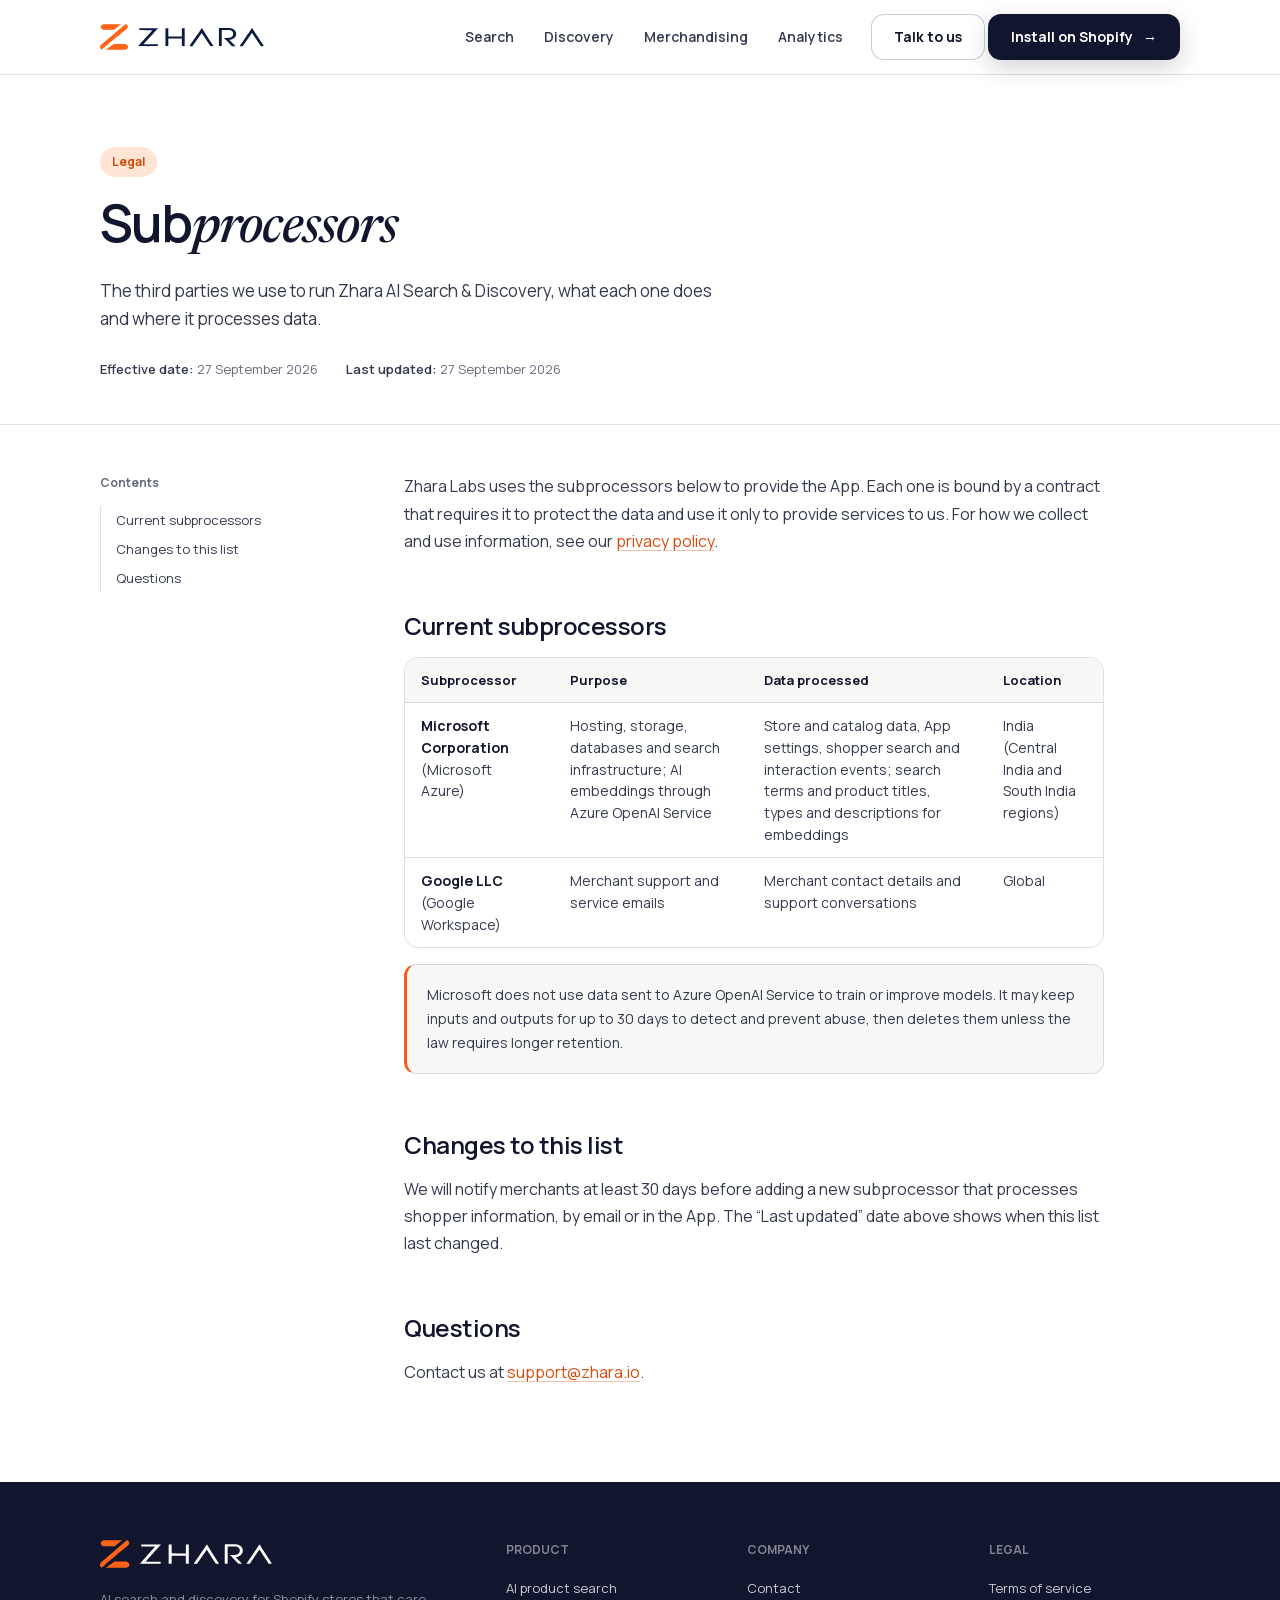
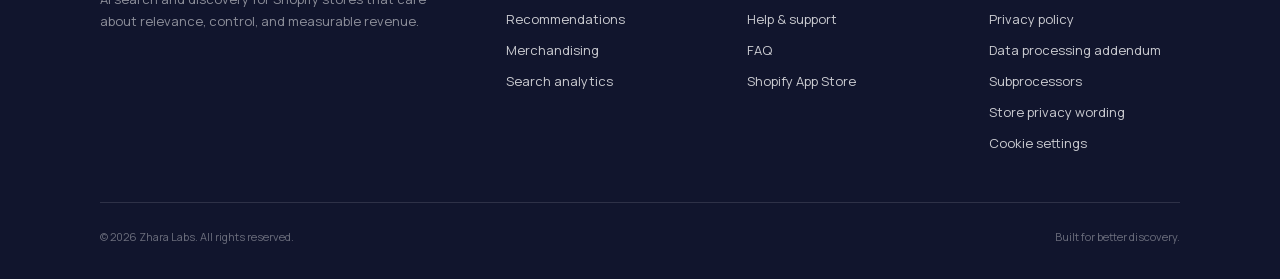
<file: legal/subprocessors/index.html>
<!DOCTYPE html>
<html lang="en">
<head>
  <meta charset="UTF-8">
  <!-- Google tag (gtag.js) with Consent Mode: analytics cookies stay off in the EEA, UK and Switzerland until the visitor accepts (see /assets/consent.js) -->
  <script>
    window.dataLayer = window.dataLayer || [];
    function gtag(){dataLayer.push(arguments);}
    gtag('consent', 'default', { ad_storage: 'denied', ad_user_data: 'denied', ad_personalization: 'denied', analytics_storage: 'granted' });
    gtag('consent', 'default', {
      ad_storage: 'denied', ad_user_data: 'denied', ad_personalization: 'denied', analytics_storage: 'denied',
      region: ['AT','BE','BG','HR','CY','CZ','DK','EE','FI','FR','DE','GR','HU','IE','IT','LV','LT','LU','MT','NL','PL','PT','RO','SK','SI','ES','SE','IS','LI','NO','GB','CH']
    });
    try {
      var consent = localStorage.getItem('zhara-consent');
      if (consent === 'granted' || consent === 'denied') gtag('consent', 'update', { analytics_storage: consent });
    } catch (e) {}
    gtag('js', new Date());
    gtag('config', 'G-CWNTYSQV7Q');
  </script>
  <script async src="https://www.googletagmanager.com/gtag/js?id=G-CWNTYSQV7Q"></script>
  <script src="/assets/consent.js" defer></script>
  <meta name="viewport" content="width=device-width, initial-scale=1.0">
  <title>Subprocessors — Zhara AI Search &amp; Discovery</title>
  <meta name="description" content="Third parties that Zhara Labs uses to operate Zhara AI Search &amp; Discovery, what they do and where they process data.">
  <meta name="theme-color" content="#ffffff">
  <link rel="canonical" href="https://zhara.io/legal/subprocessors/">
  <meta property="og:type" content="website">
  <meta property="og:url" content="https://zhara.io/legal/subprocessors/">
  <meta property="og:site_name" content="Zhara AI Search &amp; Discovery">
  <meta property="og:title" content="Subprocessors — Zhara AI Search &amp; Discovery">
  <meta property="og:description" content="Third parties that Zhara Labs uses to operate Zhara AI Search &amp; Discovery, what they do and where they process data.">
  <meta property="og:image" content="https://zhara.io/assets/og.png">
  <link rel="icon" href="/favicon.ico" sizes="48x48">
  <link rel="icon" href="/assets/logo/favicon.svg" type="image/svg+xml">
  <link rel="apple-touch-icon" href="/assets/logo/apple-touch-icon.png">
  <link rel="manifest" href="/site.webmanifest">
  <link rel="preload" href="/assets/fonts/manrope-latin.woff2" as="font" type="font/woff2" crossorigin>
  <link rel="stylesheet" href="/assets/legal.css">
</head>
<body>
  <nav aria-label="Main navigation">
    <div class="wrap nav-inner">
      <a href="/" class="brand" aria-label="Zhara home"><img src="/assets/logo/zhara-logo.svg" alt="Zhara" width="1302" height="209"></a>
      <div class="nav-links">
        <a href="/#product">Search</a>
        <a href="/#discovery">Discovery</a>
        <a href="/#features">Merchandising</a>
        <a href="/#analytics">Analytics</a>
      </div>
      <div class="nav-actions">
        <a href="mailto:hello@zhara.app" class="btn btn-light">Talk to us</a>
        <a href="https://apps.shopify.com/zhara-ai-search-discovery?utm_source=zhara.io" class="btn btn-dark">Install on Shopify <span class="arrow">→</span></a>
      </div>
    </div>
  </nav>

  <header class="doc-head">
    <div class="wrap">
      <span class="eyebrow">Legal</span>
      <h1>Sub<em>processors</em></h1>
      <p class="lede">The third parties we use to run Zhara AI Search &amp; Discovery, what each one does and where it processes data.</p>
      <div class="doc-meta"><span><b>Effective date:</b> 27 September 2026</span><span><b>Last updated:</b> 27 September 2026</span></div>
    </div>
  </header>

  <main class="wrap">
    <div class="doc">
      <aside class="toc" aria-label="Contents">
        <b>Contents</b>
        <ol>
          <li><a href="#list">Current subprocessors</a></li>
          <li><a href="#changes">Changes to this list</a></li>
          <li><a href="#contact">Questions</a></li>
        </ol>
      </aside>
      <article class="prose">
        <p>Zhara Labs uses the subprocessors below to provide the App. Each one is bound by a contract that requires it to protect the data and use it only to provide services to us. For how we collect and use information, see our <a href="/privacy/">privacy policy</a>.</p>
        <h2 id="list">Current subprocessors</h2>
        <div class="table-wrap"><table>
          <thead><tr><th>Subprocessor</th><th>Purpose</th><th>Data processed</th><th>Location</th></tr></thead>
          <tbody>
            <tr><td><strong>Microsoft Corporation</strong> (Microsoft Azure)</td><td>Hosting, storage, databases and search infrastructure; AI embeddings through Azure OpenAI Service</td><td>Store and catalog data, App settings, shopper search and interaction events; search terms and product titles, types and descriptions for embeddings</td><td>India (Central India and South India regions)</td></tr>
            <tr><td><strong>Google LLC</strong> (Google Workspace)</td><td>Merchant support and service emails</td><td>Merchant contact details and support conversations</td><td>Global</td></tr>
          </tbody>
        </table></div>
        <p class="note">Microsoft does not use data sent to Azure OpenAI Service to train or improve models. It may keep inputs and outputs for up to 30 days to detect and prevent abuse, then deletes them unless the law requires longer retention.</p>
        <h2 id="changes">Changes to this list</h2>
        <p>We will notify merchants at least 30 days before adding a new subprocessor that processes shopper information, by email or in the App. The “Last updated” date above shows when this list last changed.</p>
        <h2 id="contact">Questions</h2>
        <p>Contact us at <a href="mailto:support@zhara.io">support@zhara.io</a>.</p>
      </article>
    </div>
  </main>

  <footer>
    <div class="wrap">
      <div class="footer-top">
        <div class="footer-brand"><img src="/assets/logo/zhara-logo-on-dark.svg" alt="Zhara" width="1302" height="209"><p>AI search and discovery for Shopify stores that care about relevance, control, and measurable revenue.</p></div>
        <div class="footer-col"><b>PRODUCT</b><a href="/#product">AI product search</a><a href="/#discovery">Recommendations</a><a href="/#features">Merchandising</a><a href="/#analytics">Search analytics</a></div>
        <div class="footer-col"><b>COMPANY</b><a href="mailto:hello@zhara.app">Contact</a><a href="/help/">Help &amp; support</a><a href="/faq/">FAQ</a><a href="https://apps.shopify.com/zhara-ai-search-discovery?utm_source=zhara.io">Shopify App Store</a></div>
        <div class="footer-col"><b>LEGAL</b><a href="/terms/">Terms of service</a><a href="/privacy/">Privacy policy</a><a href="/legal/dpa/">Data processing addendum</a><a href="/legal/subprocessors/">Subprocessors</a><a href="/help/store-privacy-policy/">Store privacy wording</a><a href="#" data-cookie-settings>Cookie settings</a></div>
      </div>
      <div class="footer-bottom"><span>© 2026 Zhara Labs. All rights reserved.</span><span>Built for better discovery.</span></div>
    </div>
  </footer>
</body>
</html>
</file>
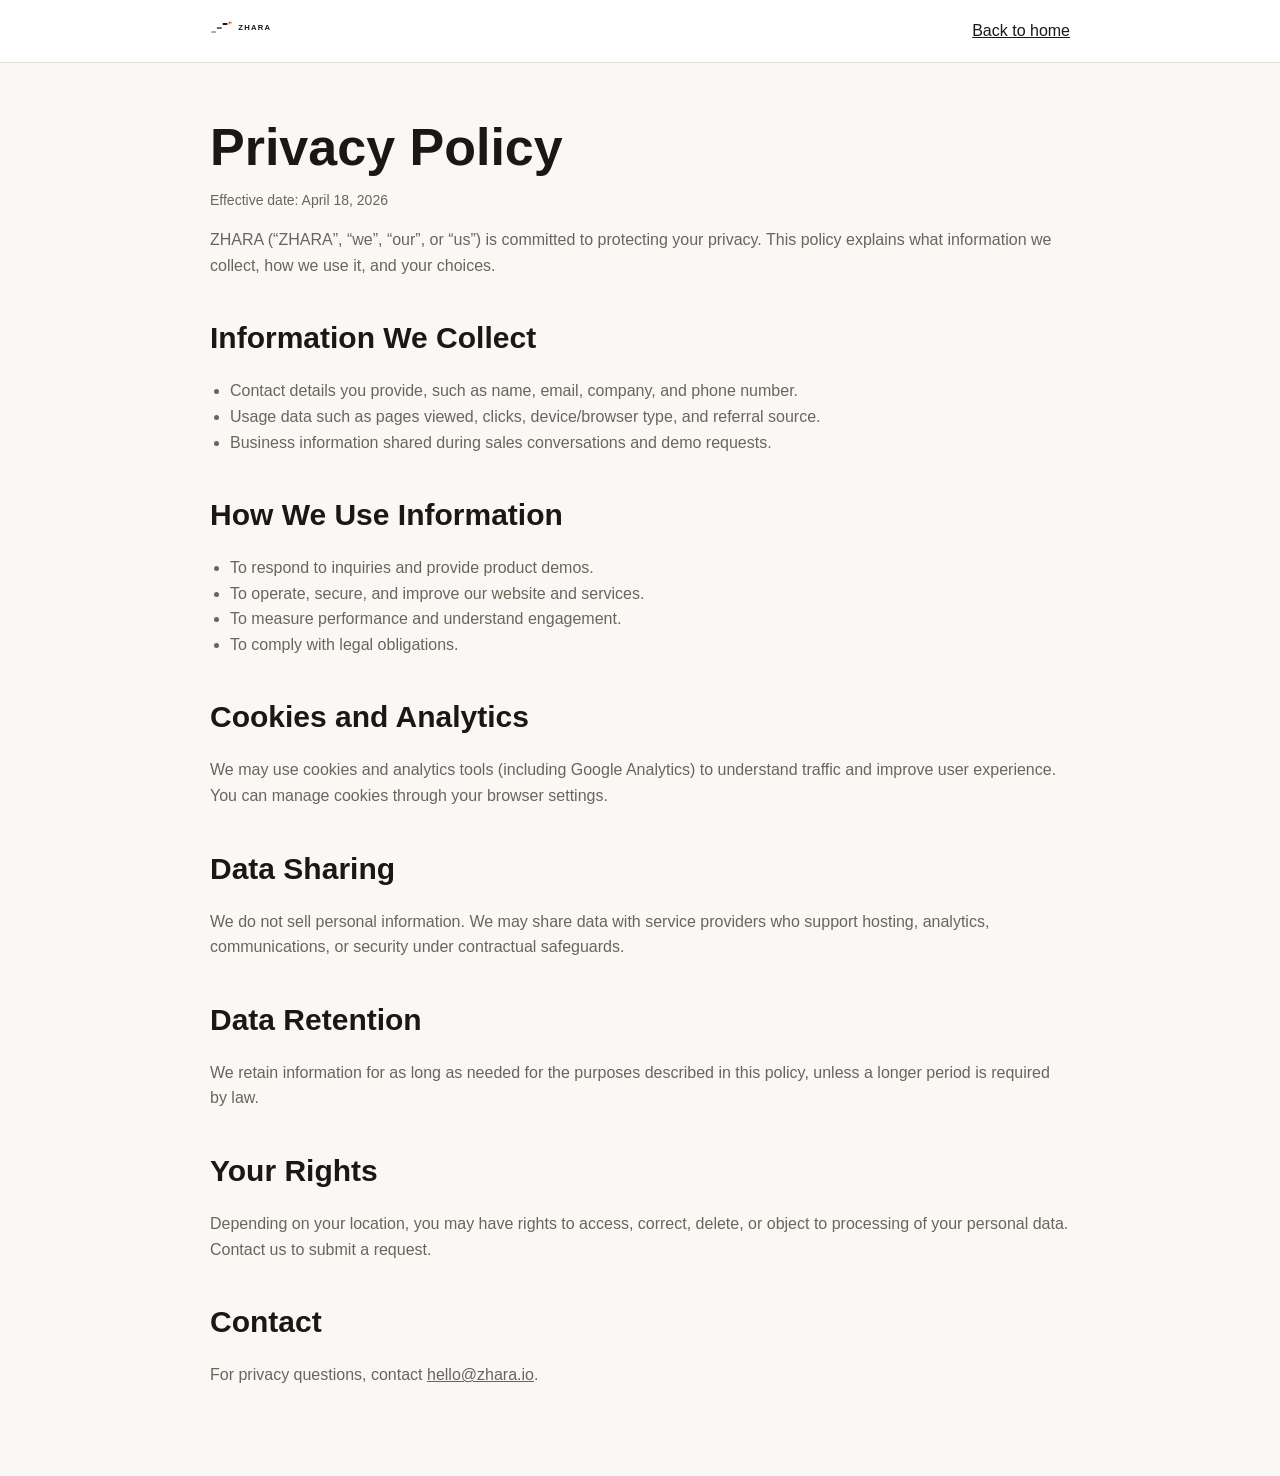
<file: privacy.html>
<!DOCTYPE html>
<html lang="en">
<head>
  <meta charset="UTF-8" />
  <meta name="viewport" content="width=device-width, initial-scale=1.0" />
  <title>Privacy Policy | ZHARA</title>
  <meta name="description" content="Privacy Policy for ZHARA, including how we collect, use, and protect information." />
  <meta name="robots" content="index,follow,max-image-preview:large,max-snippet:-1,max-video-preview:-1" />
  <link rel="canonical" href="https://zhara.io/privacy.html" />
  <meta property="og:type" content="website" />
  <meta property="og:title" content="Privacy Policy | ZHARA" />
  <meta property="og:description" content="Read ZHARA's Privacy Policy." />
  <meta property="og:url" content="https://zhara.io/privacy.html" />
  <meta property="og:site_name" content="ZHARA" />
  <meta name="twitter:card" content="summary" />
  <meta name="twitter:title" content="Privacy Policy | ZHARA" />
  <meta name="twitter:description" content="Read ZHARA's Privacy Policy." />
  <style>
    :root {
      --ink: #1A1816;
      --paper: #FAF8F4;
      --rule: #E5E0D6;
      --mute: #6B645B;
      --accent: #E8650A;
      --font-sans: "Satoshi", Georgia, sans-serif;
      --maxw: 900px;
    }
    * { box-sizing: border-box; }
    body {
      margin: 0;
      background: var(--paper);
      color: var(--ink);
      font-family: var(--font-sans);
      line-height: 1.6;
    }
    .container {
      width: 100%;
      max-width: var(--maxw);
      margin: 0 auto;
      padding: 28px 20px 72px;
    }
    .topbar {
      border-bottom: 1px solid var(--rule);
      background: #fff;
    }
    .topbar .container {
      padding-top: 16px;
      padding-bottom: 16px;
      display: flex;
      align-items: center;
      justify-content: space-between;
      gap: 12px;
    }
    .brand img { height: 22px; }
    a { color: inherit; }
    a:hover { color: var(--accent); }
    h1 { font-size: clamp(34px, 5vw, 52px); line-height: 1.08; margin: 28px 0 10px; }
    h2 { font-size: clamp(22px, 2.5vw, 30px); margin: 36px 0 10px; }
    p, li { color: var(--mute); font-size: 16px; }
    ul { padding-left: 20px; }
    .muted { color: var(--mute); font-size: 14px; }
  </style>
  <link rel="preconnect" href="https://api.fontshare.com" crossorigin />
  <link rel="preconnect" href="https://cdn.fontshare.com" crossorigin />
  <link href="https://api.fontshare.com/v2/css?f[]=satoshi@300,301,400,401,500,501,700,701&display=swap" rel="stylesheet" />
</head>
<body>
  <header class="topbar">
    <div class="container">
      <a class="brand" href="/" aria-label="ZHARA Home">
        <img src="assets/logo/v2/zhara-logo-full.svg" alt="ZHARA" />
      </a>
      <a href="/">Back to home</a>
    </div>
  </header>

  <main class="container">
    <h1>Privacy Policy</h1>
    <p class="muted">Effective date: April 18, 2026</p>

    <p>ZHARA (&ldquo;ZHARA&rdquo;, &ldquo;we&rdquo;, &ldquo;our&rdquo;, or &ldquo;us&rdquo;) is committed to protecting your privacy. This policy explains what information we collect, how we use it, and your choices.</p>

    <h2>Information We Collect</h2>
    <ul>
      <li>Contact details you provide, such as name, email, company, and phone number.</li>
      <li>Usage data such as pages viewed, clicks, device/browser type, and referral source.</li>
      <li>Business information shared during sales conversations and demo requests.</li>
    </ul>

    <h2>How We Use Information</h2>
    <ul>
      <li>To respond to inquiries and provide product demos.</li>
      <li>To operate, secure, and improve our website and services.</li>
      <li>To measure performance and understand engagement.</li>
      <li>To comply with legal obligations.</li>
    </ul>

    <h2>Cookies and Analytics</h2>
    <p>We may use cookies and analytics tools (including Google Analytics) to understand traffic and improve user experience. You can manage cookies through your browser settings.</p>

    <h2>Data Sharing</h2>
    <p>We do not sell personal information. We may share data with service providers who support hosting, analytics, communications, or security under contractual safeguards.</p>

    <h2>Data Retention</h2>
    <p>We retain information for as long as needed for the purposes described in this policy, unless a longer period is required by law.</p>

    <h2>Your Rights</h2>
    <p>Depending on your location, you may have rights to access, correct, delete, or object to processing of your personal data. Contact us to submit a request.</p>

    <h2>Contact</h2>
    <p>For privacy questions, contact <a href="mailto:hello@zhara.io">hello@zhara.io</a>.</p>
  </main>
</body>
</html>
</file>
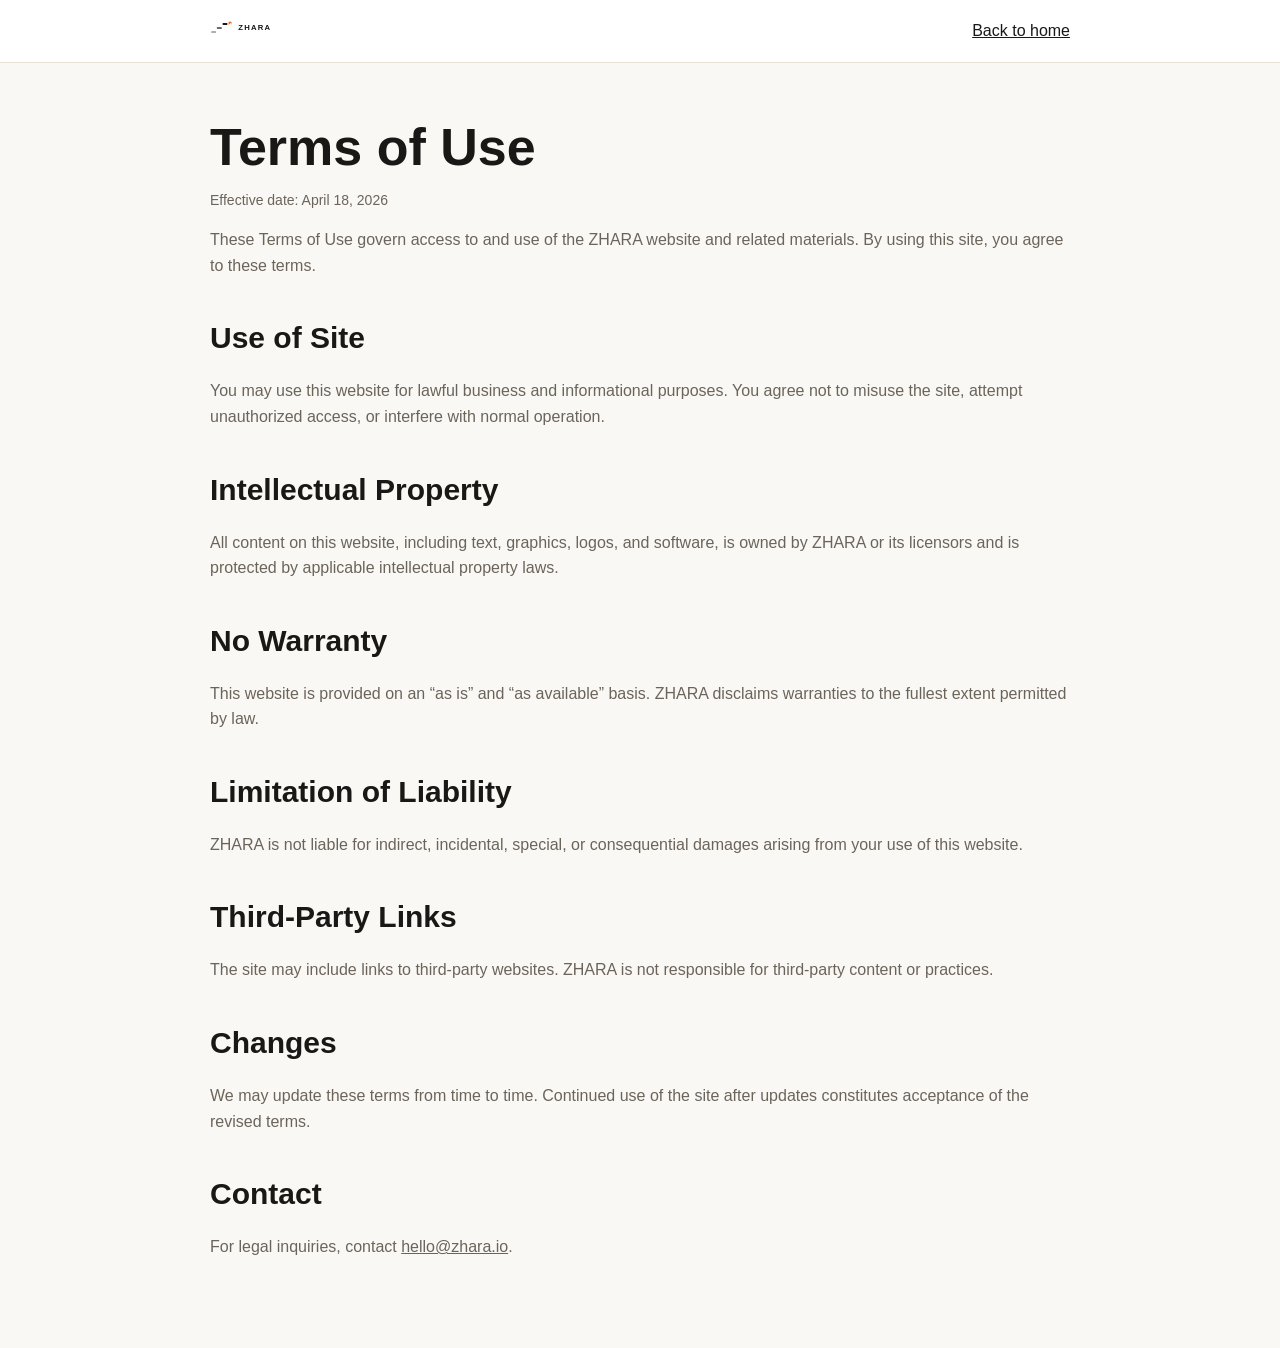
<file: terms.html>
<!DOCTYPE html>
<html lang="en">
<head>
  <meta charset="UTF-8" />
  <meta name="viewport" content="width=device-width, initial-scale=1.0" />
  <title>Terms of Use | ZHARA</title>
  <meta name="description" content="Terms of Use for ZHARA website and services." />
  <meta name="robots" content="index,follow,max-image-preview:large,max-snippet:-1,max-video-preview:-1" />
  <link rel="canonical" href="https://zhara.io/terms.html" />
  <meta property="og:type" content="website" />
  <meta property="og:title" content="Terms of Use | ZHARA" />
  <meta property="og:description" content="Read ZHARA's Terms of Use." />
  <meta property="og:url" content="https://zhara.io/terms.html" />
  <meta property="og:site_name" content="ZHARA" />
  <meta name="twitter:card" content="summary" />
  <meta name="twitter:title" content="Terms of Use | ZHARA" />
  <meta name="twitter:description" content="Read ZHARA's Terms of Use." />
  <style>
    :root {
      --ink: #1A1816;
      --paper: #FAF8F4;
      --rule: #E5E0D6;
      --mute: #6B645B;
      --accent: #E8650A;
      --font-sans: "Satoshi", Georgia, sans-serif;
      --maxw: 900px;
    }
    * { box-sizing: border-box; }
    body {
      margin: 0;
      background: var(--paper);
      color: var(--ink);
      font-family: var(--font-sans);
      line-height: 1.6;
    }
    .container {
      width: 100%;
      max-width: var(--maxw);
      margin: 0 auto;
      padding: 28px 20px 72px;
    }
    .topbar {
      border-bottom: 1px solid var(--rule);
      background: #fff;
    }
    .topbar .container {
      padding-top: 16px;
      padding-bottom: 16px;
      display: flex;
      align-items: center;
      justify-content: space-between;
      gap: 12px;
    }
    .brand img { height: 22px; }
    a { color: inherit; }
    a:hover { color: var(--accent); }
    h1 { font-size: clamp(34px, 5vw, 52px); line-height: 1.08; margin: 28px 0 10px; }
    h2 { font-size: clamp(22px, 2.5vw, 30px); margin: 36px 0 10px; }
    p, li { color: var(--mute); font-size: 16px; }
    ul { padding-left: 20px; }
    .muted { color: var(--mute); font-size: 14px; }
  </style>
  <link rel="preconnect" href="https://api.fontshare.com" crossorigin />
  <link rel="preconnect" href="https://cdn.fontshare.com" crossorigin />
  <link href="https://api.fontshare.com/v2/css?f[]=satoshi@300,301,400,401,500,501,700,701&display=swap" rel="stylesheet" />
</head>
<body>
  <header class="topbar">
    <div class="container">
      <a class="brand" href="/" aria-label="ZHARA Home">
        <img src="assets/logo/v2/zhara-logo-full.svg" alt="ZHARA" />
      </a>
      <a href="/">Back to home</a>
    </div>
  </header>

  <main class="container">
    <h1>Terms of Use</h1>
    <p class="muted">Effective date: April 18, 2026</p>

    <p>These Terms of Use govern access to and use of the ZHARA website and related materials. By using this site, you agree to these terms.</p>

    <h2>Use of Site</h2>
    <p>You may use this website for lawful business and informational purposes. You agree not to misuse the site, attempt unauthorized access, or interfere with normal operation.</p>

    <h2>Intellectual Property</h2>
    <p>All content on this website, including text, graphics, logos, and software, is owned by ZHARA or its licensors and is protected by applicable intellectual property laws.</p>

    <h2>No Warranty</h2>
    <p>This website is provided on an &ldquo;as is&rdquo; and &ldquo;as available&rdquo; basis. ZHARA disclaims warranties to the fullest extent permitted by law.</p>

    <h2>Limitation of Liability</h2>
    <p>ZHARA is not liable for indirect, incidental, special, or consequential damages arising from your use of this website.</p>

    <h2>Third-Party Links</h2>
    <p>The site may include links to third-party websites. ZHARA is not responsible for third-party content or practices.</p>

    <h2>Changes</h2>
    <p>We may update these terms from time to time. Continued use of the site after updates constitutes acceptance of the revised terms.</p>

    <h2>Contact</h2>
    <p>For legal inquiries, contact <a href="mailto:hello@zhara.io">hello@zhara.io</a>.</p>
  </main>
</body>
</html>
</file>
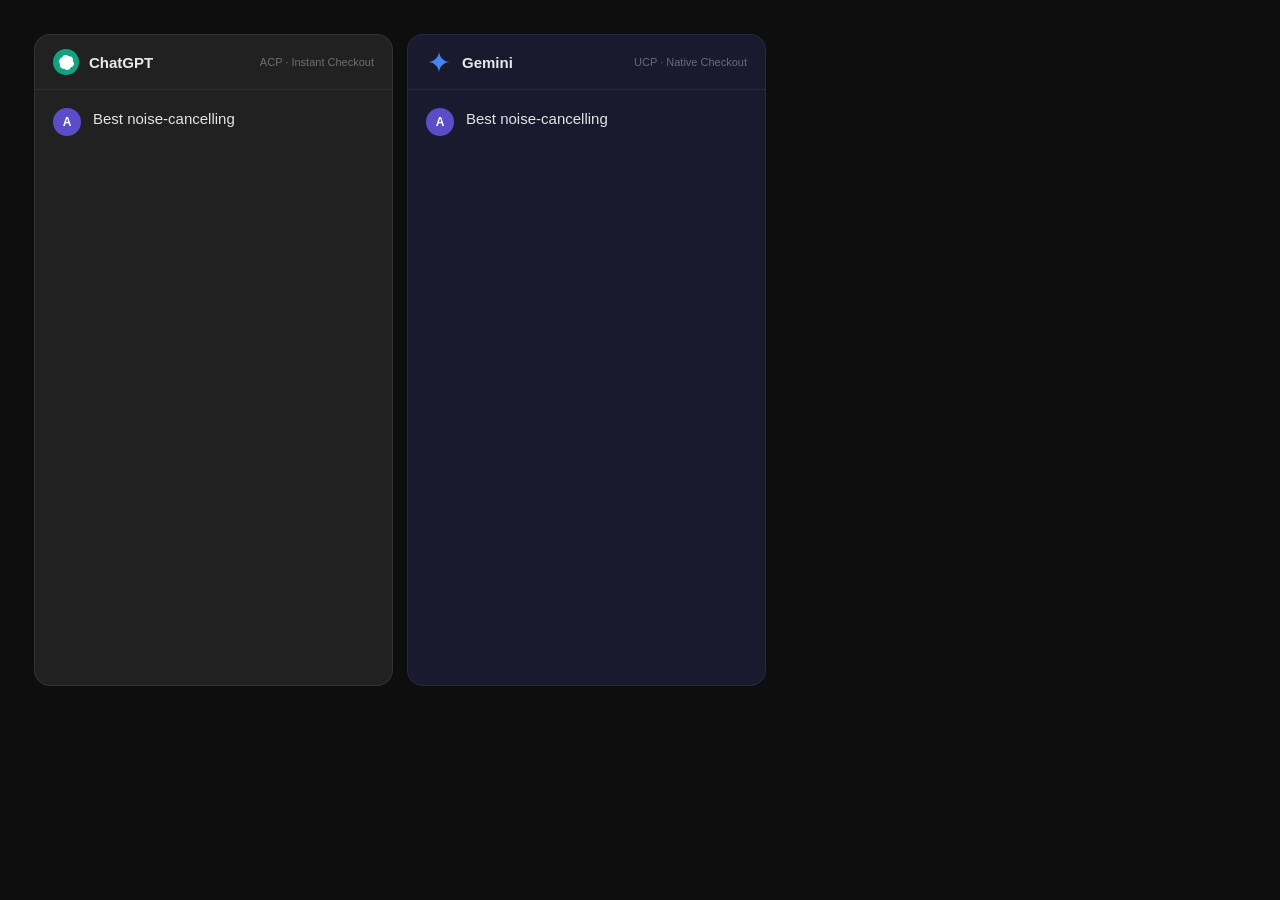
<file: assets/gif-source/gif-listings.html>
<!DOCTYPE html>
<html lang="en">
<head>
<meta charset="UTF-8" />
<meta name="viewport" content="width=device-width, initial-scale=1.0" />
<title>Zhara Listings GIF — ACP + UCP</title>
<style>
  * { box-sizing: border-box; margin: 0; padding: 0; }

  body {
    width: 800px;
    height: 720px;
    overflow: hidden;
    font-family: -apple-system, BlinkMacSystemFont, 'Segoe UI', sans-serif;
    -webkit-font-smoothing: antialiased;
    background: #0e0e0e;
    display: flex;
    align-items: center;
    justify-content: center;
  }

  .stage {
    width: 760px;
    height: 680px;
    display: flex;
    gap: 14px;
    padding: 14px;
    position: relative;
  }

  /* ── Zhara badge ── */
  .zhara-badge {
    position: absolute;
    top: 0;
    left: 50%;
    transform: translateX(-50%) translateY(-4px);
    z-index: 100;
    display: flex;
    align-items: center;
    gap: 8px;
    background: linear-gradient(135deg, #1a1816, #2c2823);
    border: 1px solid rgba(232,101,10,0.35);
    border-radius: 22px;
    padding: 8px 18px 8px 12px;
    opacity: 0;
    transition: opacity 0.6s ease;
  }
  .zhara-badge.show { opacity: 1; }
  .zhara-badge .zh-icon { width: 20px; height: 20px; display: flex; align-items: center; justify-content: center; }
  .zhara-badge .zh-icon svg { width: 18px; height: 18px; }
  .zhara-badge span.zh-text {
    font-size: 13px;
    font-weight: 700;
    letter-spacing: 0.12em;
    text-transform: uppercase;
    color: #E8650A;
  }

  /* ── Connector ── */
  .connector {
    position: absolute;
    top: 50%;
    left: 50%;
    transform: translate(-50%, -50%);
    width: 1px;
    height: 0;
    background: linear-gradient(to bottom, transparent, rgba(232,101,10,0.5), transparent);
    transition: height 0.8s ease;
    z-index: 50;
  }
  .connector.show { height: 200px; }

  /* ── Panel ── */
  .panel {
    flex: 1;
    border-radius: 16px;
    overflow: hidden;
    display: flex;
    flex-direction: column;
    position: relative;
  }

  /* ── Protocol label ── */
  .protocol-label {
    position: absolute;
    bottom: 12px;
    left: 50%;
    transform: translateX(-50%);
    font-size: 10.5px;
    font-weight: 700;
    letter-spacing: 0.12em;
    text-transform: uppercase;
    padding: 4px 12px;
    border-radius: 10px;
    opacity: 0;
    transition: opacity 0.5s ease;
    z-index: 10;
    white-space: nowrap;
  }
  .protocol-label.show { opacity: 1; }

  /* ═══════════════════════════════════════
     ChatGPT Panel (Left)
     ═══════════════════════════════════════ */
  .chatgpt {
    background: #212121;
    border: 1px solid rgba(255,255,255,0.08);
  }
  .chatgpt .protocol-label {
    background: rgba(16,163,127,0.15);
    color: #10a37f;
    border: 1px solid rgba(16,163,127,0.25);
  }

  .topbar {
    display: flex;
    align-items: center;
    padding: 14px 18px;
    border-bottom: 1px solid rgba(255,255,255,0.07);
    gap: 10px;
  }
  .topbar .logo {
    width: 26px; height: 26px;
    border-radius: 50%;
    display: flex; align-items: center; justify-content: center;
    flex-shrink: 0;
  }
  .topbar .logo svg { color: white; }
  .topbar .logo.gpt { background: #10a37f; }
  .topbar .logo.gpt svg { width: 15px; height: 15px; }
  .topbar .logo.gem { background: transparent; }
  .topbar .logo.gem svg { width: 22px; height: 22px; }
  .topbar .title {
    font-size: 15px;
    font-weight: 600;
    color: rgba(255,255,255,0.9);
  }
  .topbar .subtitle {
    font-size: 11px;
    color: rgba(255,255,255,0.35);
    margin-left: auto;
    white-space: nowrap;
  }

  /* ── Chat area ── */
  .chat {
    flex: 1;
    padding: 18px;
    display: flex;
    flex-direction: column;
    gap: 16px;
    overflow: hidden;
  }

  .msg {
    display: flex;
    gap: 12px;
    align-items: flex-start;
    opacity: 0;
    transform: translateY(10px);
    transition: opacity 0.4s ease, transform 0.4s ease;
  }
  .msg.show { opacity: 1; transform: none; }

  .avatar {
    width: 28px; height: 28px;
    border-radius: 50%;
    flex-shrink: 0;
    display: flex; align-items: center; justify-content: center;
    font-size: 12px; font-weight: 700;
  }
  .avatar.user { background: #5b4dc7; color: white; }
  .avatar.ai-gpt { background: #10a37f; color: white; }
  .avatar.ai-gpt svg { width: 15px; height: 15px; }
  .avatar.ai-gem { background: transparent; }
  .avatar.ai-gem svg { width: 22px; height: 22px; }

  .bubble {
    font-size: 15px;
    line-height: 1.5;
    color: rgba(255,255,255,0.88);
    max-width: 100%;
  }

  /* ── Typing indicator ── */
  .typing-dots {
    display: flex; gap: 5px; padding: 8px 0;
  }
  .typing-dots span {
    width: 7px; height: 7px;
    background: rgba(255,255,255,0.3);
    border-radius: 50%;
    animation: dotPulse 1.2s ease infinite;
  }
  .typing-dots span:nth-child(2) { animation-delay: 0.15s; }
  .typing-dots span:nth-child(3) { animation-delay: 0.3s; }
  @keyframes dotPulse {
    0%, 80%, 100% { opacity: 0.3; transform: scale(0.8); }
    40% { opacity: 1; transform: scale(1); }
  }

  /* Gemini typing */
  .gem-typing span:nth-child(1) { background: #4285f4; }
  .gem-typing span:nth-child(2) { background: #ea4335; animation-delay: 0.2s; }
  .gem-typing span:nth-child(3) { background: #fbbc04; animation-delay: 0.4s; }

  /* ── Powered pill ── */
  .powered {
    display: inline-flex;
    align-items: center;
    gap: 6px;
    font-size: 11px;
    font-weight: 700;
    letter-spacing: 0.06em;
    text-transform: uppercase;
    color: rgba(255,255,255,0.4);
    padding: 4px 10px;
    border: 1px solid rgba(255,255,255,0.1);
    border-radius: 99px;
    margin-bottom: 8px;
    width: max-content;
  }
  .powered .dot { width: 6px; height: 6px; border-radius: 50%; background: #E8650A; }

  /* ── Response text ── */
  .resp-text {
    font-size: 14px;
    color: rgba(255,255,255,0.6);
    margin-bottom: 8px;
  }

  /* ── Product cards ── */
  .products { display: flex; flex-direction: column; gap: 8px; }
  .product {
    display: flex;
    align-items: center;
    gap: 12px;
    padding: 10px 12px;
    background: rgba(255,255,255,0.05);
    border: 1px solid rgba(255,255,255,0.08);
    border-radius: 12px;
    opacity: 0;
    transform: translateY(8px);
    transition: opacity 0.35s ease, transform 0.35s ease;
  }
  .product.show { opacity: 1; transform: none; }

  .product .p-icon {
    font-size: 22px;
    width: 38px; height: 38px;
    background: rgba(255,255,255,0.06);
    border-radius: 10px;
    display: flex; align-items: center; justify-content: center;
    flex-shrink: 0;
  }
  .product .p-info { flex: 1; min-width: 0; }
  .product .p-name {
    font-size: 14px;
    font-weight: 600;
    color: rgba(255,255,255,0.9);
    white-space: nowrap;
    overflow: hidden;
    text-overflow: ellipsis;
  }
  .product .p-meta {
    font-size: 12px;
    color: rgba(255,255,255,0.4);
    margin-top: 2px;
  }
  .product .p-buy {
    font-size: 12px;
    font-weight: 700;
    color: white;
    border: none;
    border-radius: 8px;
    padding: 7px 14px;
    white-space: nowrap;
    cursor: default;
    transition: background 0.3s ease, box-shadow 0.3s ease;
  }
  .product .p-buy.gpt-btn { background: #10a37f; }
  .product .p-buy.gem-btn { background: #4285f4; }
  .product .p-buy.pulse {
    background: #E8650A !important;
    box-shadow: 0 0 14px rgba(232,101,10,0.4);
  }

  /* ── Checkout overlay ── */
  .checkout {
    position: absolute;
    bottom: 34px;
    left: 14px;
    right: 14px;
    border-radius: 14px;
    padding: 16px;
    opacity: 0;
    transform: translateY(20px);
    transition: opacity 0.5s ease, transform 0.5s ease;
    z-index: 5;
  }
  .checkout.show { opacity: 1; transform: none; }
  .checkout.gpt-co {
    background: #2b2b2b;
    border: 1px solid rgba(255,255,255,0.12);
  }
  .checkout.gem-co {
    background: #232340;
    border: 1px solid rgba(66,133,244,0.2);
  }

  .co-header {
    display: flex; align-items: center; gap: 8px;
    margin-bottom: 12px;
  }
  .co-badge {
    font-size: 10.5px;
    font-weight: 700;
    padding: 3px 10px;
    border-radius: 5px;
    letter-spacing: 0.06em;
  }
  .co-badge.stripe { color: #635bff; background: rgba(99,91,255,0.12); }
  .co-badge.gpay { color: #4285f4; background: rgba(66,133,244,0.12); }
  .co-title {
    font-size: 13px;
    font-weight: 500;
    color: rgba(255,255,255,0.7);
  }

  .co-item {
    display: flex;
    align-items: center;
    justify-content: space-between;
    padding: 10px 0;
    border-bottom: 1px solid rgba(255,255,255,0.06);
  }
  .co-item-name {
    font-size: 13px;
    color: rgba(255,255,255,0.8);
    font-weight: 500;
  }
  .co-item-price {
    font-size: 15px;
    color: white;
    font-weight: 700;
  }

  .co-total {
    display: flex; justify-content: space-between;
    padding-top: 10px;
  }
  .co-total span:first-child {
    font-size: 11px;
    color: rgba(255,255,255,0.5);
    text-transform: uppercase;
    letter-spacing: 0.08em;
    font-weight: 600;
  }
  .co-total span:last-child {
    font-size: 16px;
    color: white;
    font-weight: 700;
  }

  .co-btn {
    width: 100%;
    margin-top: 12px;
    padding: 11px;
    background: #E8650A;
    color: white;
    border: none;
    border-radius: 10px;
    font-size: 13.5px;
    font-weight: 700;
    cursor: default;
    display: flex; align-items: center; justify-content: center; gap: 6px;
  }

  /* ═══════════════════════════════════════
     Gemini Panel (Right)
     ═══════════════════════════════════════ */
  .gemini {
    background: #1a1a2e;
    border: 1px solid rgba(138,133,255,0.12);
  }
  .gemini .protocol-label {
    background: rgba(66,133,244,0.12);
    color: #4285f4;
    border: 1px solid rgba(66,133,244,0.2);
  }
</style>
</head>
<body>
<div class="stage">
  <!-- Zhara Badge -->
  <div class="zhara-badge" id="zharaBadge">
    <div class="zh-icon">
      <svg viewBox="0 0 100 100" fill="none"><path d="M30 75L50 25L70 75" stroke="#E8650A" stroke-width="8" stroke-linecap="round" stroke-linejoin="round"/><circle cx="50" cy="20" r="5" fill="#E8650A"/></svg>
    </div>
    <span class="zh-text">Powered by Zhara</span>
  </div>

  <!-- Connector -->
  <div class="connector" id="connector"></div>

  <!-- ═══ ChatGPT Panel ═══ -->
  <div class="panel chatgpt">
    <div class="topbar">
      <div class="logo gpt">
        <svg viewBox="0 0 24 24" fill="white"><path d="M22.28 9.82a5.98 5.98 0 0 0-.52-4.91 6.05 6.05 0 0 0-6.51-2.9A6.07 6.07 0 0 0 4.98 4.18a5.98 5.98 0 0 0-4 2.9 6.05 6.05 0 0 0 .74 7.1 5.98 5.98 0 0 0 .51 4.91 6.05 6.05 0 0 0 6.51 2.9A5.98 5.98 0 0 0 13.26 24a6.06 6.06 0 0 0 5.77-4.21 5.99 5.99 0 0 0 4-2.9 6.06 6.06 0 0 0-.75-7.07z"/></svg>
      </div>
      <span class="title">ChatGPT</span>
      <span class="subtitle">ACP · Instant Checkout</span>
    </div>
    <div class="chat">
      <div class="msg" id="gptUser">
        <div class="avatar user">A</div>
        <div class="bubble" id="gptUserText"></div>
      </div>
      <div class="msg" id="gptTyping" style="display:none">
        <div class="avatar ai-gpt"><svg viewBox="0 0 24 24" fill="white"><path d="M22.28 9.82a5.98 5.98 0 0 0-.52-4.91 6.05 6.05 0 0 0-6.51-2.9A6.07 6.07 0 0 0 4.98 4.18a5.98 5.98 0 0 0-4 2.9 6.05 6.05 0 0 0 .74 7.1 5.98 5.98 0 0 0 .51 4.91 6.05 6.05 0 0 0 6.51 2.9A5.98 5.98 0 0 0 13.26 24a6.06 6.06 0 0 0 5.77-4.21 5.99 5.99 0 0 0 4-2.9 6.06 6.06 0 0 0-.75-7.07z"/></svg></div>
        <div class="bubble"><div class="typing-dots"><span></span><span></span><span></span></div></div>
      </div>
      <div class="msg" id="gptResponse" style="display:none">
        <div class="avatar ai-gpt"><svg viewBox="0 0 24 24" fill="white"><path d="M22.28 9.82a5.98 5.98 0 0 0-.52-4.91 6.05 6.05 0 0 0-6.51-2.9A6.07 6.07 0 0 0 4.98 4.18a5.98 5.98 0 0 0-4 2.9 6.05 6.05 0 0 0 .74 7.1 5.98 5.98 0 0 0 .51 4.91 6.05 6.05 0 0 0 6.51 2.9A5.98 5.98 0 0 0 13.26 24a6.06 6.06 0 0 0 5.77-4.21 5.99 5.99 0 0 0 4-2.9 6.06 6.06 0 0 0-.75-7.07z"/></svg></div>
        <div class="bubble">
          <div class="powered"><span class="dot"></span> Powered by Zhara</div>
          <p class="resp-text" id="gptRespText"></p>
          <div class="products">
            <div class="product" id="gptP1">
              <div class="p-icon">🎧</div>
              <div class="p-info">
                <div class="p-name">Sony WH-1000XM5</div>
                <div class="p-meta">★ 4.6 · 30hr · Best ANC</div>
              </div>
              <button class="p-buy gpt-btn" id="gptBuy1">Buy · $299</button>
            </div>
            <div class="product" id="gptP2">
              <div class="p-icon">🎧</div>
              <div class="p-info">
                <div class="p-name">Bose QC Ultra</div>
                <div class="p-meta">★ 4.5 · 24hr · Spatial</div>
              </div>
              <button class="p-buy gpt-btn">Buy · $279</button>
            </div>
            <div class="product" id="gptP3">
              <div class="p-icon">🎧</div>
              <div class="p-info">
                <div class="p-name">Sennheiser Momentum 4</div>
                <div class="p-meta">★ 4.4 · 60hr · Audiophile</div>
              </div>
              <button class="p-buy gpt-btn">Buy · $249</button>
            </div>
          </div>
        </div>
      </div>
    </div>
    <div class="checkout gpt-co" id="gptCheckout">
      <div class="co-header">
        <span class="co-badge stripe">STRIPE</span>
        <span class="co-title">Instant Checkout</span>
      </div>
      <div class="co-item">
        <span class="co-item-name">Sony WH-1000XM5</span>
        <span class="co-item-price">$299.00</span>
      </div>
      <div class="co-total"><span>Total</span><span>$299.00</span></div>
      <button class="co-btn">🔒 Pay with Stripe</button>
    </div>
    <div class="protocol-label" id="gptLabel">Agentic Commerce Protocol</div>
  </div>

  <!-- ═══ Gemini Panel ═══ -->
  <div class="panel gemini">
    <div class="topbar">
      <div class="logo gem">
        <svg viewBox="0 0 24 24" fill="none">
          <path d="M12 0C12 6.627 17.373 12 24 12C17.373 12 12 17.373 12 24C12 17.373 6.627 12 0 12C6.627 12 12 6.627 12 0Z" fill="url(#gG)"/>
          <defs><linearGradient id="gG" x1="0" y1="0" x2="24" y2="24"><stop offset="0%" stop-color="#4285f4"/><stop offset="50%" stop-color="#9b72cb"/><stop offset="100%" stop-color="#d96570"/></linearGradient></defs>
        </svg>
      </div>
      <span class="title">Gemini</span>
      <span class="subtitle">UCP · Native Checkout</span>
    </div>
    <div class="chat">
      <div class="msg" id="gemUser">
        <div class="avatar user">A</div>
        <div class="bubble" id="gemUserText"></div>
      </div>
      <div class="msg" id="gemTyping" style="display:none">
        <div class="avatar ai-gem">
          <svg viewBox="0 0 24 24" fill="none"><path d="M12 0C12 6.627 17.373 12 24 12C17.373 12 12 17.373 12 24C12 17.373 6.627 12 0 12C6.627 12 12 6.627 12 0Z" fill="url(#gG2)"/><defs><linearGradient id="gG2" x1="0" y1="0" x2="24" y2="24"><stop offset="0%" stop-color="#4285f4"/><stop offset="50%" stop-color="#9b72cb"/><stop offset="100%" stop-color="#d96570"/></linearGradient></defs></svg>
        </div>
        <div class="bubble"><div class="typing-dots gem-typing"><span></span><span></span><span></span></div></div>
      </div>
      <div class="msg" id="gemResponse" style="display:none">
        <div class="avatar ai-gem">
          <svg viewBox="0 0 24 24" fill="none"><path d="M12 0C12 6.627 17.373 12 24 12C17.373 12 12 17.373 12 24C12 17.373 6.627 12 0 12C6.627 12 12 6.627 12 0Z" fill="url(#gG3)"/><defs><linearGradient id="gG3" x1="0" y1="0" x2="24" y2="24"><stop offset="0%" stop-color="#4285f4"/><stop offset="50%" stop-color="#9b72cb"/><stop offset="100%" stop-color="#d96570"/></linearGradient></defs></svg>
        </div>
        <div class="bubble">
          <div class="powered"><span class="dot"></span> Powered by Zhara</div>
          <p class="resp-text" id="gemRespText"></p>
          <div class="products">
            <div class="product" id="gemP1">
              <div class="p-icon">🎧</div>
              <div class="p-info">
                <div class="p-name">Sony WH-1000XM5</div>
                <div class="p-meta">★ 4.6 · 30hr · Best ANC</div>
              </div>
              <button class="p-buy gem-btn" id="gemBuy1">Buy · $299</button>
            </div>
            <div class="product" id="gemP2">
              <div class="p-icon">🎧</div>
              <div class="p-info">
                <div class="p-name">Bose QC Ultra</div>
                <div class="p-meta">★ 4.5 · 24hr · Spatial</div>
              </div>
              <button class="p-buy gem-btn">Buy · $279</button>
            </div>
            <div class="product" id="gemP3">
              <div class="p-icon">🎧</div>
              <div class="p-info">
                <div class="p-name">Sennheiser Momentum 4</div>
                <div class="p-meta">★ 4.4 · 60hr · Audiophile</div>
              </div>
              <button class="p-buy gem-btn">Buy · $249</button>
            </div>
          </div>
        </div>
      </div>
    </div>
    <div class="checkout gem-co" id="gemCheckout">
      <div class="co-header">
        <span class="co-badge gpay"><span style="font-weight:800;color:#4285f4">G</span><span style="font-size:10px;color:rgba(255,255,255,0.6)">Pay</span></span>
        <span class="co-title">Review your order</span>
      </div>
      <div class="co-item">
        <span class="co-item-name">Sony WH-1000XM5</span>
        <span class="co-item-price">$299.00</span>
      </div>
      <div class="co-total"><span>Total</span><span>$299.00</span></div>
      <button class="co-btn">🔒 Pay with Google Pay</button>
    </div>
    <div class="protocol-label" id="gemLabel">Universal Commerce Protocol</div>
  </div>
</div>

<script>
  const QUERY = "Best noise-cancelling headphones under $300?";
  const GPT_RESP = "Top picks based on expert reviews:";
  const GEM_RESP = "Here are the best options for you:";

  let _timers = [];
  let _intervals = [];

  function typeText(el, text, speed, cb) {
    let i = 0;
    const interval = setInterval(() => {
      el.textContent = text.slice(0, ++i);
      if (i >= text.length) { clearInterval(interval); if (cb) cb(); }
    }, speed);
    _intervals.push(interval);
  }

  function run() {
    _timers.push(setTimeout(() => {
      document.getElementById('gptUser').classList.add('show');
      document.getElementById('gemUser').classList.add('show');
      typeText(document.getElementById('gptUserText'), QUERY, 35);
      typeText(document.getElementById('gemUserText'), QUERY, 35);
    }, 300));

    _timers.push(setTimeout(() => {
      document.getElementById('gptTyping').style.display = '';
      document.getElementById('gptTyping').classList.add('show');
      document.getElementById('gemTyping').style.display = '';
      document.getElementById('gemTyping').classList.add('show');
    }, 2000));

    _timers.push(setTimeout(() => {
      document.getElementById('gptTyping').style.display = 'none';
      document.getElementById('gemTyping').style.display = 'none';
      document.getElementById('gptResponse').style.display = '';
      document.getElementById('gptResponse').classList.add('show');
      document.getElementById('gemResponse').style.display = '';
      document.getElementById('gemResponse').classList.add('show');
      typeText(document.getElementById('gptRespText'), GPT_RESP, 25);
      typeText(document.getElementById('gemRespText'), GEM_RESP, 25);
    }, 3200));

    _timers.push(setTimeout(() => { document.getElementById('gptP1').classList.add('show'); document.getElementById('gemP1').classList.add('show'); }, 4000));
    _timers.push(setTimeout(() => { document.getElementById('gptP2').classList.add('show'); document.getElementById('gemP2').classList.add('show'); }, 4250));
    _timers.push(setTimeout(() => { document.getElementById('gptP3').classList.add('show'); document.getElementById('gemP3').classList.add('show'); }, 4500));

    _timers.push(setTimeout(() => {
      document.getElementById('gptBuy1').classList.add('pulse');
      document.getElementById('gemBuy1').classList.add('pulse');
    }, 5200));

    _timers.push(setTimeout(() => {
      document.getElementById('gptCheckout').classList.add('show');
      document.getElementById('gemCheckout').classList.add('show');
    }, 6000));

    _timers.push(setTimeout(() => {
      document.getElementById('gptLabel').classList.add('show');
      document.getElementById('gemLabel').classList.add('show');
    }, 6500));

    _timers.push(setTimeout(() => {
      document.getElementById('zharaBadge').classList.add('show');
      document.getElementById('connector').classList.add('show');
    }, 7000));

    if (!window.__captureMode) {
      _timers.push(setTimeout(() => { reset(); run(); }, 10000));
    }
  }

  function reset() {
    _timers.forEach(t => clearTimeout(t)); _timers = [];
    _intervals.forEach(i => clearInterval(i)); _intervals = [];
    document.querySelectorAll('.show').forEach(el => el.classList.remove('show'));
    document.querySelectorAll('.pulse').forEach(el => el.classList.remove('pulse'));
    ['gptTyping','gemTyping','gptResponse','gemResponse'].forEach(id => {
      document.getElementById(id).style.display = 'none';
    });
    ['gptUserText','gemUserText','gptRespText','gemRespText'].forEach(id => {
      document.getElementById(id).textContent = '';
    });
  }

  window.reset = reset;
  window.run = run;
  if (!window.__captureMode) run();
</script>
</body>
</html>
</file>
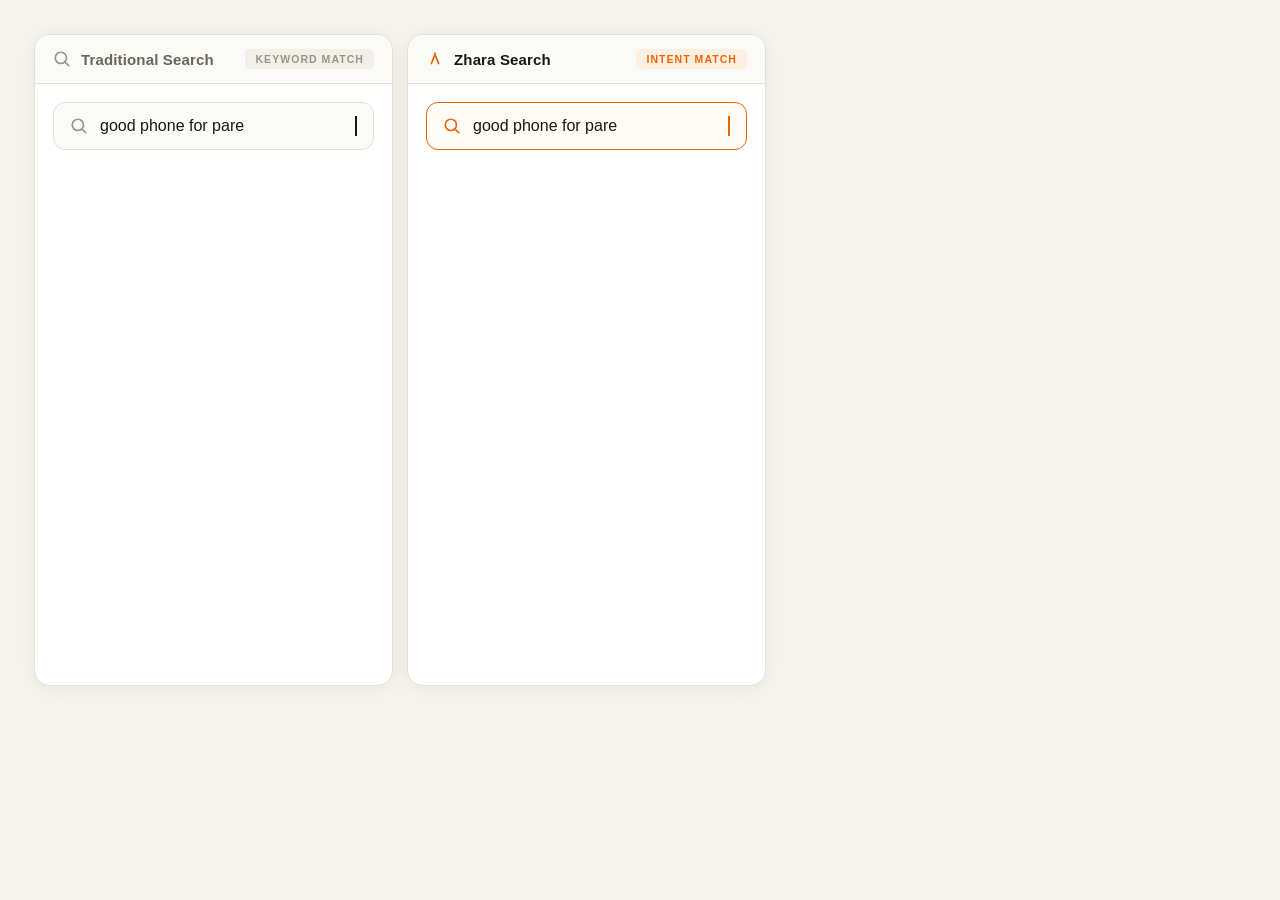
<file: assets/gif-source/gif-search.html>
<!DOCTYPE html>
<html lang="en">
<head>
<meta charset="UTF-8" />
<meta name="viewport" content="width=device-width, initial-scale=1.0" />
<title>Zhara Search GIF — Keyword vs Intent</title>
<style>
  * { box-sizing: border-box; margin: 0; padding: 0; }

  body {
    width: 800px;
    height: 720px;
    overflow: hidden;
    font-family: -apple-system, BlinkMacSystemFont, 'Segoe UI', sans-serif;
    -webkit-font-smoothing: antialiased;
    background: #F5F3EE;
    display: flex;
    align-items: center;
    justify-content: center;
  }

  .stage {
    width: 760px;
    height: 680px;
    display: flex;
    gap: 14px;
    padding: 14px;
    position: relative;
  }

  /* ── Zhara badge ── */
  .zhara-badge {
    position: absolute;
    top: 0;
    left: 50%;
    transform: translateX(-50%) translateY(-4px);
    z-index: 100;
    display: flex;
    align-items: center;
    gap: 8px;
    background: linear-gradient(135deg, #1a1816, #2c2823);
    border: 1px solid rgba(232,101,10,0.35);
    border-radius: 22px;
    padding: 8px 18px 8px 12px;
    opacity: 0;
    transition: opacity 0.6s ease;
  }
  .zhara-badge.show { opacity: 1; }
  .zhara-badge .zh-icon { width: 20px; height: 20px; display: flex; align-items: center; justify-content: center; }
  .zhara-badge .zh-icon svg { width: 18px; height: 18px; }
  .zhara-badge span.zh-text {
    font-size: 13px;
    font-weight: 700;
    letter-spacing: 0.12em;
    text-transform: uppercase;
    color: #E8650A;
  }

  /* ── VS divider ── */
  .vs-divider {
    position: absolute;
    top: 50%;
    left: 50%;
    transform: translate(-50%, -50%);
    z-index: 50;
    width: 42px; height: 42px;
    border-radius: 50%;
    background: #1A1816;
    color: white;
    display: flex; align-items: center; justify-content: center;
    font-size: 13px; font-weight: 700; letter-spacing: 0.04em;
    opacity: 0;
    transition: opacity 0.5s ease;
    box-shadow: 0 2px 12px rgba(0,0,0,0.25);
  }
  .vs-divider.show { opacity: 1; }

  /* ── Panel ── */
  .panel {
    flex: 1;
    border-radius: 16px;
    overflow: hidden;
    display: flex;
    flex-direction: column;
    position: relative;
    background: #FFFFFF;
    border: 1px solid #E5E0D6;
    box-shadow: 0 2px 20px rgba(0,0,0,0.06);
  }

  /* ── Topbar (shared) ── */
  .topbar {
    display: flex;
    align-items: center;
    padding: 14px 18px;
    border-bottom: 1px solid #E5E0D6;
    gap: 10px;
    background: #FAFAF8;
  }
  .topbar .t-label {
    font-size: 15px;
    font-weight: 600;
    color: #1A1816;
    letter-spacing: 0.01em;
  }
  .topbar .t-tag {
    margin-left: auto;
    font-size: 10.5px;
    font-weight: 700;
    letter-spacing: 0.1em;
    text-transform: uppercase;
    padding: 4px 10px;
    border-radius: 5px;
  }
  .topbar .t-tag.keyword { color: #9A9387; background: #F2EFE8; }
  .topbar .t-tag.intent  { color: #E8650A; background: #FFEFE0; }
  .topbar .t-label.muted { color: #6B645B; }

  /* ── Body ── */
  .body {
    flex: 1;
    padding: 18px;
    display: flex;
    flex-direction: column;
    gap: 14px;
    overflow: hidden;
  }

  /* ── Search bar ── */
  .search-bar {
    display: flex;
    align-items: center;
    gap: 12px;
    padding: 13px 16px;
    border: 1.5px solid #E5E0D6;
    border-radius: 12px;
    background: #FAFAF8;
  }
  .search-bar.accent { border-color: #E8650A; background: #FFFCF8; }
  .search-bar .s-icon { color: #9A9387; flex-shrink: 0; }
  .search-bar.accent .s-icon { color: #E8650A; }
  .search-bar .s-text {
    flex: 1;
    font-size: 16px;
    color: #1A1816;
    font-weight: 400;
  }
  .search-bar .s-cursor {
    width: 2px; height: 20px;
    background: #1A1816;
    animation: blink 1s steps(1) infinite;
  }
  .search-bar.accent .s-cursor { background: #E8650A; }
  @keyframes blink { 50% { opacity: 0; } }

  /* ── Meta ── */
  .meta {
    font-size: 13.5px;
    color: #9A9387;
    padding: 0 2px;
    opacity: 0;
    transition: opacity 0.3s ease;
  }
  .meta.show { opacity: 1; }
  .meta strong { color: #6B645B; font-weight: 600; }

  /* ── Intent row ── */
  .intent-row {
    display: flex;
    flex-wrap: wrap;
    gap: 8px;
    align-items: center;
    opacity: 0;
    transition: opacity 0.4s ease;
  }
  .intent-row.show { opacity: 1; }
  .intent-label {
    font-size: 13px;
    color: #9A9387;
    font-weight: 500;
  }
  .intent-label strong { color: #E8650A; font-weight: 700; }
  .intent-tag {
    font-size: 13px;
    font-weight: 600;
    padding: 5px 12px;
    border-radius: 99px;
    background: #FFEFE0;
    color: #C0500A;
    opacity: 0;
    transform: scale(0.85);
    transition: opacity 0.3s ease, transform 0.3s ease;
  }
  .intent-tag.show { opacity: 1; transform: scale(1); }

  /* ── Results ── */
  .results { display: flex; flex-direction: column; gap: 8px; }

  .row {
    display: flex;
    align-items: center;
    gap: 12px;
    padding: 12px 14px;
    border: 1.5px solid #E5E0D6;
    border-radius: 12px;
    background: #FAFAF8;
    opacity: 0;
    transform: translateY(10px);
    transition: opacity 0.35s ease, transform 0.35s ease;
  }
  .row.show { opacity: 1; transform: none; }
  .row.bad  { border-left: 4px solid #D9534F; }
  .row.good { border-left: 4px solid #2D7A4F; }

  .row .r-icon {
    font-size: 22px;
    width: 38px; height: 38px;
    background: #F2EFE8;
    border-radius: 10px;
    display: flex; align-items: center; justify-content: center;
    flex-shrink: 0;
  }
  .row .r-info { flex: 1; min-width: 0; }
  .row .r-name {
    font-size: 15px;
    font-weight: 600;
    color: #1A1816;
    white-space: nowrap;
    overflow: hidden;
    text-overflow: ellipsis;
  }
  .row .r-desc {
    font-size: 12.5px;
    color: #9A9387;
    margin-top: 2px;
  }
  .row .r-match {
    display: flex;
    gap: 4px;
    margin-top: 4px;
    flex-wrap: wrap;
  }
  .row .r-match span {
    font-size: 10.5px;
    font-weight: 600;
    padding: 2px 7px;
    border-radius: 4px;
    background: rgba(45,122,79,0.1);
    color: #2D7A4F;
  }
  .row .r-price {
    font-size: 15px;
    font-weight: 700;
    color: #1A1816;
    white-space: nowrap;
    text-align: right;
  }
  .row .r-price small {
    display: block;
    font-size: 12px;
    color: #E8650A;
    font-weight: 500;
  }
  .row .r-price-muted {
    font-size: 14px;
    font-weight: 600;
    color: #9A9387;
    white-space: nowrap;
  }

  /* ── Verdict labels ── */
  .verdict {
    display: inline-flex;
    align-items: center;
    gap: 6px;
    font-size: 13px;
    font-weight: 700;
    padding: 6px 14px;
    border-radius: 8px;
    margin-top: 4px;
    opacity: 0;
    transition: opacity 0.4s ease;
    width: max-content;
  }
  .verdict.show { opacity: 1; }
  .verdict svg { width: 15px; height: 15px; }
  .verdict.fail {
    color: #D9534F;
    background: rgba(217,83,79,0.08);
    border: 1px solid rgba(217,83,79,0.15);
  }
  .verdict.pass {
    color: #2D7A4F;
    background: rgba(45,122,79,0.08);
    border: 1px solid rgba(45,122,79,0.15);
  }
</style>
</head>
<body>
<div class="stage">
  <!-- Zhara Badge -->
  <div class="zhara-badge" id="zharaBadge">
    <div class="zh-icon">
      <svg viewBox="0 0 100 100" fill="none"><path d="M30 75L50 25L70 75" stroke="#E8650A" stroke-width="8" stroke-linecap="round" stroke-linejoin="round"/><circle cx="50" cy="20" r="5" fill="#E8650A"/></svg>
    </div>
    <span class="zh-text">Zhara Search</span>
  </div>

  <!-- VS Divider -->
  <div class="vs-divider" id="vsDivider">VS</div>

  <!-- ═══ Traditional Search (Left) ═══ -->
  <div class="panel">
    <div class="topbar">
      <svg width="18" height="18" viewBox="0 0 16 16" fill="none"><circle cx="7" cy="7" r="5" stroke="#9A9387" stroke-width="1.5"/><line x1="10.5" y1="10.5" x2="14" y2="14" stroke="#9A9387" stroke-width="1.5" stroke-linecap="round"/></svg>
      <span class="t-label muted">Traditional Search</span>
      <span class="t-tag keyword">Keyword Match</span>
    </div>
    <div class="body">
      <div class="search-bar">
        <svg class="s-icon" width="18" height="18" viewBox="0 0 16 16" fill="none"><circle cx="7" cy="7" r="5" stroke="currentColor" stroke-width="1.5"/><line x1="10.5" y1="10.5" x2="14" y2="14" stroke="currentColor" stroke-width="1.5" stroke-linecap="round"/></svg>
        <span class="s-text" id="tradQuery"></span>
        <span class="s-cursor"></span>
      </div>
      <div class="meta" id="tradMeta"><strong>1,247 results</strong> for "good phone for parents"</div>
      <div class="results">
        <div class="row bad" id="tradR1">
          <div class="r-icon">📱</div>
          <div class="r-info">
            <div class="r-name">Phone Case "Good Vibes"</div>
            <div class="r-desc">Silicone case · Fits iPhone 15</div>
          </div>
          <div class="r-price-muted">$14.99</div>
        </div>
        <div class="row bad" id="tradR2">
          <div class="r-icon">📖</div>
          <div class="r-info">
            <div class="r-name">Good Phone Habits for Parents</div>
            <div class="r-desc">Parenting guide · Paperback</div>
          </div>
          <div class="r-price-muted">$12.99</div>
        </div>
        <div class="row bad" id="tradR3">
          <div class="r-icon">🔌</div>
          <div class="r-info">
            <div class="r-name">Phone Stand for Parents' Desk</div>
            <div class="r-desc">Wooden desk mount · Adjustable</div>
          </div>
          <div class="r-price-muted">$24.99</div>
        </div>
      </div>
      <div class="verdict fail" id="tradVerdict">
        <svg viewBox="0 0 16 16" fill="none"><circle cx="8" cy="8" r="6.5" stroke="currentColor" stroke-width="1.5"/><path d="M5.5 10.5L10.5 5.5M5.5 5.5l5 5" stroke="currentColor" stroke-width="1.5" stroke-linecap="round"/></svg>
        0 of 3 match buyer intent
      </div>
    </div>
  </div>

  <!-- ═══ Zhara Search (Right) ═══ -->
  <div class="panel">
    <div class="topbar">
      <svg width="18" height="18" viewBox="0 0 100 100" fill="none"><path d="M30 75L50 25L70 75" stroke="#E8650A" stroke-width="10" stroke-linecap="round" stroke-linejoin="round"/><circle cx="50" cy="20" r="6" fill="#E8650A"/></svg>
      <span class="t-label">Zhara Search</span>
      <span class="t-tag intent">Intent Match</span>
    </div>
    <div class="body">
      <div class="search-bar accent">
        <svg class="s-icon" width="18" height="18" viewBox="0 0 16 16" fill="none"><circle cx="7" cy="7" r="5" stroke="currentColor" stroke-width="1.5"/><line x1="10.5" y1="10.5" x2="14" y2="14" stroke="currentColor" stroke-width="1.5" stroke-linecap="round"/></svg>
        <span class="s-text" id="zharaQuery"></span>
        <span class="s-cursor"></span>
      </div>

      <div class="intent-row" id="intentRow">
        <span class="intent-label"><strong>Intent:</strong></span>
        <span class="intent-tag" id="tag1">Large display</span>
        <span class="intent-tag" id="tag2">Simple UI</span>
        <span class="intent-tag" id="tag3">Long battery</span>
        <span class="intent-tag" id="tag4">Good camera</span>
      </div>

      <div class="results">
        <div class="row good" id="zharaR1">
          <div class="r-icon">📱</div>
          <div class="r-info">
            <div class="r-name">Samsung Galaxy A15</div>
            <div class="r-desc">6.5" · Simple Mode · 5,000 mAh</div>
            <div class="r-match">
              <span>Large display</span>
              <span>Simple UI</span>
              <span>Long battery</span>
            </div>
          </div>
          <div class="r-price">$139<small>★ 4.4</small></div>
        </div>
        <div class="row good" id="zharaR2">
          <div class="r-icon">📱</div>
          <div class="r-info">
            <div class="r-name">Redmi Note 13</div>
            <div class="r-desc">6.67" AMOLED · Easy mode · 108MP</div>
            <div class="r-match">
              <span>Large display</span>
              <span>Good camera</span>
              <span>Long battery</span>
            </div>
          </div>
          <div class="r-price">$179<small>★ 4.3</small></div>
        </div>
        <div class="row good" id="zharaR3">
          <div class="r-icon">📱</div>
          <div class="r-info">
            <div class="r-name">Motorola Moto G54</div>
            <div class="r-desc">6.5" IPS · Clean UI · 6,000 mAh</div>
            <div class="r-match">
              <span>Large display</span>
              <span>Simple UI</span>
              <span>Long battery</span>
            </div>
          </div>
          <div class="r-price">$149<small>★ 4.2</small></div>
        </div>
      </div>
      <div class="verdict pass" id="zharaVerdict">
        <svg viewBox="0 0 16 16" fill="none"><circle cx="8" cy="8" r="6.5" stroke="currentColor" stroke-width="1.5"/><path d="M5 8.2l2 2 4-4.4" stroke="currentColor" stroke-width="1.5" stroke-linecap="round" stroke-linejoin="round" fill="none"/></svg>
        3 of 3 match buyer intent
      </div>
    </div>
  </div>
</div>

<script>
  const QUERY = "good phone for parents";
  let _timers = [];
  let _intervals = [];

  function typeText(el, text, speed, cb) {
    let i = 0;
    const interval = setInterval(() => {
      el.textContent = text.slice(0, ++i);
      if (i >= text.length) { clearInterval(interval); if (cb) cb(); }
    }, speed);
    _intervals.push(interval);
  }

  function run() {
    _timers.push(setTimeout(() => {
      typeText(document.getElementById('tradQuery'), QUERY, 45);
      typeText(document.getElementById('zharaQuery'), QUERY, 45);
    }, 300));

    _timers.push(setTimeout(() => { document.getElementById('tradMeta').classList.add('show'); }, 1600));
    _timers.push(setTimeout(() => { document.getElementById('intentRow').classList.add('show'); }, 1800));

    _timers.push(setTimeout(() => { document.getElementById('tag1').classList.add('show'); }, 2000));
    _timers.push(setTimeout(() => { document.getElementById('tag2').classList.add('show'); }, 2200));
    _timers.push(setTimeout(() => { document.getElementById('tag3').classList.add('show'); }, 2400));
    _timers.push(setTimeout(() => { document.getElementById('tag4').classList.add('show'); }, 2600));

    _timers.push(setTimeout(() => { document.getElementById('tradR1').classList.add('show'); }, 2800));
    _timers.push(setTimeout(() => { document.getElementById('tradR2').classList.add('show'); }, 3100));
    _timers.push(setTimeout(() => { document.getElementById('tradR3').classList.add('show'); }, 3400));

    _timers.push(setTimeout(() => { document.getElementById('zharaR1').classList.add('show'); }, 3200));
    _timers.push(setTimeout(() => { document.getElementById('zharaR2').classList.add('show'); }, 3500));
    _timers.push(setTimeout(() => { document.getElementById('zharaR3').classList.add('show'); }, 3800));

    _timers.push(setTimeout(() => { document.getElementById('vsDivider').classList.add('show'); }, 4200));

    _timers.push(setTimeout(() => {
      document.getElementById('tradVerdict').classList.add('show');
      document.getElementById('zharaVerdict').classList.add('show');
    }, 4600));

    _timers.push(setTimeout(() => { document.getElementById('zharaBadge').classList.add('show'); }, 5200));

    if (!window.__captureMode) {
      _timers.push(setTimeout(() => { reset(); run(); }, 8500));
    }
  }

  function reset() {
    _timers.forEach(t => clearTimeout(t)); _timers = [];
    _intervals.forEach(i => clearInterval(i)); _intervals = [];
    document.querySelectorAll('.show').forEach(el => el.classList.remove('show'));
    ['tradQuery', 'zharaQuery'].forEach(id => { document.getElementById(id).textContent = ''; });
  }

  window.reset = reset;
  window.run = run;
  if (!window.__captureMode) run();
</script>
</body>
</html>
</file>
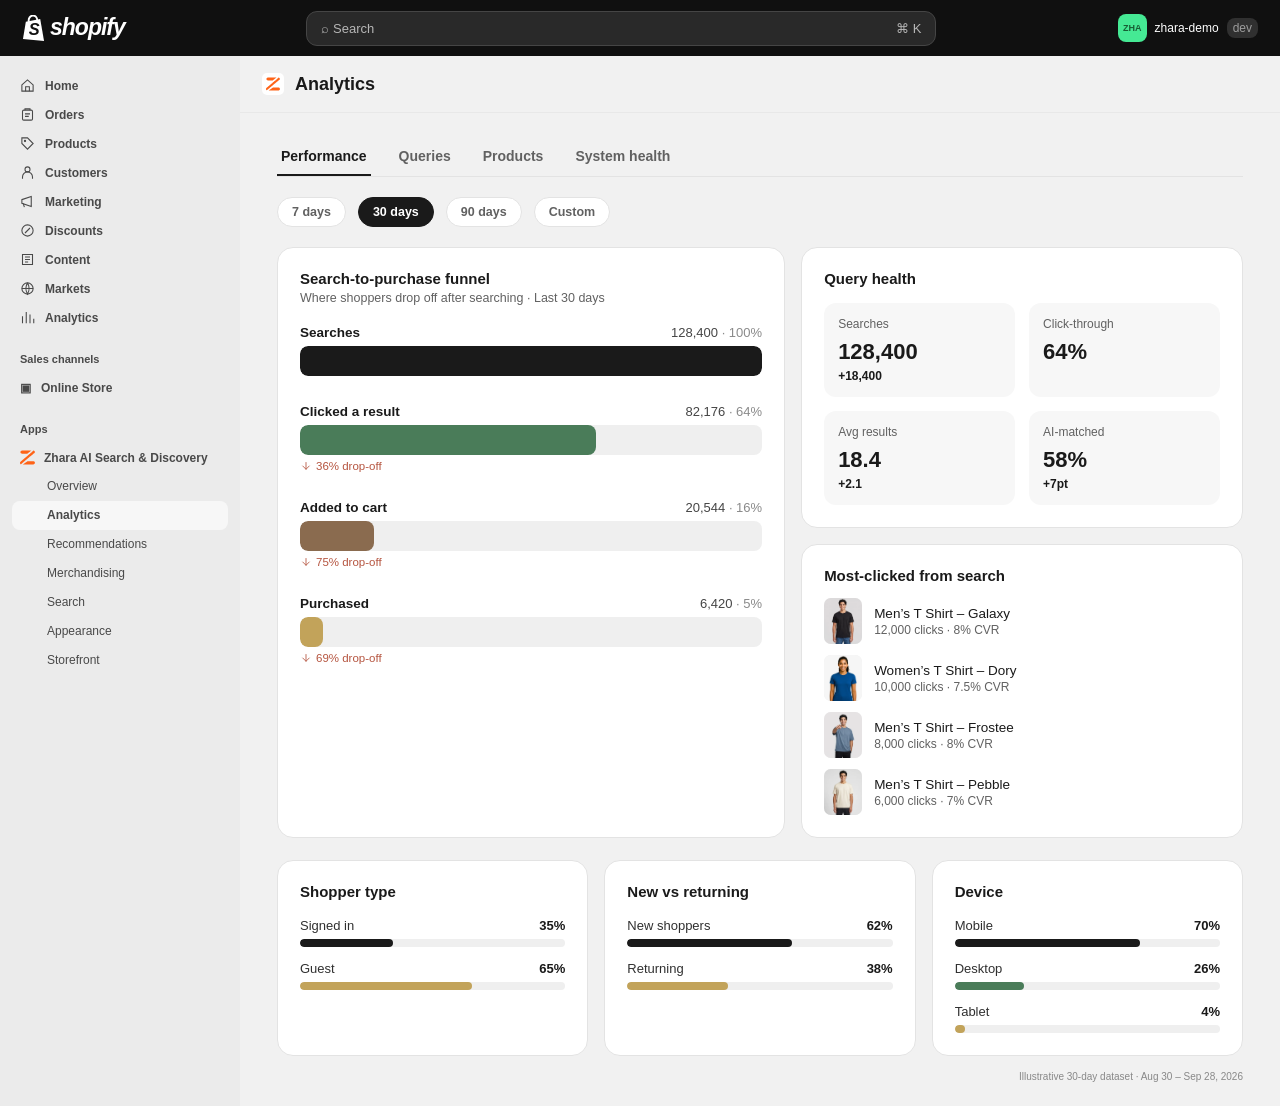
<file: assets/demo/source/analytics-illustrative.html>
<!doctype html><html lang="en"><head><meta charset="UTF-8"><meta name="viewport" content="width=device-width,initial-scale=1"><title>Zhara Analytics — illustrative data</title><style>
[hidden]{display:none!important}

.za{
  --ink:#1a1a1a;
  --dark:#303030;
  --body:#454545;
  --sub:#616161;
  --mut:#8a8a8a;
  --line:#e3e3e3;
  --hair:#efefef;
  --tile:#f7f7f7;
  --btn:#c9c9c9;
  --green:#4a7c59;
  --green-l:#7fae87;
  --red:#b5543f;
  --red-bg:#f7e9e4;
  --gold:#c2a35a;

  /* ---------------------------------------------------------------------
     Type. --font is the ONE place the face is declared: every rule below
     (and every inline style in dashboard.client.js) reads it through
     var(--font), including inside the font shorthand, so swapping the face
     is a one-line change here plus the font link in dashboard.page.js.
     Never hardcode a family again — a shorthand with a literal name also
     silently drops the fallback stack when the webfont fails to load.
     --------------------------------------------------------------------- */
  --font:'Geist','Inter',-apple-system,BlinkMacSystemFont,'Segoe UI',sans-serif;

  font-family:var(--font);
  -webkit-font-smoothing:antialiased;
  -moz-osx-font-smoothing:grayscale;
  color:var(--ink);
}
.za button,.za input,.za select,.za textarea{font-family:var(--font)}
/* border-box everywhere: a width:100% field with padding and a border is
   otherwise wider than its container and spills out of the card. */
.za,.za *,.za *::before,.za *::after{box-sizing:border-box}

/* ---- form controls ----------------------------------------------------- */
.za-input{width:100%;border:1px solid var(--btn);border-radius:10px;padding:10px 14px;font-size:13.5px;color:var(--ink);background:#fff}
.za-input::placeholder{color:var(--mut)}
.za-input:focus{outline:none;border-color:var(--ink);box-shadow:0 0 0 3px rgba(26,26,26,.09)}
/* The native colour input, made to look like a swatch: the UA draws a bordered
   wrapper with its own padding, which is what produced the chunky OS control. */
.za-swatch{width:34px;height:34px;padding:0;border:1px solid var(--btn);border-radius:9px;background:none;cursor:pointer;overflow:hidden}
.za-swatch::-webkit-color-swatch-wrapper{padding:0}
.za-swatch::-webkit-color-swatch{border:none;border-radius:8px}
.za-swatch::-moz-color-swatch{border:none;border-radius:8px}
.za-swatch:focus-visible{outline:none;border-color:var(--ink);box-shadow:0 0 0 3px rgba(26,26,26,.09)}
.za-hex{font-size:12.5px;color:var(--sub);font-variant-numeric:tabular-nums;letter-spacing:.02em}

/* Every number that sits in a column or updates in place uses tabular
   figures, so digits never jitter between renders or misalign down a table. */
.za-hero-n b,.za-hero-n i,.za-kpi-n b,.za-kpi-n i,.za-stat .za-v,.za-stat .za-d,
.za-dstat .za-v,.za-place-stats .za-v,.za-hcell .za-hv,.za-top .za-c,.za-legend-row .za-v,
.za-fn-v,.za-cell,.za-step span,.za-aud-p{font-variant-numeric:tabular-nums}

/* ---- icons -------------------------------------------------------------
   One wrapper sizes every icon. The SVGs carry stroke:currentColor and no
   dimensions of their own (see dashboard.icons.js), so an icon takes the
   colour of whatever it sits in and a size class is the only knob. */
.za-ic{display:inline-flex;align-items:center;justify-content:center;width:16px;height:16px;flex:0 0 auto}
.za-ic svg{display:block;width:100%;height:100%}
.za-ic.xs{width:12px;height:12px}
.za-ic.sm{width:14px;height:14px}
.za-ic.lg{width:18px;height:18px}
.za-ic.xl{width:20px;height:20px}
/* Buttons become flex rows so a leading icon centres on the label's optical
   middle instead of sitting on the text baseline. */
.za-btn,.za-btn-pill,.za-btn-dark,.za-link{display:inline-flex;align-items:center;justify-content:center;gap:7px}
.za-link .za-ic{margin-top:1px}

/* ---- icon tiles --------------------------------------------------------
   The tinted square behind an icon. Tones are shared by insight rows and
   placement cards so a strategy reads the same colour everywhere it appears. */
.za-tile{display:inline-flex;align-items:center;justify-content:center;border-radius:9px;flex:0 0 auto;width:28px;height:28px}
.za-tone-ink{background:#ececea;color:#303030}
.za-tone-gold{background:#efe7d4;color:#8a6b28}
.za-tone-green{background:#e4ece6;color:#3d6b52}
.za-tone-red{background:var(--red-bg);color:var(--red)}
.za-tone-brown{background:#efe7e0;color:#8a6b4f}

/* ---- shared card chrome ---- */
.za-card{background:#fff;border:1px solid var(--line);border-radius:16px;padding:22px;margin-bottom:22px}
.za-head{display:flex;align-items:center;justify-content:space-between;gap:12px;margin-bottom:14px}
.za-h3{margin:0;font:700 15px var(--font);color:var(--ink)}
.za-sub{margin:4px 0 0;font-size:12.5px;color:var(--sub)}
.za-pill{font:700 10px var(--font);letter-spacing:.12em;background:var(--ink);color:#fff;border-radius:6px;padding:4px 9px}
.za-link{border:none;background:transparent;cursor:pointer;font:600 12.5px var(--font);color:var(--sub)}
.za-link:hover{color:var(--ink)}
.za-btn{border:1px solid var(--btn);background:#fff;color:var(--ink);cursor:pointer;padding:6px 12px;border-radius:8px;font:600 11.5px var(--font)}
.za-btn:hover{background:var(--tile)}
.za-btn-pill{border:1px solid var(--btn);background:#fff;color:var(--ink);cursor:pointer;padding:7px 13px;border-radius:999px;font:600 12px var(--font)}
.za-btn-pill:hover{background:var(--ink);color:#fff}
.za-btn-pill:disabled{opacity:.55;cursor:default}

/* ---- hero: revenue attributed ---- */
.za-hero{background:#fff;border:1px solid var(--line);border-radius:12px;padding:22px 24px;margin-bottom:16px;display:flex;gap:34px;align-items:center;flex-wrap:wrap}
.za-hero-l{flex:0 0 auto}
.za-hero-r{flex:1;min-width:280px}
.za-hero-top{display:flex;align-items:center;gap:8px;margin-bottom:10px;flex-wrap:wrap}
.za-hero-top span:last-child{font-size:12px;color:var(--sub)}
.za-hero-n{display:flex;align-items:baseline;gap:12px}
.za-hero-n b{font-size:40px;font-weight:800;color:var(--ink);letter-spacing:-.02em}
.za-hero-n i{font-style:normal;font-size:14px;font-weight:700;color:var(--green-l)}
.za-hero-n i.down{color:var(--red)}
.za-hero-share{font-size:13px;color:var(--sub);margin-top:6px}
.za-stack{display:flex;height:14px;border-radius:999px;overflow:hidden;margin-bottom:14px;background:var(--line)}
.za-stack span{display:block;height:100%}
.za-legend{display:grid;grid-template-columns:1fr 1fr;gap:8px 22px}
.za-legend-row{display:flex;align-items:center;gap:9px}
.za-legend-row .za-l{flex:1;font-size:12.5px;color:var(--mut);white-space:nowrap;overflow:hidden;text-overflow:ellipsis}
.za-legend-row .za-v{font-size:12.5px;font-weight:700;color:var(--ink)}
.za-sq{width:9px;height:9px;border-radius:3px;flex:0 0 auto}

/* ---- KPI tiles ---- */
.za-kpis{display:grid;grid-template-columns:repeat(4,1fr);gap:16px;margin-bottom:22px}
.za-kpi{min-width:0;background:#fff;border:1px solid var(--line);border-radius:14px;padding:18px}
/* min-height keeps the four values on one baseline when a hint wraps to two
   lines (the source design lets them drift; this is the one deliberate fix) */
.za-kpi-l{font-size:12.5px;color:var(--sub);margin-bottom:12px;min-height:62px}
.za-kpi-l span{display:block;margin-top:2px;font-size:11px;color:var(--mut)}
.za-kpi-n{display:flex;align-items:baseline;gap:9px}
.za-kpi-n b{font-size:27px;font-weight:700;color:var(--ink);letter-spacing:-.01em}
.za-kpi-n i{font-style:normal;font-size:12.5px;font-weight:700}
.za-kpi-n i.up{color:var(--green)}
.za-kpi-n i.down{color:var(--red)}
.za-kpi-s{margin-top:12px}

/* ---- charts ---- */
.za-spark{display:block;width:100%}
.za-chart{display:block;width:100%;margin-top:8px}
.za-legend-inline{display:flex;gap:16px}
.za-legend-inline span{display:flex;align-items:center;gap:6px;font-size:12px;color:var(--body)}
.za-legend-inline i{width:10px;height:10px;border-radius:3px;display:block}

/* ---- layout rows ---- */
.za-split{display:grid;grid-template-columns:1.6fr 1fr;gap:16px;margin-bottom:22px}
.za-pair{display:grid;grid-template-columns:1fr 1fr;gap:16px;margin-bottom:22px}
/* Grid items default to min-width:auto, so any fixed-width or nowrap child
   (a 420px preview card, a 640px table) props the track open and pushes the
   whole page into a horizontal scroll. Let every track shrink instead. */
.za-split>*,.za-pair>*,.za-kpis>*,.za-places>*,.za-installs>*,.za-ap>*,.za-health>*,.za-stats>*{min-width:0}
/* Wide grid tables scroll inside their own card, never the page. */
.za-scroll{overflow-x:auto}

/* ---- AI insights ---- */
.za-ins-card{background:#fff;border:1px solid var(--line);border-radius:12px;padding:22px;display:flex;flex-direction:column}
.za-ins-list{display:flex;flex-direction:column;gap:14px;margin-top:16px}
.za-ins{display:flex;gap:12px}
/* nudged down to sit on the optical centre of the first line of text */
.za-ins-ico{margin-top:1px}
.za-ins-t{font-size:13.5px;color:var(--body);line-height:1.5}
.za-ins .za-btn{margin-top:7px}

/* ---- top searches ---- */
.za-list{display:flex;flex-direction:column;gap:3px}
.za-top{display:flex;align-items:center;gap:12px;padding:9px 6px;border-radius:8px}
.za-top:hover{background:var(--tile)}
.za-top .za-rank{width:20px;font-size:12.5px;color:var(--mut);font-weight:700}
.za-top .za-q{flex:1;font-size:14px;color:var(--ink);white-space:nowrap;overflow:hidden;text-overflow:ellipsis}
.za-top .za-track{flex:0 0 120px;height:6px;border-radius:999px;background:var(--line);overflow:hidden}
.za-top .za-track span{display:block;height:100%;background:var(--ink)}
.za-top .za-c{flex:0 0 auto;width:52px;text-align:right;font-size:13px;font-weight:600;color:var(--dark)}

/* ---- needs attention ---- */
.za-flag{font:700 10px var(--font);letter-spacing:.1em;color:var(--red);background:var(--red-bg);border-radius:999px;padding:4px 9px}
.za-zero{display:flex;align-items:center;gap:12px;padding:10px 6px;border-radius:8px;border-bottom:1px solid var(--hair)}
.za-zero:last-child{border-bottom:none}
.za-zero .za-q{flex:1;font-size:14px;color:var(--ink)}
.za-zero .za-m{font-size:12px;color:var(--sub);margin-top:2px}

/* ---- system health strip ---- */
.za-health{display:grid;grid-template-columns:repeat(4,1fr);gap:14px}
.za-hcell{padding:13px 15px;background:var(--tile);border-radius:11px}
.za-hcell .za-hl{display:flex;align-items:center;gap:7px;margin-bottom:7px;font-size:11.5px;color:var(--sub)}
.za-hcell .za-hv{font-size:15px;font-weight:700}
.za-dot{width:8px;height:8px;border-radius:999px;flex:0 0 auto}

/* ---- empty / muted ---- */
.za-empty{font-size:13px;color:var(--sub);padding:14px 6px}
.za-empty-lg{padding:44px;text-align:center;color:var(--sub);font-size:14px}

/* ---- underline tabs ---- */
.za-tabs{display:flex;gap:6px;margin-bottom:20px;border-bottom:1px solid var(--line);flex-wrap:wrap}
.za-tab{border:none;background:transparent;cursor:pointer;padding:10px 4px;margin-right:18px;font:600 14px var(--font);color:var(--sub);border-bottom:2px solid transparent}
.za-tab.on{color:var(--ink);border-bottom-color:var(--ink)}

/* ---- pill buttons / filters ---- */
.za-fpill{border:1px solid var(--line);background:#fff;color:var(--sub);cursor:pointer;padding:7px 14px;border-radius:999px;font:600 12.5px var(--font)}
.za-fpill.on{border-color:var(--ink);background:var(--ink);color:#fff}
.za-fpill .za-n{opacity:.65;margin-left:2px}
.za-btn-dark{border:none;background:var(--ink);color:#fff;cursor:pointer;padding:9px 18px;border-radius:999px;font:600 13px var(--font)}
.za-btn-dark:hover{background:var(--dark)}
.za-btn-dark:disabled{opacity:.55;cursor:default}
.za-btn-sm{padding:5px 11px;font-size:11.5px}

/* ---- generic grid table ---- */
.za-th{display:grid;padding:0 8px 10px;border-bottom:1px solid var(--line);font:700 11.5px var(--font);letter-spacing:.06em;text-transform:uppercase;color:var(--mut)}
.za-tr{display:grid;align-items:center;padding:12px 8px;border-bottom:1px solid var(--hair)}
.za-tr:last-child{border-bottom:none}
.za-tr.hoverable:hover{background:var(--tile);border-radius:8px}
.za-r{text-align:right}
.za-cell{font-size:13px;color:var(--dark)}
.za-cell.strong{font-size:13px;font-weight:600;color:var(--ink)}
.za-cell.name{font-size:13.5px;color:var(--ink)}
.za-tag{font:700 11px var(--font);letter-spacing:.04em;border-radius:6px;padding:4px 9px;display:inline-block}
.za-mini{font:700 9.5px var(--font);letter-spacing:.06em;border-radius:999px;padding:2px 7px}

/* ---- switch ---- */
.za-switch{width:44px;height:25px;border-radius:999px;border:none;cursor:pointer;position:relative;background:#d6d6d6;transition:background .18s;flex:0 0 auto;padding:0}
.za-switch.on{background:var(--green)}
.za-switch i{position:absolute;top:3px;left:3px;width:19px;height:19px;border-radius:999px;background:#fff;box-shadow:0 1px 3px rgba(0,0,0,.25);transition:left .18s}
.za-switch.on i{left:22px}
.za-switch.sm{width:40px;height:23px}
.za-switch.sm i{width:17px;height:17px}
.za-switch.sm.on i{left:20px}

/* ---- toggle / stepper rows ---- */
.za-orow{display:flex;align-items:center;justify-content:space-between;gap:16px;padding:12px 0;border-bottom:1px solid var(--hair)}
.za-orow:last-child{border-bottom:none}
.za-orow .za-lb{font-size:14px;color:var(--ink)}
.za-orow .za-hint{font-size:12px;color:var(--sub);margin-top:2px}
.za-step{display:flex;align-items:center;gap:2px;background:var(--hair);border-radius:999px;padding:3px}
.za-step button{width:28px;height:28px;border:none;border-radius:999px;background:#fff;cursor:pointer;color:var(--ink);display:inline-flex;align-items:center;justify-content:center}
.za-step button:disabled{opacity:.4;cursor:default}
.za-step span{min-width:34px;text-align:center;font-size:14px;font-weight:700;color:var(--ink)}

/* ---- preset chips ---- */
.za-presets{display:flex;flex-wrap:wrap;gap:10px}
.za-preset{border:1.5px solid var(--line);background:#fff;color:var(--sub);cursor:pointer;padding:9px 16px;border-radius:11px;font:600 13px var(--font);text-align:left}
.za-preset.on{border-color:var(--ink);background:var(--ink);color:#fff}
.za-preset small{display:block;font-weight:500;font-size:11.5px;opacity:.7;margin-top:2px}

/* ---- funnel (analytics) ---- */
.za-fn{display:flex;flex-direction:column;gap:12px}
.za-fn-h{display:flex;align-items:baseline;justify-content:space-between;margin-bottom:6px}
.za-fn-l{font-size:13.5px;color:var(--ink);font-weight:600}
.za-fn-v{font-size:13px;color:var(--body)}
.za-fn-v span{color:var(--mut)}
.za-fn-t{height:30px;border-radius:8px;background:var(--hair);overflow:hidden}
.za-fn-t div{height:100%;border-radius:8px}
.za-fn-d{font-size:11.5px;color:var(--red);margin-top:5px;display:flex;align-items:center;gap:4px}

/* ---- small stat grid (query health) ---- */
.za-stats{display:grid;grid-template-columns:1fr 1fr;gap:14px}
.za-stat{padding:14px;background:var(--tile);border-radius:12px}
.za-stat .za-l{font-size:12px;color:var(--sub);margin-bottom:8px}
.za-stat .za-v{font-size:22px;font-weight:700;color:var(--ink)}
.za-stat .za-d{font-size:12px;font-weight:600;margin-top:4px}

/* ---- product rows ---- */
.za-prow{display:flex;align-items:center;gap:12px}
.za-thumb{flex:0 0 38px;height:46px;border-radius:7px;background:var(--hair);overflow:hidden}
.za-thumb img{width:100%;height:100%;object-fit:cover;display:block}
.za-prow .za-t{font-size:13.5px;color:var(--ink);white-space:nowrap;overflow:hidden;text-overflow:ellipsis}
.za-prow .za-m{font-size:12px;color:var(--sub);margin-top:2px}

/* ---- placement cards ---- */
.za-places{display:grid;grid-template-columns:1fr 1fr;gap:16px}
.za-place{background:#fff;border:1px solid var(--line);border-radius:16px;padding:22px}
.za-place-h{display:flex;align-items:flex-start;justify-content:space-between;gap:12px;margin-bottom:12px}
/* the tinted tile itself comes from .za-tile + a .za-tone-* class */
.za-place-ico{width:42px;height:42px;border-radius:12px}
.za-place-ico .za-ic{width:20px;height:20px}
.za-place-n{font:700 15px var(--font);color:var(--ink)}
.za-place-loc{font-size:12.5px;color:var(--sub);margin-top:2px}
.za-place p{margin:0 0 14px;font-size:13px;color:var(--body);line-height:1.55}
.za-place-stats{display:flex;gap:22px;padding:14px 0 4px;border-top:1px solid var(--hair)}
.za-place-stats .za-l{font-size:11.5px;color:var(--sub);margin-bottom:3px}
.za-place-stats .za-v{font-size:16px;font-weight:700;color:var(--ink)}
.za-place-cfg{margin-top:14px;display:flex;align-items:center;justify-content:space-between;gap:12px;padding:12px 14px;background:var(--tile);border-radius:10px;font-size:13px;color:var(--dark)}

/* ---- setup ---- */
.za-prog{height:8px;border-radius:999px;background:var(--hair);overflow:hidden;margin-bottom:22px}
.za-prog div{height:100%;background:var(--ink)}
.za-srow{display:flex;align-items:center;gap:14px;padding:15px 8px;border-bottom:1px solid var(--hair)}
.za-srow:last-child{border-bottom:none}
.za-mark{width:24px;height:24px;border-radius:999px;flex:0 0 auto;display:flex;align-items:center;justify-content:center;font-size:13px;font-weight:700;background:#fff;color:var(--mut);border:1.5px solid var(--line)}
.za-mark.done{background:var(--ink);color:#fff;border-color:var(--ink)}
.za-srow .za-l{font-size:14px;font-weight:600;color:var(--ink)}
.za-srow .za-n{font-size:12.5px;color:var(--sub);margin-top:2px}

/* ---- notice strips ---- */
.za-strip{display:flex;align-items:center;gap:12px;padding:16px 20px;border-radius:14px;flex-wrap:wrap}
.za-strip.ok{background:#e4ece6;border:1px solid #cfe0d6;color:#2f5744}
.za-strip.hint{background:var(--tile);border:1px dashed var(--btn)}
.za-strip .za-t{flex:1;min-width:200px;font-size:13.5px;color:var(--dark)}
.za-strip.ok .za-t{color:#2f5744}
.za-pill-round{font:700 10px var(--font);letter-spacing:.12em;background:var(--ink);color:#fff;border-radius:999px;padding:4px 9px}

/* ---- install cards ---- */
.za-installs{display:grid;grid-template-columns:1fr 1fr 1fr;gap:16px;margin-bottom:22px}
.za-status{font:700 10.5px var(--font);letter-spacing:.06em;border-radius:999px;padding:4px 10px}
.za-status.on{color:#2f5744;background:#e4ece6}
.za-status.off{color:var(--red);background:var(--red-bg)}
.za-status.unk{color:var(--sub);background:var(--tile)}

/* ---- appearance preview (mirrors the storefront widget, scaled down) ---- */
.za-ap{display:grid;grid-template-columns:360px minmax(0,1fr);gap:20px}
.za-ap-stage{display:flex;justify-content:center;background:#e9e7e2;border-radius:14px;padding:22px}
.za-off{opacity:.45}
.za-pv{width:100%;max-width:880px;background:#fff;color:#1a1a1a;border-radius:14px;overflow:hidden;box-shadow:0 14px 34px rgba(0,0,0,.14);font-family:var(--font)}
.za-pv.mobile{max-width:320px}
.za-pv.mobile .za-pv-body{max-height:560px;overflow-y:auto}
.za-pv-head{display:flex;align-items:center;gap:10px;padding:12px 16px;border-bottom:1px solid #e6e6e6}
.za-pv-ai{flex:none;display:inline-flex;align-items:center;gap:5px;padding:5px 10px;border-radius:999px;background:var(--pv-accent);color:#fff;font:700 9px var(--font);letter-spacing:.1em;text-transform:uppercase}
.za-pv-input{flex:1;min-width:0;font-size:13px;color:#8f8f8f;white-space:nowrap;overflow:hidden;text-overflow:ellipsis}
.za-pv-x{flex:none;width:26px;height:26px;border:1px solid #e0e0e0;border-radius:999px;display:flex;align-items:center;justify-content:center;color:#1a1a1a}
.za-pv-body{padding:16px 16px 18px}
.za-pv-zero{display:grid;grid-template-columns:minmax(0,1.05fr) minmax(0,1fr);gap:26px;align-items:start}
.za-pv-zero.single,.za-pv.mobile .za-pv-zero{grid-template-columns:minmax(0,1fr)}
.za-pv-sec{margin-bottom:16px}
.za-pv-sec:last-child{margin-bottom:0}
.za-pv-lab{display:flex;align-items:center;gap:5px;font-size:8.5px;font-weight:500;letter-spacing:.14em;text-transform:uppercase;color:#8f8f8f;margin-bottom:8px}
.za-pv-lab b{color:#1a1a1a;display:inline-flex}
.za-pv-chips{display:flex;flex-wrap:wrap;gap:6px}
.za-pv-chip{display:inline-flex;align-items:center;gap:5px;font-size:10.5px;font-weight:500;color:#3a3a3a;background:#fff;border:1px solid #e0e0e0;border-radius:999px;padding:5px 10px}
.za-pv-chip svg{color:#bdbdbd}
.za-pv-ask{display:flex;align-items:center;gap:8px;padding:8px 10px;margin-bottom:6px;border:1px solid #e0e0e0;border-radius:8px;font-size:11px;font-weight:500}
.za-pv-ask span{flex:1;min-width:0;white-space:nowrap;overflow:hidden;text-overflow:ellipsis}
.za-pv-ask i,.za-pv-cat i{color:#c4c4c4;display:inline-flex}
.za-pv-cat{display:flex;align-items:center;justify-content:space-between;padding:8px 1px;border-bottom:1px solid #ededed;font-size:12px;font-weight:500}
.za-pv-grid{display:grid;grid-template-columns:repeat(2,minmax(0,1fr));gap:12px 10px}
.za-pv-card{min-width:0}
.za-pv-ph{position:relative;aspect-ratio:3/4;border-radius:8px;overflow:hidden;background:#efefef}
.za-pv-ph img{position:absolute;inset:0;width:100%;height:100%;object-fit:cover;display:block}
.za-pv-ph:after{content:"";position:absolute;inset:0;background:linear-gradient(180deg,rgba(0,0,0,0) 60%,rgba(0,0,0,.28))}
.za-pv-badge{position:absolute;z-index:1;top:7px;left:7px;padding:3px 7px;border-radius:999px;background:var(--pv-accent);color:#fff;font-size:7.5px;font-weight:600;letter-spacing:.1em;text-transform:uppercase}
.za-pv-pcat{position:absolute;z-index:1;left:7px;right:7px;bottom:7px;font-size:7.5px;letter-spacing:.14em;text-transform:uppercase;color:rgba(255,255,255,.9);white-space:nowrap;overflow:hidden;text-overflow:ellipsis}
.za-pv-t{font-size:11px;margin-top:6px;white-space:nowrap;overflow:hidden;text-overflow:ellipsis}
.za-pv-price{display:flex;align-items:baseline;gap:5px;margin-top:2px;font-size:11px}
.za-pv-price s{font-size:9.5px;color:#9a9a9a}
.za-pv-empty{padding:30px 0;text-align:center;color:#8f8f8f;font-size:12px}

/* ---- recommendation preview rail ---- */
.za-rail{display:flex;gap:12px;overflow-x:auto;padding-bottom:6px}
.za-rail-item{flex:0 0 auto;width:124px}
.za-rail-item img{width:124px;height:156px;object-fit:cover;border-radius:10px;display:block}
.za-rail-ph{width:124px;height:156px;border-radius:10px;background:var(--hair)}

/* ---- form actions ---- */
.za-actions{display:flex;gap:12px;justify-content:flex-end;flex-wrap:wrap}
.za-narrow{max-width:860px}

/* ---- triple card grid (audience) ---- */
.za-triple{display:grid;grid-template-columns:1fr 1fr 1fr;gap:16px}
.za-triple>*{min-width:0}
.za-aud{display:flex;flex-direction:column;gap:14px}
.za-aud-row .za-aud-h{display:flex;justify-content:space-between;margin-bottom:6px;font-size:13px;color:var(--dark)}
.za-aud-p{font-weight:700;color:var(--ink)}
.za-aud-bar{height:8px;border-radius:999px;background:var(--hair);overflow:hidden}
.za-aud-bar span{display:block;height:100%;border-radius:999px}

/* ---- advanced ranking weights ---- */
.za-adv summary{list-style:none;display:flex;align-items:center;justify-content:space-between;cursor:pointer}
.za-adv summary::-webkit-details-marker{display:none}
.za-adv-c{display:inline-flex;color:var(--sub);transition:transform .18s}
.za-adv[open] .za-adv-c{transform:rotate(180deg)}
.za-wbar{height:8px;border-radius:999px;background:var(--hair);overflow:hidden}
.za-wbar span{display:block;height:100%;background:#8a6b4f}

/* ---- appearance preview modes ---- */
.za-modes{display:flex;background:var(--line);border-radius:999px;padding:3px}
.za-mode{border:none;cursor:pointer;padding:6px 14px;border-radius:999px;font:600 12px var(--font);background:transparent;color:var(--sub)}
.za-mode.on{background:#fff;color:var(--ink)}

/* ---- query detail drawer ---- */
.za-dv{position:fixed;inset:0;z-index:80;background:rgba(26,22,18,.4)}
.za-drawer{position:fixed;top:0;right:0;bottom:0;z-index:81;width:440px;max-width:92vw;background:#f1f1f1;box-shadow:-14px 0 44px rgba(40,34,26,.28);overflow-y:auto}
.za-drawer-hd{position:sticky;top:0;background:#f1f1f1;padding:22px 24px 16px;border-bottom:1px solid var(--line);display:flex;align-items:flex-start;justify-content:space-between;gap:12px;z-index:2}
.za-drawer-k{font-size:11px;letter-spacing:.12em;text-transform:uppercase;color:var(--mut);margin-bottom:6px}
.za-drawer-q{font:400 22px var(--font);color:var(--ink)}
.za-drawer-x{width:34px;height:34px;border-radius:999px;border:1px solid var(--btn);background:#fff;cursor:pointer;color:var(--body);flex:0 0 auto;display:inline-flex;align-items:center;justify-content:center}
.za-drawer-x:hover{background:var(--tile);color:var(--ink)}
.za-drawer-bd{padding:22px 24px 40px}
.za-dstats{display:grid;grid-template-columns:1fr 1fr;gap:12px;margin-bottom:20px}
.za-dstat{background:#fff;border:1px solid var(--line);border-radius:12px;padding:14px}
.za-dstat .za-l{font-size:11.5px;color:var(--sub);margin-bottom:6px}
.za-dstat .za-v{font-size:20px;font-weight:700;color:var(--ink)}

/* ---- placement wizard modal ---- */
.za-wz{position:fixed;z-index:81;top:50%;left:50%;transform:translate(-50%,-50%);width:720px;max-width:calc(100vw - 40px);max-height:88vh;overflow:auto;background:#f1f1f1;border-radius:18px;box-shadow:0 30px 80px rgba(40,34,26,.36);display:flex}
.za-wz-side{flex:0 0 210px;background:var(--tile);padding:24px 20px;border-right:1px solid var(--line);border-radius:18px 0 0 18px}
.za-wz-step{display:flex;align-items:center;gap:11px;padding:8px 0}
.za-wz-dot{width:24px;height:24px;border-radius:999px;flex:0 0 auto;display:flex;align-items:center;justify-content:center;font:700 12px var(--font);background:#e3e3e3;color:var(--sub)}
.za-wz-dot.on{background:var(--ink);color:#fff}
.za-wz-dot.done{background:var(--green);color:#fff}
.za-wz-main{flex:1;min-width:0;padding:26px;display:flex;flex-direction:column}
.za-wz-opt{text-align:left;display:flex;align-items:center;gap:12px;border:1.5px solid var(--line);background:#fff;cursor:pointer;padding:14px 16px;border-radius:12px;font:600 14px var(--font);color:var(--ink)}
.za-wz-opt.on{border-color:var(--ink)}
.za-wz-radio{width:18px;height:18px;border-radius:999px;flex:0 0 auto;border:2px solid var(--btn)}
.za-wz-radio.on{border-color:var(--ink);background:var(--ink);box-shadow:inset 0 0 0 3px #fff}
.za-wz-foot{display:flex;align-items:center;justify-content:space-between;margin-top:24px;padding-top:18px;border-top:1px solid var(--line)}

/* ---- responsive ---- */
@media (max-width:1000px){
  .za-triple{grid-template-columns:1fr}
  .za-wz{flex-direction:column;width:560px}
  .za-wz-side{flex:0 0 auto;border-right:none;border-bottom:1px solid var(--line);border-radius:18px 18px 0 0}
  .za-kpis{grid-template-columns:1fr 1fr}
  .za-split,.za-pair,.za-places,.za-ap{grid-template-columns:1fr}
  .za-health,.za-installs{grid-template-columns:1fr 1fr}
}
/* Wide grid tables scroll inside their card rather than stretching the page. */
@media (max-width:760px){
  .za-scroll{overflow-x:auto}
  .za-scroll .za-th,.za-scroll .za-tr{min-width:640px}
}
@media (max-width:560px){
  .za-kpis,.za-health,.za-installs,.za-stats{grid-template-columns:1fr}
  .za-place-stats{gap:14px;flex-wrap:wrap}
  .za-actions{justify-content:stretch}
  .za-actions button{flex:1}
  .za-legend{grid-template-columns:1fr}
  .za-hero{padding:18px 16px}
  /* the hero's left column is flex:0 0 auto by default, so it would size to
     max-content and push the page into a horizontal scroll on phones */
  .za-hero-l{flex:1 1 100%;min-width:0}
  .za-hero-r{min-width:0}
  .za-hero-n b{font-size:32px}
  .za-card,.za-ins-card{padding:18px 16px}
  .za-top .za-track{display:none}
}


*{box-sizing:border-box}body{position:relative;margin:0;background:#f1f1f1;color:#1a1a1a;font-family:Arial,sans-serif;font-size:14px}button{font-family:inherit} .chrome{height:56px;background:#101010;color:#fff;display:flex;align-items:center;justify-content:space-between;padding:0 22px}.shopify svg{width:23px;height:27px;vertical-align:middle;margin-right:5px}.shopify{font-size:23px;font-weight:700;font-style:italic;letter-spacing:-1px}.search{width:630px;height:35px;display:flex;align-items:center;padding:0 14px;border:1px solid #454545;border-radius:11px;background:#292929;color:#b6b6b6;font-size:13px}.search span{margin-left:auto}.store{font-size:12px;display:flex;align-items:center;gap:8px}.avatar{border-radius:8px;background:#45e994;color:#175f35;padding:9px 5px;font-size:9px;font-weight:700}.dev{border-radius:8px;padding:3px 6px;color:#9d9d9d;background:#303030}.sidebar{position:absolute;top:56px;left:0;width:240px;bottom:0;min-height:calc(100vh - 56px);background:#ebebeb;padding:15px 12px;color:#494949}.navline{display:flex;align-items:center;gap:10px;height:29px;font-size:12px;font-weight:600;padding:0 8px}.navline svg{width:15px;height:15px;stroke:currentColor;fill:none;stroke-width:1.7}.navlabel{font-size:11px;font-weight:600;margin:21px 8px 8px}.appnav{font-size:12px;line-height:29px;padding-left:35px}.appnav.active{background:#fff9;border-radius:8px;font-weight:600}.appname{padding:0 8px;display:flex;gap:9px;align-items:center;font-size:12px;font-weight:600;height:29px}.appname img{width:15px;height:15px}.page-title{height:57px;border-bottom:1px solid #e8e8e8;margin-left:240px;display:flex;align-items:center;padding:0 22px;gap:11px;font-size:18px;font-weight:600}.page-title img{width:22px;height:22px;background:#fff;padding:4px;border-radius:5px}.workspace{margin-left:240px;padding:25px 28px 24px}.surface{max-width:966px;margin:0 auto}.za{--font:Arial,sans-serif}.za-actions{display:flex;gap:12px;justify-content:flex-start}.za-fn{gap:28px}.za-hero-n{min-height:48px}.footer-note{font-size:10px;color:#888;text-align:right;margin-top:15px}.za-prow .za-thumb img{object-position:top}
</style></head><body><div class="chrome"><span class="shopify"><svg viewBox="0 0 24 28" aria-hidden="true"><path d="M4 7 19 4l4 23L1 25z" fill="#fff"/><path d="M7 7C6-1 16-2 16 6" fill="none" stroke="#fff" stroke-width="2"/><text x="7" y="21" font-family="Arial" font-weight="700" font-size="17" fill="#101010">S</text></svg>shopify</span><div class="search">⌕ Search<span>⌘ K</span></div><div class="store"><span class="avatar">ZHA</span>zhara-demo<span class="dev">dev</span></div></div><aside class="sidebar"><div class="navline"><svg viewBox="0 0 24 24"><path d="m3 11 9-8 9 8v10H3z"/><path d="M9 21v-7h6v7"/></svg>Home</div><div class="navline"><svg viewBox="0 0 24 24"><rect x="4" y="5" width="16" height="16" rx="2"/><path d="M8 5V3h8v2M8 11h8M8 15h6"/></svg>Orders</div><div class="navline"><svg viewBox="0 0 24 24"><path d="M3 3h9l9 9-9 9-9-9z"/><circle cx="8" cy="8" r="1"/></svg>Products</div><div class="navline"><svg viewBox="0 0 24 24"><circle cx="12" cy="7" r="4"/><path d="M4 22v-3a8 8 0 0 1 16 0v3"/></svg>Customers</div><div class="navline"><svg viewBox="0 0 24 24"><path d="m3 9 15-5v16L3 15zM5 15l2 6"/></svg>Marketing</div><div class="navline"><svg viewBox="0 0 24 24"><circle cx="12" cy="12" r="9"/><path d="m8 16 8-8M8 8h.1M16 16h.1"/></svg>Discounts</div><div class="navline"><svg viewBox="0 0 24 24"><path d="M4 4h16v16H4zM8 8h8M8 12h8M8 16h5"/></svg>Content</div><div class="navline"><svg viewBox="0 0 24 24"><circle cx="12" cy="12" r="9"/><path d="M3 12h18M12 3a18 18 0 0 0 0 18 18 18 0 0 0 0-18"/></svg>Markets</div><div class="navline"><svg viewBox="0 0 24 24"><path d="M4 21V10M10 21V3M16 21V7M22 21V14"/></svg>Analytics</div><div class="navlabel">Sales channels</div><div class="navline">▣ &nbsp; Online Store</div><div class="navlabel">Apps</div><div class="appname"><img src="/assets/logo/zhara-mark.svg" alt="">Zhara AI Search &amp; Discovery</div><div class="appnav ">Overview</div><div class="appnav active">Analytics</div><div class="appnav ">Recommendations</div><div class="appnav ">Merchandising</div><div class="appnav ">Search</div><div class="appnav ">Appearance</div><div class="appnav ">Storefront</div></aside><div class="page-title"><img src="/assets/logo/zhara-mark.svg" alt="">Analytics</div><main class="workspace"><div class="surface"><div class="za"><div class="za-tabs"><button class="za-tab on">Performance</button><button class="za-tab">Queries</button><button class="za-tab">Products</button><button class="za-tab">System health</button></div><div class="za-actions" style="margin-bottom:20px"><button class="za-fpill">7 days</button><button class="za-fpill on">30 days</button><button class="za-fpill">90 days</button><button class="za-fpill">Custom</button></div><div class="za-split" style="grid-template-columns:1.15fr 1fr"><div class="za-card" style="margin-bottom:0"><h3 class="za-h3">Search-to-purchase funnel</h3><p class="za-sub" style="margin-bottom:20px">Where shoppers drop off after searching · Last 30 days</p><div class="za-fn"><div><div class="za-fn-h"><span class="za-fn-l">Searches</span><span class="za-fn-v">128,400 <span>· 100%</span></span></div><div class="za-fn-t"><div style="width:100%;background:#1a1a1a"></div></div></div><div><div class="za-fn-h"><span class="za-fn-l">Clicked a result</span><span class="za-fn-v">82,176 <span>· 64%</span></span></div><div class="za-fn-t"><div style="width:64%;background:#4a7c59"></div></div><div class="za-fn-d"><span class="za-ic xs" aria-hidden="true"><svg viewBox="0 0 24 24" fill="none" stroke="currentColor" stroke-width="1.7" stroke-linecap="round" stroke-linejoin="round" focusable="false"><path d="M12 5v13.5"/><path d="M5.5 12 12 18.5 18.5 12"/></svg></span> 36% drop-off</div></div><div><div class="za-fn-h"><span class="za-fn-l">Added to cart</span><span class="za-fn-v">20,544 <span>· 16%</span></span></div><div class="za-fn-t"><div style="width:16%;background:#8a6b4f"></div></div><div class="za-fn-d"><span class="za-ic xs" aria-hidden="true"><svg viewBox="0 0 24 24" fill="none" stroke="currentColor" stroke-width="1.7" stroke-linecap="round" stroke-linejoin="round" focusable="false"><path d="M12 5v13.5"/><path d="M5.5 12 12 18.5 18.5 12"/></svg></span> 75% drop-off</div></div><div><div class="za-fn-h"><span class="za-fn-l">Purchased</span><span class="za-fn-v">6,420 <span>· 5%</span></span></div><div class="za-fn-t"><div style="width:5%;background:#c2a35a"></div></div><div class="za-fn-d"><span class="za-ic xs" aria-hidden="true"><svg viewBox="0 0 24 24" fill="none" stroke="currentColor" stroke-width="1.7" stroke-linecap="round" stroke-linejoin="round" focusable="false"><path d="M12 5v13.5"/><path d="M5.5 12 12 18.5 18.5 12"/></svg></span> 69% drop-off</div></div></div></div><div style="display:flex;flex-direction:column;gap:16px"><div class="za-card" style="margin-bottom:0"><h3 class="za-h3" style="margin-bottom:16px">Query health</h3><div class="za-stats"><div class="za-stat"><div class="za-l">Searches</div><div class="za-v">128,400</div><div class="za-d"><span class="za-delta up">+18,400</span></div></div><div class="za-stat"><div class="za-l">Click-through</div><div class="za-v">64%</div></div><div class="za-stat"><div class="za-l">Avg results</div><div class="za-v">18.4</div><div class="za-d"><span class="za-delta up">+2.1</span></div></div><div class="za-stat"><div class="za-l">AI-matched</div><div class="za-v">58%</div><div class="za-d"><span class="za-delta up">+7pt</span></div></div></div></div><div class="za-card" style="margin-bottom:0;flex:1"><h3 class="za-h3" style="margin-bottom:14px">Most-clicked from search</h3><div style="display:flex;flex-direction:column;gap:11px"><div class="za-prow"><div class="za-thumb"><img src="/assets/demo/galaxy.webp" alt=""/></div><div style="flex:1;min-width:0"><div class="za-t">Men’s T Shirt – Galaxy</div><div class="za-m">12,000 clicks · 8% CVR</div></div></div><div class="za-prow"><div class="za-thumb"><img src="/assets/demo/dory.webp" alt=""/></div><div style="flex:1;min-width:0"><div class="za-t">Women’s T Shirt – Dory</div><div class="za-m">10,000 clicks · 7.5% CVR</div></div></div><div class="za-prow"><div class="za-thumb"><img src="/assets/demo/frostee.webp" alt=""/></div><div style="flex:1;min-width:0"><div class="za-t">Men’s T Shirt – Frostee</div><div class="za-m">8,000 clicks · 8% CVR</div></div></div><div class="za-prow"><div class="za-thumb"><img src="/assets/demo/pebble.webp" alt=""/></div><div style="flex:1;min-width:0"><div class="za-t">Men’s T Shirt – Pebble</div><div class="za-m">6,000 clicks · 7% CVR</div></div></div></div></div></div></div><div class="za-triple" style="margin-top:22px"><div class="za-card" style="margin-bottom:0"><h3 class="za-h3" style="margin-bottom:18px">Shopper type</h3><div class="za-aud"><div class="za-aud-row"><div class="za-aud-h"><span>Signed in</span><span class="za-aud-p">35%</span></div><div class="za-aud-bar"><span style="width:35%;background:#1a1a1a"></span></div></div><div class="za-aud-row"><div class="za-aud-h"><span>Guest</span><span class="za-aud-p">65%</span></div><div class="za-aud-bar"><span style="width:65%;background:#c2a35a"></span></div></div></div></div><div class="za-card" style="margin-bottom:0"><h3 class="za-h3" style="margin-bottom:18px">New vs returning</h3><div class="za-aud"><div class="za-aud-row"><div class="za-aud-h"><span>New shoppers</span><span class="za-aud-p">62%</span></div><div class="za-aud-bar"><span style="width:62%;background:#1a1a1a"></span></div></div><div class="za-aud-row"><div class="za-aud-h"><span>Returning</span><span class="za-aud-p">38%</span></div><div class="za-aud-bar"><span style="width:38%;background:#c2a35a"></span></div></div></div></div><div class="za-card" style="margin-bottom:0"><h3 class="za-h3" style="margin-bottom:18px">Device</h3><div class="za-aud"><div class="za-aud-row"><div class="za-aud-h"><span>Mobile</span><span class="za-aud-p">70%</span></div><div class="za-aud-bar"><span style="width:70%;background:#1a1a1a"></span></div></div><div class="za-aud-row"><div class="za-aud-h"><span>Desktop</span><span class="za-aud-p">26%</span></div><div class="za-aud-bar"><span style="width:26%;background:#4a7c59"></span></div></div><div class="za-aud-row"><div class="za-aud-h"><span>Tablet</span><span class="za-aud-p">4%</span></div><div class="za-aud-bar"><span style="width:4%;background:#c2a35a"></span></div></div></div></div></div></div><div class="footer-note">Illustrative 30-day dataset · Aug 30 – Sep 28, 2026</div></div></main></body></html>
</file>
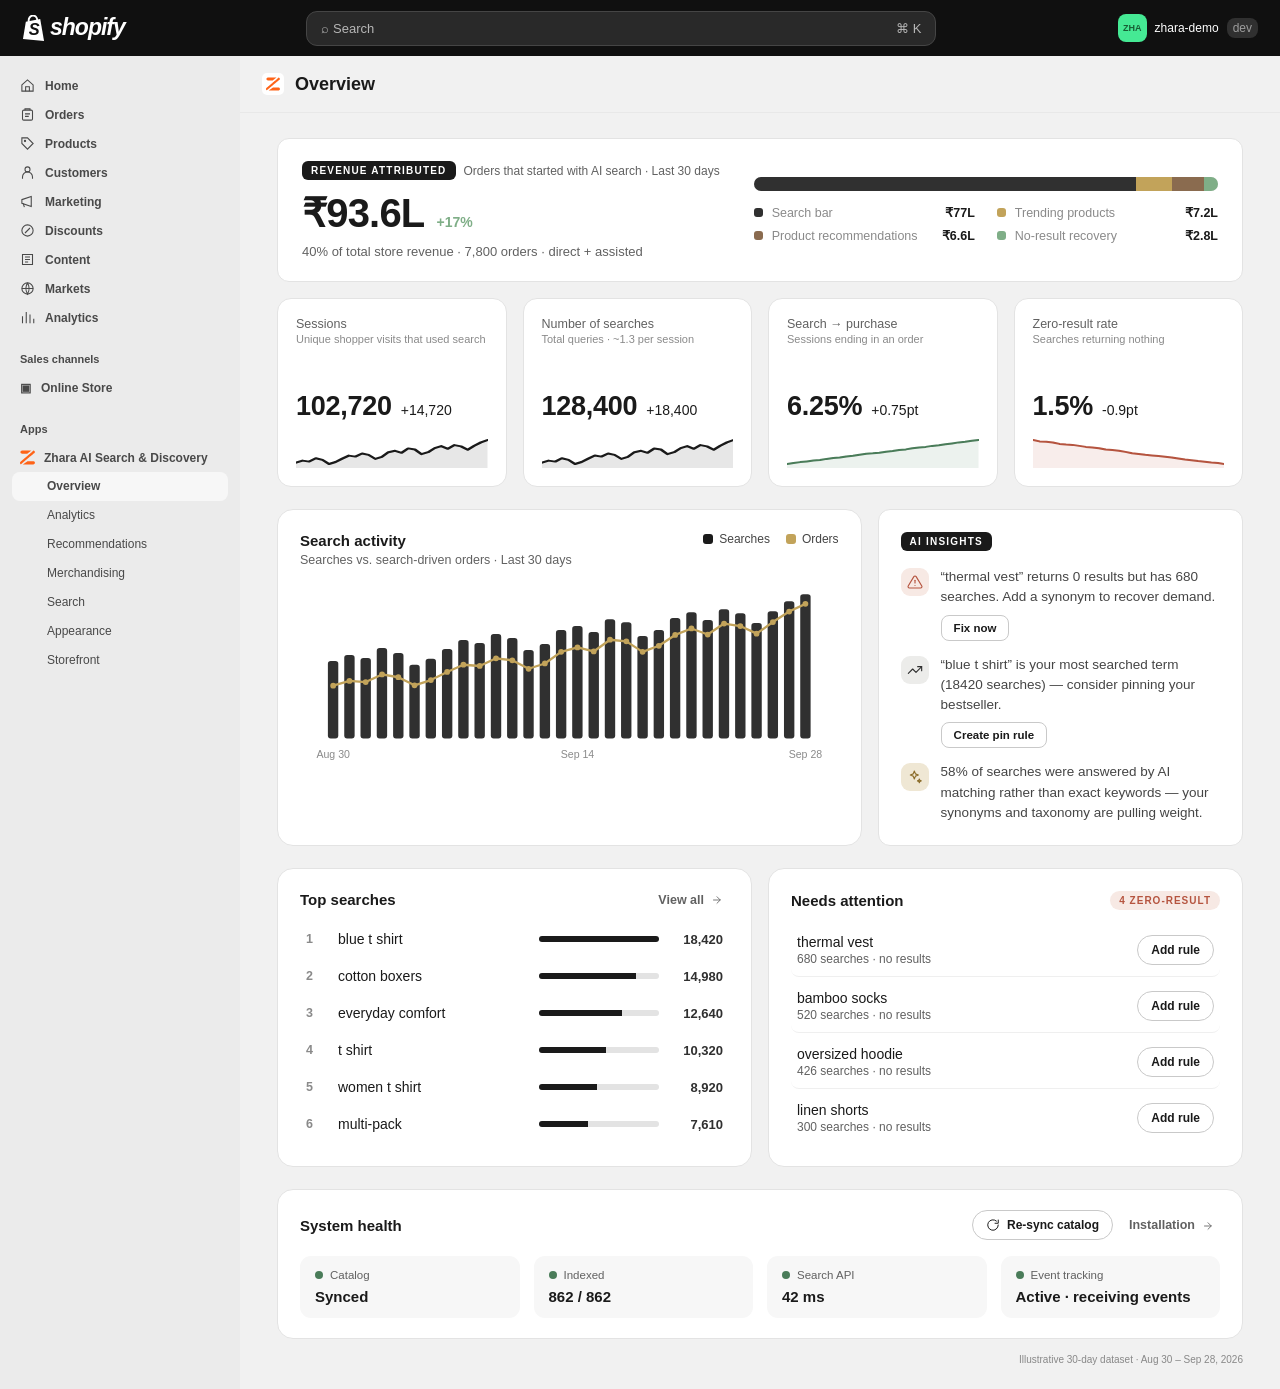
<file: assets/demo/source/overview-illustrative.html>
<!doctype html><html lang="en"><head><meta charset="UTF-8"><meta name="viewport" content="width=device-width,initial-scale=1"><title>Zhara Overview — illustrative data</title><style>
[hidden]{display:none!important}

.za{
  --ink:#1a1a1a;
  --dark:#303030;
  --body:#454545;
  --sub:#616161;
  --mut:#8a8a8a;
  --line:#e3e3e3;
  --hair:#efefef;
  --tile:#f7f7f7;
  --btn:#c9c9c9;
  --green:#4a7c59;
  --green-l:#7fae87;
  --red:#b5543f;
  --red-bg:#f7e9e4;
  --gold:#c2a35a;

  /* ---------------------------------------------------------------------
     Type. --font is the ONE place the face is declared: every rule below
     (and every inline style in dashboard.client.js) reads it through
     var(--font), including inside the font shorthand, so swapping the face
     is a one-line change here plus the font link in dashboard.page.js.
     Never hardcode a family again — a shorthand with a literal name also
     silently drops the fallback stack when the webfont fails to load.
     --------------------------------------------------------------------- */
  --font:'Geist','Inter',-apple-system,BlinkMacSystemFont,'Segoe UI',sans-serif;

  font-family:var(--font);
  -webkit-font-smoothing:antialiased;
  -moz-osx-font-smoothing:grayscale;
  color:var(--ink);
}
.za button,.za input,.za select,.za textarea{font-family:var(--font)}
/* border-box everywhere: a width:100% field with padding and a border is
   otherwise wider than its container and spills out of the card. */
.za,.za *,.za *::before,.za *::after{box-sizing:border-box}

/* ---- form controls ----------------------------------------------------- */
.za-input{width:100%;border:1px solid var(--btn);border-radius:10px;padding:10px 14px;font-size:13.5px;color:var(--ink);background:#fff}
.za-input::placeholder{color:var(--mut)}
.za-input:focus{outline:none;border-color:var(--ink);box-shadow:0 0 0 3px rgba(26,26,26,.09)}
/* The native colour input, made to look like a swatch: the UA draws a bordered
   wrapper with its own padding, which is what produced the chunky OS control. */
.za-swatch{width:34px;height:34px;padding:0;border:1px solid var(--btn);border-radius:9px;background:none;cursor:pointer;overflow:hidden}
.za-swatch::-webkit-color-swatch-wrapper{padding:0}
.za-swatch::-webkit-color-swatch{border:none;border-radius:8px}
.za-swatch::-moz-color-swatch{border:none;border-radius:8px}
.za-swatch:focus-visible{outline:none;border-color:var(--ink);box-shadow:0 0 0 3px rgba(26,26,26,.09)}
.za-hex{font-size:12.5px;color:var(--sub);font-variant-numeric:tabular-nums;letter-spacing:.02em}

/* Every number that sits in a column or updates in place uses tabular
   figures, so digits never jitter between renders or misalign down a table. */
.za-hero-n b,.za-hero-n i,.za-kpi-n b,.za-kpi-n i,.za-stat .za-v,.za-stat .za-d,
.za-dstat .za-v,.za-place-stats .za-v,.za-hcell .za-hv,.za-top .za-c,.za-legend-row .za-v,
.za-fn-v,.za-cell,.za-step span,.za-aud-p{font-variant-numeric:tabular-nums}

/* ---- icons -------------------------------------------------------------
   One wrapper sizes every icon. The SVGs carry stroke:currentColor and no
   dimensions of their own (see dashboard.icons.js), so an icon takes the
   colour of whatever it sits in and a size class is the only knob. */
.za-ic{display:inline-flex;align-items:center;justify-content:center;width:16px;height:16px;flex:0 0 auto}
.za-ic svg{display:block;width:100%;height:100%}
.za-ic.xs{width:12px;height:12px}
.za-ic.sm{width:14px;height:14px}
.za-ic.lg{width:18px;height:18px}
.za-ic.xl{width:20px;height:20px}
/* Buttons become flex rows so a leading icon centres on the label's optical
   middle instead of sitting on the text baseline. */
.za-btn,.za-btn-pill,.za-btn-dark,.za-link{display:inline-flex;align-items:center;justify-content:center;gap:7px}
.za-link .za-ic{margin-top:1px}

/* ---- icon tiles --------------------------------------------------------
   The tinted square behind an icon. Tones are shared by insight rows and
   placement cards so a strategy reads the same colour everywhere it appears. */
.za-tile{display:inline-flex;align-items:center;justify-content:center;border-radius:9px;flex:0 0 auto;width:28px;height:28px}
.za-tone-ink{background:#ececea;color:#303030}
.za-tone-gold{background:#efe7d4;color:#8a6b28}
.za-tone-green{background:#e4ece6;color:#3d6b52}
.za-tone-red{background:var(--red-bg);color:var(--red)}
.za-tone-brown{background:#efe7e0;color:#8a6b4f}

/* ---- shared card chrome ---- */
.za-card{background:#fff;border:1px solid var(--line);border-radius:16px;padding:22px;margin-bottom:22px}
.za-head{display:flex;align-items:center;justify-content:space-between;gap:12px;margin-bottom:14px}
.za-h3{margin:0;font:700 15px var(--font);color:var(--ink)}
.za-sub{margin:4px 0 0;font-size:12.5px;color:var(--sub)}
.za-pill{font:700 10px var(--font);letter-spacing:.12em;background:var(--ink);color:#fff;border-radius:6px;padding:4px 9px}
.za-link{border:none;background:transparent;cursor:pointer;font:600 12.5px var(--font);color:var(--sub)}
.za-link:hover{color:var(--ink)}
.za-btn{border:1px solid var(--btn);background:#fff;color:var(--ink);cursor:pointer;padding:6px 12px;border-radius:8px;font:600 11.5px var(--font)}
.za-btn:hover{background:var(--tile)}
.za-btn-pill{border:1px solid var(--btn);background:#fff;color:var(--ink);cursor:pointer;padding:7px 13px;border-radius:999px;font:600 12px var(--font)}
.za-btn-pill:hover{background:var(--ink);color:#fff}
.za-btn-pill:disabled{opacity:.55;cursor:default}

/* ---- hero: revenue attributed ---- */
.za-hero{background:#fff;border:1px solid var(--line);border-radius:12px;padding:22px 24px;margin-bottom:16px;display:flex;gap:34px;align-items:center;flex-wrap:wrap}
.za-hero-l{flex:0 0 auto}
.za-hero-r{flex:1;min-width:280px}
.za-hero-top{display:flex;align-items:center;gap:8px;margin-bottom:10px;flex-wrap:wrap}
.za-hero-top span:last-child{font-size:12px;color:var(--sub)}
.za-hero-n{display:flex;align-items:baseline;gap:12px}
.za-hero-n b{font-size:40px;font-weight:800;color:var(--ink);letter-spacing:-.02em}
.za-hero-n i{font-style:normal;font-size:14px;font-weight:700;color:var(--green-l)}
.za-hero-n i.down{color:var(--red)}
.za-hero-share{font-size:13px;color:var(--sub);margin-top:6px}
.za-stack{display:flex;height:14px;border-radius:999px;overflow:hidden;margin-bottom:14px;background:var(--line)}
.za-stack span{display:block;height:100%}
.za-legend{display:grid;grid-template-columns:1fr 1fr;gap:8px 22px}
.za-legend-row{display:flex;align-items:center;gap:9px}
.za-legend-row .za-l{flex:1;font-size:12.5px;color:var(--mut);white-space:nowrap;overflow:hidden;text-overflow:ellipsis}
.za-legend-row .za-v{font-size:12.5px;font-weight:700;color:var(--ink)}
.za-sq{width:9px;height:9px;border-radius:3px;flex:0 0 auto}

/* ---- KPI tiles ---- */
.za-kpis{display:grid;grid-template-columns:repeat(4,1fr);gap:16px;margin-bottom:22px}
.za-kpi{min-width:0;background:#fff;border:1px solid var(--line);border-radius:14px;padding:18px}
/* min-height keeps the four values on one baseline when a hint wraps to two
   lines (the source design lets them drift; this is the one deliberate fix) */
.za-kpi-l{font-size:12.5px;color:var(--sub);margin-bottom:12px;min-height:62px}
.za-kpi-l span{display:block;margin-top:2px;font-size:11px;color:var(--mut)}
.za-kpi-n{display:flex;align-items:baseline;gap:9px}
.za-kpi-n b{font-size:27px;font-weight:700;color:var(--ink);letter-spacing:-.01em}
.za-kpi-n i{font-style:normal;font-size:12.5px;font-weight:700}
.za-kpi-n i.up{color:var(--green)}
.za-kpi-n i.down{color:var(--red)}
.za-kpi-s{margin-top:12px}

/* ---- charts ---- */
.za-spark{display:block;width:100%}
.za-chart{display:block;width:100%;margin-top:8px}
.za-legend-inline{display:flex;gap:16px}
.za-legend-inline span{display:flex;align-items:center;gap:6px;font-size:12px;color:var(--body)}
.za-legend-inline i{width:10px;height:10px;border-radius:3px;display:block}

/* ---- layout rows ---- */
.za-split{display:grid;grid-template-columns:1.6fr 1fr;gap:16px;margin-bottom:22px}
.za-pair{display:grid;grid-template-columns:1fr 1fr;gap:16px;margin-bottom:22px}
/* Grid items default to min-width:auto, so any fixed-width or nowrap child
   (a 420px preview card, a 640px table) props the track open and pushes the
   whole page into a horizontal scroll. Let every track shrink instead. */
.za-split>*,.za-pair>*,.za-kpis>*,.za-places>*,.za-installs>*,.za-ap>*,.za-health>*,.za-stats>*{min-width:0}
/* Wide grid tables scroll inside their own card, never the page. */
.za-scroll{overflow-x:auto}

/* ---- AI insights ---- */
.za-ins-card{background:#fff;border:1px solid var(--line);border-radius:12px;padding:22px;display:flex;flex-direction:column}
.za-ins-list{display:flex;flex-direction:column;gap:14px;margin-top:16px}
.za-ins{display:flex;gap:12px}
/* nudged down to sit on the optical centre of the first line of text */
.za-ins-ico{margin-top:1px}
.za-ins-t{font-size:13.5px;color:var(--body);line-height:1.5}
.za-ins .za-btn{margin-top:7px}

/* ---- top searches ---- */
.za-list{display:flex;flex-direction:column;gap:3px}
.za-top{display:flex;align-items:center;gap:12px;padding:9px 6px;border-radius:8px}
.za-top:hover{background:var(--tile)}
.za-top .za-rank{width:20px;font-size:12.5px;color:var(--mut);font-weight:700}
.za-top .za-q{flex:1;font-size:14px;color:var(--ink);white-space:nowrap;overflow:hidden;text-overflow:ellipsis}
.za-top .za-track{flex:0 0 120px;height:6px;border-radius:999px;background:var(--line);overflow:hidden}
.za-top .za-track span{display:block;height:100%;background:var(--ink)}
.za-top .za-c{flex:0 0 auto;width:52px;text-align:right;font-size:13px;font-weight:600;color:var(--dark)}

/* ---- needs attention ---- */
.za-flag{font:700 10px var(--font);letter-spacing:.1em;color:var(--red);background:var(--red-bg);border-radius:999px;padding:4px 9px}
.za-zero{display:flex;align-items:center;gap:12px;padding:10px 6px;border-radius:8px;border-bottom:1px solid var(--hair)}
.za-zero:last-child{border-bottom:none}
.za-zero .za-q{flex:1;font-size:14px;color:var(--ink)}
.za-zero .za-m{font-size:12px;color:var(--sub);margin-top:2px}

/* ---- system health strip ---- */
.za-health{display:grid;grid-template-columns:repeat(4,1fr);gap:14px}
.za-hcell{padding:13px 15px;background:var(--tile);border-radius:11px}
.za-hcell .za-hl{display:flex;align-items:center;gap:7px;margin-bottom:7px;font-size:11.5px;color:var(--sub)}
.za-hcell .za-hv{font-size:15px;font-weight:700}
.za-dot{width:8px;height:8px;border-radius:999px;flex:0 0 auto}

/* ---- empty / muted ---- */
.za-empty{font-size:13px;color:var(--sub);padding:14px 6px}
.za-empty-lg{padding:44px;text-align:center;color:var(--sub);font-size:14px}

/* ---- underline tabs ---- */
.za-tabs{display:flex;gap:6px;margin-bottom:20px;border-bottom:1px solid var(--line);flex-wrap:wrap}
.za-tab{border:none;background:transparent;cursor:pointer;padding:10px 4px;margin-right:18px;font:600 14px var(--font);color:var(--sub);border-bottom:2px solid transparent}
.za-tab.on{color:var(--ink);border-bottom-color:var(--ink)}

/* ---- pill buttons / filters ---- */
.za-fpill{border:1px solid var(--line);background:#fff;color:var(--sub);cursor:pointer;padding:7px 14px;border-radius:999px;font:600 12.5px var(--font)}
.za-fpill.on{border-color:var(--ink);background:var(--ink);color:#fff}
.za-fpill .za-n{opacity:.65;margin-left:2px}
.za-btn-dark{border:none;background:var(--ink);color:#fff;cursor:pointer;padding:9px 18px;border-radius:999px;font:600 13px var(--font)}
.za-btn-dark:hover{background:var(--dark)}
.za-btn-dark:disabled{opacity:.55;cursor:default}
.za-btn-sm{padding:5px 11px;font-size:11.5px}

/* ---- generic grid table ---- */
.za-th{display:grid;padding:0 8px 10px;border-bottom:1px solid var(--line);font:700 11.5px var(--font);letter-spacing:.06em;text-transform:uppercase;color:var(--mut)}
.za-tr{display:grid;align-items:center;padding:12px 8px;border-bottom:1px solid var(--hair)}
.za-tr:last-child{border-bottom:none}
.za-tr.hoverable:hover{background:var(--tile);border-radius:8px}
.za-r{text-align:right}
.za-cell{font-size:13px;color:var(--dark)}
.za-cell.strong{font-size:13px;font-weight:600;color:var(--ink)}
.za-cell.name{font-size:13.5px;color:var(--ink)}
.za-tag{font:700 11px var(--font);letter-spacing:.04em;border-radius:6px;padding:4px 9px;display:inline-block}
.za-mini{font:700 9.5px var(--font);letter-spacing:.06em;border-radius:999px;padding:2px 7px}

/* ---- switch ---- */
.za-switch{width:44px;height:25px;border-radius:999px;border:none;cursor:pointer;position:relative;background:#d6d6d6;transition:background .18s;flex:0 0 auto;padding:0}
.za-switch.on{background:var(--green)}
.za-switch i{position:absolute;top:3px;left:3px;width:19px;height:19px;border-radius:999px;background:#fff;box-shadow:0 1px 3px rgba(0,0,0,.25);transition:left .18s}
.za-switch.on i{left:22px}
.za-switch.sm{width:40px;height:23px}
.za-switch.sm i{width:17px;height:17px}
.za-switch.sm.on i{left:20px}

/* ---- toggle / stepper rows ---- */
.za-orow{display:flex;align-items:center;justify-content:space-between;gap:16px;padding:12px 0;border-bottom:1px solid var(--hair)}
.za-orow:last-child{border-bottom:none}
.za-orow .za-lb{font-size:14px;color:var(--ink)}
.za-orow .za-hint{font-size:12px;color:var(--sub);margin-top:2px}
.za-step{display:flex;align-items:center;gap:2px;background:var(--hair);border-radius:999px;padding:3px}
.za-step button{width:28px;height:28px;border:none;border-radius:999px;background:#fff;cursor:pointer;color:var(--ink);display:inline-flex;align-items:center;justify-content:center}
.za-step button:disabled{opacity:.4;cursor:default}
.za-step span{min-width:34px;text-align:center;font-size:14px;font-weight:700;color:var(--ink)}

/* ---- preset chips ---- */
.za-presets{display:flex;flex-wrap:wrap;gap:10px}
.za-preset{border:1.5px solid var(--line);background:#fff;color:var(--sub);cursor:pointer;padding:9px 16px;border-radius:11px;font:600 13px var(--font);text-align:left}
.za-preset.on{border-color:var(--ink);background:var(--ink);color:#fff}
.za-preset small{display:block;font-weight:500;font-size:11.5px;opacity:.7;margin-top:2px}

/* ---- funnel (analytics) ---- */
.za-fn{display:flex;flex-direction:column;gap:12px}
.za-fn-h{display:flex;align-items:baseline;justify-content:space-between;margin-bottom:6px}
.za-fn-l{font-size:13.5px;color:var(--ink);font-weight:600}
.za-fn-v{font-size:13px;color:var(--body)}
.za-fn-v span{color:var(--mut)}
.za-fn-t{height:30px;border-radius:8px;background:var(--hair);overflow:hidden}
.za-fn-t div{height:100%;border-radius:8px}
.za-fn-d{font-size:11.5px;color:var(--red);margin-top:5px;display:flex;align-items:center;gap:4px}

/* ---- small stat grid (query health) ---- */
.za-stats{display:grid;grid-template-columns:1fr 1fr;gap:14px}
.za-stat{padding:14px;background:var(--tile);border-radius:12px}
.za-stat .za-l{font-size:12px;color:var(--sub);margin-bottom:8px}
.za-stat .za-v{font-size:22px;font-weight:700;color:var(--ink)}
.za-stat .za-d{font-size:12px;font-weight:600;margin-top:4px}

/* ---- product rows ---- */
.za-prow{display:flex;align-items:center;gap:12px}
.za-thumb{flex:0 0 38px;height:46px;border-radius:7px;background:var(--hair);overflow:hidden}
.za-thumb img{width:100%;height:100%;object-fit:cover;display:block}
.za-prow .za-t{font-size:13.5px;color:var(--ink);white-space:nowrap;overflow:hidden;text-overflow:ellipsis}
.za-prow .za-m{font-size:12px;color:var(--sub);margin-top:2px}

/* ---- placement cards ---- */
.za-places{display:grid;grid-template-columns:1fr 1fr;gap:16px}
.za-place{background:#fff;border:1px solid var(--line);border-radius:16px;padding:22px}
.za-place-h{display:flex;align-items:flex-start;justify-content:space-between;gap:12px;margin-bottom:12px}
/* the tinted tile itself comes from .za-tile + a .za-tone-* class */
.za-place-ico{width:42px;height:42px;border-radius:12px}
.za-place-ico .za-ic{width:20px;height:20px}
.za-place-n{font:700 15px var(--font);color:var(--ink)}
.za-place-loc{font-size:12.5px;color:var(--sub);margin-top:2px}
.za-place p{margin:0 0 14px;font-size:13px;color:var(--body);line-height:1.55}
.za-place-stats{display:flex;gap:22px;padding:14px 0 4px;border-top:1px solid var(--hair)}
.za-place-stats .za-l{font-size:11.5px;color:var(--sub);margin-bottom:3px}
.za-place-stats .za-v{font-size:16px;font-weight:700;color:var(--ink)}
.za-place-cfg{margin-top:14px;display:flex;align-items:center;justify-content:space-between;gap:12px;padding:12px 14px;background:var(--tile);border-radius:10px;font-size:13px;color:var(--dark)}

/* ---- setup ---- */
.za-prog{height:8px;border-radius:999px;background:var(--hair);overflow:hidden;margin-bottom:22px}
.za-prog div{height:100%;background:var(--ink)}
.za-srow{display:flex;align-items:center;gap:14px;padding:15px 8px;border-bottom:1px solid var(--hair)}
.za-srow:last-child{border-bottom:none}
.za-mark{width:24px;height:24px;border-radius:999px;flex:0 0 auto;display:flex;align-items:center;justify-content:center;font-size:13px;font-weight:700;background:#fff;color:var(--mut);border:1.5px solid var(--line)}
.za-mark.done{background:var(--ink);color:#fff;border-color:var(--ink)}
.za-srow .za-l{font-size:14px;font-weight:600;color:var(--ink)}
.za-srow .za-n{font-size:12.5px;color:var(--sub);margin-top:2px}

/* ---- notice strips ---- */
.za-strip{display:flex;align-items:center;gap:12px;padding:16px 20px;border-radius:14px;flex-wrap:wrap}
.za-strip.ok{background:#e4ece6;border:1px solid #cfe0d6;color:#2f5744}
.za-strip.hint{background:var(--tile);border:1px dashed var(--btn)}
.za-strip .za-t{flex:1;min-width:200px;font-size:13.5px;color:var(--dark)}
.za-strip.ok .za-t{color:#2f5744}
.za-pill-round{font:700 10px var(--font);letter-spacing:.12em;background:var(--ink);color:#fff;border-radius:999px;padding:4px 9px}

/* ---- install cards ---- */
.za-installs{display:grid;grid-template-columns:1fr 1fr 1fr;gap:16px;margin-bottom:22px}
.za-status{font:700 10.5px var(--font);letter-spacing:.06em;border-radius:999px;padding:4px 10px}
.za-status.on{color:#2f5744;background:#e4ece6}
.za-status.off{color:var(--red);background:var(--red-bg)}
.za-status.unk{color:var(--sub);background:var(--tile)}

/* ---- appearance preview (mirrors the storefront widget, scaled down) ---- */
.za-ap{display:grid;grid-template-columns:360px minmax(0,1fr);gap:20px}
.za-ap-stage{display:flex;justify-content:center;background:#e9e7e2;border-radius:14px;padding:22px}
.za-off{opacity:.45}
.za-pv{width:100%;max-width:880px;background:#fff;color:#1a1a1a;border-radius:14px;overflow:hidden;box-shadow:0 14px 34px rgba(0,0,0,.14);font-family:var(--font)}
.za-pv.mobile{max-width:320px}
.za-pv.mobile .za-pv-body{max-height:560px;overflow-y:auto}
.za-pv-head{display:flex;align-items:center;gap:10px;padding:12px 16px;border-bottom:1px solid #e6e6e6}
.za-pv-ai{flex:none;display:inline-flex;align-items:center;gap:5px;padding:5px 10px;border-radius:999px;background:var(--pv-accent);color:#fff;font:700 9px var(--font);letter-spacing:.1em;text-transform:uppercase}
.za-pv-input{flex:1;min-width:0;font-size:13px;color:#8f8f8f;white-space:nowrap;overflow:hidden;text-overflow:ellipsis}
.za-pv-x{flex:none;width:26px;height:26px;border:1px solid #e0e0e0;border-radius:999px;display:flex;align-items:center;justify-content:center;color:#1a1a1a}
.za-pv-body{padding:16px 16px 18px}
.za-pv-zero{display:grid;grid-template-columns:minmax(0,1.05fr) minmax(0,1fr);gap:26px;align-items:start}
.za-pv-zero.single,.za-pv.mobile .za-pv-zero{grid-template-columns:minmax(0,1fr)}
.za-pv-sec{margin-bottom:16px}
.za-pv-sec:last-child{margin-bottom:0}
.za-pv-lab{display:flex;align-items:center;gap:5px;font-size:8.5px;font-weight:500;letter-spacing:.14em;text-transform:uppercase;color:#8f8f8f;margin-bottom:8px}
.za-pv-lab b{color:#1a1a1a;display:inline-flex}
.za-pv-chips{display:flex;flex-wrap:wrap;gap:6px}
.za-pv-chip{display:inline-flex;align-items:center;gap:5px;font-size:10.5px;font-weight:500;color:#3a3a3a;background:#fff;border:1px solid #e0e0e0;border-radius:999px;padding:5px 10px}
.za-pv-chip svg{color:#bdbdbd}
.za-pv-ask{display:flex;align-items:center;gap:8px;padding:8px 10px;margin-bottom:6px;border:1px solid #e0e0e0;border-radius:8px;font-size:11px;font-weight:500}
.za-pv-ask span{flex:1;min-width:0;white-space:nowrap;overflow:hidden;text-overflow:ellipsis}
.za-pv-ask i,.za-pv-cat i{color:#c4c4c4;display:inline-flex}
.za-pv-cat{display:flex;align-items:center;justify-content:space-between;padding:8px 1px;border-bottom:1px solid #ededed;font-size:12px;font-weight:500}
.za-pv-grid{display:grid;grid-template-columns:repeat(2,minmax(0,1fr));gap:12px 10px}
.za-pv-card{min-width:0}
.za-pv-ph{position:relative;aspect-ratio:3/4;border-radius:8px;overflow:hidden;background:#efefef}
.za-pv-ph img{position:absolute;inset:0;width:100%;height:100%;object-fit:cover;display:block}
.za-pv-ph:after{content:"";position:absolute;inset:0;background:linear-gradient(180deg,rgba(0,0,0,0) 60%,rgba(0,0,0,.28))}
.za-pv-badge{position:absolute;z-index:1;top:7px;left:7px;padding:3px 7px;border-radius:999px;background:var(--pv-accent);color:#fff;font-size:7.5px;font-weight:600;letter-spacing:.1em;text-transform:uppercase}
.za-pv-pcat{position:absolute;z-index:1;left:7px;right:7px;bottom:7px;font-size:7.5px;letter-spacing:.14em;text-transform:uppercase;color:rgba(255,255,255,.9);white-space:nowrap;overflow:hidden;text-overflow:ellipsis}
.za-pv-t{font-size:11px;margin-top:6px;white-space:nowrap;overflow:hidden;text-overflow:ellipsis}
.za-pv-price{display:flex;align-items:baseline;gap:5px;margin-top:2px;font-size:11px}
.za-pv-price s{font-size:9.5px;color:#9a9a9a}
.za-pv-empty{padding:30px 0;text-align:center;color:#8f8f8f;font-size:12px}

/* ---- recommendation preview rail ---- */
.za-rail{display:flex;gap:12px;overflow-x:auto;padding-bottom:6px}
.za-rail-item{flex:0 0 auto;width:124px}
.za-rail-item img{width:124px;height:156px;object-fit:cover;border-radius:10px;display:block}
.za-rail-ph{width:124px;height:156px;border-radius:10px;background:var(--hair)}

/* ---- form actions ---- */
.za-actions{display:flex;gap:12px;justify-content:flex-end;flex-wrap:wrap}
.za-narrow{max-width:860px}

/* ---- triple card grid (audience) ---- */
.za-triple{display:grid;grid-template-columns:1fr 1fr 1fr;gap:16px}
.za-triple>*{min-width:0}
.za-aud{display:flex;flex-direction:column;gap:14px}
.za-aud-row .za-aud-h{display:flex;justify-content:space-between;margin-bottom:6px;font-size:13px;color:var(--dark)}
.za-aud-p{font-weight:700;color:var(--ink)}
.za-aud-bar{height:8px;border-radius:999px;background:var(--hair);overflow:hidden}
.za-aud-bar span{display:block;height:100%;border-radius:999px}

/* ---- advanced ranking weights ---- */
.za-adv summary{list-style:none;display:flex;align-items:center;justify-content:space-between;cursor:pointer}
.za-adv summary::-webkit-details-marker{display:none}
.za-adv-c{display:inline-flex;color:var(--sub);transition:transform .18s}
.za-adv[open] .za-adv-c{transform:rotate(180deg)}
.za-wbar{height:8px;border-radius:999px;background:var(--hair);overflow:hidden}
.za-wbar span{display:block;height:100%;background:#8a6b4f}

/* ---- appearance preview modes ---- */
.za-modes{display:flex;background:var(--line);border-radius:999px;padding:3px}
.za-mode{border:none;cursor:pointer;padding:6px 14px;border-radius:999px;font:600 12px var(--font);background:transparent;color:var(--sub)}
.za-mode.on{background:#fff;color:var(--ink)}

/* ---- query detail drawer ---- */
.za-dv{position:fixed;inset:0;z-index:80;background:rgba(26,22,18,.4)}
.za-drawer{position:fixed;top:0;right:0;bottom:0;z-index:81;width:440px;max-width:92vw;background:#f1f1f1;box-shadow:-14px 0 44px rgba(40,34,26,.28);overflow-y:auto}
.za-drawer-hd{position:sticky;top:0;background:#f1f1f1;padding:22px 24px 16px;border-bottom:1px solid var(--line);display:flex;align-items:flex-start;justify-content:space-between;gap:12px;z-index:2}
.za-drawer-k{font-size:11px;letter-spacing:.12em;text-transform:uppercase;color:var(--mut);margin-bottom:6px}
.za-drawer-q{font:400 22px var(--font);color:var(--ink)}
.za-drawer-x{width:34px;height:34px;border-radius:999px;border:1px solid var(--btn);background:#fff;cursor:pointer;color:var(--body);flex:0 0 auto;display:inline-flex;align-items:center;justify-content:center}
.za-drawer-x:hover{background:var(--tile);color:var(--ink)}
.za-drawer-bd{padding:22px 24px 40px}
.za-dstats{display:grid;grid-template-columns:1fr 1fr;gap:12px;margin-bottom:20px}
.za-dstat{background:#fff;border:1px solid var(--line);border-radius:12px;padding:14px}
.za-dstat .za-l{font-size:11.5px;color:var(--sub);margin-bottom:6px}
.za-dstat .za-v{font-size:20px;font-weight:700;color:var(--ink)}

/* ---- placement wizard modal ---- */
.za-wz{position:fixed;z-index:81;top:50%;left:50%;transform:translate(-50%,-50%);width:720px;max-width:calc(100vw - 40px);max-height:88vh;overflow:auto;background:#f1f1f1;border-radius:18px;box-shadow:0 30px 80px rgba(40,34,26,.36);display:flex}
.za-wz-side{flex:0 0 210px;background:var(--tile);padding:24px 20px;border-right:1px solid var(--line);border-radius:18px 0 0 18px}
.za-wz-step{display:flex;align-items:center;gap:11px;padding:8px 0}
.za-wz-dot{width:24px;height:24px;border-radius:999px;flex:0 0 auto;display:flex;align-items:center;justify-content:center;font:700 12px var(--font);background:#e3e3e3;color:var(--sub)}
.za-wz-dot.on{background:var(--ink);color:#fff}
.za-wz-dot.done{background:var(--green);color:#fff}
.za-wz-main{flex:1;min-width:0;padding:26px;display:flex;flex-direction:column}
.za-wz-opt{text-align:left;display:flex;align-items:center;gap:12px;border:1.5px solid var(--line);background:#fff;cursor:pointer;padding:14px 16px;border-radius:12px;font:600 14px var(--font);color:var(--ink)}
.za-wz-opt.on{border-color:var(--ink)}
.za-wz-radio{width:18px;height:18px;border-radius:999px;flex:0 0 auto;border:2px solid var(--btn)}
.za-wz-radio.on{border-color:var(--ink);background:var(--ink);box-shadow:inset 0 0 0 3px #fff}
.za-wz-foot{display:flex;align-items:center;justify-content:space-between;margin-top:24px;padding-top:18px;border-top:1px solid var(--line)}

/* ---- responsive ---- */
@media (max-width:1000px){
  .za-triple{grid-template-columns:1fr}
  .za-wz{flex-direction:column;width:560px}
  .za-wz-side{flex:0 0 auto;border-right:none;border-bottom:1px solid var(--line);border-radius:18px 18px 0 0}
  .za-kpis{grid-template-columns:1fr 1fr}
  .za-split,.za-pair,.za-places,.za-ap{grid-template-columns:1fr}
  .za-health,.za-installs{grid-template-columns:1fr 1fr}
}
/* Wide grid tables scroll inside their card rather than stretching the page. */
@media (max-width:760px){
  .za-scroll{overflow-x:auto}
  .za-scroll .za-th,.za-scroll .za-tr{min-width:640px}
}
@media (max-width:560px){
  .za-kpis,.za-health,.za-installs,.za-stats{grid-template-columns:1fr}
  .za-place-stats{gap:14px;flex-wrap:wrap}
  .za-actions{justify-content:stretch}
  .za-actions button{flex:1}
  .za-legend{grid-template-columns:1fr}
  .za-hero{padding:18px 16px}
  /* the hero's left column is flex:0 0 auto by default, so it would size to
     max-content and push the page into a horizontal scroll on phones */
  .za-hero-l{flex:1 1 100%;min-width:0}
  .za-hero-r{min-width:0}
  .za-hero-n b{font-size:32px}
  .za-card,.za-ins-card{padding:18px 16px}
  .za-top .za-track{display:none}
}


*{box-sizing:border-box}body{position:relative;margin:0;background:#f1f1f1;color:#1a1a1a;font-family:Arial,sans-serif;font-size:14px}button{font-family:inherit} .chrome{height:56px;background:#101010;color:#fff;display:flex;align-items:center;justify-content:space-between;padding:0 22px}.shopify svg{width:23px;height:27px;vertical-align:middle;margin-right:5px}.shopify{font-size:23px;font-weight:700;font-style:italic;letter-spacing:-1px}.search{width:630px;height:35px;display:flex;align-items:center;padding:0 14px;border:1px solid #454545;border-radius:11px;background:#292929;color:#b6b6b6;font-size:13px}.search span{margin-left:auto}.store{font-size:12px;display:flex;align-items:center;gap:8px}.avatar{border-radius:8px;background:#45e994;color:#175f35;padding:9px 5px;font-size:9px;font-weight:700}.dev{border-radius:8px;padding:3px 6px;color:#9d9d9d;background:#303030}.sidebar{position:absolute;top:56px;left:0;width:240px;bottom:0;min-height:calc(100vh - 56px);background:#ebebeb;padding:15px 12px;color:#494949}.navline{display:flex;align-items:center;gap:10px;height:29px;font-size:12px;font-weight:600;padding:0 8px}.navline svg{width:15px;height:15px;stroke:currentColor;fill:none;stroke-width:1.7}.navlabel{font-size:11px;font-weight:600;margin:21px 8px 8px}.appnav{font-size:12px;line-height:29px;padding-left:35px}.appnav.active{background:#fff9;border-radius:8px;font-weight:600}.appname{padding:0 8px;display:flex;gap:9px;align-items:center;font-size:12px;font-weight:600;height:29px}.appname img{width:15px;height:15px}.page-title{height:57px;border-bottom:1px solid #e8e8e8;margin-left:240px;display:flex;align-items:center;padding:0 22px;gap:11px;font-size:18px;font-weight:600}.page-title img{width:22px;height:22px;background:#fff;padding:4px;border-radius:5px}.workspace{margin-left:240px;padding:25px 28px 24px}.surface{max-width:966px;margin:0 auto}.za{--font:Arial,sans-serif}.za-actions{display:flex;gap:12px;justify-content:flex-start}.za-fn{gap:28px}.za-hero-n{min-height:48px}.footer-note{font-size:10px;color:#888;text-align:right;margin-top:15px}.za-prow .za-thumb img{object-position:top}
</style></head><body><div class="chrome"><span class="shopify"><svg viewBox="0 0 24 28" aria-hidden="true"><path d="M4 7 19 4l4 23L1 25z" fill="#fff"/><path d="M7 7C6-1 16-2 16 6" fill="none" stroke="#fff" stroke-width="2"/><text x="7" y="21" font-family="Arial" font-weight="700" font-size="17" fill="#101010">S</text></svg>shopify</span><div class="search">⌕ Search<span>⌘ K</span></div><div class="store"><span class="avatar">ZHA</span>zhara-demo<span class="dev">dev</span></div></div><aside class="sidebar"><div class="navline"><svg viewBox="0 0 24 24"><path d="m3 11 9-8 9 8v10H3z"/><path d="M9 21v-7h6v7"/></svg>Home</div><div class="navline"><svg viewBox="0 0 24 24"><rect x="4" y="5" width="16" height="16" rx="2"/><path d="M8 5V3h8v2M8 11h8M8 15h6"/></svg>Orders</div><div class="navline"><svg viewBox="0 0 24 24"><path d="M3 3h9l9 9-9 9-9-9z"/><circle cx="8" cy="8" r="1"/></svg>Products</div><div class="navline"><svg viewBox="0 0 24 24"><circle cx="12" cy="7" r="4"/><path d="M4 22v-3a8 8 0 0 1 16 0v3"/></svg>Customers</div><div class="navline"><svg viewBox="0 0 24 24"><path d="m3 9 15-5v16L3 15zM5 15l2 6"/></svg>Marketing</div><div class="navline"><svg viewBox="0 0 24 24"><circle cx="12" cy="12" r="9"/><path d="m8 16 8-8M8 8h.1M16 16h.1"/></svg>Discounts</div><div class="navline"><svg viewBox="0 0 24 24"><path d="M4 4h16v16H4zM8 8h8M8 12h8M8 16h5"/></svg>Content</div><div class="navline"><svg viewBox="0 0 24 24"><circle cx="12" cy="12" r="9"/><path d="M3 12h18M12 3a18 18 0 0 0 0 18 18 18 0 0 0 0-18"/></svg>Markets</div><div class="navline"><svg viewBox="0 0 24 24"><path d="M4 21V10M10 21V3M16 21V7M22 21V14"/></svg>Analytics</div><div class="navlabel">Sales channels</div><div class="navline">▣ &nbsp; Online Store</div><div class="navlabel">Apps</div><div class="appname"><img src="/assets/logo/zhara-mark.svg" alt="">Zhara AI Search &amp; Discovery</div><div class="appnav active">Overview</div><div class="appnav ">Analytics</div><div class="appnav ">Recommendations</div><div class="appnav ">Merchandising</div><div class="appnav ">Search</div><div class="appnav ">Appearance</div><div class="appnav ">Storefront</div></aside><div class="page-title"><img src="/assets/logo/zhara-mark.svg" alt="">Overview</div><main class="workspace"><div class="surface"><div class="za"><div class="za-hero"><div class="za-hero-l"><div class="za-hero-top"><span class="za-pill">REVENUE ATTRIBUTED</span><span>Orders that started with AI search · Last 30 days</span></div><div class="za-hero-n"><b>₹93.6L</b><i class="">+17%</i></div><div class="za-hero-share">40% of total store revenue · 7,800 orders · direct + assisted</div></div><div class="za-hero-r"><div class="za-stack"><span style="width:82.3076923076923%;background:#303030" title="Search bar: ₹77,04,000"></span><span style="width:7.6923076923076925%;background:#c2a35a" title="Trending products: ₹7,20,000"></span><span style="width:7.051282051282051%;background:#8a6b4f" title="Product recommendations: ₹6,60,000"></span><span style="width:2.9487179487179485%;background:#7fae87" title="No-result recovery: ₹2,76,000"></span></div><div class="za-legend"><div class="za-legend-row"><span class="za-sq" style="background:#303030"></span><span class="za-l">Search bar</span><span class="za-v">₹77L</span></div><div class="za-legend-row"><span class="za-sq" style="background:#c2a35a"></span><span class="za-l">Trending products</span><span class="za-v">₹7.2L</span></div><div class="za-legend-row"><span class="za-sq" style="background:#8a6b4f"></span><span class="za-l">Product recommendations</span><span class="za-v">₹6.6L</span></div><div class="za-legend-row"><span class="za-sq" style="background:#7fae87"></span><span class="za-l">No-result recovery</span><span class="za-v">₹2.8L</span></div></div></div></div><div class="za-kpis"><div class="za-kpi"><div class="za-kpi-l">Sessions<span>Unique shopper visits that used search</span></div><div class="za-kpi-n"><b>102,720</b><span class="za-delta up">+14,720</span></div><div class="za-kpi-s"><svg class="za-spark" height="34" viewBox="0 0 120 34" preserveAspectRatio="none" aria-hidden="true"><path d="M0 28.7 L4.1 26.6 L8.3 27.6 L12.4 24.2 L16.6 25.9 L20.7 30 L24.8 28 L29 24.6 L33.1 21.6 L37.2 22.6 L41.4 19.5 L45.5 20.9 L49.7 24.9 L53.8 22.9 L57.9 18.2 L62.1 16.8 L66.2 18.8 L70.3 14.4 L74.5 15.5 L78.6 20.2 L82.8 18.2 L86.9 14.1 L91 12.1 L95.2 14.8 L99.3 11.1 L103.4 12.4 L107.6 15.8 L111.7 11.8 L115.9 8.4 L120 6 L120 34 L0 34 Z" fill="#1a1a1a" opacity="0.1"></path><path d="M0 28.7 L4.1 26.6 L8.3 27.6 L12.4 24.2 L16.6 25.9 L20.7 30 L24.8 28 L29 24.6 L33.1 21.6 L37.2 22.6 L41.4 19.5 L45.5 20.9 L49.7 24.9 L53.8 22.9 L57.9 18.2 L62.1 16.8 L66.2 18.8 L70.3 14.4 L74.5 15.5 L78.6 20.2 L82.8 18.2 L86.9 14.1 L91 12.1 L95.2 14.8 L99.3 11.1 L103.4 12.4 L107.6 15.8 L111.7 11.8 L115.9 8.4 L120 6" fill="none" stroke="#1a1a1a" stroke-width="2" stroke-linecap="round" stroke-linejoin="round"></path></svg></div></div><div class="za-kpi"><div class="za-kpi-l">Number of searches<span>Total queries · ~1.3 per session</span></div><div class="za-kpi-n"><b>128,400</b><span class="za-delta up">+18,400</span></div><div class="za-kpi-s"><svg class="za-spark" height="34" viewBox="0 0 120 34" preserveAspectRatio="none" aria-hidden="true"><path d="M0 28.6 L4.1 26.6 L8.3 27.6 L12.4 24.3 L16.6 25.9 L20.7 30 L24.8 28 L29 24.6 L33.1 21.5 L37.2 22.6 L41.4 19.5 L45.5 20.9 L49.7 24.9 L53.8 22.9 L57.9 18.2 L62.1 16.8 L66.2 18.8 L70.3 14.5 L74.5 15.5 L78.6 20.2 L82.8 18.2 L86.9 14.1 L91 12.1 L95.2 14.8 L99.3 11.1 L103.4 12.4 L107.6 15.8 L111.7 11.7 L115.9 8.4 L120 6 L120 34 L0 34 Z" fill="#1a1a1a" opacity="0.1"></path><path d="M0 28.6 L4.1 26.6 L8.3 27.6 L12.4 24.3 L16.6 25.9 L20.7 30 L24.8 28 L29 24.6 L33.1 21.5 L37.2 22.6 L41.4 19.5 L45.5 20.9 L49.7 24.9 L53.8 22.9 L57.9 18.2 L62.1 16.8 L66.2 18.8 L70.3 14.5 L74.5 15.5 L78.6 20.2 L82.8 18.2 L86.9 14.1 L91 12.1 L95.2 14.8 L99.3 11.1 L103.4 12.4 L107.6 15.8 L111.7 11.7 L115.9 8.4 L120 6" fill="none" stroke="#1a1a1a" stroke-width="2" stroke-linecap="round" stroke-linejoin="round"></path></svg></div></div><div class="za-kpi"><div class="za-kpi-l">Search → purchase<span>Sessions ending in an order</span></div><div class="za-kpi-n"><b>6.25%</b><span class="za-delta up">+0.75pt</span></div><div class="za-kpi-s"><svg class="za-spark" height="34" viewBox="0 0 120 34" preserveAspectRatio="none" aria-hidden="true"><path d="M0 30 L4.1 29.1 L8.3 28.1 L12.4 27.4 L16.6 26.6 L20.7 26 L24.8 24.9 L29 24.1 L33.1 23.5 L37.2 22.5 L41.4 21.7 L45.5 20.7 L49.7 19.8 L53.8 19.3 L57.9 18.7 L62.1 17.7 L66.2 17 L70.3 16.1 L74.5 15.4 L78.6 14.3 L82.8 13.4 L86.9 12.9 L91 11.9 L95.2 11.2 L99.3 10.3 L103.4 9.4 L107.6 8.4 L111.7 7.7 L115.9 6.8 L120 6 L120 34 L0 34 Z" fill="#4a7c59" opacity="0.1"></path><path d="M0 30 L4.1 29.1 L8.3 28.1 L12.4 27.4 L16.6 26.6 L20.7 26 L24.8 24.9 L29 24.1 L33.1 23.5 L37.2 22.5 L41.4 21.7 L45.5 20.7 L49.7 19.8 L53.8 19.3 L57.9 18.7 L62.1 17.7 L66.2 17 L70.3 16.1 L74.5 15.4 L78.6 14.3 L82.8 13.4 L86.9 12.9 L91 11.9 L95.2 11.2 L99.3 10.3 L103.4 9.4 L107.6 8.4 L111.7 7.7 L115.9 6.8 L120 6" fill="none" stroke="#4a7c59" stroke-width="2" stroke-linecap="round" stroke-linejoin="round"></path></svg></div></div><div class="za-kpi"><div class="za-kpi-l">Zero-result rate<span>Searches returning nothing</span></div><div class="za-kpi-n"><b>1.5%</b><span class="za-delta up">-0.9pt</span></div><div class="za-kpi-s"><svg class="za-spark" height="34" viewBox="0 0 120 34" preserveAspectRatio="none" aria-hidden="true"><path d="M0 6 L4.1 7.4 L8.3 7.8 L12.4 8.5 L16.6 9.9 L20.7 10.5 L24.8 10.9 L29 11.9 L33.1 12.9 L37.2 13.4 L41.4 14.2 L45.5 15.5 L49.7 16.1 L53.8 16.7 L57.9 17.9 L62.1 19.2 L66.2 19.9 L70.3 20.8 L74.5 21.4 L78.6 22 L82.8 22.7 L86.9 23.5 L91 24.5 L95.2 25.5 L99.3 26.2 L103.4 27.1 L107.6 27.8 L111.7 28.5 L115.9 29.1 L120 30 L120 34 L0 34 Z" fill="#b5543f" opacity="0.1"></path><path d="M0 6 L4.1 7.4 L8.3 7.8 L12.4 8.5 L16.6 9.9 L20.7 10.5 L24.8 10.9 L29 11.9 L33.1 12.9 L37.2 13.4 L41.4 14.2 L45.5 15.5 L49.7 16.1 L53.8 16.7 L57.9 17.9 L62.1 19.2 L66.2 19.9 L70.3 20.8 L74.5 21.4 L78.6 22 L82.8 22.7 L86.9 23.5 L91 24.5 L95.2 25.5 L99.3 26.2 L103.4 27.1 L107.6 27.8 L111.7 28.5 L115.9 29.1 L120 30" fill="none" stroke="#b5543f" stroke-width="2" stroke-linecap="round" stroke-linejoin="round"></path></svg></div></div></div><div class="za-split"><div class="za-card" style="margin-bottom:0"><div style="display:flex;align-items:flex-start;justify-content:space-between;margin-bottom:6px"><div><h3 class="za-h3">Search activity</h3><p class="za-sub">Searches vs. search-driven orders · Last 30 days</p></div><div class="za-legend-inline"><span><i style="background:#1a1a1a"></i>Searches</span><span><i style="background:#c2a35a"></i>Orders</span></div></div><svg class="za-chart" viewBox="0 0 560 200" role="img" aria-label="Searches and search-driven orders per day"><rect x="29" y="89.3" width="10.8" height="80.7" rx="3" fill="#1a1a1a" opacity="0.9"><title>2026-08-30: 3153 searches</title></rect><rect x="46" y="83.1" width="10.8" height="86.9" rx="3" fill="#1a1a1a" opacity="0.9"><title>2026-08-31: 3395 searches</title></rect><rect x="62.9" y="86.2" width="10.8" height="83.8" rx="3" fill="#1a1a1a" opacity="0.9"><title>2026-09-01: 3274 searches</title></rect><rect x="79.8" y="75.9" width="10.8" height="94.1" rx="3" fill="#1a1a1a" opacity="0.9"><title>2026-09-02: 3678 searches</title></rect><rect x="96.8" y="81" width="10.8" height="89" rx="3" fill="#1a1a1a" opacity="0.9"><title>2026-09-03: 3476 searches</title></rect><rect x="113.7" y="93.4" width="10.8" height="76.6" rx="3" fill="#1a1a1a" opacity="0.9"><title>2026-09-04: 2991 searches</title></rect><rect x="130.6" y="87.2" width="10.8" height="82.8" rx="3" fill="#1a1a1a" opacity="0.9"><title>2026-09-05: 3234 searches</title></rect><rect x="147.6" y="76.9" width="10.8" height="93.1" rx="3" fill="#1a1a1a" opacity="0.9"><title>2026-09-06: 3638 searches</title></rect><rect x="164.5" y="67.6" width="10.8" height="102.4" rx="3" fill="#1a1a1a" opacity="0.9"><title>2026-09-07: 4002 searches</title></rect><rect x="181.4" y="70.7" width="10.8" height="99.3" rx="3" fill="#1a1a1a" opacity="0.9"><title>2026-09-08: 3880 searches</title></rect><rect x="198.4" y="61.4" width="10.8" height="108.6" rx="3" fill="#1a1a1a" opacity="0.9"><title>2026-09-09: 4244 searches</title></rect><rect x="215.3" y="65.5" width="10.8" height="104.5" rx="3" fill="#1a1a1a" opacity="0.9"><title>2026-09-10: 4082 searches</title></rect><rect x="232.2" y="77.9" width="10.8" height="92.1" rx="3" fill="#1a1a1a" opacity="0.9"><title>2026-09-11: 3597 searches</title></rect><rect x="249.2" y="71.7" width="10.8" height="98.3" rx="3" fill="#1a1a1a" opacity="0.9"><title>2026-09-12: 3840 searches</title></rect><rect x="266.1" y="57.2" width="10.8" height="112.8" rx="3" fill="#1a1a1a" opacity="0.9"><title>2026-09-13: 4406 searches</title></rect><rect x="283" y="53.1" width="10.8" height="116.9" rx="3" fill="#1a1a1a" opacity="0.9"><title>2026-09-14: 4567 searches</title></rect><rect x="300" y="59.3" width="10.8" height="110.7" rx="3" fill="#1a1a1a" opacity="0.9"><title>2026-09-15: 4324 searches</title></rect><rect x="316.9" y="45.9" width="10.8" height="124.1" rx="3" fill="#1a1a1a" opacity="0.9"><title>2026-09-16: 4849 searches</title></rect><rect x="333.8" y="49" width="10.8" height="121" rx="3" fill="#1a1a1a" opacity="0.9"><title>2026-09-17: 4728 searches</title></rect><rect x="350.8" y="63.5" width="10.8" height="106.5" rx="3" fill="#1a1a1a" opacity="0.9"><title>2026-09-18: 4162 searches</title></rect><rect x="367.7" y="57.2" width="10.8" height="112.8" rx="3" fill="#1a1a1a" opacity="0.9"><title>2026-09-19: 4405 searches</title></rect><rect x="384.6" y="44.8" width="10.8" height="125.2" rx="3" fill="#1a1a1a" opacity="0.9"><title>2026-09-20: 4890 searches</title></rect><rect x="401.6" y="38.6" width="10.8" height="131.4" rx="3" fill="#1a1a1a" opacity="0.9"><title>2026-09-21: 5132 searches</title></rect><rect x="418.5" y="46.9" width="10.8" height="123.1" rx="3" fill="#1a1a1a" opacity="0.9"><title>2026-09-22: 4809 searches</title></rect><rect x="435.4" y="35.5" width="10.8" height="134.5" rx="3" fill="#1a1a1a" opacity="0.9"><title>2026-09-23: 5254 searches</title></rect><rect x="452.4" y="39.7" width="10.8" height="130.3" rx="3" fill="#1a1a1a" opacity="0.9"><title>2026-09-24: 5092 searches</title></rect><rect x="469.3" y="50" width="10.8" height="120" rx="3" fill="#1a1a1a" opacity="0.9"><title>2026-09-25: 4688 searches</title></rect><rect x="486.2" y="37.6" width="10.8" height="132.4" rx="3" fill="#1a1a1a" opacity="0.9"><title>2026-09-26: 5173 searches</title></rect><rect x="503.2" y="27.2" width="10.8" height="142.8" rx="3" fill="#1a1a1a" opacity="0.9"><title>2026-09-27: 5577 searches</title></rect><rect x="520.1" y="20" width="10.8" height="150" rx="3" fill="#1a1a1a" opacity="0.9"><title>2026-09-28: 5860 searches</title></rect><path d="M34.5 115.1 L51.4 110.1 L68.3 111.3 L85.3 103.4 L102.2 106.3 L119.1 114.7 L136.1 109.2 L153 100.8 L169.9 93.3 L186.9 94.6 L203.8 86.6 L220.7 88.7 L237.7 97.5 L254.6 92 L271.5 79.9 L288.5 75.3 L305.4 79.5 L322.3 67.3 L339.3 69 L356.2 79.9 L373.1 73.6 L390.1 62.3 L407 55.6 L423.9 61.9 L440.9 50.5 L457.8 53.1 L474.7 61 L491.7 48.9 L508.6 38 L525.5 30" fill="none" stroke="#c2a35a" stroke-width="2.4" stroke-linecap="round" stroke-linejoin="round"></path><circle cx="34.5" cy="115.1" r="3" fill="#c2a35a"><title>2026-08-30: 131 orders</title></circle><circle cx="51.4" cy="110.1" r="3" fill="#c2a35a"><title>2026-08-31: 143 orders</title></circle><circle cx="68.3" cy="111.3" r="3" fill="#c2a35a"><title>2026-09-01: 140 orders</title></circle><circle cx="85.3" cy="103.4" r="3" fill="#c2a35a"><title>2026-09-02: 159 orders</title></circle><circle cx="102.2" cy="106.3" r="3" fill="#c2a35a"><title>2026-09-03: 152 orders</title></circle><circle cx="119.1" cy="114.7" r="3" fill="#c2a35a"><title>2026-09-04: 132 orders</title></circle><circle cx="136.1" cy="109.2" r="3" fill="#c2a35a"><title>2026-09-05: 145 orders</title></circle><circle cx="153" cy="100.8" r="3" fill="#c2a35a"><title>2026-09-06: 165 orders</title></circle><circle cx="169.9" cy="93.3" r="3" fill="#c2a35a"><title>2026-09-07: 183 orders</title></circle><circle cx="186.9" cy="94.6" r="3" fill="#c2a35a"><title>2026-09-08: 180 orders</title></circle><circle cx="203.8" cy="86.6" r="3" fill="#c2a35a"><title>2026-09-09: 199 orders</title></circle><circle cx="220.7" cy="88.7" r="3" fill="#c2a35a"><title>2026-09-10: 194 orders</title></circle><circle cx="237.7" cy="97.5" r="3" fill="#c2a35a"><title>2026-09-11: 173 orders</title></circle><circle cx="254.6" cy="92" r="3" fill="#c2a35a"><title>2026-09-12: 186 orders</title></circle><circle cx="271.5" cy="79.9" r="3" fill="#c2a35a"><title>2026-09-13: 215 orders</title></circle><circle cx="288.5" cy="75.3" r="3" fill="#c2a35a"><title>2026-09-14: 226 orders</title></circle><circle cx="305.4" cy="79.5" r="3" fill="#c2a35a"><title>2026-09-15: 216 orders</title></circle><circle cx="322.3" cy="67.3" r="3" fill="#c2a35a"><title>2026-09-16: 245 orders</title></circle><circle cx="339.3" cy="69" r="3" fill="#c2a35a"><title>2026-09-17: 241 orders</title></circle><circle cx="356.2" cy="79.9" r="3" fill="#c2a35a"><title>2026-09-18: 215 orders</title></circle><circle cx="373.1" cy="73.6" r="3" fill="#c2a35a"><title>2026-09-19: 230 orders</title></circle><circle cx="390.1" cy="62.3" r="3" fill="#c2a35a"><title>2026-09-20: 257 orders</title></circle><circle cx="407" cy="55.6" r="3" fill="#c2a35a"><title>2026-09-21: 273 orders</title></circle><circle cx="423.9" cy="61.9" r="3" fill="#c2a35a"><title>2026-09-22: 258 orders</title></circle><circle cx="440.9" cy="50.5" r="3" fill="#c2a35a"><title>2026-09-23: 285 orders</title></circle><circle cx="457.8" cy="53.1" r="3" fill="#c2a35a"><title>2026-09-24: 279 orders</title></circle><circle cx="474.7" cy="61" r="3" fill="#c2a35a"><title>2026-09-25: 260 orders</title></circle><circle cx="491.7" cy="48.9" r="3" fill="#c2a35a"><title>2026-09-26: 289 orders</title></circle><circle cx="508.6" cy="38" r="3" fill="#c2a35a"><title>2026-09-27: 315 orders</title></circle><circle cx="525.5" cy="30" r="3" fill="#c2a35a"><title>2026-09-28: 334 orders</title></circle><text x="34.5" y="190" text-anchor="middle" font-size="11" fill="#8a8a8a">Aug 30</text><text x="288.5" y="190" text-anchor="middle" font-size="11" fill="#8a8a8a">Sep 14</text><text x="525.5" y="190" text-anchor="middle" font-size="11" fill="#8a8a8a">Sep 28</text></svg></div><div class="za-ins-card"><div style="display:flex;align-items:center;gap:8px"><span class="za-pill">AI INSIGHTS</span></div><div class="za-ins-list"><div class="za-ins"><span class="za-tile za-tone-red za-ins-ico" aria-hidden="true"><span class="za-ic" aria-hidden="true"><svg viewBox="0 0 24 24" fill="none" stroke="currentColor" stroke-width="1.7" stroke-linecap="round" stroke-linejoin="round" focusable="false"><path d="M10.3 3.9 1.8 18a2 2 0 0 0 1.7 3h17a2 2 0 0 0 1.7-3L13.7 3.9a2 2 0 0 0-3.4 0Z"/><path d="M12 9.5v4"/><path d="M12 17.2h.01"/></svg></span></span><div><div class="za-ins-t">“thermal vest” returns 0 results but has 680 searches. Add a synonym to recover demand.</div><button class="za-btn" data-view-link="search">Fix now</button></div></div><div class="za-ins"><span class="za-tile za-tone-ink za-ins-ico" aria-hidden="true"><span class="za-ic" aria-hidden="true"><svg viewBox="0 0 24 24" fill="none" stroke="currentColor" stroke-width="1.7" stroke-linecap="round" stroke-linejoin="round" focusable="false"><path d="M22 7l-8.5 8.5L8.5 10.5 2 17"/><path d="M16 7h6v6"/></svg></span></span><div><div class="za-ins-t">“blue t shirt” is your most searched term (18420 searches) — consider pinning your bestseller.</div><button class="za-btn" data-view-link="merchandising">Create pin rule</button></div></div><div class="za-ins"><span class="za-tile za-tone-gold za-ins-ico" aria-hidden="true"><span class="za-ic" aria-hidden="true"><svg viewBox="0 0 24 24" fill="none" stroke="currentColor" stroke-width="1.7" stroke-linecap="round" stroke-linejoin="round" focusable="false"><path d="M11 3l1.7 4.3L17 9l-4.3 1.7L11 15l-1.7-4.3L5 9l4.3-1.7L11 3Z"/><path d="M18.5 15l.8 2 2 .8-2 .8-.8 2-.8-2-2-.8 2-.8.8-2Z"/></svg></span></span><div><div class="za-ins-t">58% of searches were answered by AI matching rather than exact keywords — your synonyms and taxonomy are pulling weight.</div></div></div></div></div></div><div class="za-pair"><div class="za-card" style="margin-bottom:0"><div class="za-head"><h3 class="za-h3">Top searches</h3><button class="za-link" data-view-link="analytics">View all<span class="za-ic xs" aria-hidden="true"><svg viewBox="0 0 24 24" fill="none" stroke="currentColor" stroke-width="1.7" stroke-linecap="round" stroke-linejoin="round" focusable="false"><path d="M5 12h13.5"/><path d="M12 5.5 18.5 12 12 18.5"/></svg></span></button></div><div class="za-list"><div class="za-top"><span class="za-rank">1</span><span class="za-q">blue t shirt</span><span class="za-track"><span style="width:100%"></span></span><span class="za-c">18,420</span></div><div class="za-top"><span class="za-rank">2</span><span class="za-q">cotton boxers</span><span class="za-track"><span style="width:81%"></span></span><span class="za-c">14,980</span></div><div class="za-top"><span class="za-rank">3</span><span class="za-q">everyday comfort</span><span class="za-track"><span style="width:69%"></span></span><span class="za-c">12,640</span></div><div class="za-top"><span class="za-rank">4</span><span class="za-q">t shirt</span><span class="za-track"><span style="width:56%"></span></span><span class="za-c">10,320</span></div><div class="za-top"><span class="za-rank">5</span><span class="za-q">women t shirt</span><span class="za-track"><span style="width:48%"></span></span><span class="za-c">8,920</span></div><div class="za-top"><span class="za-rank">6</span><span class="za-q">multi-pack</span><span class="za-track"><span style="width:41%"></span></span><span class="za-c">7,610</span></div></div></div><div class="za-card" style="margin-bottom:0"><div class="za-head"><h3 class="za-h3">Needs attention</h3><span class="za-flag">4 ZERO-RESULT</span></div><div class="za-list"><div class="za-zero"><div style="flex:1"><div class="za-q">thermal vest</div><div class="za-m">680 searches · no results</div></div><button class="za-btn-pill" data-view-link="merchandising">Add rule</button></div><div class="za-zero"><div style="flex:1"><div class="za-q">bamboo socks</div><div class="za-m">520 searches · no results</div></div><button class="za-btn-pill" data-view-link="merchandising">Add rule</button></div><div class="za-zero"><div style="flex:1"><div class="za-q">oversized hoodie</div><div class="za-m">426 searches · no results</div></div><button class="za-btn-pill" data-view-link="merchandising">Add rule</button></div><div class="za-zero"><div style="flex:1"><div class="za-q">linen shorts</div><div class="za-m">300 searches · no results</div></div><button class="za-btn-pill" data-view-link="merchandising">Add rule</button></div></div></div></div><div class="za-card" style="padding:20px 22px;margin-bottom:0"><div class="za-head" style="margin-bottom:16px"><h3 class="za-h3">System health</h3><div style="display:flex;gap:10px"><button class="za-btn-pill" id="resyncBtn"><span class="za-ic sm" aria-hidden="true"><svg viewBox="0 0 24 24" fill="none" stroke="currentColor" stroke-width="1.7" stroke-linecap="round" stroke-linejoin="round" focusable="false"><path d="M21 12a9 9 0 1 1-3.1-6.8"/><path d="M21 3.5V9h-5.5"/></svg></span>Re-sync catalog</button><button class="za-link" data-view-link="setup">Installation<span class="za-ic xs" aria-hidden="true"><svg viewBox="0 0 24 24" fill="none" stroke="currentColor" stroke-width="1.7" stroke-linecap="round" stroke-linejoin="round" focusable="false"><path d="M5 12h13.5"/><path d="M12 5.5 18.5 12 12 18.5"/></svg></span></button></div></div><div class="za-health"><div class="za-hcell"><div class="za-hl"><span class="za-dot" style="background:#4a7c59"></span>Catalog</div><div class="za-hv" style="color:#1a1a1a">Synced</div></div><div class="za-hcell"><div class="za-hl"><span class="za-dot" style="background:#4a7c59"></span>Indexed</div><div class="za-hv" style="color:#1a1a1a">862 / 862</div></div><div class="za-hcell"><div class="za-hl"><span class="za-dot" style="background:#4a7c59"></span>Search API</div><div class="za-hv" style="color:#1a1a1a">42 ms</div></div><div class="za-hcell"><div class="za-hl"><span class="za-dot" style="background:#4a7c59"></span>Event tracking</div><div class="za-hv" style="color:#1a1a1a">Active · receiving events</div></div></div></div></div><div class="footer-note">Illustrative 30-day dataset · Aug 30 – Sep 28, 2026</div></div></main></body></html>
</file>
<file: assets/legal.css>
/* Self-hosted fonts (latin subset from Google Fonts). The "Fallback" faces are
   local fonts resized to Manrope/Newsreader metrics so the swap doesn't shift layout. */
@font-face { font-family: "Manrope"; font-style: normal; font-weight: 200 800; font-display: swap; src: url(/assets/fonts/manrope-latin.woff2) format("woff2"); }
@font-face { font-family: "Newsreader"; font-style: italic; font-weight: 500; font-display: swap; src: url(/assets/fonts/newsreader-italic-latin.woff2) format("woff2"); }
@font-face { font-family: "Manrope Fallback"; font-weight: 100 500; src: local("Arial"), local("ArialMT"), local("Liberation Sans"), local("Arimo"); size-adjust: 103.3%; ascent-override: 103.2%; descent-override: 29%; line-gap-override: 0%; }
@font-face { font-family: "Manrope Fallback"; font-weight: 600 900; src: local("Arial Bold"), local("Arial-BoldMT"), local("Liberation Sans Bold"), local("Arimo Bold"); size-adjust: 99%; ascent-override: 107.7%; descent-override: 30.3%; line-gap-override: 0%; }
@font-face { font-family: "Newsreader Fallback"; font-style: italic; src: local("Times New Roman Italic"), local("TimesNewRomanPS-ItalicMT"), local("Liberation Serif Italic"), local("Tinos Italic"); size-adjust: 96%; ascent-override: 76.6%; descent-override: 27.6%; line-gap-override: 0%; }

/* Legal & help pages (/privacy/, /legal/*, /help/*). Tokens mirror index.html — see DESIGN.md. */
:root {
  --ink: #11152d;
  --ink-2: #34394f;
  --muted: #686c7e;
  --paper: #ffffff;
  --paper-2: #f7f7f5;
  --line: rgba(17, 21, 45, .13);
  --line-strong: rgba(17, 21, 45, .22);
  --orange: #f45d18;
  --orange-deep: #d94b0b;
  --orange-pale: #ffe5d6;
  --font: "Manrope", "Manrope Fallback", -apple-system, BlinkMacSystemFont, "Segoe UI", sans-serif;
  --serif: "Newsreader", "Newsreader Fallback", Georgia, serif;
  --max: 1080px;
}

* { box-sizing: border-box; margin: 0; padding: 0; }
html { scroll-behavior: smooth; scroll-padding-top: 96px; }
body {
  background: var(--paper);
  color: var(--ink);
  font-family: var(--font);
  font-size: 16px;
  line-height: 1.7;
  -webkit-font-smoothing: antialiased;
  overflow-x: hidden;
}
::selection { background: var(--orange); color: white; }
a { color: inherit; text-decoration: none; }
img { max-width: 100%; display: block; }
button { font: inherit; }
.wrap { width: min(calc(100% - 96px), var(--max)); margin-inline: auto; }

/* Nav — same as the homepage */
nav {
  position: sticky; top: 0; z-index: 50;
  background: rgba(255, 255, 255, .88);
  border-bottom: 1px solid var(--line);
  backdrop-filter: blur(18px) saturate(1.2);
}
.nav-inner { height: 74px; display: flex; align-items: center; justify-content: space-between; gap: 28px; }
.brand img { width: 164px; height: auto; }
.nav-links { display: flex; align-items: center; gap: 30px; margin-left: auto; }
.nav-links a { font-size: 14px; font-weight: 600; color: var(--ink-2); transition: color .2s ease; }
.nav-links a:hover, .nav-links a[aria-current="page"] { color: var(--orange-deep); }

.btn {
  min-height: 46px; padding: 0 22px;
  border: 1px solid transparent; border-radius: 13px;
  display: inline-flex; align-items: center; justify-content: center; gap: 10px;
  font-size: 14px; font-weight: 700; line-height: 1; cursor: pointer;
  transition: transform .2s ease, box-shadow .2s ease, background .2s ease, color .2s ease;
}
.btn:hover { transform: translateY(-2px); }
.btn-dark { background: var(--ink); color: white; box-shadow: 0 8px 24px rgba(17, 21, 45, .18); }
.btn-dark:hover { background: var(--orange); box-shadow: 0 12px 28px rgba(244, 93, 24, .28); }
.btn-light { background: white; color: var(--ink); border-color: var(--line-strong); }
.btn-light:hover { border-color: var(--ink); }

/* Page header */
.doc-head { padding: 72px 0 44px; border-bottom: 1px solid var(--line); }
.eyebrow { display: inline-block; margin-bottom: 18px; padding: 5px 12px; border-radius: 999px; background: var(--orange-pale); color: var(--orange-deep); font-size: 12px; font-weight: 700; }
.doc-head h1 { max-width: 760px; font-size: clamp(34px, 5vw, 52px); font-weight: 600; line-height: 1.08; letter-spacing: -.035em; }
.doc-head h1 em { font-family: var(--serif); font-weight: 500; font-style: italic; letter-spacing: -.02em; }
.doc-head .lede { max-width: 640px; margin-top: 18px; color: var(--ink-2); font-size: 17px; }
.doc-head .lede a { color: var(--orange-deep); text-decoration: underline; text-decoration-color: rgba(217, 75, 11, .35); text-underline-offset: 3px; }
.doc-meta { display: flex; flex-wrap: wrap; gap: 8px 28px; margin-top: 24px; color: var(--muted); font-size: 13px; }
.doc-meta b { color: var(--ink-2); font-weight: 600; }

/* Layout: sticky contents + reading column */
.doc { display: grid; grid-template-columns: 240px minmax(0, 1fr); gap: 64px; padding: 48px 0 96px; }
.toc { position: sticky; top: 104px; align-self: start; max-height: calc(100vh - 128px); overflow: auto; }
.toc b { display: block; margin-bottom: 12px; color: var(--muted); font-size: 12px; font-weight: 700; }
.toc ol { list-style: none; border-left: 1px solid var(--line); }
.toc a { display: block; padding: 5px 0 5px 14px; margin-left: -1px; border-left: 2px solid transparent; color: var(--ink-2); font-size: 13px; line-height: 1.45; }
.toc a:hover { color: var(--orange-deep); border-left-color: var(--orange); }

.prose { max-width: 700px; color: var(--ink-2); }
.prose > * + * { margin-top: 16px; }
.prose h2 { margin-top: 52px; padding-top: 4px; color: var(--ink); font-size: 24px; font-weight: 600; line-height: 1.25; letter-spacing: -.02em; }
.prose h2:first-child { margin-top: 0; }
.prose h2 .num { color: var(--orange); }
.prose h3 { margin-top: 32px; color: var(--ink); font-size: 17px; font-weight: 700; }
.prose strong { color: var(--ink); font-weight: 700; }
.prose a { color: var(--orange-deep); text-decoration: underline; text-decoration-color: rgba(217, 75, 11, .35); text-underline-offset: 3px; overflow-wrap: anywhere; }
.prose a:hover { text-decoration-color: currentColor; }
.prose ul, .prose ol { padding-left: 22px; }
.prose li + li { margin-top: 8px; }
.prose li::marker { color: var(--orange); }

.table-wrap { overflow-x: auto; border: 1px solid var(--line); border-radius: 14px; }
.prose table { width: 100%; border-collapse: collapse; font-size: 14px; line-height: 1.55; }
.prose th, .prose td { padding: 12px 16px; text-align: left; vertical-align: top; border-bottom: 1px solid var(--line); }
.prose th { background: var(--paper-2); color: var(--ink); font-size: 13px; font-weight: 700; white-space: nowrap; }
.prose tr:last-child td { border-bottom: 0; }

.note { padding: 18px 20px; border: 1px solid var(--line); border-left: 3px solid var(--orange); border-radius: 12px; background: var(--paper-2); font-size: 14px; }

/* FAQ: questions sit under section headings */
.faq h2 + h3 { margin-top: 20px; }
.faq h3 { line-height: 1.4; }

/* Copyable snippet (help page) */
.snippet { position: relative; border: 1px solid var(--line-strong); border-radius: 16px; background: var(--paper-2); }
.snippet-head { display: flex; align-items: center; justify-content: space-between; gap: 12px; padding: 12px 16px; border-bottom: 1px solid var(--line); font-size: 13px; font-weight: 700; color: var(--ink); }
.snippet-body { padding: 20px; font-size: 15px; }
.snippet-body > * + * { margin-top: 12px; }
.snippet-body mark { padding: 0 4px; border-radius: 4px; background: var(--orange-pale); color: var(--orange-deep); font-weight: 700; }
.copy-btn { min-height: 34px; padding: 0 14px; font-size: 13px; }

/* Contact form (help page) */
.contact-form { display: grid; gap: 20px; padding: 28px; border: 1px solid var(--line-strong); border-radius: 16px; background: var(--paper-2); }
.field-row { display: grid; grid-template-columns: 1fr 1fr; gap: 20px; }
.field { display: grid; gap: 6px; }
.field label { color: var(--ink); font-size: 14px; font-weight: 700; }
.field .optional { color: var(--muted); font-weight: 500; }
.field input, .field textarea {
  width: 100%; padding: 12px 14px;
  border: 1px solid var(--line-strong); border-radius: 12px;
  background: var(--paper); color: var(--ink);
  font: inherit; font-size: 15px; line-height: 1.5;
  transition: border-color .2s ease, box-shadow .2s ease;
}
.field textarea { resize: vertical; min-height: 140px; }
.field input::placeholder, .field textarea::placeholder { color: var(--muted); opacity: .7; }
.field input:focus, .field textarea:focus { outline: none; border-color: var(--orange); box-shadow: 0 0 0 3px var(--orange-pale); }
.form-error { margin: 0; color: var(--orange-deep); font-size: 14px; font-weight: 600; }
.form-actions { display: flex; flex-wrap: wrap; align-items: center; gap: 12px 18px; }
.form-hint { color: var(--muted); font-size: 13px; }
.prose .contact-form + .note { margin-top: 20px; }

/* Footer — same as the homepage */
footer { padding: 58px 0 32px; background: var(--ink); color: white; }
.footer-top { display: grid; grid-template-columns: 1.3fr repeat(3, .7fr); gap: 50px; padding-bottom: 48px; border-bottom: 1px solid rgba(255,255,255,.12); }
.footer-brand img { width: 172px; height: auto; }
.footer-brand p { max-width: 360px; margin-top: 20px; color: rgba(255,255,255,.52); font-size: 13px; }
.footer-col b { display: block; margin-bottom: 16px; font-size: 12px; color: rgba(255,255,255,.48); }
.footer-col a { display: block; width: fit-content; margin-top: 9px; font-size: 13px; color: rgba(255,255,255,.78); }
.footer-col a:hover { color: #ff9a66; }
.footer-bottom { padding-top: 25px; display: flex; justify-content: space-between; gap: 20px; color: rgba(255,255,255,.38); font-size: 11px; }

@media (max-width: 900px) {
  .doc { grid-template-columns: minmax(0, 1fr); gap: 32px; }
  .toc { position: static; max-height: none; padding: 18px 20px; border: 1px solid var(--line); border-radius: 14px; }
  .nav-links { display: none; }
}
@media (max-width: 640px) {
  .wrap { width: calc(100% - 32px); }
  .nav-actions .btn-light { display: none; }
  .brand img { width: 132px; }
  .doc-head { padding: 48px 0 32px; }
  .prose h2 { margin-top: 40px; font-size: 21px; }
  .field-row { grid-template-columns: 1fr; }
  .contact-form { padding: 20px; }
  .footer-top { grid-template-columns: 1fr 1fr; }
  .footer-brand { grid-column: 1 / -1; }
  .footer-bottom { flex-direction: column; }
}
@media (prefers-reduced-motion: reduce) {
  html { scroll-behavior: auto; }
  .btn { transition: none; }
  .btn:hover { transform: none; }
}
</file>
